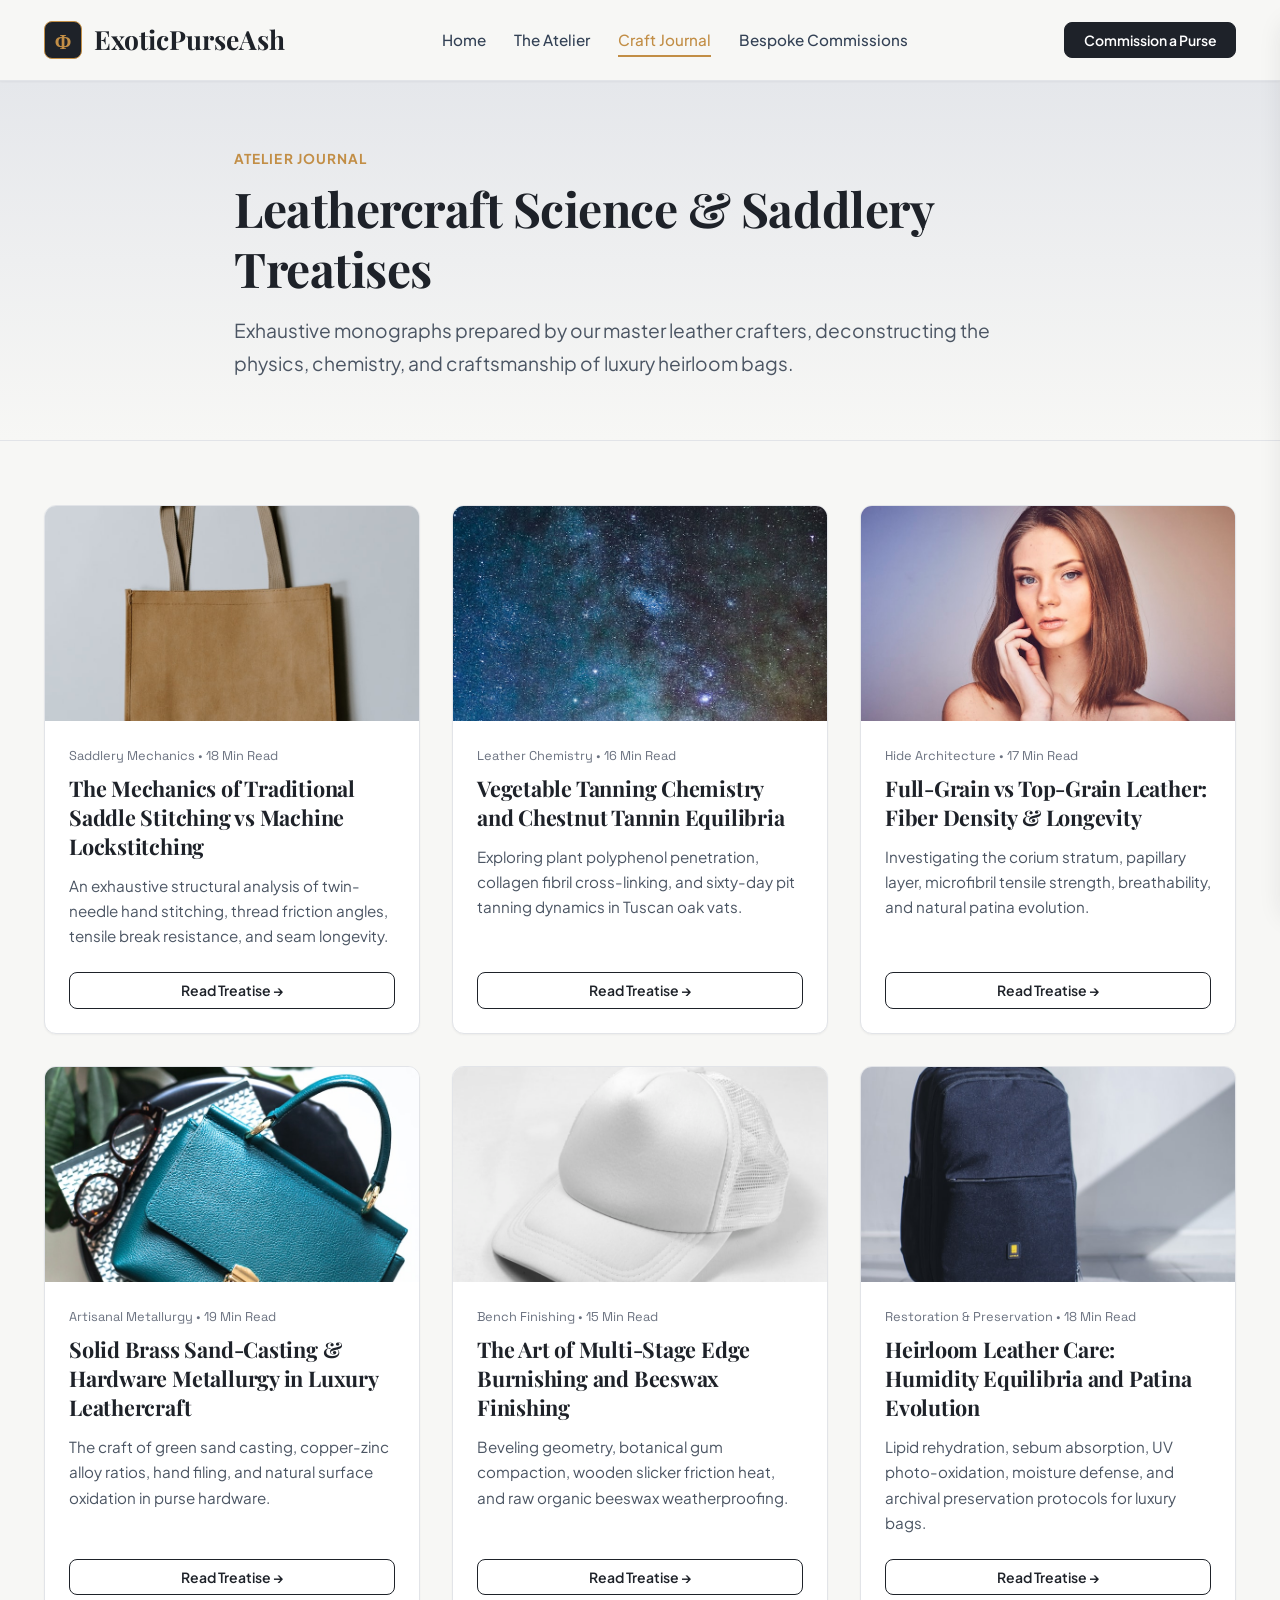
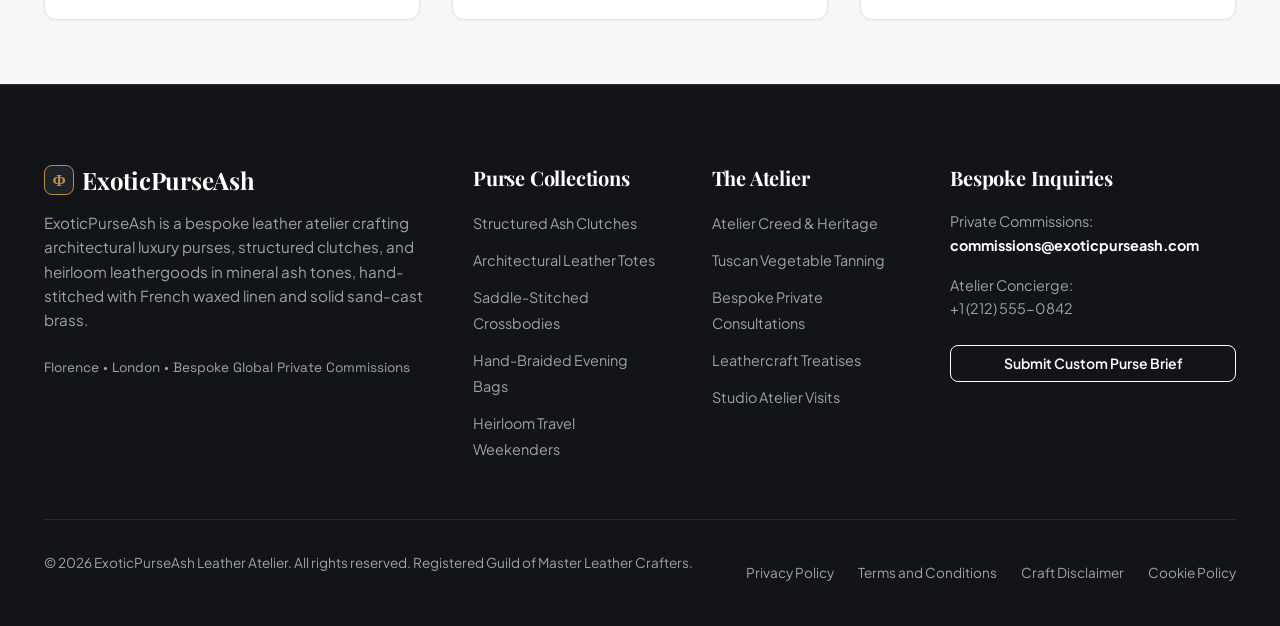
<file: blog/index.html>
<!DOCTYPE html>
<html lang="en">
<head>
  <meta charset="UTF-8">
  <meta name="viewport" content="width=device-width, initial-scale=1.0">
  <title>Craft Journal & Treatises | ExoticPurseAsh Leathercraft</title>
  <meta name="description" content="Read in-depth leathercraft treatises on hand saddle-stitching mechanics, vegetable tanning chemistry, solid brass casting, and heirloom patina care.">
  <link rel="canonical" href="https://exoticpurseash.com/blog.html">
<link rel="preconnect" href="https://fonts.googleapis.com">
<link rel="preconnect" href="https://fonts.gstatic.com" crossorigin>
<link href="https://fonts.googleapis.com/css2?family=Playfair+Display:ital,wght@0,400;0,600;0,700;1,400;1,600&family=Plus+Jakarta+Sans:wght@400;500;600;700;800&family=Space+Grotesk:wght@400;500;700&display=swap" rel="stylesheet">
  <link rel="stylesheet" href="../assets/css/style.css">
  <link rel="icon" href="favicon.ico">
<!-- Google tag (gtag.js) -->
<script async src="https://www.googletagmanager.com/gtag/js?id=G-0LY0HY7L01"></script>
<script>
  window.dataLayer = window.dataLayer || [];
  function gtag(){dataLayer.push(arguments);}
  gtag("js", new Date());
  gtag("config", "G-0LY0HY7L01");
</script>
</head>
<body>

<!-- Header Navigation -->
<header class="site-header">
  <div class="container">
    <div class="nav-inner">
      <a href="index.php" class="brand-logo" aria-label="ExoticPurseAsh Atelier">
        <span class="crest-symbol">&Phi;</span>
        <span>ExoticPurseAsh</span>
      </a>
      <ul class="nav-menu">
        <li><a href="index.php" class="nav-link ">Home</a></li>
        <li><a href="about.html" class="nav-link ">The Atelier</a></li>
        <li><a href="blog.html" class="nav-link active">Craft Journal</a></li>
        <li><a href="contact.html" class="nav-link ">Bespoke Commissions</a></li>
      </ul>
      <div class="nav-actions">
        <a href="contact.html" class="btn btn-primary btn-sm">Commission a Purse</a>
        <button class="hamburger-btn" id="hamburger-btn" aria-label="Open Navigation Menu">
          <svg viewBox="0 0 24 24" fill="none" stroke="currentColor" stroke-width="2"><line x1="3" y1="12" x2="21" y2="12"/><line x1="3" y1="6" x2="21" y2="6"/><line x1="3" y1="18" x2="21" y2="18"/></svg>
        </button>
      </div>
    </div>
  </div>
</header>

<!-- Mobile Navigation Drawer -->
<div class="drawer-overlay" id="drawer-overlay"></div>
<div class="mobile-drawer" id="mobile-drawer" role="dialog" aria-modal="true" aria-label="Mobile Navigation">
  <div class="drawer-header">
    <a href="index.php" class="brand-logo" style="font-size:1.35rem;">
      <span class="crest-symbol" style="width:32px;height:32px;font-size:1rem;">&Phi;</span>
      <span>ExoticPurseAsh</span>
    </a>
    <button class="drawer-close-btn" id="drawer-close" aria-label="Close Navigation Menu">
      <svg width="24" height="24" viewBox="0 0 24 24" fill="none" stroke="currentColor" stroke-width="2"><line x1="18" y1="6" x2="6" y2="18"/><line x1="6" y1="6" x2="18" y2="18"/></svg>
    </button>
  </div>
  <ul class="drawer-nav">
    <li><a href="index.php">Home</a></li>
    <li><a href="about.html">The Atelier</a></li>
    <li><a href="blog.html">Craft Journal</a></li>
    <li><a href="contact.html">Bespoke Commissions</a></li>
    <li><a href="privacy-policy.html">Privacy Policy</a></li>
    <li><a href="terms-and-conditions.html">Terms & Conditions</a></li>
  </ul>
  <div style="margin-top:auto;padding-top:1.5rem;border-top:1px solid var(--color-border);">
    <a href="contact.html" class="btn btn-accent" style="width:100%;">Commission a Purse</a>
  </div>
</div>


<main>
  <section class="article-header">
    <div class="container-narrow">
      <span class="section-tag">Atelier Journal</span>
      <h1 style="font-size:3rem;margin-bottom:1rem;">Leathercraft Science & Saddlery Treatises</h1>
      <p style="font-size:1.2rem;color:var(--color-slate-600);line-height:1.7;">
        Exhaustive monographs prepared by our master leather crafters, deconstructing the physics, chemistry, and craftsmanship of luxury heirloom bags.
      </p>
    </div>
  </section>

  <div class="container" style="padding:4rem 1.5rem;">
    <div class="grid-3">
      <!-- Article 1 -->
      <div class="blog-card">
        <div class="blog-card-media">
          <img src="../assets/images/artisan_saddle_stitching_leather.jpg" alt="Traditional Saddle Stitching" width="380" height="215">
        </div>
        <div class="blog-card-body">
          <div class="blog-card-meta"><span>Saddlery Mechanics</span> &bull; <span>18 Min Read</span></div>
          <h3>The Mechanics of Traditional Saddle Stitching vs Machine Lockstitching</h3>
          <p style="color:var(--color-slate-600);font-size:0.95rem;margin-bottom:1.5rem;">An exhaustive structural analysis of twin-needle hand stitching, thread friction angles, tensile break resistance, and seam longevity.</p>
          <a href="the-mechanics-of-traditional-saddle-stitching-versus-machine-lockstitching.html" class="btn btn-outline btn-sm" style="margin-top:auto;">Read Treatise &rarr;</a>
        </div>
      </div>

      <!-- Article 2 -->
      <div class="blog-card">
        <div class="blog-card-media">
          <img src="../assets/images/vegetable_tanned_leather_hides.jpg" alt="Vegetable Tanning Chemistry" width="380" height="215">
        </div>
        <div class="blog-card-body">
          <div class="blog-card-meta"><span>Leather Chemistry</span> &bull; <span>16 Min Read</span></div>
          <h3>Vegetable Tanning Chemistry and Chestnut Tannin Equilibria</h3>
          <p style="color:var(--color-slate-600);font-size:0.95rem;margin-bottom:1.5rem;">Exploring plant polyphenol penetration, collagen fibril cross-linking, and sixty-day pit tanning dynamics in Tuscan oak vats.</p>
          <a href="vegetable-tanning-chemistry-and-chestnut-tannin-equilibria.html" class="btn btn-outline btn-sm" style="margin-top:auto;">Read Treatise &rarr;</a>
        </div>
      </div>

      <!-- Article 3 -->
      <div class="blog-card">
        <div class="blog-card-media">
          <img src="../assets/images/patina_aged_leather_detail.jpg" alt="Full-Grain Leather Architecture" width="380" height="215">
        </div>
        <div class="blog-card-body">
          <div class="blog-card-meta"><span>Hide Architecture</span> &bull; <span>17 Min Read</span></div>
          <h3>Full-Grain vs Top-Grain Leather: Fiber Density & Longevity</h3>
          <p style="color:var(--color-slate-600);font-size:0.95rem;margin-bottom:1.5rem;">Investigating the corium stratum, papillary layer, microfibril tensile strength, breathability, and natural patina evolution.</p>
          <a href="full-grain-versus-top-grain-leather-fiber-density-and-structural-longevity.html" class="btn btn-outline btn-sm" style="margin-top:auto;">Read Treatise &rarr;</a>
        </div>
      </div>

      <!-- Article 4 -->
      <div class="blog-card">
        <div class="blog-card-media">
          <img src="../assets/images/solid_brass_buckle_hardware.jpg" alt="Solid Brass Sand-Casting" width="380" height="215">
        </div>
        <div class="blog-card-body">
          <div class="blog-card-meta"><span>Artisanal Metallurgy</span> &bull; <span>19 Min Read</span></div>
          <h3>Solid Brass Sand-Casting & Hardware Metallurgy in Luxury Leathercraft</h3>
          <p style="color:var(--color-slate-600);font-size:0.95rem;margin-bottom:1.5rem;">The craft of green sand casting, copper-zinc alloy ratios, hand filing, and natural surface oxidation in purse hardware.</p>
          <a href="solid-brass-sand-casting-and-hardware-metallurgy-in-luxury-leathercraft.html" class="btn btn-outline btn-sm" style="margin-top:auto;">Read Treatise &rarr;</a>
        </div>
      </div>

      <!-- Article 5 -->
      <div class="blog-card">
        <div class="blog-card-media">
          <img src="../assets/images/leather_edge_burnishing_pass.jpg" alt="Edge Burnishing Rituals" width="380" height="215">
        </div>
        <div class="blog-card-body">
          <div class="blog-card-meta"><span>Bench Finishing</span> &bull; <span>15 Min Read</span></div>
          <h3>The Art of Multi-Stage Edge Burnishing and Beeswax Finishing</h3>
          <p style="color:var(--color-slate-600);font-size:0.95rem;margin-bottom:1.5rem;">Beveling geometry, botanical gum compaction, wooden slicker friction heat, and raw organic beeswax weatherproofing.</p>
          <a href="the-art-of-multi-stage-edge-burnishing-and-organic-beeswax-finishing.html" class="btn btn-outline btn-sm" style="margin-top:auto;">Read Treatise &rarr;</a>
        </div>
      </div>

      <!-- Article 6 -->
      <div class="blog-card">
        <div class="blog-card-media">
          <img src="../assets/images/vintage_leather_duffel_bag.jpg" alt="Heirloom Leather Care" width="380" height="215">
        </div>
        <div class="blog-card-body">
          <div class="blog-card-meta"><span>Restoration & Preservation</span> &bull; <span>18 Min Read</span></div>
          <h3>Heirloom Leather Care: Humidity Equilibria and Patina Evolution</h3>
          <p style="color:var(--color-slate-600);font-size:0.95rem;margin-bottom:1.5rem;">Lipid rehydration, sebum absorption, UV photo-oxidation, moisture defense, and archival preservation protocols for luxury bags.</p>
          <a href="heirloom-leather-care-humidity-equilibria-and-patina-evolution.html" class="btn btn-outline btn-sm" style="margin-top:auto;">Read Treatise &rarr;</a>
        </div>
      </div>
    </div>
  </div>
</main>

<!-- Footer -->
<footer class="site-footer">
  <div class="container">
    <div class="footer-grid">
      <div class="footer-brand">
        <h3><span class="crest-symbol" style="width:30px;height:30px;font-size:1rem;">&Phi;</span> ExoticPurseAsh</h3>
        <p>ExoticPurseAsh is a bespoke leather atelier crafting architectural luxury purses, structured clutches, and heirloom leathergoods in mineral ash tones, hand-stitched with French waxed linen and solid sand-cast brass.</p>
        <div style="font-family:var(--font-mono);font-size:0.85rem;color:var(--color-slate-400);">
          <span>Florence &bull; London &bull; Bespoke Global Private Commissions</span>
        </div>
      </div>
      <div>
        <h4 class="footer-title">Purse Collections</h4>
        <ul class="footer-links">
          <li><a href="blog.html">Structured Ash Clutches</a></li>
          <li><a href="blog.html">Architectural Leather Totes</a></li>
          <li><a href="blog.html">Saddle-Stitched Crossbodies</a></li>
          <li><a href="blog.html">Hand-Braided Evening Bags</a></li>
          <li><a href="blog.html">Heirloom Travel Weekenders</a></li>
        </ul>
      </div>
      <div>
        <h4 class="footer-title">The Atelier</h4>
        <ul class="footer-links">
          <li><a href="about.html">Atelier Creed & Heritage</a></li>
          <li><a href="about.html#tannery">Tuscan Vegetable Tanning</a></li>
          <li><a href="contact.html">Bespoke Private Consultations</a></li>
          <li><a href="blog.html">Leathercraft Treatises</a></li>
          <li><a href="contact.html">Studio Atelier Visits</a></li>
        </ul>
      </div>
      <div>
        <h4 class="footer-title">Bespoke Inquiries</h4>
        <p style="font-size:0.9rem;margin-bottom:1rem;">Private Commissions: <br><strong style="color:#ffffff;">commissions@exoticpurseash.com</strong></p>
        <p style="font-size:0.9rem;margin-bottom:1.5rem;">Atelier Concierge: <br>+1 (212) 555-0842</p>
        <a href="contact.html" class="btn btn-outline-white btn-sm" style="width:100%;">Submit Custom Purse Brief</a>
      </div>
    </div>
    <div class="footer-bottom">
      <p>&copy; 2026 ExoticPurseAsh Leather Atelier. All rights reserved. Registered Guild of Master Leather Crafters.</p>
      <div class="footer-legal-links">
        <a href="privacy-policy.html">Privacy Policy</a>
        <a href="terms-and-conditions.html">Terms and Conditions</a>
        <a href="disclaimer.html">Craft Disclaimer</a>
        <a href="cookie-policy.html">Cookie Policy</a>
      </div>
    </div>
  </div>
</footer>
<script src="../assets/js/main.js"></script>


</body>
</html>
</file>
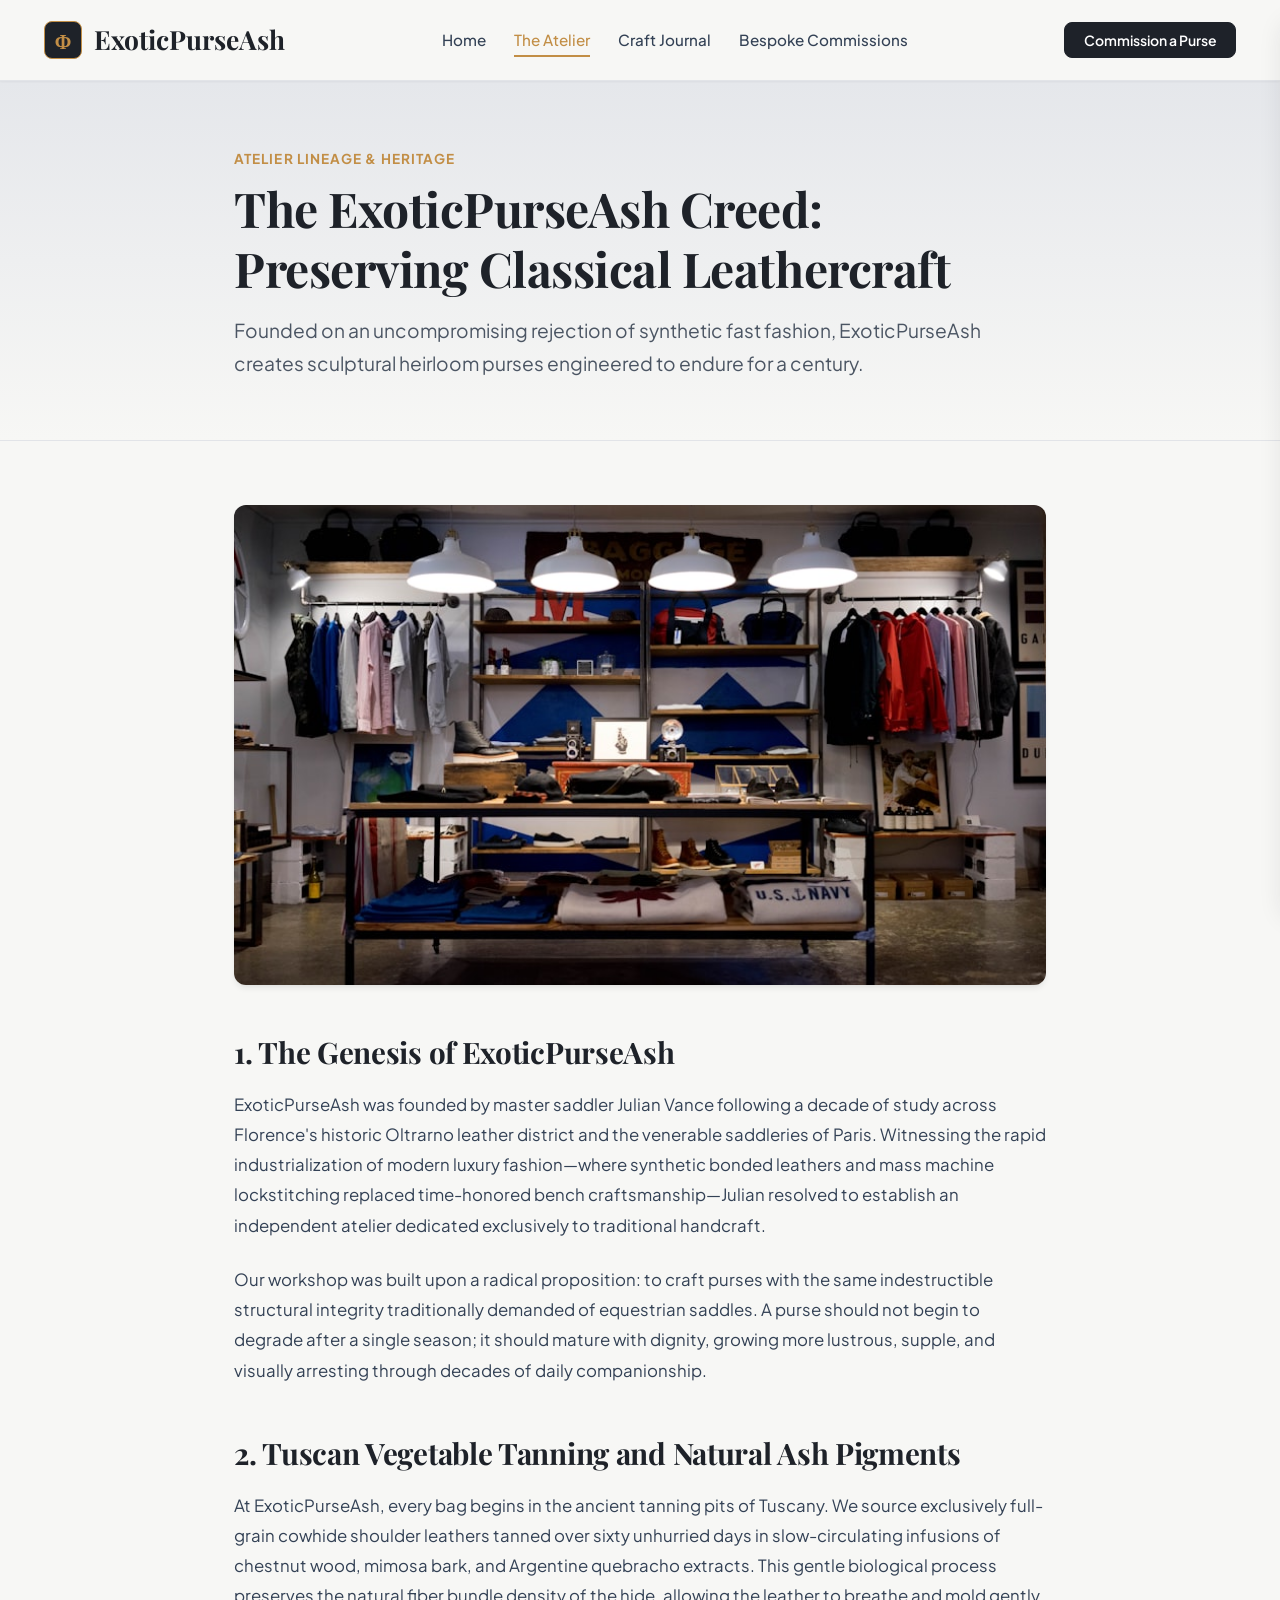
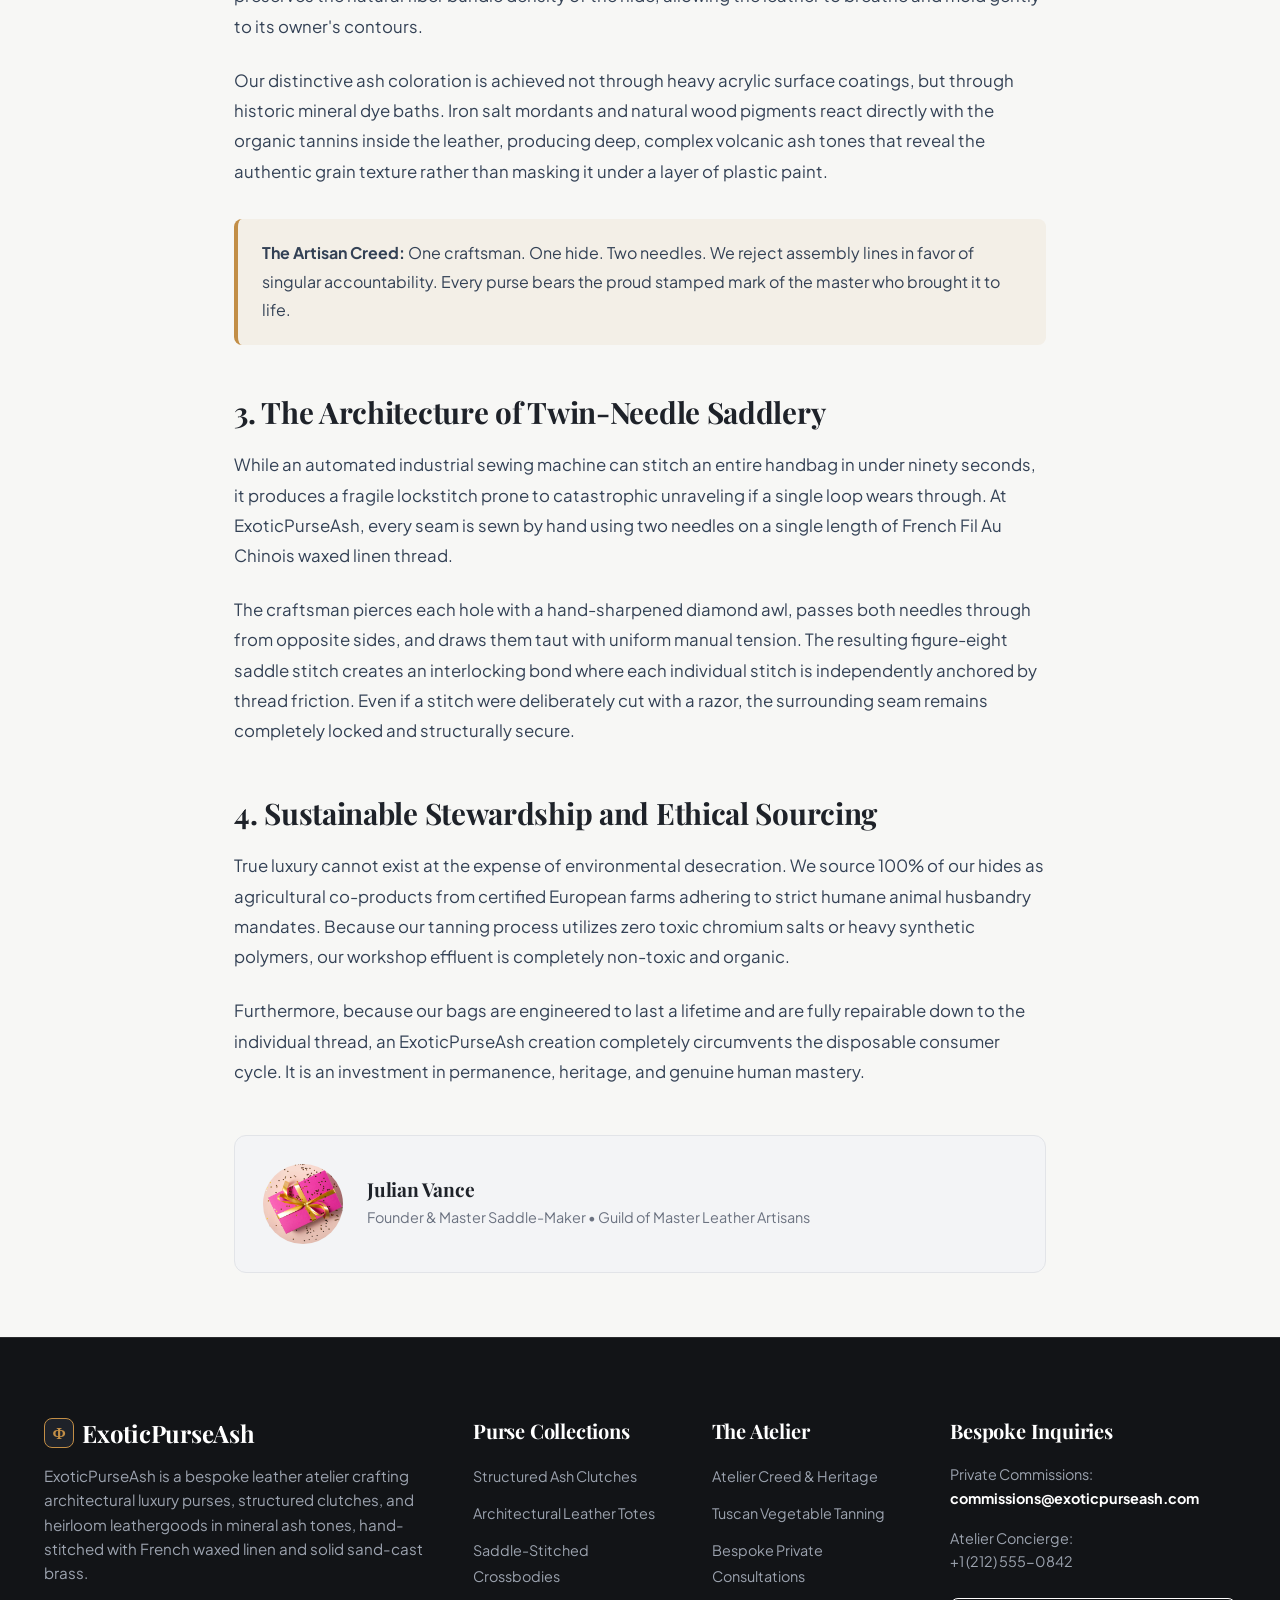
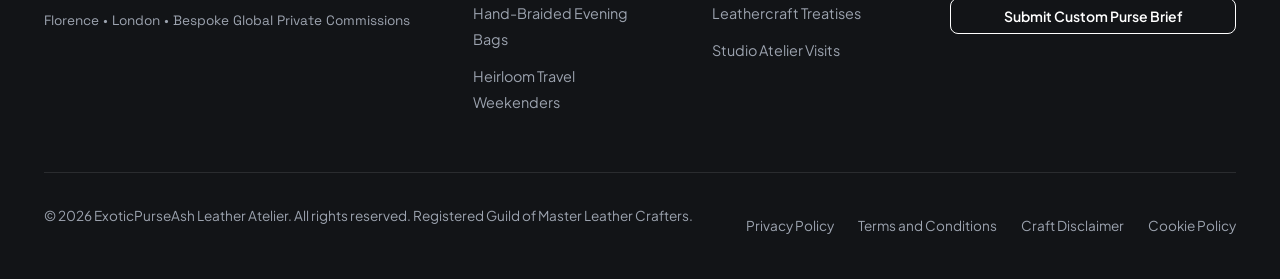
<file: about.html>
<!DOCTYPE html>
<html lang="en">
<head>
  <meta charset="UTF-8">
  <meta name="viewport" content="width=device-width, initial-scale=1.0">
  <title>The Atelier & Heritage | ExoticPurseAsh Leathercraft</title>
  <meta name="description" content="Discover the history, saddlery lineage, vegetable tanning heritage, and master craftsmen behind ExoticPurseAsh luxury handcrafted bags.">
  <link rel="canonical" href="https://exoticpurseash.com/about.html">
<link rel="preconnect" href="https://fonts.googleapis.com">
<link rel="preconnect" href="https://fonts.gstatic.com" crossorigin>
<link href="https://fonts.googleapis.com/css2?family=Playfair+Display:ital,wght@0,400;0,600;0,700;1,400;1,600&family=Plus+Jakarta+Sans:wght@400;500;600;700;800&family=Space+Grotesk:wght@400;500;700&display=swap" rel="stylesheet">
  <link rel="stylesheet" href="assets/css/style.css">
  <link rel="icon" href="favicon.ico">
<!-- Google tag (gtag.js) -->
<script async src="https://www.googletagmanager.com/gtag/js?id=G-0LY0HY7L01"></script>
<script>
  window.dataLayer = window.dataLayer || [];
  function gtag(){dataLayer.push(arguments);}
  gtag("js", new Date());
  gtag("config", "G-0LY0HY7L01");
</script>
</head>
<body>

<!-- Header Navigation -->
<header class="site-header">
  <div class="container">
    <div class="nav-inner">
      <a href="index.php" class="brand-logo" aria-label="ExoticPurseAsh Atelier">
        <span class="crest-symbol">&Phi;</span>
        <span>ExoticPurseAsh</span>
      </a>
      <ul class="nav-menu">
        <li><a href="index.php" class="nav-link ">Home</a></li>
        <li><a href="about.html" class="nav-link active">The Atelier</a></li>
        <li><a href="blog.html" class="nav-link ">Craft Journal</a></li>
        <li><a href="contact.html" class="nav-link ">Bespoke Commissions</a></li>
      </ul>
      <div class="nav-actions">
        <a href="contact.html" class="btn btn-primary btn-sm">Commission a Purse</a>
        <button class="hamburger-btn" id="hamburger-btn" aria-label="Open Navigation Menu">
          <svg viewBox="0 0 24 24" fill="none" stroke="currentColor" stroke-width="2"><line x1="3" y1="12" x2="21" y2="12"/><line x1="3" y1="6" x2="21" y2="6"/><line x1="3" y1="18" x2="21" y2="18"/></svg>
        </button>
      </div>
    </div>
  </div>
</header>

<!-- Mobile Navigation Drawer -->
<div class="drawer-overlay" id="drawer-overlay"></div>
<div class="mobile-drawer" id="mobile-drawer" role="dialog" aria-modal="true" aria-label="Mobile Navigation">
  <div class="drawer-header">
    <a href="index.php" class="brand-logo" style="font-size:1.35rem;">
      <span class="crest-symbol" style="width:32px;height:32px;font-size:1rem;">&Phi;</span>
      <span>ExoticPurseAsh</span>
    </a>
    <button class="drawer-close-btn" id="drawer-close" aria-label="Close Navigation Menu">
      <svg width="24" height="24" viewBox="0 0 24 24" fill="none" stroke="currentColor" stroke-width="2"><line x1="18" y1="6" x2="6" y2="18"/><line x1="6" y1="6" x2="18" y2="18"/></svg>
    </button>
  </div>
  <ul class="drawer-nav">
    <li><a href="index.php">Home</a></li>
    <li><a href="about.html">The Atelier</a></li>
    <li><a href="blog.html">Craft Journal</a></li>
    <li><a href="contact.html">Bespoke Commissions</a></li>
    <li><a href="privacy-policy.html">Privacy Policy</a></li>
    <li><a href="terms-and-conditions.html">Terms & Conditions</a></li>
  </ul>
  <div style="margin-top:auto;padding-top:1.5rem;border-top:1px solid var(--color-border);">
    <a href="contact.html" class="btn btn-accent" style="width:100%;">Commission a Purse</a>
  </div>
</div>


<main>
  <section class="article-header">
    <div class="container-narrow">
      <span class="section-tag">Atelier Lineage & Heritage</span>
      <h1 style="font-size:3rem;margin-bottom:1rem;">The ExoticPurseAsh Creed: Preserving Classical Leathercraft</h1>
      <p style="font-size:1.2rem;color:var(--color-slate-600);line-height:1.7;">
        Founded on an uncompromising rejection of synthetic fast fashion, ExoticPurseAsh creates sculptural heirloom purses engineered to endure for a century.
      </p>
    </div>
  </section>

  <div class="container-narrow" style="padding:4rem 1.5rem;">
    <img src="assets/images/luxury_purse_boutique_interior.jpg" alt="ExoticPurseAsh Atelier Showroom" class="article-featured-img">

    <article class="article-content" style="margin:0;max-width:100%;">
      <h2>1. The Genesis of ExoticPurseAsh</h2>
      <p>ExoticPurseAsh was founded by master saddler Julian Vance following a decade of study across Florence's historic Oltrarno leather district and the venerable saddleries of Paris. Witnessing the rapid industrialization of modern luxury fashion—where synthetic bonded leathers and mass machine lockstitching replaced time-honored bench craftsmanship—Julian resolved to establish an independent atelier dedicated exclusively to traditional handcraft.</p>
      <p>Our workshop was built upon a radical proposition: to craft purses with the same indestructible structural integrity traditionally demanded of equestrian saddles. A purse should not begin to degrade after a single season; it should mature with dignity, growing more lustrous, supple, and visually arresting through decades of daily companionship.</p>

      <h2 id="tannery">2. Tuscan Vegetable Tanning and Natural Ash Pigments</h2>
      <p>At ExoticPurseAsh, every bag begins in the ancient tanning pits of Tuscany. We source exclusively full-grain cowhide shoulder leathers tanned over sixty unhurried days in slow-circulating infusions of chestnut wood, mimosa bark, and Argentine quebracho extracts. This gentle biological process preserves the natural fiber bundle density of the hide, allowing the leather to breathe and mold gently to its owner's contours.</p>
      <p>Our distinctive ash coloration is achieved not through heavy acrylic surface coatings, but through historic mineral dye baths. Iron salt mordants and natural wood pigments react directly with the organic tannins inside the leather, producing deep, complex volcanic ash tones that reveal the authentic grain texture rather than masking it under a layer of plastic paint.</p>

      <div class="callout-box">
        <strong>The Artisan Creed:</strong> One craftsman. One hide. Two needles. We reject assembly lines in favor of singular accountability. Every purse bears the proud stamped mark of the master who brought it to life.
      </div>

      <h2>3. The Architecture of Twin-Needle Saddlery</h2>
      <p>While an automated industrial sewing machine can stitch an entire handbag in under ninety seconds, it produces a fragile lockstitch prone to catastrophic unraveling if a single loop wears through. At ExoticPurseAsh, every seam is sewn by hand using two needles on a single length of French Fil Au Chinois waxed linen thread.</p>
      <p>The craftsman pierces each hole with a hand-sharpened diamond awl, passes both needles through from opposite sides, and draws them taut with uniform manual tension. The resulting figure-eight saddle stitch creates an interlocking bond where each individual stitch is independently anchored by thread friction. Even if a stitch were deliberately cut with a razor, the surrounding seam remains completely locked and structurally secure.</p>

      <h2>4. Sustainable Stewardship and Ethical Sourcing</h2>
      <p>True luxury cannot exist at the expense of environmental desecration. We source 100% of our hides as agricultural co-products from certified European farms adhering to strict humane animal husbandry mandates. Because our tanning process utilizes zero toxic chromium salts or heavy synthetic polymers, our workshop effluent is completely non-toxic and organic.</p>
      <p>Furthermore, because our bags are engineered to last a lifetime and are fully repairable down to the individual thread, an ExoticPurseAsh creation completely circumvents the disposable consumer cycle. It is an investment in permanence, heritage, and genuine human mastery.</p>

      <div class="author-box" style="margin-top:3rem;">
        <img src="assets/images/artisan_stitching_leather_bag.jpg" alt="Julian Vance" style="width:80px;height:80px;border-radius:var(--radius-full);object-fit:cover;">
        <div>
          <h4 style="margin-bottom:0.25rem;">Julian Vance</h4>
          <p style="color:var(--color-slate-500);font-size:0.9rem;margin-bottom:0;">Founder & Master Saddle-Maker &bull; Guild of Master Leather Artisans</p>
        </div>
      </div>
    </article>
  </div>
</main>

<!-- Footer -->
<footer class="site-footer">
  <div class="container">
    <div class="footer-grid">
      <div class="footer-brand">
        <h3><span class="crest-symbol" style="width:30px;height:30px;font-size:1rem;">&Phi;</span> ExoticPurseAsh</h3>
        <p>ExoticPurseAsh is a bespoke leather atelier crafting architectural luxury purses, structured clutches, and heirloom leathergoods in mineral ash tones, hand-stitched with French waxed linen and solid sand-cast brass.</p>
        <div style="font-family:var(--font-mono);font-size:0.85rem;color:var(--color-slate-400);">
          <span>Florence &bull; London &bull; Bespoke Global Private Commissions</span>
        </div>
      </div>
      <div>
        <h4 class="footer-title">Purse Collections</h4>
        <ul class="footer-links">
          <li><a href="blog.html">Structured Ash Clutches</a></li>
          <li><a href="blog.html">Architectural Leather Totes</a></li>
          <li><a href="blog.html">Saddle-Stitched Crossbodies</a></li>
          <li><a href="blog.html">Hand-Braided Evening Bags</a></li>
          <li><a href="blog.html">Heirloom Travel Weekenders</a></li>
        </ul>
      </div>
      <div>
        <h4 class="footer-title">The Atelier</h4>
        <ul class="footer-links">
          <li><a href="about.html">Atelier Creed & Heritage</a></li>
          <li><a href="about.html#tannery">Tuscan Vegetable Tanning</a></li>
          <li><a href="contact.html">Bespoke Private Consultations</a></li>
          <li><a href="blog.html">Leathercraft Treatises</a></li>
          <li><a href="contact.html">Studio Atelier Visits</a></li>
        </ul>
      </div>
      <div>
        <h4 class="footer-title">Bespoke Inquiries</h4>
        <p style="font-size:0.9rem;margin-bottom:1rem;">Private Commissions: <br><strong style="color:#ffffff;">commissions@exoticpurseash.com</strong></p>
        <p style="font-size:0.9rem;margin-bottom:1.5rem;">Atelier Concierge: <br>+1 (212) 555-0842</p>
        <a href="contact.html" class="btn btn-outline-white btn-sm" style="width:100%;">Submit Custom Purse Brief</a>
      </div>
    </div>
    <div class="footer-bottom">
      <p>&copy; 2026 ExoticPurseAsh Leather Atelier. All rights reserved. Registered Guild of Master Leather Crafters.</p>
      <div class="footer-legal-links">
        <a href="privacy-policy.html">Privacy Policy</a>
        <a href="terms-and-conditions.html">Terms and Conditions</a>
        <a href="disclaimer.html">Craft Disclaimer</a>
        <a href="cookie-policy.html">Cookie Policy</a>
      </div>
    </div>
  </div>
</footer>
<script src="assets/js/main.js"></script>


</body>
</html>
</file>
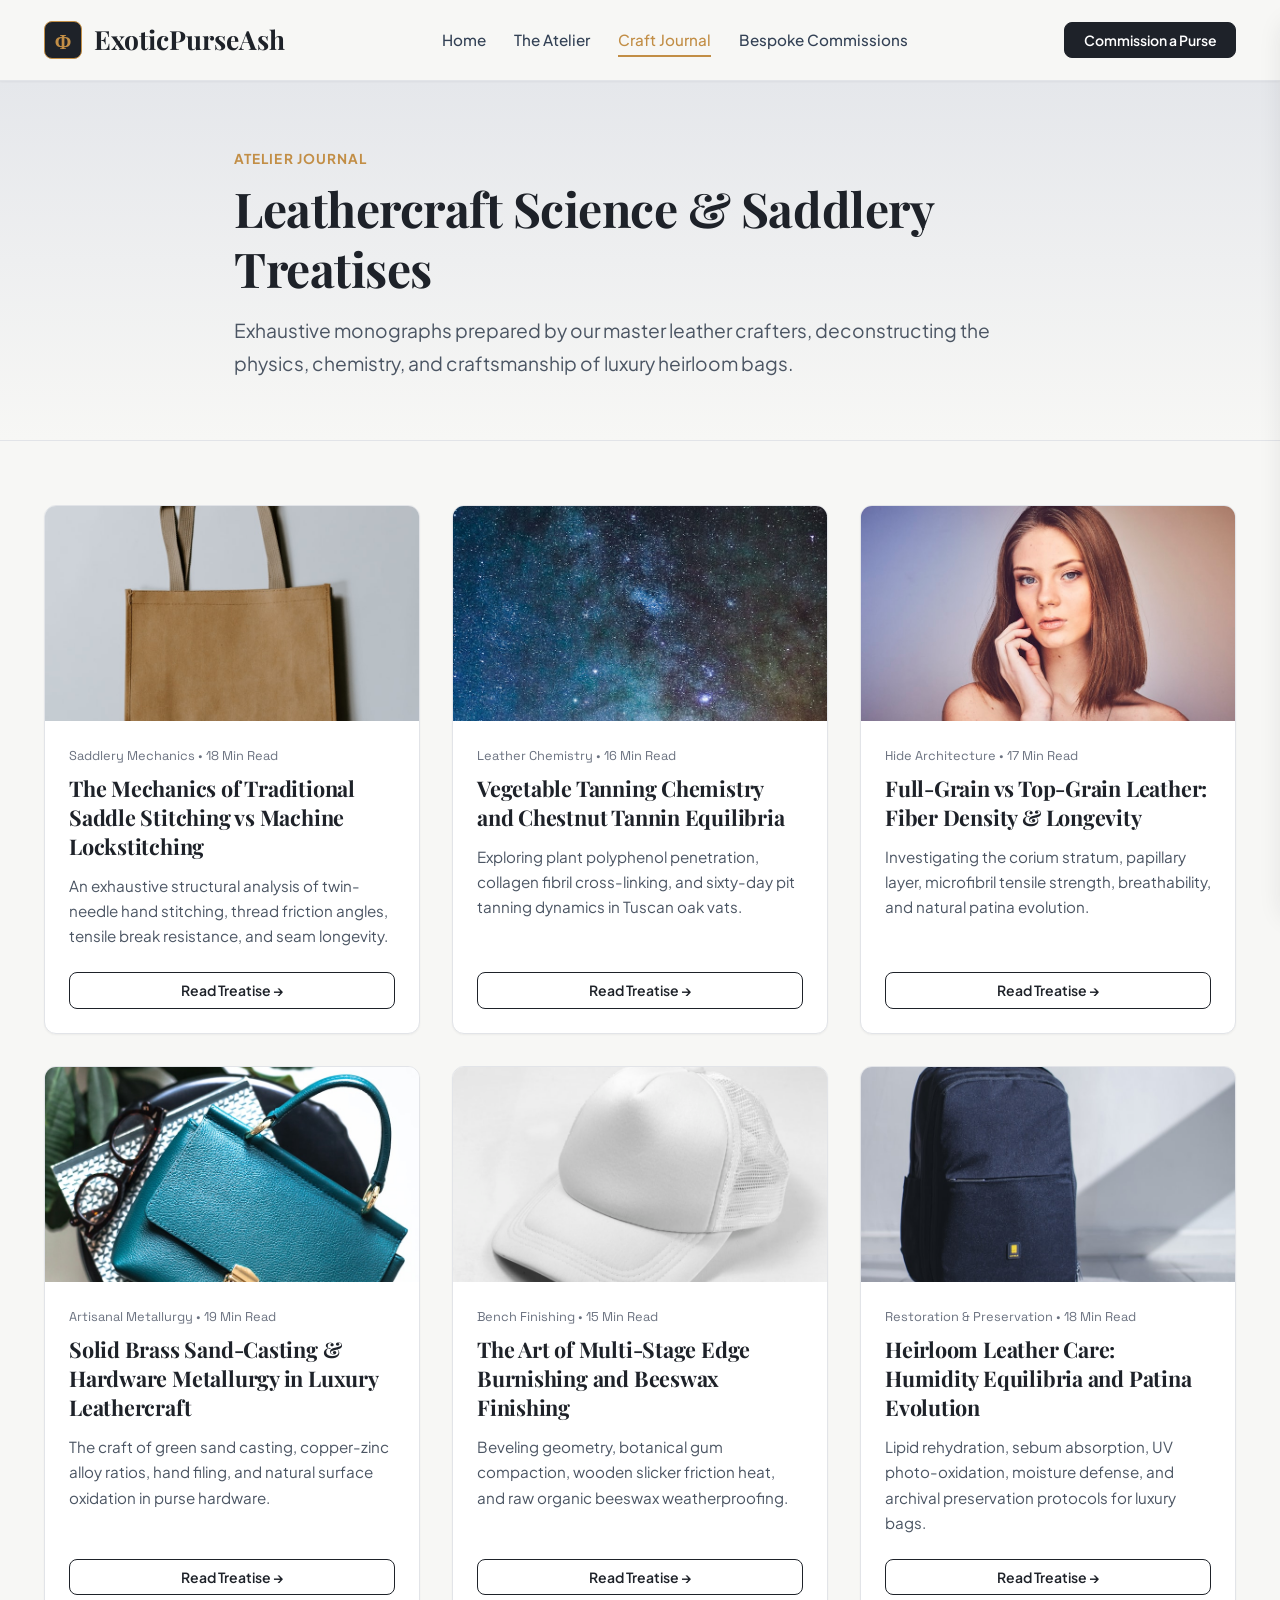
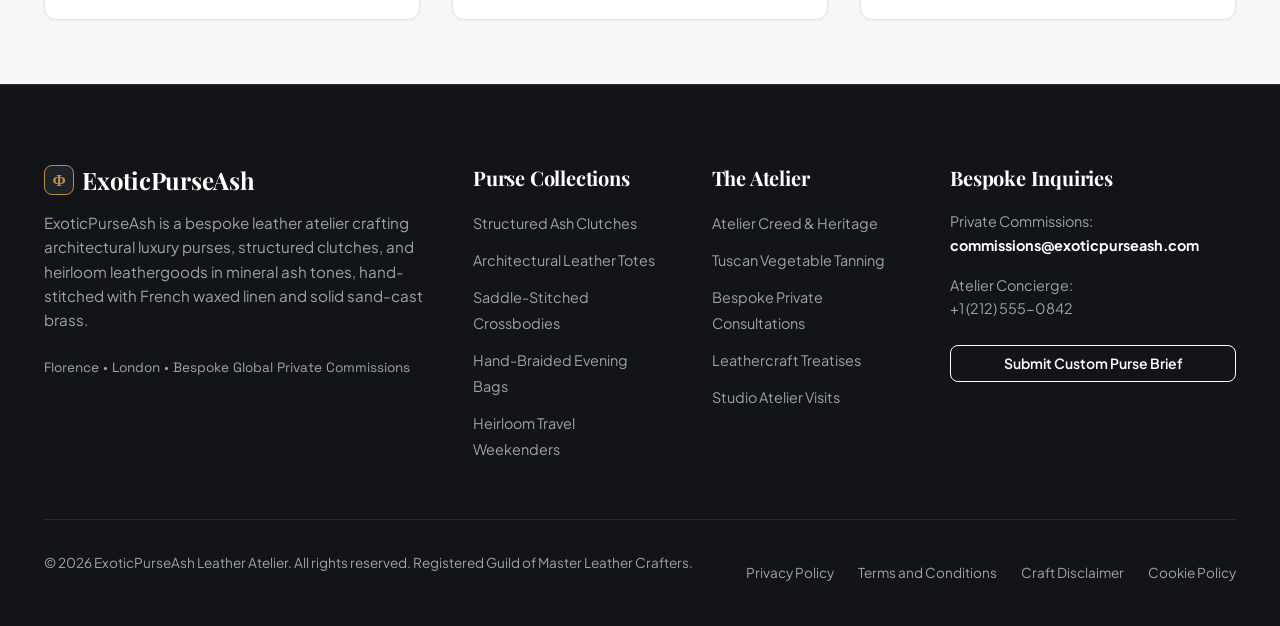
<file: blog.html>
<!DOCTYPE html>
<html lang="en">
<head>
  <meta charset="UTF-8">
  <meta name="viewport" content="width=device-width, initial-scale=1.0">
  <title>Craft Journal & Treatises | ExoticPurseAsh Leathercraft</title>
  <meta name="description" content="Read in-depth leathercraft treatises on hand saddle-stitching mechanics, vegetable tanning chemistry, solid brass casting, and heirloom patina care.">
  <link rel="canonical" href="https://exoticpurseash.com/blog.html">
<link rel="preconnect" href="https://fonts.googleapis.com">
<link rel="preconnect" href="https://fonts.gstatic.com" crossorigin>
<link href="https://fonts.googleapis.com/css2?family=Playfair+Display:ital,wght@0,400;0,600;0,700;1,400;1,600&family=Plus+Jakarta+Sans:wght@400;500;600;700;800&family=Space+Grotesk:wght@400;500;700&display=swap" rel="stylesheet">
  <link rel="stylesheet" href="assets/css/style.css">
  <link rel="icon" href="favicon.ico">
<!-- Google tag (gtag.js) -->
<script async src="https://www.googletagmanager.com/gtag/js?id=G-0LY0HY7L01"></script>
<script>
  window.dataLayer = window.dataLayer || [];
  function gtag(){dataLayer.push(arguments);}
  gtag("js", new Date());
  gtag("config", "G-0LY0HY7L01");
</script>
</head>
<body>

<!-- Header Navigation -->
<header class="site-header">
  <div class="container">
    <div class="nav-inner">
      <a href="index.php" class="brand-logo" aria-label="ExoticPurseAsh Atelier">
        <span class="crest-symbol">&Phi;</span>
        <span>ExoticPurseAsh</span>
      </a>
      <ul class="nav-menu">
        <li><a href="index.php" class="nav-link ">Home</a></li>
        <li><a href="about.html" class="nav-link ">The Atelier</a></li>
        <li><a href="blog.html" class="nav-link active">Craft Journal</a></li>
        <li><a href="contact.html" class="nav-link ">Bespoke Commissions</a></li>
      </ul>
      <div class="nav-actions">
        <a href="contact.html" class="btn btn-primary btn-sm">Commission a Purse</a>
        <button class="hamburger-btn" id="hamburger-btn" aria-label="Open Navigation Menu">
          <svg viewBox="0 0 24 24" fill="none" stroke="currentColor" stroke-width="2"><line x1="3" y1="12" x2="21" y2="12"/><line x1="3" y1="6" x2="21" y2="6"/><line x1="3" y1="18" x2="21" y2="18"/></svg>
        </button>
      </div>
    </div>
  </div>
</header>

<!-- Mobile Navigation Drawer -->
<div class="drawer-overlay" id="drawer-overlay"></div>
<div class="mobile-drawer" id="mobile-drawer" role="dialog" aria-modal="true" aria-label="Mobile Navigation">
  <div class="drawer-header">
    <a href="index.php" class="brand-logo" style="font-size:1.35rem;">
      <span class="crest-symbol" style="width:32px;height:32px;font-size:1rem;">&Phi;</span>
      <span>ExoticPurseAsh</span>
    </a>
    <button class="drawer-close-btn" id="drawer-close" aria-label="Close Navigation Menu">
      <svg width="24" height="24" viewBox="0 0 24 24" fill="none" stroke="currentColor" stroke-width="2"><line x1="18" y1="6" x2="6" y2="18"/><line x1="6" y1="6" x2="18" y2="18"/></svg>
    </button>
  </div>
  <ul class="drawer-nav">
    <li><a href="index.php">Home</a></li>
    <li><a href="about.html">The Atelier</a></li>
    <li><a href="blog.html">Craft Journal</a></li>
    <li><a href="contact.html">Bespoke Commissions</a></li>
    <li><a href="privacy-policy.html">Privacy Policy</a></li>
    <li><a href="terms-and-conditions.html">Terms & Conditions</a></li>
  </ul>
  <div style="margin-top:auto;padding-top:1.5rem;border-top:1px solid var(--color-border);">
    <a href="contact.html" class="btn btn-accent" style="width:100%;">Commission a Purse</a>
  </div>
</div>


<main>
  <section class="article-header">
    <div class="container-narrow">
      <span class="section-tag">Atelier Journal</span>
      <h1 style="font-size:3rem;margin-bottom:1rem;">Leathercraft Science & Saddlery Treatises</h1>
      <p style="font-size:1.2rem;color:var(--color-slate-600);line-height:1.7;">
        Exhaustive monographs prepared by our master leather crafters, deconstructing the physics, chemistry, and craftsmanship of luxury heirloom bags.
      </p>
    </div>
  </section>

  <div class="container" style="padding:4rem 1.5rem;">
    <div class="grid-3">
      <!-- Article 1 -->
      <div class="blog-card">
        <div class="blog-card-media">
          <img src="assets/images/artisan_saddle_stitching_leather.jpg" alt="Traditional Saddle Stitching" width="380" height="215">
        </div>
        <div class="blog-card-body">
          <div class="blog-card-meta"><span>Saddlery Mechanics</span> &bull; <span>18 Min Read</span></div>
          <h3>The Mechanics of Traditional Saddle Stitching vs Machine Lockstitching</h3>
          <p style="color:var(--color-slate-600);font-size:0.95rem;margin-bottom:1.5rem;">An exhaustive structural analysis of twin-needle hand stitching, thread friction angles, tensile break resistance, and seam longevity.</p>
          <a href="blog/the-mechanics-of-traditional-saddle-stitching-versus-machine-lockstitching.html" class="btn btn-outline btn-sm" style="margin-top:auto;">Read Treatise &rarr;</a>
        </div>
      </div>

      <!-- Article 2 -->
      <div class="blog-card">
        <div class="blog-card-media">
          <img src="assets/images/vegetable_tanned_leather_hides.jpg" alt="Vegetable Tanning Chemistry" width="380" height="215">
        </div>
        <div class="blog-card-body">
          <div class="blog-card-meta"><span>Leather Chemistry</span> &bull; <span>16 Min Read</span></div>
          <h3>Vegetable Tanning Chemistry and Chestnut Tannin Equilibria</h3>
          <p style="color:var(--color-slate-600);font-size:0.95rem;margin-bottom:1.5rem;">Exploring plant polyphenol penetration, collagen fibril cross-linking, and sixty-day pit tanning dynamics in Tuscan oak vats.</p>
          <a href="blog/vegetable-tanning-chemistry-and-chestnut-tannin-equilibria.html" class="btn btn-outline btn-sm" style="margin-top:auto;">Read Treatise &rarr;</a>
        </div>
      </div>

      <!-- Article 3 -->
      <div class="blog-card">
        <div class="blog-card-media">
          <img src="assets/images/patina_aged_leather_detail.jpg" alt="Full-Grain Leather Architecture" width="380" height="215">
        </div>
        <div class="blog-card-body">
          <div class="blog-card-meta"><span>Hide Architecture</span> &bull; <span>17 Min Read</span></div>
          <h3>Full-Grain vs Top-Grain Leather: Fiber Density & Longevity</h3>
          <p style="color:var(--color-slate-600);font-size:0.95rem;margin-bottom:1.5rem;">Investigating the corium stratum, papillary layer, microfibril tensile strength, breathability, and natural patina evolution.</p>
          <a href="blog/full-grain-versus-top-grain-leather-fiber-density-and-structural-longevity.html" class="btn btn-outline btn-sm" style="margin-top:auto;">Read Treatise &rarr;</a>
        </div>
      </div>

      <!-- Article 4 -->
      <div class="blog-card">
        <div class="blog-card-media">
          <img src="assets/images/solid_brass_buckle_hardware.jpg" alt="Solid Brass Sand-Casting" width="380" height="215">
        </div>
        <div class="blog-card-body">
          <div class="blog-card-meta"><span>Artisanal Metallurgy</span> &bull; <span>19 Min Read</span></div>
          <h3>Solid Brass Sand-Casting & Hardware Metallurgy in Luxury Leathercraft</h3>
          <p style="color:var(--color-slate-600);font-size:0.95rem;margin-bottom:1.5rem;">The craft of green sand casting, copper-zinc alloy ratios, hand filing, and natural surface oxidation in purse hardware.</p>
          <a href="blog/solid-brass-sand-casting-and-hardware-metallurgy-in-luxury-leathercraft.html" class="btn btn-outline btn-sm" style="margin-top:auto;">Read Treatise &rarr;</a>
        </div>
      </div>

      <!-- Article 5 -->
      <div class="blog-card">
        <div class="blog-card-media">
          <img src="assets/images/leather_edge_burnishing_pass.jpg" alt="Edge Burnishing Rituals" width="380" height="215">
        </div>
        <div class="blog-card-body">
          <div class="blog-card-meta"><span>Bench Finishing</span> &bull; <span>15 Min Read</span></div>
          <h3>The Art of Multi-Stage Edge Burnishing and Beeswax Finishing</h3>
          <p style="color:var(--color-slate-600);font-size:0.95rem;margin-bottom:1.5rem;">Beveling geometry, botanical gum compaction, wooden slicker friction heat, and raw organic beeswax weatherproofing.</p>
          <a href="blog/the-art-of-multi-stage-edge-burnishing-and-organic-beeswax-finishing.html" class="btn btn-outline btn-sm" style="margin-top:auto;">Read Treatise &rarr;</a>
        </div>
      </div>

      <!-- Article 6 -->
      <div class="blog-card">
        <div class="blog-card-media">
          <img src="assets/images/vintage_leather_duffel_bag.jpg" alt="Heirloom Leather Care" width="380" height="215">
        </div>
        <div class="blog-card-body">
          <div class="blog-card-meta"><span>Restoration & Preservation</span> &bull; <span>18 Min Read</span></div>
          <h3>Heirloom Leather Care: Humidity Equilibria and Patina Evolution</h3>
          <p style="color:var(--color-slate-600);font-size:0.95rem;margin-bottom:1.5rem;">Lipid rehydration, sebum absorption, UV photo-oxidation, moisture defense, and archival preservation protocols for luxury bags.</p>
          <a href="blog/heirloom-leather-care-humidity-equilibria-and-patina-evolution.html" class="btn btn-outline btn-sm" style="margin-top:auto;">Read Treatise &rarr;</a>
        </div>
      </div>
    </div>
  </div>
</main>

<!-- Footer -->
<footer class="site-footer">
  <div class="container">
    <div class="footer-grid">
      <div class="footer-brand">
        <h3><span class="crest-symbol" style="width:30px;height:30px;font-size:1rem;">&Phi;</span> ExoticPurseAsh</h3>
        <p>ExoticPurseAsh is a bespoke leather atelier crafting architectural luxury purses, structured clutches, and heirloom leathergoods in mineral ash tones, hand-stitched with French waxed linen and solid sand-cast brass.</p>
        <div style="font-family:var(--font-mono);font-size:0.85rem;color:var(--color-slate-400);">
          <span>Florence &bull; London &bull; Bespoke Global Private Commissions</span>
        </div>
      </div>
      <div>
        <h4 class="footer-title">Purse Collections</h4>
        <ul class="footer-links">
          <li><a href="blog.html">Structured Ash Clutches</a></li>
          <li><a href="blog.html">Architectural Leather Totes</a></li>
          <li><a href="blog.html">Saddle-Stitched Crossbodies</a></li>
          <li><a href="blog.html">Hand-Braided Evening Bags</a></li>
          <li><a href="blog.html">Heirloom Travel Weekenders</a></li>
        </ul>
      </div>
      <div>
        <h4 class="footer-title">The Atelier</h4>
        <ul class="footer-links">
          <li><a href="about.html">Atelier Creed & Heritage</a></li>
          <li><a href="about.html#tannery">Tuscan Vegetable Tanning</a></li>
          <li><a href="contact.html">Bespoke Private Consultations</a></li>
          <li><a href="blog.html">Leathercraft Treatises</a></li>
          <li><a href="contact.html">Studio Atelier Visits</a></li>
        </ul>
      </div>
      <div>
        <h4 class="footer-title">Bespoke Inquiries</h4>
        <p style="font-size:0.9rem;margin-bottom:1rem;">Private Commissions: <br><strong style="color:#ffffff;">commissions@exoticpurseash.com</strong></p>
        <p style="font-size:0.9rem;margin-bottom:1.5rem;">Atelier Concierge: <br>+1 (212) 555-0842</p>
        <a href="contact.html" class="btn btn-outline-white btn-sm" style="width:100%;">Submit Custom Purse Brief</a>
      </div>
    </div>
    <div class="footer-bottom">
      <p>&copy; 2026 ExoticPurseAsh Leather Atelier. All rights reserved. Registered Guild of Master Leather Crafters.</p>
      <div class="footer-legal-links">
        <a href="privacy-policy.html">Privacy Policy</a>
        <a href="terms-and-conditions.html">Terms and Conditions</a>
        <a href="disclaimer.html">Craft Disclaimer</a>
        <a href="cookie-policy.html">Cookie Policy</a>
      </div>
    </div>
  </div>
</footer>
<script src="assets/js/main.js"></script>


</body>
</html>
</file>
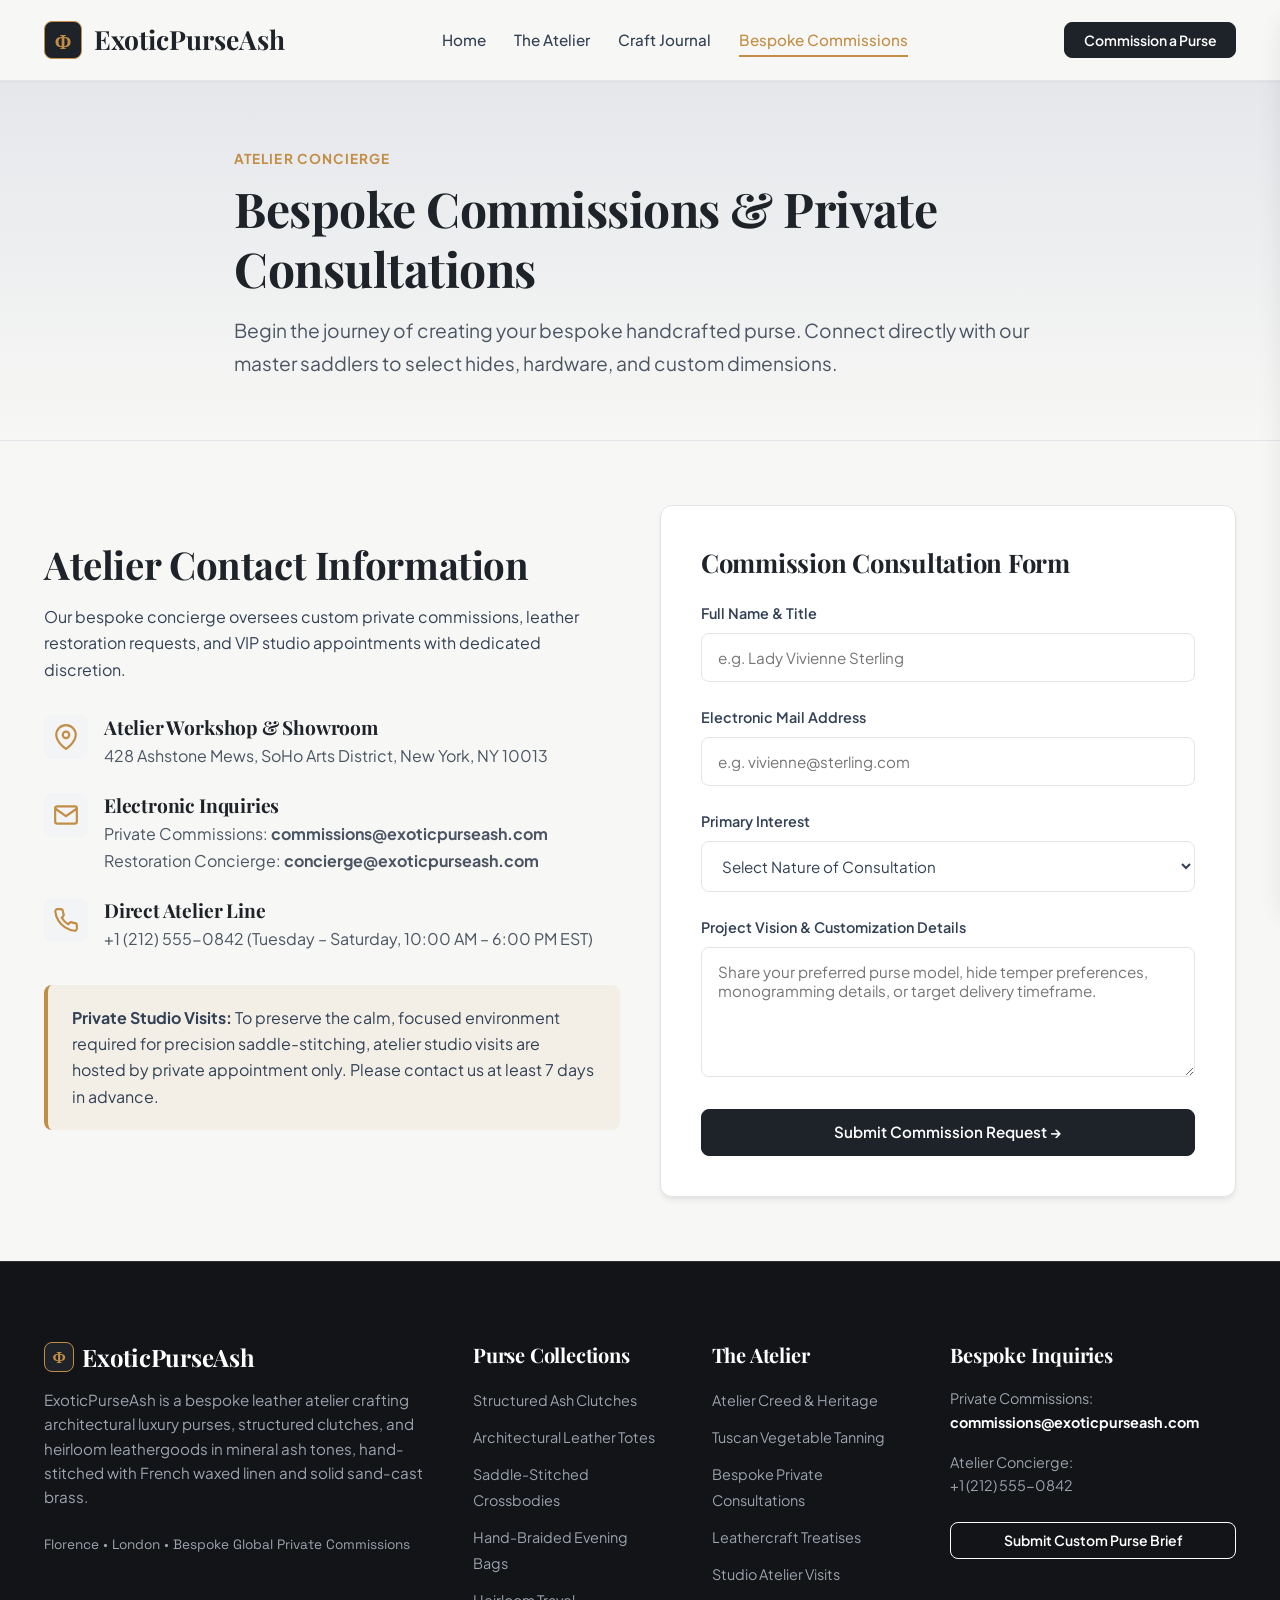
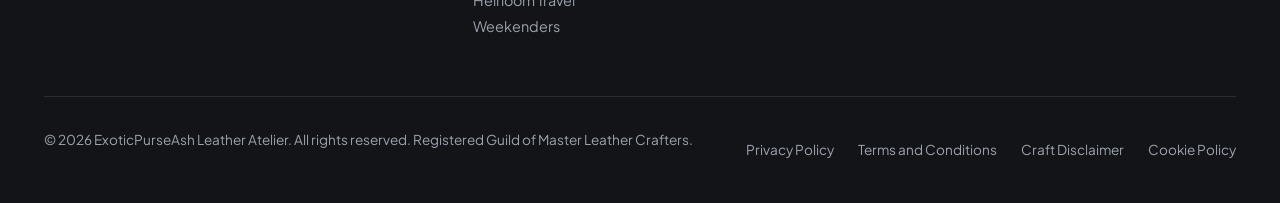
<file: contact.html>
<!DOCTYPE html>
<html lang="en">
<head>
  <meta charset="UTF-8">
  <meta name="viewport" content="width=device-width, initial-scale=1.0">
  <title>Bespoke Commissions & Inquiries | ExoticPurseAsh</title>
  <meta name="description" content="Schedule a private consultation, commission a bespoke luxury leather purse, or inquire about custom hide swatches at ExoticPurseAsh.">
  <link rel="canonical" href="https://exoticpurseash.com/contact.html">
<link rel="preconnect" href="https://fonts.googleapis.com">
<link rel="preconnect" href="https://fonts.gstatic.com" crossorigin>
<link href="https://fonts.googleapis.com/css2?family=Playfair+Display:ital,wght@0,400;0,600;0,700;1,400;1,600&family=Plus+Jakarta+Sans:wght@400;500;600;700;800&family=Space+Grotesk:wght@400;500;700&display=swap" rel="stylesheet">
  <link rel="stylesheet" href="assets/css/style.css">
  <link rel="icon" href="favicon.ico">
<!-- Google tag (gtag.js) -->
<script async src="https://www.googletagmanager.com/gtag/js?id=G-0LY0HY7L01"></script>
<script>
  window.dataLayer = window.dataLayer || [];
  function gtag(){dataLayer.push(arguments);}
  gtag("js", new Date());
  gtag("config", "G-0LY0HY7L01");
</script>
</head>
<body>

<!-- Header Navigation -->
<header class="site-header">
  <div class="container">
    <div class="nav-inner">
      <a href="index.php" class="brand-logo" aria-label="ExoticPurseAsh Atelier">
        <span class="crest-symbol">&Phi;</span>
        <span>ExoticPurseAsh</span>
      </a>
      <ul class="nav-menu">
        <li><a href="index.php" class="nav-link ">Home</a></li>
        <li><a href="about.html" class="nav-link ">The Atelier</a></li>
        <li><a href="blog.html" class="nav-link ">Craft Journal</a></li>
        <li><a href="contact.html" class="nav-link active">Bespoke Commissions</a></li>
      </ul>
      <div class="nav-actions">
        <a href="contact.html" class="btn btn-primary btn-sm">Commission a Purse</a>
        <button class="hamburger-btn" id="hamburger-btn" aria-label="Open Navigation Menu">
          <svg viewBox="0 0 24 24" fill="none" stroke="currentColor" stroke-width="2"><line x1="3" y1="12" x2="21" y2="12"/><line x1="3" y1="6" x2="21" y2="6"/><line x1="3" y1="18" x2="21" y2="18"/></svg>
        </button>
      </div>
    </div>
  </div>
</header>

<!-- Mobile Navigation Drawer -->
<div class="drawer-overlay" id="drawer-overlay"></div>
<div class="mobile-drawer" id="mobile-drawer" role="dialog" aria-modal="true" aria-label="Mobile Navigation">
  <div class="drawer-header">
    <a href="index.php" class="brand-logo" style="font-size:1.35rem;">
      <span class="crest-symbol" style="width:32px;height:32px;font-size:1rem;">&Phi;</span>
      <span>ExoticPurseAsh</span>
    </a>
    <button class="drawer-close-btn" id="drawer-close" aria-label="Close Navigation Menu">
      <svg width="24" height="24" viewBox="0 0 24 24" fill="none" stroke="currentColor" stroke-width="2"><line x1="18" y1="6" x2="6" y2="18"/><line x1="6" y1="6" x2="18" y2="18"/></svg>
    </button>
  </div>
  <ul class="drawer-nav">
    <li><a href="index.php">Home</a></li>
    <li><a href="about.html">The Atelier</a></li>
    <li><a href="blog.html">Craft Journal</a></li>
    <li><a href="contact.html">Bespoke Commissions</a></li>
    <li><a href="privacy-policy.html">Privacy Policy</a></li>
    <li><a href="terms-and-conditions.html">Terms & Conditions</a></li>
  </ul>
  <div style="margin-top:auto;padding-top:1.5rem;border-top:1px solid var(--color-border);">
    <a href="contact.html" class="btn btn-accent" style="width:100%;">Commission a Purse</a>
  </div>
</div>


<main>
  <section class="article-header">
    <div class="container-narrow">
      <span class="section-tag">Atelier Concierge</span>
      <h1 style="font-size:3rem;margin-bottom:1rem;">Bespoke Commissions & Private Consultations</h1>
      <p style="font-size:1.2rem;color:var(--color-slate-600);line-height:1.7;">
        Begin the journey of creating your bespoke handcrafted purse. Connect directly with our master saddlers to select hides, hardware, and custom dimensions.
      </p>
    </div>
  </section>

  <div class="container" style="padding:4rem 1.5rem;">
    <div class="grid-2">
      <div>
        <h2>Atelier Contact Information</h2>
        <p>Our bespoke concierge oversees custom private commissions, leather restoration requests, and VIP studio appointments with dedicated discretion.</p>
        
        <div style="display:flex;flex-direction:column;gap:1.5rem;margin:2rem 0;">
          <div style="display:flex;gap:1rem;align-items:flex-start;">
            <div class="card-icon" style="width:44px;height:44px;margin-bottom:0;flex-shrink:0;">
              <svg viewBox="0 0 24 24" fill="none" stroke="currentColor" stroke-width="2"><path d="M21 10c0 7-9 13-9 13s-9-6-9-13a9 9 0 0 1 18 0z"/><circle cx="12" cy="10" r="3"/></svg>
            </div>
            <div>
              <h4 style="margin-bottom:0.25rem;">Atelier Workshop & Showroom</h4>
              <p style="color:var(--color-slate-600);margin-bottom:0;">428 Ashstone Mews, SoHo Arts District, New York, NY 10013</p>
            </div>
          </div>

          <div style="display:flex;gap:1rem;align-items:flex-start;">
            <div class="card-icon" style="width:44px;height:44px;margin-bottom:0;flex-shrink:0;">
              <svg viewBox="0 0 24 24" fill="none" stroke="currentColor" stroke-width="2"><path d="M4 4h16c1.1 0 2 .9 2 2v12c0 1.1-.9 2-2 2H4c-1.1 0-2-.9-2-2V6c0-1.1.9-2 2-2z"/><polyline points="22,6 12,13 2,6"/></svg>
            </div>
            <div>
              <h4 style="margin-bottom:0.25rem;">Electronic Inquiries</h4>
              <p style="color:var(--color-slate-600);margin-bottom:0;">
                Private Commissions: <strong>commissions@exoticpurseash.com</strong><br>
                Restoration Concierge: <strong>concierge@exoticpurseash.com</strong>
              </p>
            </div>
          </div>

          <div style="display:flex;gap:1rem;align-items:flex-start;">
            <div class="card-icon" style="width:44px;height:44px;margin-bottom:0;flex-shrink:0;">
              <svg viewBox="0 0 24 24" fill="none" stroke="currentColor" stroke-width="2"><path d="M22 16.92v3a2 2 0 0 1-2.18 2 19.79 19.79 0 0 1-8.63-3.07 19.5 19.5 0 0 1-6-6 19.79 19.79 0 0 1-3.07-8.67A2 2 0 0 1 4.11 2h3a2 2 0 0 1 2 1.72 12.84 12.84 0 0 0 .7 2.81 2 2 0 0 1-.45 2.11L8.09 9.91a16 16 0 0 0 6 6l1.27-1.27a2 2 0 0 1 2.11-.45 12.84 12.84 0 0 0 2.81.7A2 2 0 0 1 22 16.92z"/></svg>
            </div>
            <div>
              <h4 style="margin-bottom:0.25rem;">Direct Atelier Line</h4>
              <p style="color:var(--color-slate-600);margin-bottom:0;">+1 (212) 555-0842 (Tuesday – Saturday, 10:00 AM – 6:00 PM EST)</p>
            </div>
          </div>
        </div>

        <div class="callout-box">
          <strong>Private Studio Visits:</strong> To preserve the calm, focused environment required for precision saddle-stitching, atelier studio visits are hosted by private appointment only. Please contact us at least 7 days in advance.
        </div>
      </div>

      <div>
        <div style="background:#ffffff;padding:2.5rem;border-radius:var(--radius-lg);box-shadow:var(--shadow-md);border:1px solid var(--color-border);">
          <h3 style="margin-bottom:1.5rem;">Commission Consultation Form</h3>
          <form data-atelier-form>
            <div class="form-group">
              <label class="form-label">Full Name & Title</label>
              <input type="text" class="form-control" placeholder="e.g. Lady Vivienne Sterling" required>
            </div>
            <div class="form-group">
              <label class="form-label">Electronic Mail Address</label>
              <input type="email" class="form-control" placeholder="e.g. vivienne@sterling.com" required>
            </div>
            <div class="form-group">
              <label class="form-label">Primary Interest</label>
              <select class="form-control" required>
                <option value="">Select Nature of Consultation</option>
                <option value="bespoke">Bespoke Custom Purse Commission</option>
                <option value="collection">Ready Atelier Collection Inquiry</option>
                <option value="restoration">Heirloom Leather Restoration Service</option>
                <option value="visit">Private SoHo Studio Appointment</option>
              </select>
            </div>
            <div class="form-group">
              <label class="form-label">Project Vision & Customization Details</label>
              <textarea class="form-control" placeholder="Share your preferred purse model, hide temper preferences, monogramming details, or target delivery timeframe." required></textarea>
            </div>
            <button type="submit" class="btn btn-primary" style="width:100%;">Submit Commission Request &rarr;</button>
          </form>
        </div>
      </div>
    </div>
  </div>
</main>

<!-- Footer -->
<footer class="site-footer">
  <div class="container">
    <div class="footer-grid">
      <div class="footer-brand">
        <h3><span class="crest-symbol" style="width:30px;height:30px;font-size:1rem;">&Phi;</span> ExoticPurseAsh</h3>
        <p>ExoticPurseAsh is a bespoke leather atelier crafting architectural luxury purses, structured clutches, and heirloom leathergoods in mineral ash tones, hand-stitched with French waxed linen and solid sand-cast brass.</p>
        <div style="font-family:var(--font-mono);font-size:0.85rem;color:var(--color-slate-400);">
          <span>Florence &bull; London &bull; Bespoke Global Private Commissions</span>
        </div>
      </div>
      <div>
        <h4 class="footer-title">Purse Collections</h4>
        <ul class="footer-links">
          <li><a href="blog.html">Structured Ash Clutches</a></li>
          <li><a href="blog.html">Architectural Leather Totes</a></li>
          <li><a href="blog.html">Saddle-Stitched Crossbodies</a></li>
          <li><a href="blog.html">Hand-Braided Evening Bags</a></li>
          <li><a href="blog.html">Heirloom Travel Weekenders</a></li>
        </ul>
      </div>
      <div>
        <h4 class="footer-title">The Atelier</h4>
        <ul class="footer-links">
          <li><a href="about.html">Atelier Creed & Heritage</a></li>
          <li><a href="about.html#tannery">Tuscan Vegetable Tanning</a></li>
          <li><a href="contact.html">Bespoke Private Consultations</a></li>
          <li><a href="blog.html">Leathercraft Treatises</a></li>
          <li><a href="contact.html">Studio Atelier Visits</a></li>
        </ul>
      </div>
      <div>
        <h4 class="footer-title">Bespoke Inquiries</h4>
        <p style="font-size:0.9rem;margin-bottom:1rem;">Private Commissions: <br><strong style="color:#ffffff;">commissions@exoticpurseash.com</strong></p>
        <p style="font-size:0.9rem;margin-bottom:1.5rem;">Atelier Concierge: <br>+1 (212) 555-0842</p>
        <a href="contact.html" class="btn btn-outline-white btn-sm" style="width:100%;">Submit Custom Purse Brief</a>
      </div>
    </div>
    <div class="footer-bottom">
      <p>&copy; 2026 ExoticPurseAsh Leather Atelier. All rights reserved. Registered Guild of Master Leather Crafters.</p>
      <div class="footer-legal-links">
        <a href="privacy-policy.html">Privacy Policy</a>
        <a href="terms-and-conditions.html">Terms and Conditions</a>
        <a href="disclaimer.html">Craft Disclaimer</a>
        <a href="cookie-policy.html">Cookie Policy</a>
      </div>
    </div>
  </div>
</footer>
<script src="assets/js/main.js"></script>


</body>
</html>
</file>
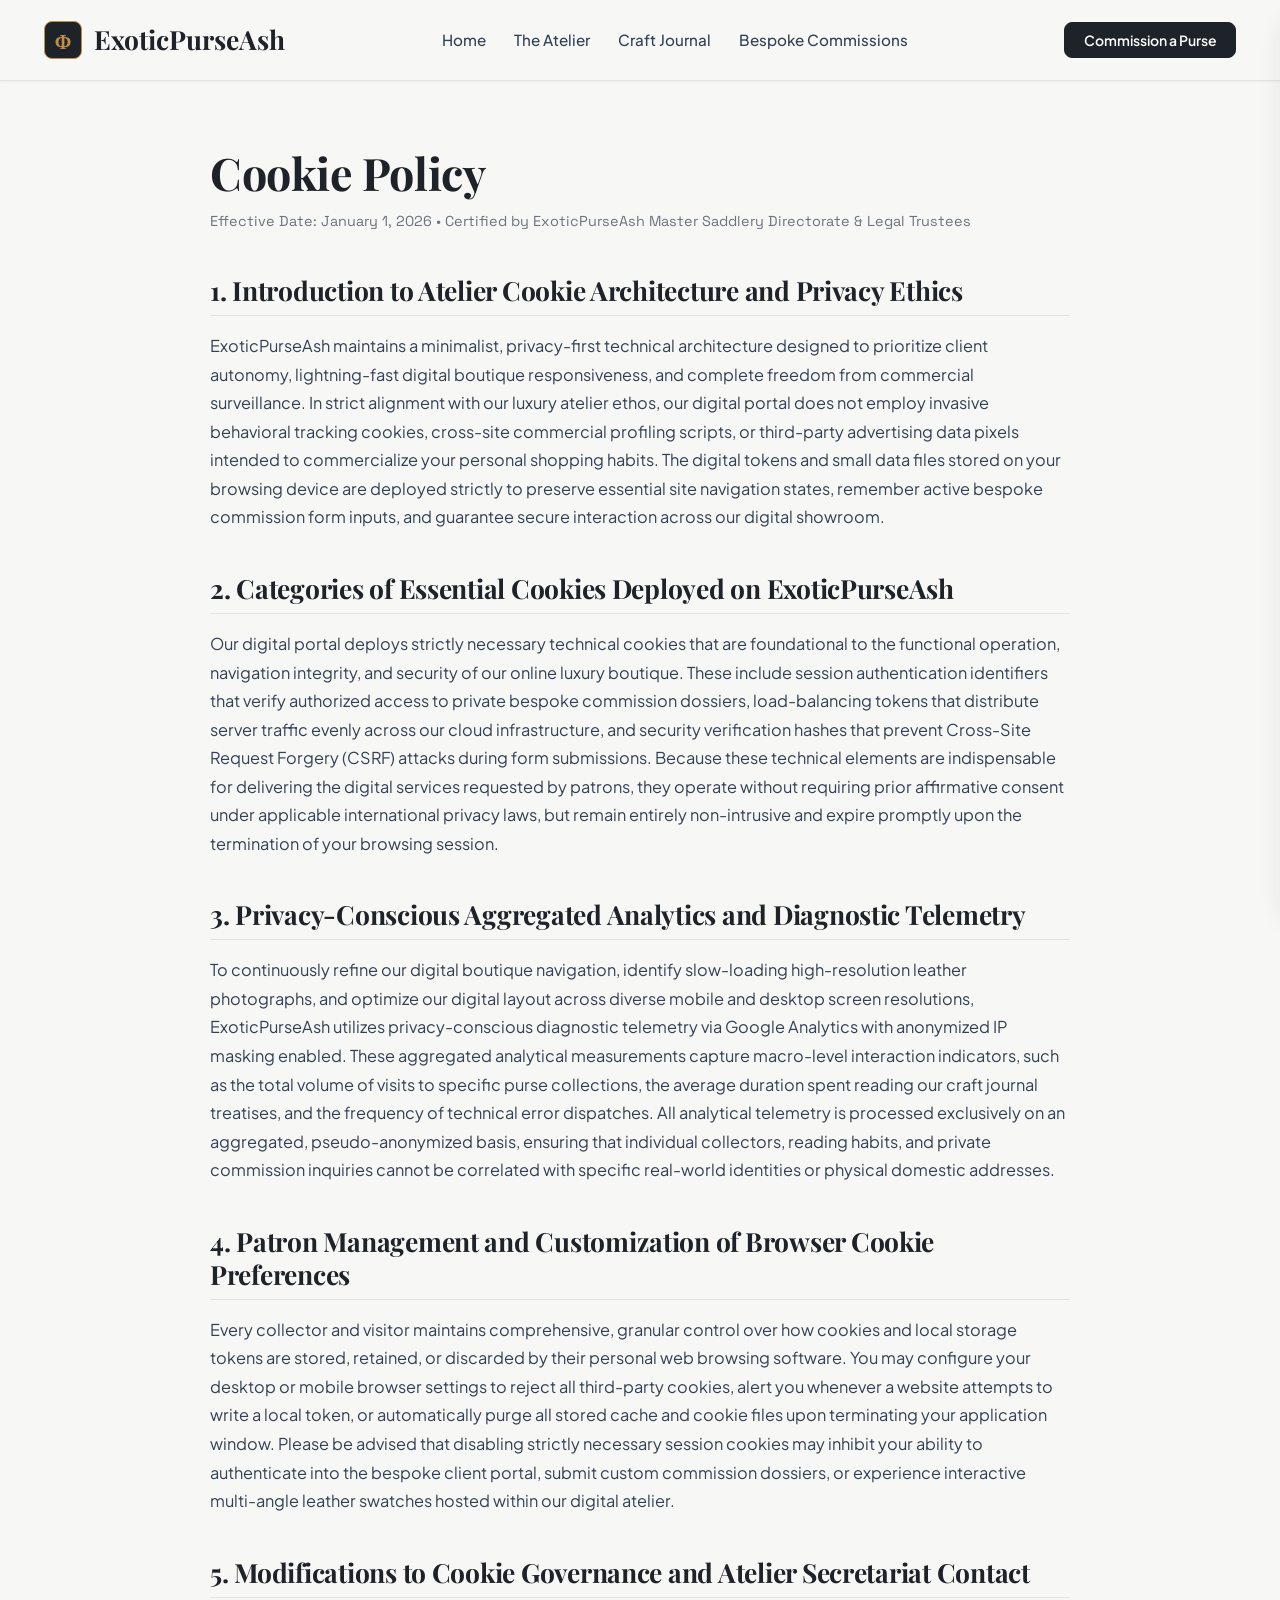
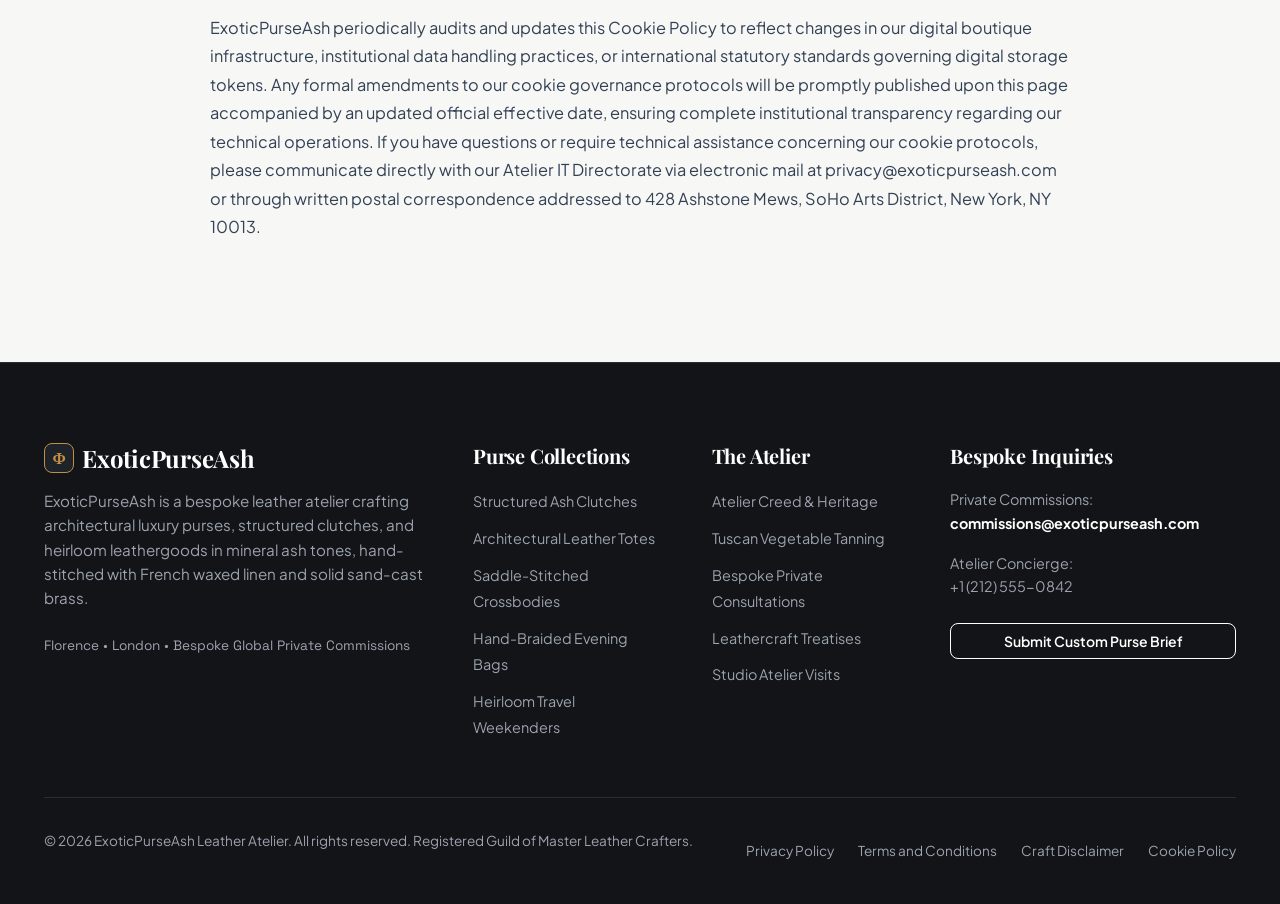
<file: cookie-policy.html>
<!DOCTYPE html>
<html lang="en">
<head>
  <meta charset="UTF-8">
  <meta name="viewport" content="width=device-width, initial-scale=1.0">
  <title>Cookie Policy | ExoticPurseAsh Bespoke Leather Atelier</title>
  <meta name="description" content="Official Cookie Policy governing bespoke leather commissions, guest data confidentiality, craftsmanship guarantees, and client terms at ExoticPurseAsh.">
  <link rel="canonical" href="https://exoticpurseash.com/cookie-policy.html">
<link rel="preconnect" href="https://fonts.googleapis.com">
<link rel="preconnect" href="https://fonts.gstatic.com" crossorigin>
<link href="https://fonts.googleapis.com/css2?family=Playfair+Display:ital,wght@0,400;0,600;0,700;1,400;1,600&family=Plus+Jakarta+Sans:wght@400;500;600;700;800&family=Space+Grotesk:wght@400;500;700&display=swap" rel="stylesheet">
  <link rel="stylesheet" href="assets/css/style.css">
  <link rel="icon" href="favicon.ico">
<!-- Google tag (gtag.js) -->
<script async src="https://www.googletagmanager.com/gtag/js?id=G-0LY0HY7L01"></script>
<script>
  window.dataLayer = window.dataLayer || [];
  function gtag(){dataLayer.push(arguments);}
  gtag("js", new Date());
  gtag("config", "G-0LY0HY7L01");
</script>
</head>
<body>

<!-- Header Navigation -->
<header class="site-header">
  <div class="container">
    <div class="nav-inner">
      <a href="index.php" class="brand-logo" aria-label="ExoticPurseAsh Atelier">
        <span class="crest-symbol">&Phi;</span>
        <span>ExoticPurseAsh</span>
      </a>
      <ul class="nav-menu">
        <li><a href="index.php" class="nav-link ">Home</a></li>
        <li><a href="about.html" class="nav-link ">The Atelier</a></li>
        <li><a href="blog.html" class="nav-link ">Craft Journal</a></li>
        <li><a href="contact.html" class="nav-link ">Bespoke Commissions</a></li>
      </ul>
      <div class="nav-actions">
        <a href="contact.html" class="btn btn-primary btn-sm">Commission a Purse</a>
        <button class="hamburger-btn" id="hamburger-btn" aria-label="Open Navigation Menu">
          <svg viewBox="0 0 24 24" fill="none" stroke="currentColor" stroke-width="2"><line x1="3" y1="12" x2="21" y2="12"/><line x1="3" y1="6" x2="21" y2="6"/><line x1="3" y1="18" x2="21" y2="18"/></svg>
        </button>
      </div>
    </div>
  </div>
</header>

<!-- Mobile Navigation Drawer -->
<div class="drawer-overlay" id="drawer-overlay"></div>
<div class="mobile-drawer" id="mobile-drawer" role="dialog" aria-modal="true" aria-label="Mobile Navigation">
  <div class="drawer-header">
    <a href="index.php" class="brand-logo" style="font-size:1.35rem;">
      <span class="crest-symbol" style="width:32px;height:32px;font-size:1rem;">&Phi;</span>
      <span>ExoticPurseAsh</span>
    </a>
    <button class="drawer-close-btn" id="drawer-close" aria-label="Close Navigation Menu">
      <svg width="24" height="24" viewBox="0 0 24 24" fill="none" stroke="currentColor" stroke-width="2"><line x1="18" y1="6" x2="6" y2="18"/><line x1="6" y1="6" x2="18" y2="18"/></svg>
    </button>
  </div>
  <ul class="drawer-nav">
    <li><a href="index.php">Home</a></li>
    <li><a href="about.html">The Atelier</a></li>
    <li><a href="blog.html">Craft Journal</a></li>
    <li><a href="contact.html">Bespoke Commissions</a></li>
    <li><a href="privacy-policy.html">Privacy Policy</a></li>
    <li><a href="terms-and-conditions.html">Terms & Conditions</a></li>
  </ul>
  <div style="margin-top:auto;padding-top:1.5rem;border-top:1px solid var(--color-border);">
    <a href="contact.html" class="btn btn-accent" style="width:100%;">Commission a Purse</a>
  </div>
</div>


<main>
  <div class="container">
    <div class="legal-page">
      <h1>Cookie Policy</h1>
      <p style="color:var(--color-slate-500);font-family:var(--font-mono);font-size:0.9rem;margin-bottom:2rem;">
        Effective Date: January 1, 2026 &bull; Certified by ExoticPurseAsh Master Saddlery Directorate & Legal Trustees
      </p>
      
<h2>1. Introduction to Atelier Cookie Architecture and Privacy Ethics</h2>
<p>ExoticPurseAsh maintains a minimalist, privacy-first technical architecture designed to prioritize client autonomy, lightning-fast digital boutique responsiveness, and complete freedom from commercial surveillance. In strict alignment with our luxury atelier ethos, our digital portal does not employ invasive behavioral tracking cookies, cross-site commercial profiling scripts, or third-party advertising data pixels intended to commercialize your personal shopping habits. The digital tokens and small data files stored on your browsing device are deployed strictly to preserve essential site navigation states, remember active bespoke commission form inputs, and guarantee secure interaction across our digital showroom.</p>

<h2>2. Categories of Essential Cookies Deployed on ExoticPurseAsh</h2>
<p>Our digital portal deploys strictly necessary technical cookies that are foundational to the functional operation, navigation integrity, and security of our online luxury boutique. These include session authentication identifiers that verify authorized access to private bespoke commission dossiers, load-balancing tokens that distribute server traffic evenly across our cloud infrastructure, and security verification hashes that prevent Cross-Site Request Forgery (CSRF) attacks during form submissions. Because these technical elements are indispensable for delivering the digital services requested by patrons, they operate without requiring prior affirmative consent under applicable international privacy laws, but remain entirely non-intrusive and expire promptly upon the termination of your browsing session.</p>

<h2>3. Privacy-Conscious Aggregated Analytics and Diagnostic Telemetry</h2>
<p>To continuously refine our digital boutique navigation, identify slow-loading high-resolution leather photographs, and optimize our digital layout across diverse mobile and desktop screen resolutions, ExoticPurseAsh utilizes privacy-conscious diagnostic telemetry via Google Analytics with anonymized IP masking enabled. These aggregated analytical measurements capture macro-level interaction indicators, such as the total volume of visits to specific purse collections, the average duration spent reading our craft journal treatises, and the frequency of technical error dispatches. All analytical telemetry is processed exclusively on an aggregated, pseudo-anonymized basis, ensuring that individual collectors, reading habits, and private commission inquiries cannot be correlated with specific real-world identities or physical domestic addresses.</p>

<h2>4. Patron Management and Customization of Browser Cookie Preferences</h2>
<p>Every collector and visitor maintains comprehensive, granular control over how cookies and local storage tokens are stored, retained, or discarded by their personal web browsing software. You may configure your desktop or mobile browser settings to reject all third-party cookies, alert you whenever a website attempts to write a local token, or automatically purge all stored cache and cookie files upon terminating your application window. Please be advised that disabling strictly necessary session cookies may inhibit your ability to authenticate into the bespoke client portal, submit custom commission dossiers, or experience interactive multi-angle leather swatches hosted within our digital atelier.</p>

<h2>5. Modifications to Cookie Governance and Atelier Secretariat Contact</h2>
<p>ExoticPurseAsh periodically audits and updates this Cookie Policy to reflect changes in our digital boutique infrastructure, institutional data handling practices, or international statutory standards governing digital storage tokens. Any formal amendments to our cookie governance protocols will be promptly published upon this page accompanied by an updated official effective date, ensuring complete institutional transparency regarding our technical operations. If you have questions or require technical assistance concerning our cookie protocols, please communicate directly with our Atelier IT Directorate via electronic mail at privacy@exoticpurseash.com or through written postal correspondence addressed to 428 Ashstone Mews, SoHo Arts District, New York, NY 10013.</p>

    </div>
  </div>
</main>

<!-- Footer -->
<footer class="site-footer">
  <div class="container">
    <div class="footer-grid">
      <div class="footer-brand">
        <h3><span class="crest-symbol" style="width:30px;height:30px;font-size:1rem;">&Phi;</span> ExoticPurseAsh</h3>
        <p>ExoticPurseAsh is a bespoke leather atelier crafting architectural luxury purses, structured clutches, and heirloom leathergoods in mineral ash tones, hand-stitched with French waxed linen and solid sand-cast brass.</p>
        <div style="font-family:var(--font-mono);font-size:0.85rem;color:var(--color-slate-400);">
          <span>Florence &bull; London &bull; Bespoke Global Private Commissions</span>
        </div>
      </div>
      <div>
        <h4 class="footer-title">Purse Collections</h4>
        <ul class="footer-links">
          <li><a href="blog.html">Structured Ash Clutches</a></li>
          <li><a href="blog.html">Architectural Leather Totes</a></li>
          <li><a href="blog.html">Saddle-Stitched Crossbodies</a></li>
          <li><a href="blog.html">Hand-Braided Evening Bags</a></li>
          <li><a href="blog.html">Heirloom Travel Weekenders</a></li>
        </ul>
      </div>
      <div>
        <h4 class="footer-title">The Atelier</h4>
        <ul class="footer-links">
          <li><a href="about.html">Atelier Creed & Heritage</a></li>
          <li><a href="about.html#tannery">Tuscan Vegetable Tanning</a></li>
          <li><a href="contact.html">Bespoke Private Consultations</a></li>
          <li><a href="blog.html">Leathercraft Treatises</a></li>
          <li><a href="contact.html">Studio Atelier Visits</a></li>
        </ul>
      </div>
      <div>
        <h4 class="footer-title">Bespoke Inquiries</h4>
        <p style="font-size:0.9rem;margin-bottom:1rem;">Private Commissions: <br><strong style="color:#ffffff;">commissions@exoticpurseash.com</strong></p>
        <p style="font-size:0.9rem;margin-bottom:1.5rem;">Atelier Concierge: <br>+1 (212) 555-0842</p>
        <a href="contact.html" class="btn btn-outline-white btn-sm" style="width:100%;">Submit Custom Purse Brief</a>
      </div>
    </div>
    <div class="footer-bottom">
      <p>&copy; 2026 ExoticPurseAsh Leather Atelier. All rights reserved. Registered Guild of Master Leather Crafters.</p>
      <div class="footer-legal-links">
        <a href="privacy-policy.html">Privacy Policy</a>
        <a href="terms-and-conditions.html">Terms and Conditions</a>
        <a href="disclaimer.html">Craft Disclaimer</a>
        <a href="cookie-policy.html">Cookie Policy</a>
      </div>
    </div>
  </div>
</footer>
<script src="assets/js/main.js"></script>


</body>
</html>
</file>
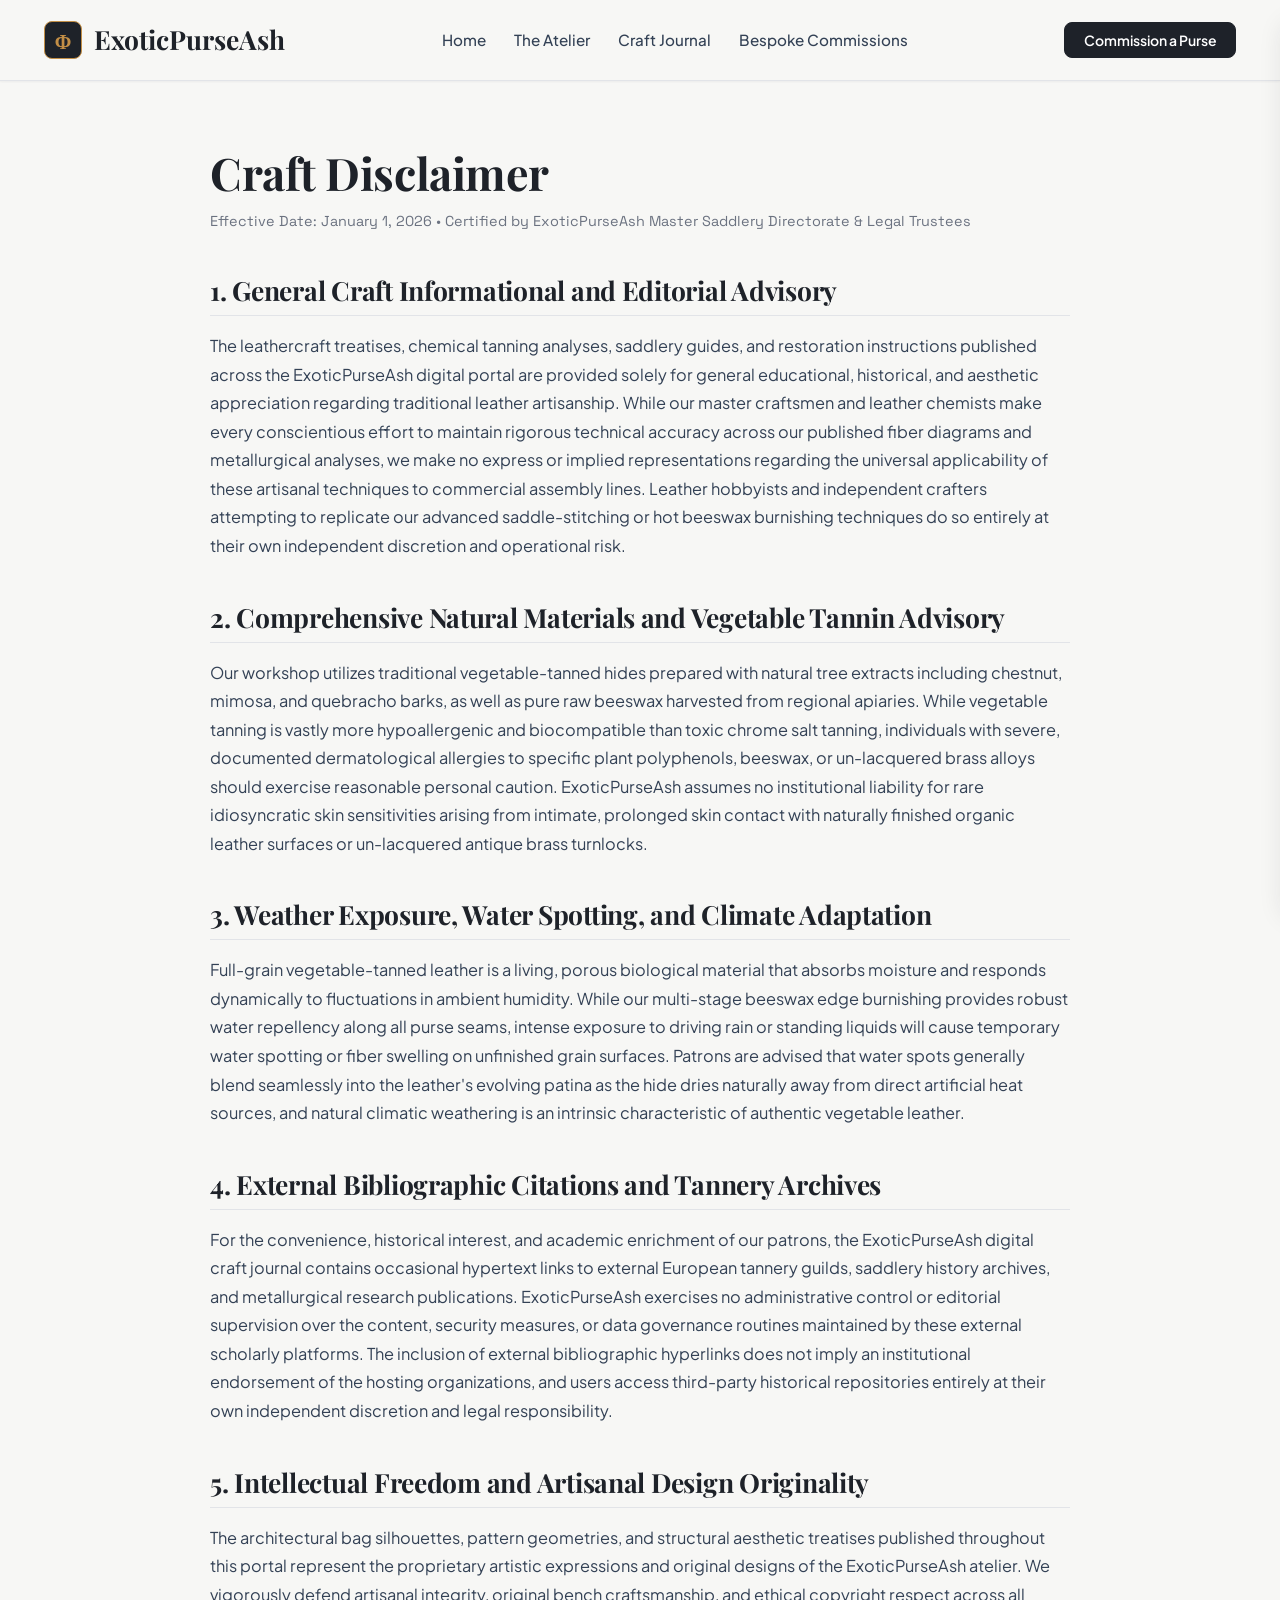
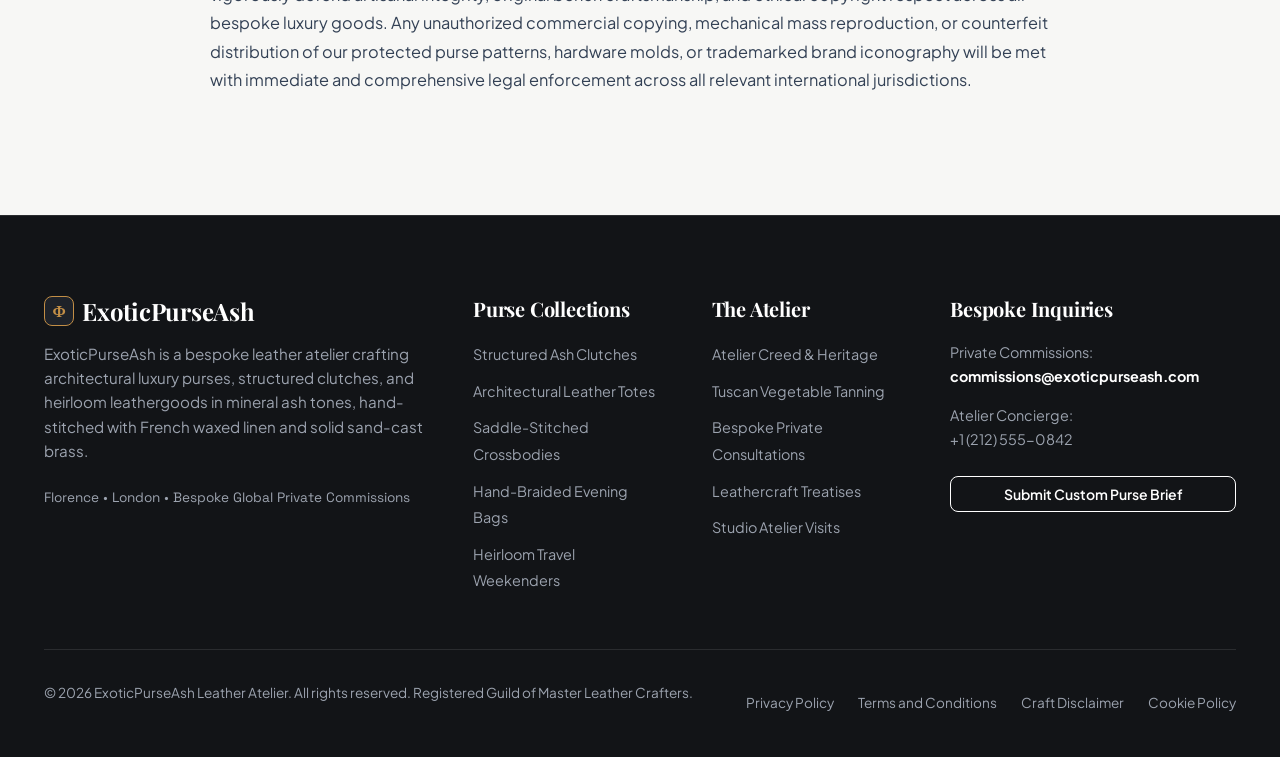
<file: disclaimer.html>
<!DOCTYPE html>
<html lang="en">
<head>
  <meta charset="UTF-8">
  <meta name="viewport" content="width=device-width, initial-scale=1.0">
  <title>Craft Disclaimer | ExoticPurseAsh Bespoke Leather Atelier</title>
  <meta name="description" content="Official Craft Disclaimer governing bespoke leather commissions, guest data confidentiality, craftsmanship guarantees, and client terms at ExoticPurseAsh.">
  <link rel="canonical" href="https://exoticpurseash.com/disclaimer.html">
<link rel="preconnect" href="https://fonts.googleapis.com">
<link rel="preconnect" href="https://fonts.gstatic.com" crossorigin>
<link href="https://fonts.googleapis.com/css2?family=Playfair+Display:ital,wght@0,400;0,600;0,700;1,400;1,600&family=Plus+Jakarta+Sans:wght@400;500;600;700;800&family=Space+Grotesk:wght@400;500;700&display=swap" rel="stylesheet">
  <link rel="stylesheet" href="assets/css/style.css">
  <link rel="icon" href="favicon.ico">
<!-- Google tag (gtag.js) -->
<script async src="https://www.googletagmanager.com/gtag/js?id=G-0LY0HY7L01"></script>
<script>
  window.dataLayer = window.dataLayer || [];
  function gtag(){dataLayer.push(arguments);}
  gtag("js", new Date());
  gtag("config", "G-0LY0HY7L01");
</script>
</head>
<body>

<!-- Header Navigation -->
<header class="site-header">
  <div class="container">
    <div class="nav-inner">
      <a href="index.php" class="brand-logo" aria-label="ExoticPurseAsh Atelier">
        <span class="crest-symbol">&Phi;</span>
        <span>ExoticPurseAsh</span>
      </a>
      <ul class="nav-menu">
        <li><a href="index.php" class="nav-link ">Home</a></li>
        <li><a href="about.html" class="nav-link ">The Atelier</a></li>
        <li><a href="blog.html" class="nav-link ">Craft Journal</a></li>
        <li><a href="contact.html" class="nav-link ">Bespoke Commissions</a></li>
      </ul>
      <div class="nav-actions">
        <a href="contact.html" class="btn btn-primary btn-sm">Commission a Purse</a>
        <button class="hamburger-btn" id="hamburger-btn" aria-label="Open Navigation Menu">
          <svg viewBox="0 0 24 24" fill="none" stroke="currentColor" stroke-width="2"><line x1="3" y1="12" x2="21" y2="12"/><line x1="3" y1="6" x2="21" y2="6"/><line x1="3" y1="18" x2="21" y2="18"/></svg>
        </button>
      </div>
    </div>
  </div>
</header>

<!-- Mobile Navigation Drawer -->
<div class="drawer-overlay" id="drawer-overlay"></div>
<div class="mobile-drawer" id="mobile-drawer" role="dialog" aria-modal="true" aria-label="Mobile Navigation">
  <div class="drawer-header">
    <a href="index.php" class="brand-logo" style="font-size:1.35rem;">
      <span class="crest-symbol" style="width:32px;height:32px;font-size:1rem;">&Phi;</span>
      <span>ExoticPurseAsh</span>
    </a>
    <button class="drawer-close-btn" id="drawer-close" aria-label="Close Navigation Menu">
      <svg width="24" height="24" viewBox="0 0 24 24" fill="none" stroke="currentColor" stroke-width="2"><line x1="18" y1="6" x2="6" y2="18"/><line x1="6" y1="6" x2="18" y2="18"/></svg>
    </button>
  </div>
  <ul class="drawer-nav">
    <li><a href="index.php">Home</a></li>
    <li><a href="about.html">The Atelier</a></li>
    <li><a href="blog.html">Craft Journal</a></li>
    <li><a href="contact.html">Bespoke Commissions</a></li>
    <li><a href="privacy-policy.html">Privacy Policy</a></li>
    <li><a href="terms-and-conditions.html">Terms & Conditions</a></li>
  </ul>
  <div style="margin-top:auto;padding-top:1.5rem;border-top:1px solid var(--color-border);">
    <a href="contact.html" class="btn btn-accent" style="width:100%;">Commission a Purse</a>
  </div>
</div>


<main>
  <div class="container">
    <div class="legal-page">
      <h1>Craft Disclaimer</h1>
      <p style="color:var(--color-slate-500);font-family:var(--font-mono);font-size:0.9rem;margin-bottom:2rem;">
        Effective Date: January 1, 2026 &bull; Certified by ExoticPurseAsh Master Saddlery Directorate & Legal Trustees
      </p>
      
<h2>1. General Craft Informational and Editorial Advisory</h2>
<p>The leathercraft treatises, chemical tanning analyses, saddlery guides, and restoration instructions published across the ExoticPurseAsh digital portal are provided solely for general educational, historical, and aesthetic appreciation regarding traditional leather artisanship. While our master craftsmen and leather chemists make every conscientious effort to maintain rigorous technical accuracy across our published fiber diagrams and metallurgical analyses, we make no express or implied representations regarding the universal applicability of these artisanal techniques to commercial assembly lines. Leather hobbyists and independent crafters attempting to replicate our advanced saddle-stitching or hot beeswax burnishing techniques do so entirely at their own independent discretion and operational risk.</p>

<h2>2. Comprehensive Natural Materials and Vegetable Tannin Advisory</h2>
<p>Our workshop utilizes traditional vegetable-tanned hides prepared with natural tree extracts including chestnut, mimosa, and quebracho barks, as well as pure raw beeswax harvested from regional apiaries. While vegetable tanning is vastly more hypoallergenic and biocompatible than toxic chrome salt tanning, individuals with severe, documented dermatological allergies to specific plant polyphenols, beeswax, or un-lacquered brass alloys should exercise reasonable personal caution. ExoticPurseAsh assumes no institutional liability for rare idiosyncratic skin sensitivities arising from intimate, prolonged skin contact with naturally finished organic leather surfaces or un-lacquered antique brass turnlocks.</p>

<h2>3. Weather Exposure, Water Spotting, and Climate Adaptation</h2>
<p>Full-grain vegetable-tanned leather is a living, porous biological material that absorbs moisture and responds dynamically to fluctuations in ambient humidity. While our multi-stage beeswax edge burnishing provides robust water repellency along all purse seams, intense exposure to driving rain or standing liquids will cause temporary water spotting or fiber swelling on unfinished grain surfaces. Patrons are advised that water spots generally blend seamlessly into the leather's evolving patina as the hide dries naturally away from direct artificial heat sources, and natural climatic weathering is an intrinsic characteristic of authentic vegetable leather.</p>

<h2>4. External Bibliographic Citations and Tannery Archives</h2>
<p>For the convenience, historical interest, and academic enrichment of our patrons, the ExoticPurseAsh digital craft journal contains occasional hypertext links to external European tannery guilds, saddlery history archives, and metallurgical research publications. ExoticPurseAsh exercises no administrative control or editorial supervision over the content, security measures, or data governance routines maintained by these external scholarly platforms. The inclusion of external bibliographic hyperlinks does not imply an institutional endorsement of the hosting organizations, and users access third-party historical repositories entirely at their own independent discretion and legal responsibility.</p>

<h2>5. Intellectual Freedom and Artisanal Design Originality</h2>
<p>The architectural bag silhouettes, pattern geometries, and structural aesthetic treatises published throughout this portal represent the proprietary artistic expressions and original designs of the ExoticPurseAsh atelier. We vigorously defend artisanal integrity, original bench craftsmanship, and ethical copyright respect across all bespoke luxury goods. Any unauthorized commercial copying, mechanical mass reproduction, or counterfeit distribution of our protected purse patterns, hardware molds, or trademarked brand iconography will be met with immediate and comprehensive legal enforcement across all relevant international jurisdictions.</p>

    </div>
  </div>
</main>

<!-- Footer -->
<footer class="site-footer">
  <div class="container">
    <div class="footer-grid">
      <div class="footer-brand">
        <h3><span class="crest-symbol" style="width:30px;height:30px;font-size:1rem;">&Phi;</span> ExoticPurseAsh</h3>
        <p>ExoticPurseAsh is a bespoke leather atelier crafting architectural luxury purses, structured clutches, and heirloom leathergoods in mineral ash tones, hand-stitched with French waxed linen and solid sand-cast brass.</p>
        <div style="font-family:var(--font-mono);font-size:0.85rem;color:var(--color-slate-400);">
          <span>Florence &bull; London &bull; Bespoke Global Private Commissions</span>
        </div>
      </div>
      <div>
        <h4 class="footer-title">Purse Collections</h4>
        <ul class="footer-links">
          <li><a href="blog.html">Structured Ash Clutches</a></li>
          <li><a href="blog.html">Architectural Leather Totes</a></li>
          <li><a href="blog.html">Saddle-Stitched Crossbodies</a></li>
          <li><a href="blog.html">Hand-Braided Evening Bags</a></li>
          <li><a href="blog.html">Heirloom Travel Weekenders</a></li>
        </ul>
      </div>
      <div>
        <h4 class="footer-title">The Atelier</h4>
        <ul class="footer-links">
          <li><a href="about.html">Atelier Creed & Heritage</a></li>
          <li><a href="about.html#tannery">Tuscan Vegetable Tanning</a></li>
          <li><a href="contact.html">Bespoke Private Consultations</a></li>
          <li><a href="blog.html">Leathercraft Treatises</a></li>
          <li><a href="contact.html">Studio Atelier Visits</a></li>
        </ul>
      </div>
      <div>
        <h4 class="footer-title">Bespoke Inquiries</h4>
        <p style="font-size:0.9rem;margin-bottom:1rem;">Private Commissions: <br><strong style="color:#ffffff;">commissions@exoticpurseash.com</strong></p>
        <p style="font-size:0.9rem;margin-bottom:1.5rem;">Atelier Concierge: <br>+1 (212) 555-0842</p>
        <a href="contact.html" class="btn btn-outline-white btn-sm" style="width:100%;">Submit Custom Purse Brief</a>
      </div>
    </div>
    <div class="footer-bottom">
      <p>&copy; 2026 ExoticPurseAsh Leather Atelier. All rights reserved. Registered Guild of Master Leather Crafters.</p>
      <div class="footer-legal-links">
        <a href="privacy-policy.html">Privacy Policy</a>
        <a href="terms-and-conditions.html">Terms and Conditions</a>
        <a href="disclaimer.html">Craft Disclaimer</a>
        <a href="cookie-policy.html">Cookie Policy</a>
      </div>
    </div>
  </div>
</footer>
<script src="assets/js/main.js"></script>


</body>
</html>
</file>
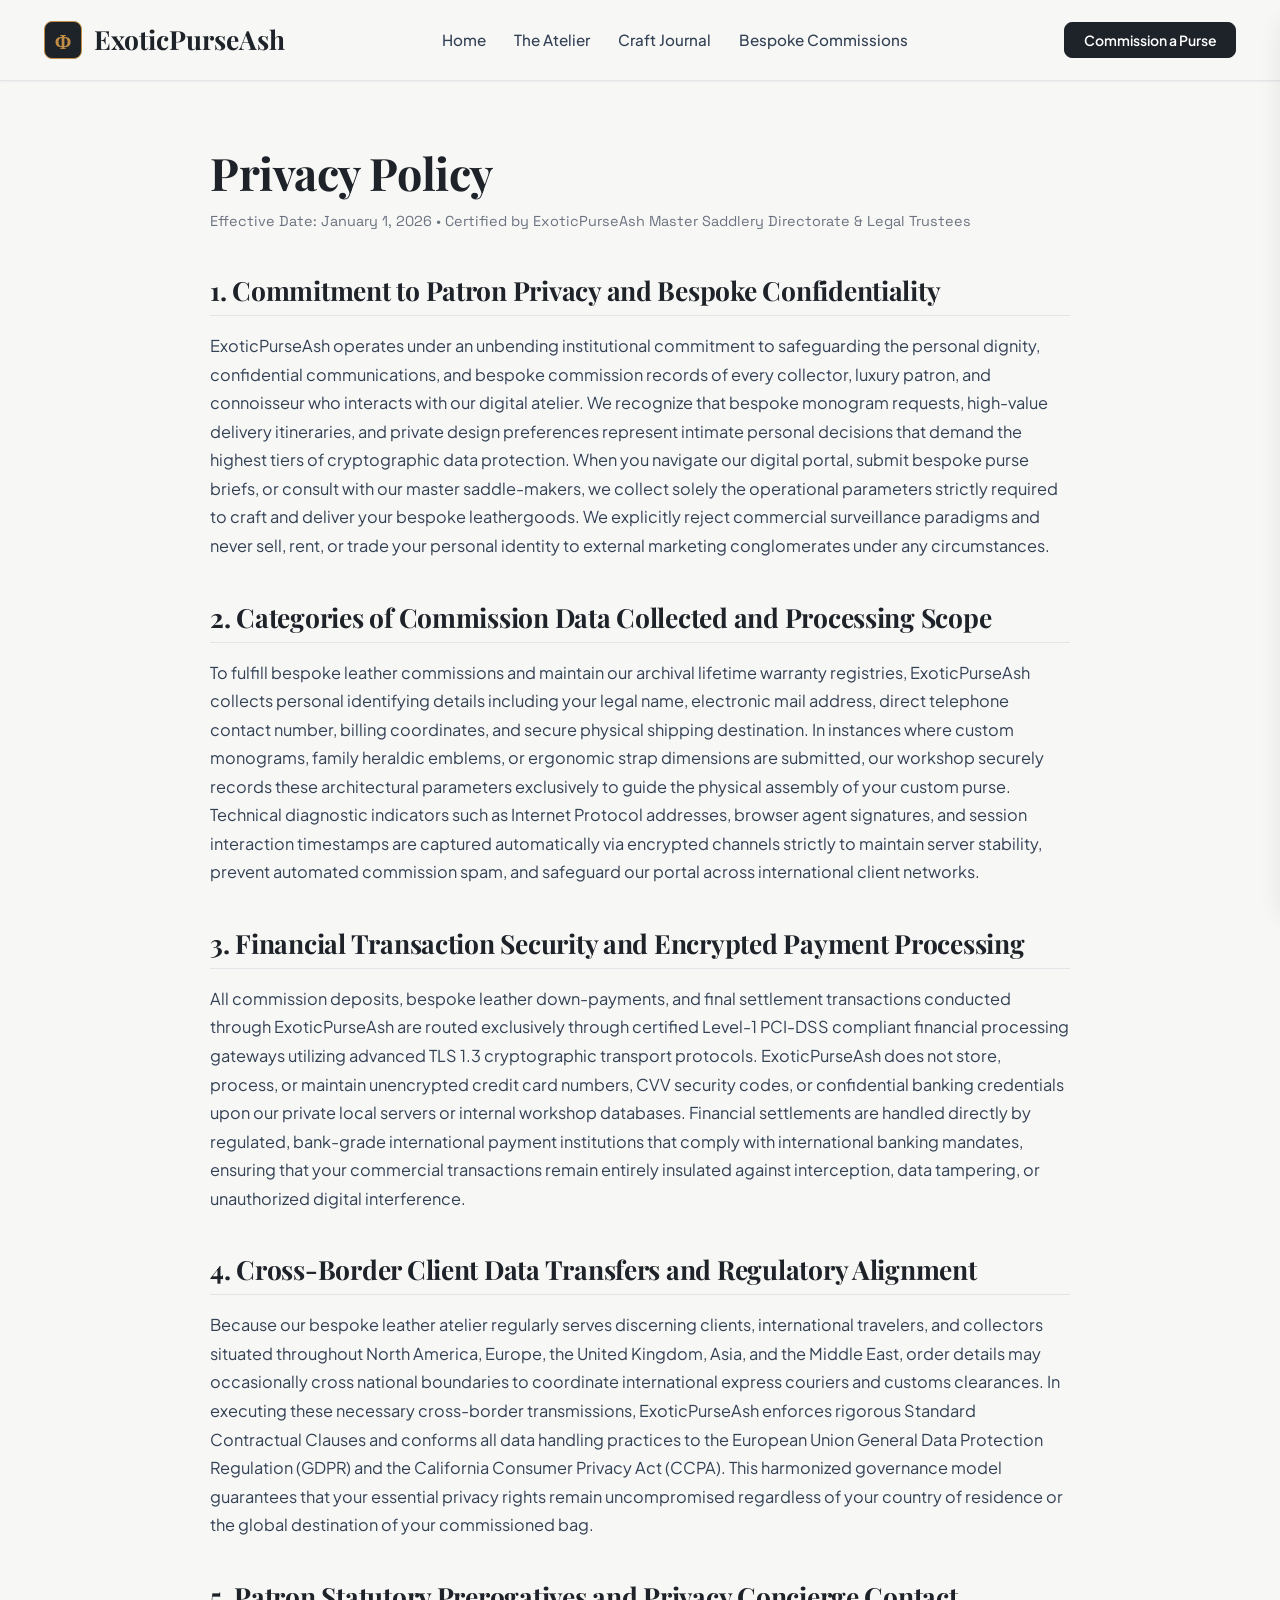
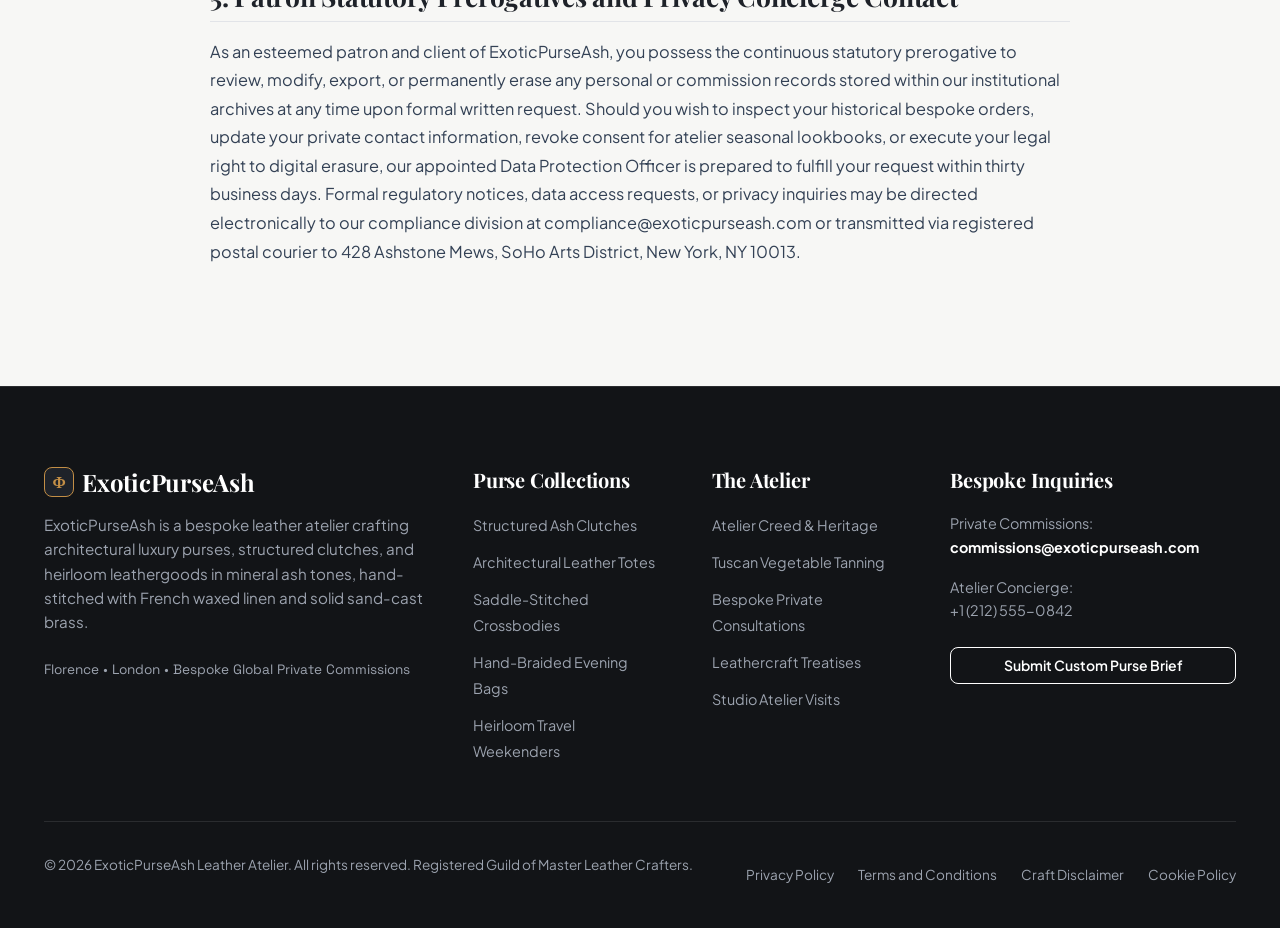
<file: privacy-policy.html>
<!DOCTYPE html>
<html lang="en">
<head>
  <meta charset="UTF-8">
  <meta name="viewport" content="width=device-width, initial-scale=1.0">
  <title>Privacy Policy | ExoticPurseAsh Bespoke Leather Atelier</title>
  <meta name="description" content="Official Privacy Policy governing bespoke leather commissions, guest data confidentiality, craftsmanship guarantees, and client terms at ExoticPurseAsh.">
  <link rel="canonical" href="https://exoticpurseash.com/privacy-policy.html">
<link rel="preconnect" href="https://fonts.googleapis.com">
<link rel="preconnect" href="https://fonts.gstatic.com" crossorigin>
<link href="https://fonts.googleapis.com/css2?family=Playfair+Display:ital,wght@0,400;0,600;0,700;1,400;1,600&family=Plus+Jakarta+Sans:wght@400;500;600;700;800&family=Space+Grotesk:wght@400;500;700&display=swap" rel="stylesheet">
  <link rel="stylesheet" href="assets/css/style.css">
  <link rel="icon" href="favicon.ico">
<!-- Google tag (gtag.js) -->
<script async src="https://www.googletagmanager.com/gtag/js?id=G-0LY0HY7L01"></script>
<script>
  window.dataLayer = window.dataLayer || [];
  function gtag(){dataLayer.push(arguments);}
  gtag("js", new Date());
  gtag("config", "G-0LY0HY7L01");
</script>
</head>
<body>

<!-- Header Navigation -->
<header class="site-header">
  <div class="container">
    <div class="nav-inner">
      <a href="index.php" class="brand-logo" aria-label="ExoticPurseAsh Atelier">
        <span class="crest-symbol">&Phi;</span>
        <span>ExoticPurseAsh</span>
      </a>
      <ul class="nav-menu">
        <li><a href="index.php" class="nav-link ">Home</a></li>
        <li><a href="about.html" class="nav-link ">The Atelier</a></li>
        <li><a href="blog.html" class="nav-link ">Craft Journal</a></li>
        <li><a href="contact.html" class="nav-link ">Bespoke Commissions</a></li>
      </ul>
      <div class="nav-actions">
        <a href="contact.html" class="btn btn-primary btn-sm">Commission a Purse</a>
        <button class="hamburger-btn" id="hamburger-btn" aria-label="Open Navigation Menu">
          <svg viewBox="0 0 24 24" fill="none" stroke="currentColor" stroke-width="2"><line x1="3" y1="12" x2="21" y2="12"/><line x1="3" y1="6" x2="21" y2="6"/><line x1="3" y1="18" x2="21" y2="18"/></svg>
        </button>
      </div>
    </div>
  </div>
</header>

<!-- Mobile Navigation Drawer -->
<div class="drawer-overlay" id="drawer-overlay"></div>
<div class="mobile-drawer" id="mobile-drawer" role="dialog" aria-modal="true" aria-label="Mobile Navigation">
  <div class="drawer-header">
    <a href="index.php" class="brand-logo" style="font-size:1.35rem;">
      <span class="crest-symbol" style="width:32px;height:32px;font-size:1rem;">&Phi;</span>
      <span>ExoticPurseAsh</span>
    </a>
    <button class="drawer-close-btn" id="drawer-close" aria-label="Close Navigation Menu">
      <svg width="24" height="24" viewBox="0 0 24 24" fill="none" stroke="currentColor" stroke-width="2"><line x1="18" y1="6" x2="6" y2="18"/><line x1="6" y1="6" x2="18" y2="18"/></svg>
    </button>
  </div>
  <ul class="drawer-nav">
    <li><a href="index.php">Home</a></li>
    <li><a href="about.html">The Atelier</a></li>
    <li><a href="blog.html">Craft Journal</a></li>
    <li><a href="contact.html">Bespoke Commissions</a></li>
    <li><a href="privacy-policy.html">Privacy Policy</a></li>
    <li><a href="terms-and-conditions.html">Terms & Conditions</a></li>
  </ul>
  <div style="margin-top:auto;padding-top:1.5rem;border-top:1px solid var(--color-border);">
    <a href="contact.html" class="btn btn-accent" style="width:100%;">Commission a Purse</a>
  </div>
</div>


<main>
  <div class="container">
    <div class="legal-page">
      <h1>Privacy Policy</h1>
      <p style="color:var(--color-slate-500);font-family:var(--font-mono);font-size:0.9rem;margin-bottom:2rem;">
        Effective Date: January 1, 2026 &bull; Certified by ExoticPurseAsh Master Saddlery Directorate & Legal Trustees
      </p>
      
<h2>1. Commitment to Patron Privacy and Bespoke Confidentiality</h2>
<p>ExoticPurseAsh operates under an unbending institutional commitment to safeguarding the personal dignity, confidential communications, and bespoke commission records of every collector, luxury patron, and connoisseur who interacts with our digital atelier. We recognize that bespoke monogram requests, high-value delivery itineraries, and private design preferences represent intimate personal decisions that demand the highest tiers of cryptographic data protection. When you navigate our digital portal, submit bespoke purse briefs, or consult with our master saddle-makers, we collect solely the operational parameters strictly required to craft and deliver your bespoke leathergoods. We explicitly reject commercial surveillance paradigms and never sell, rent, or trade your personal identity to external marketing conglomerates under any circumstances.</p>

<h2>2. Categories of Commission Data Collected and Processing Scope</h2>
<p>To fulfill bespoke leather commissions and maintain our archival lifetime warranty registries, ExoticPurseAsh collects personal identifying details including your legal name, electronic mail address, direct telephone contact number, billing coordinates, and secure physical shipping destination. In instances where custom monograms, family heraldic emblems, or ergonomic strap dimensions are submitted, our workshop securely records these architectural parameters exclusively to guide the physical assembly of your custom purse. Technical diagnostic indicators such as Internet Protocol addresses, browser agent signatures, and session interaction timestamps are captured automatically via encrypted channels strictly to maintain server stability, prevent automated commission spam, and safeguard our portal across international client networks.</p>

<h2>3. Financial Transaction Security and Encrypted Payment Processing</h2>
<p>All commission deposits, bespoke leather down-payments, and final settlement transactions conducted through ExoticPurseAsh are routed exclusively through certified Level-1 PCI-DSS compliant financial processing gateways utilizing advanced TLS 1.3 cryptographic transport protocols. ExoticPurseAsh does not store, process, or maintain unencrypted credit card numbers, CVV security codes, or confidential banking credentials upon our private local servers or internal workshop databases. Financial settlements are handled directly by regulated, bank-grade international payment institutions that comply with international banking mandates, ensuring that your commercial transactions remain entirely insulated against interception, data tampering, or unauthorized digital interference.</p>

<h2>4. Cross-Border Client Data Transfers and Regulatory Alignment</h2>
<p>Because our bespoke leather atelier regularly serves discerning clients, international travelers, and collectors situated throughout North America, Europe, the United Kingdom, Asia, and the Middle East, order details may occasionally cross national boundaries to coordinate international express couriers and customs clearances. In executing these necessary cross-border transmissions, ExoticPurseAsh enforces rigorous Standard Contractual Clauses and conforms all data handling practices to the European Union General Data Protection Regulation (GDPR) and the California Consumer Privacy Act (CCPA). This harmonized governance model guarantees that your essential privacy rights remain uncompromised regardless of your country of residence or the global destination of your commissioned bag.</p>

<h2>5. Patron Statutory Prerogatives and Privacy Concierge Contact</h2>
<p>As an esteemed patron and client of ExoticPurseAsh, you possess the continuous statutory prerogative to review, modify, export, or permanently erase any personal or commission records stored within our institutional archives at any time upon formal written request. Should you wish to inspect your historical bespoke orders, update your private contact information, revoke consent for atelier seasonal lookbooks, or execute your legal right to digital erasure, our appointed Data Protection Officer is prepared to fulfill your request within thirty business days. Formal regulatory notices, data access requests, or privacy inquiries may be directed electronically to our compliance division at compliance@exoticpurseash.com or transmitted via registered postal courier to 428 Ashstone Mews, SoHo Arts District, New York, NY 10013.</p>

    </div>
  </div>
</main>

<!-- Footer -->
<footer class="site-footer">
  <div class="container">
    <div class="footer-grid">
      <div class="footer-brand">
        <h3><span class="crest-symbol" style="width:30px;height:30px;font-size:1rem;">&Phi;</span> ExoticPurseAsh</h3>
        <p>ExoticPurseAsh is a bespoke leather atelier crafting architectural luxury purses, structured clutches, and heirloom leathergoods in mineral ash tones, hand-stitched with French waxed linen and solid sand-cast brass.</p>
        <div style="font-family:var(--font-mono);font-size:0.85rem;color:var(--color-slate-400);">
          <span>Florence &bull; London &bull; Bespoke Global Private Commissions</span>
        </div>
      </div>
      <div>
        <h4 class="footer-title">Purse Collections</h4>
        <ul class="footer-links">
          <li><a href="blog.html">Structured Ash Clutches</a></li>
          <li><a href="blog.html">Architectural Leather Totes</a></li>
          <li><a href="blog.html">Saddle-Stitched Crossbodies</a></li>
          <li><a href="blog.html">Hand-Braided Evening Bags</a></li>
          <li><a href="blog.html">Heirloom Travel Weekenders</a></li>
        </ul>
      </div>
      <div>
        <h4 class="footer-title">The Atelier</h4>
        <ul class="footer-links">
          <li><a href="about.html">Atelier Creed & Heritage</a></li>
          <li><a href="about.html#tannery">Tuscan Vegetable Tanning</a></li>
          <li><a href="contact.html">Bespoke Private Consultations</a></li>
          <li><a href="blog.html">Leathercraft Treatises</a></li>
          <li><a href="contact.html">Studio Atelier Visits</a></li>
        </ul>
      </div>
      <div>
        <h4 class="footer-title">Bespoke Inquiries</h4>
        <p style="font-size:0.9rem;margin-bottom:1rem;">Private Commissions: <br><strong style="color:#ffffff;">commissions@exoticpurseash.com</strong></p>
        <p style="font-size:0.9rem;margin-bottom:1.5rem;">Atelier Concierge: <br>+1 (212) 555-0842</p>
        <a href="contact.html" class="btn btn-outline-white btn-sm" style="width:100%;">Submit Custom Purse Brief</a>
      </div>
    </div>
    <div class="footer-bottom">
      <p>&copy; 2026 ExoticPurseAsh Leather Atelier. All rights reserved. Registered Guild of Master Leather Crafters.</p>
      <div class="footer-legal-links">
        <a href="privacy-policy.html">Privacy Policy</a>
        <a href="terms-and-conditions.html">Terms and Conditions</a>
        <a href="disclaimer.html">Craft Disclaimer</a>
        <a href="cookie-policy.html">Cookie Policy</a>
      </div>
    </div>
  </div>
</footer>
<script src="assets/js/main.js"></script>


</body>
</html>
</file>
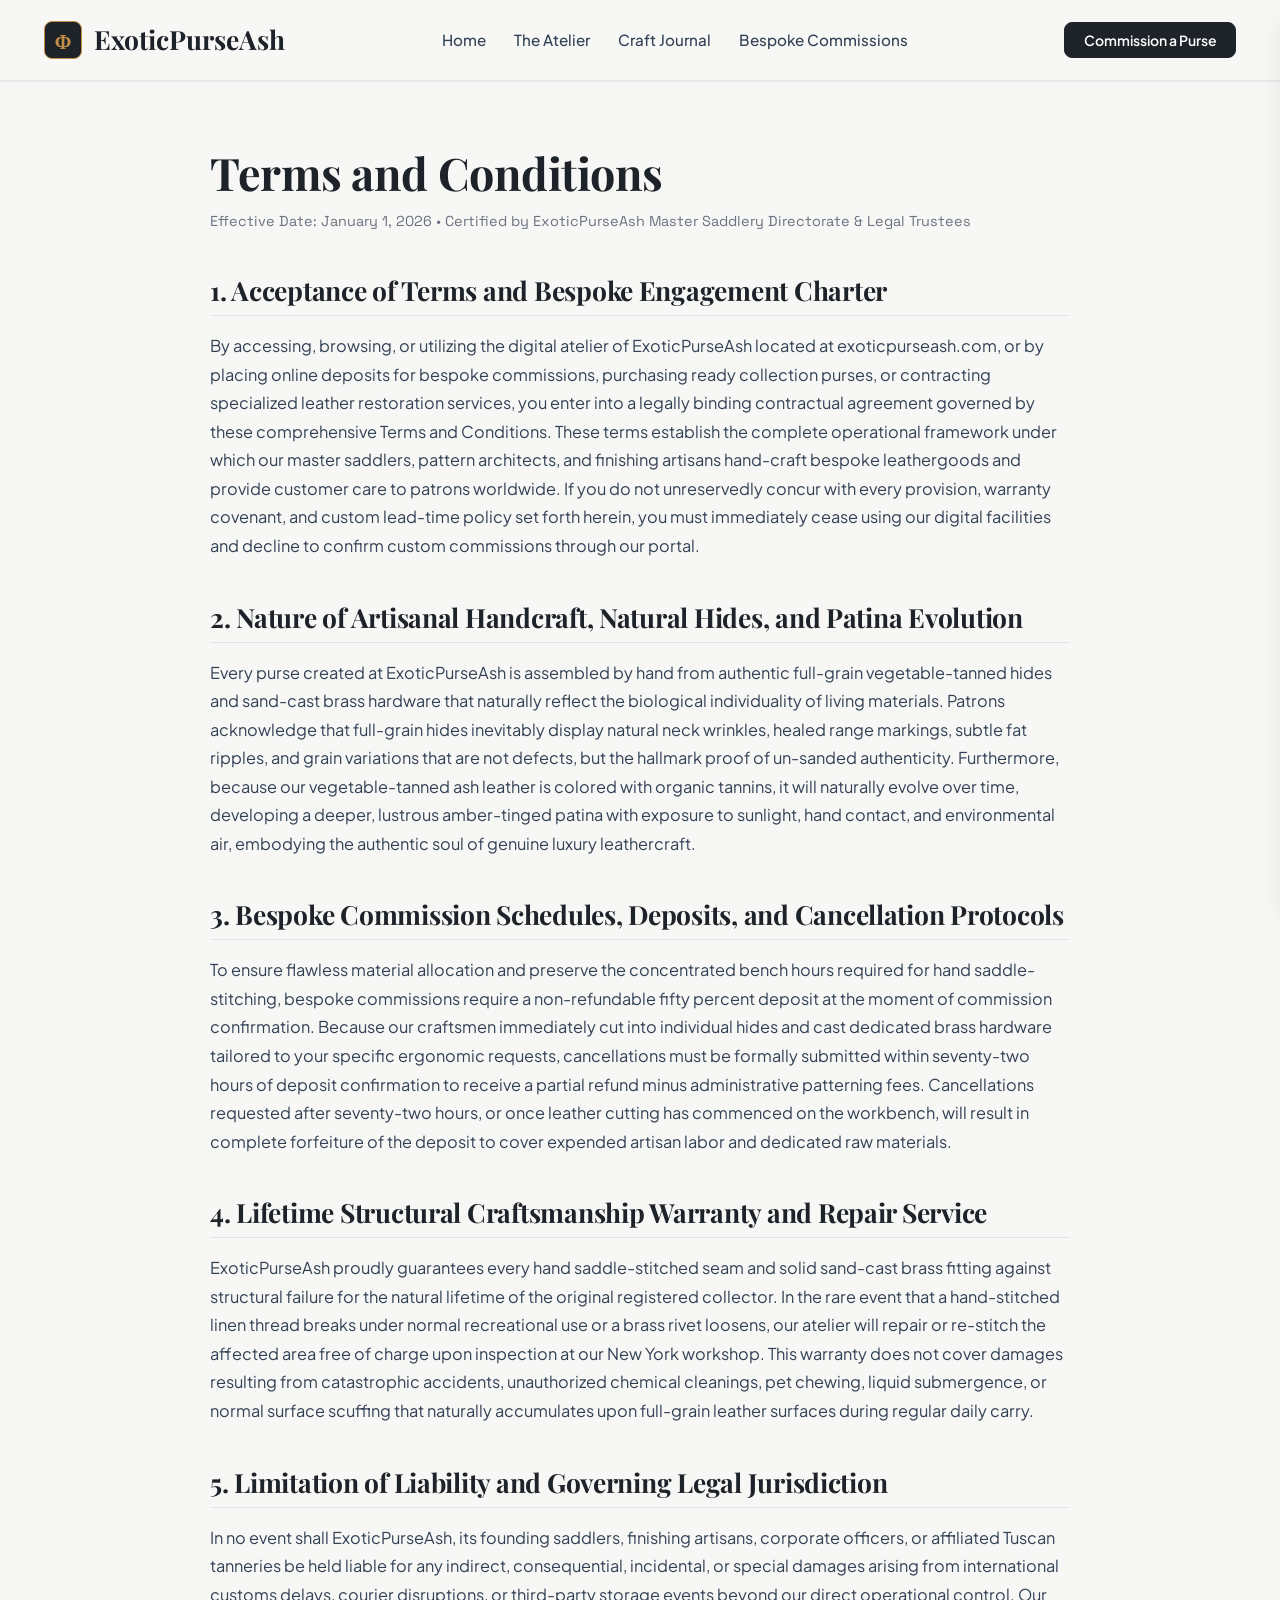
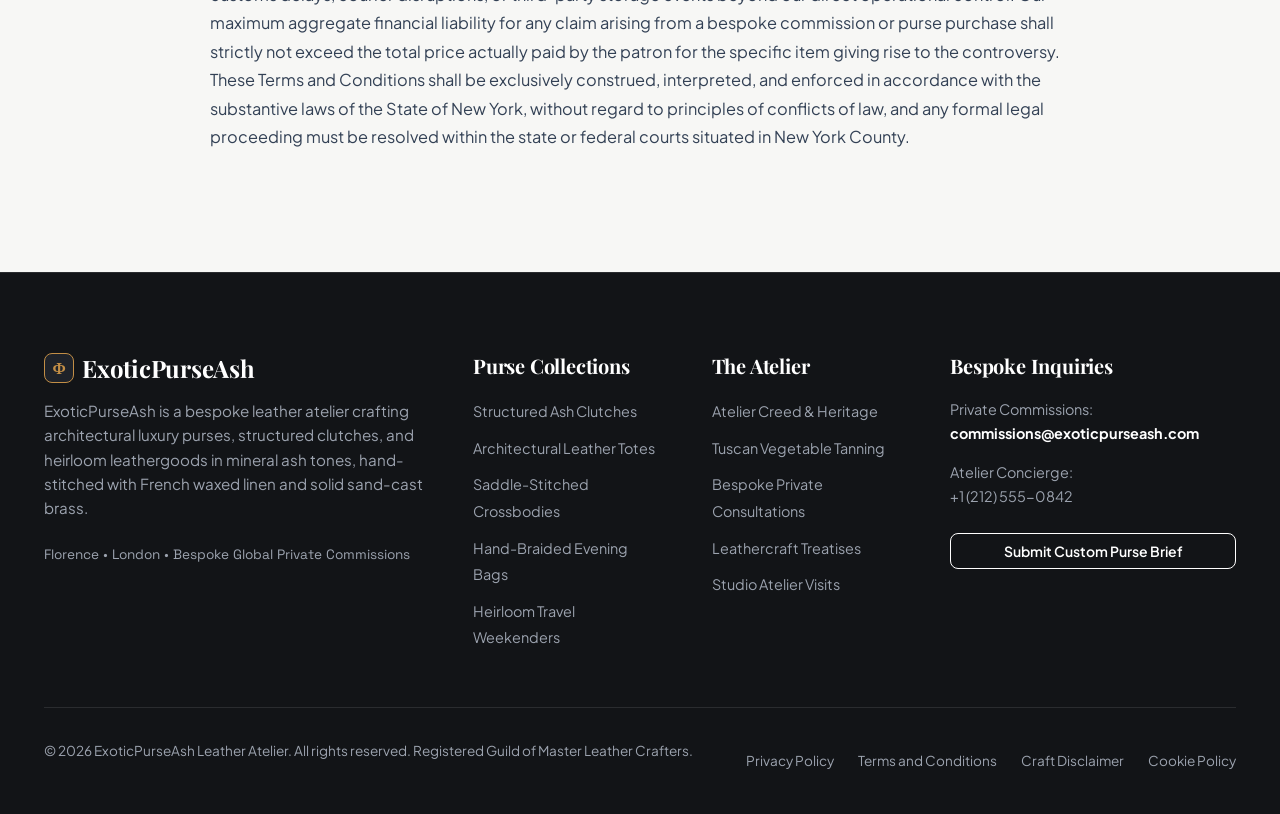
<file: terms-and-conditions.html>
<!DOCTYPE html>
<html lang="en">
<head>
  <meta charset="UTF-8">
  <meta name="viewport" content="width=device-width, initial-scale=1.0">
  <title>Terms and Conditions | ExoticPurseAsh Bespoke Leather Atelier</title>
  <meta name="description" content="Official Terms and Conditions governing bespoke leather commissions, guest data confidentiality, craftsmanship guarantees, and client terms at ExoticPurseAsh.">
  <link rel="canonical" href="https://exoticpurseash.com/terms-and-conditions.html">
<link rel="preconnect" href="https://fonts.googleapis.com">
<link rel="preconnect" href="https://fonts.gstatic.com" crossorigin>
<link href="https://fonts.googleapis.com/css2?family=Playfair+Display:ital,wght@0,400;0,600;0,700;1,400;1,600&family=Plus+Jakarta+Sans:wght@400;500;600;700;800&family=Space+Grotesk:wght@400;500;700&display=swap" rel="stylesheet">
  <link rel="stylesheet" href="assets/css/style.css">
  <link rel="icon" href="favicon.ico">
<!-- Google tag (gtag.js) -->
<script async src="https://www.googletagmanager.com/gtag/js?id=G-0LY0HY7L01"></script>
<script>
  window.dataLayer = window.dataLayer || [];
  function gtag(){dataLayer.push(arguments);}
  gtag("js", new Date());
  gtag("config", "G-0LY0HY7L01");
</script>
</head>
<body>

<!-- Header Navigation -->
<header class="site-header">
  <div class="container">
    <div class="nav-inner">
      <a href="index.php" class="brand-logo" aria-label="ExoticPurseAsh Atelier">
        <span class="crest-symbol">&Phi;</span>
        <span>ExoticPurseAsh</span>
      </a>
      <ul class="nav-menu">
        <li><a href="index.php" class="nav-link ">Home</a></li>
        <li><a href="about.html" class="nav-link ">The Atelier</a></li>
        <li><a href="blog.html" class="nav-link ">Craft Journal</a></li>
        <li><a href="contact.html" class="nav-link ">Bespoke Commissions</a></li>
      </ul>
      <div class="nav-actions">
        <a href="contact.html" class="btn btn-primary btn-sm">Commission a Purse</a>
        <button class="hamburger-btn" id="hamburger-btn" aria-label="Open Navigation Menu">
          <svg viewBox="0 0 24 24" fill="none" stroke="currentColor" stroke-width="2"><line x1="3" y1="12" x2="21" y2="12"/><line x1="3" y1="6" x2="21" y2="6"/><line x1="3" y1="18" x2="21" y2="18"/></svg>
        </button>
      </div>
    </div>
  </div>
</header>

<!-- Mobile Navigation Drawer -->
<div class="drawer-overlay" id="drawer-overlay"></div>
<div class="mobile-drawer" id="mobile-drawer" role="dialog" aria-modal="true" aria-label="Mobile Navigation">
  <div class="drawer-header">
    <a href="index.php" class="brand-logo" style="font-size:1.35rem;">
      <span class="crest-symbol" style="width:32px;height:32px;font-size:1rem;">&Phi;</span>
      <span>ExoticPurseAsh</span>
    </a>
    <button class="drawer-close-btn" id="drawer-close" aria-label="Close Navigation Menu">
      <svg width="24" height="24" viewBox="0 0 24 24" fill="none" stroke="currentColor" stroke-width="2"><line x1="18" y1="6" x2="6" y2="18"/><line x1="6" y1="6" x2="18" y2="18"/></svg>
    </button>
  </div>
  <ul class="drawer-nav">
    <li><a href="index.php">Home</a></li>
    <li><a href="about.html">The Atelier</a></li>
    <li><a href="blog.html">Craft Journal</a></li>
    <li><a href="contact.html">Bespoke Commissions</a></li>
    <li><a href="privacy-policy.html">Privacy Policy</a></li>
    <li><a href="terms-and-conditions.html">Terms & Conditions</a></li>
  </ul>
  <div style="margin-top:auto;padding-top:1.5rem;border-top:1px solid var(--color-border);">
    <a href="contact.html" class="btn btn-accent" style="width:100%;">Commission a Purse</a>
  </div>
</div>


<main>
  <div class="container">
    <div class="legal-page">
      <h1>Terms and Conditions</h1>
      <p style="color:var(--color-slate-500);font-family:var(--font-mono);font-size:0.9rem;margin-bottom:2rem;">
        Effective Date: January 1, 2026 &bull; Certified by ExoticPurseAsh Master Saddlery Directorate & Legal Trustees
      </p>
      
<h2>1. Acceptance of Terms and Bespoke Engagement Charter</h2>
<p>By accessing, browsing, or utilizing the digital atelier of ExoticPurseAsh located at exoticpurseash.com, or by placing online deposits for bespoke commissions, purchasing ready collection purses, or contracting specialized leather restoration services, you enter into a legally binding contractual agreement governed by these comprehensive Terms and Conditions. These terms establish the complete operational framework under which our master saddlers, pattern architects, and finishing artisans hand-craft bespoke leathergoods and provide customer care to patrons worldwide. If you do not unreservedly concur with every provision, warranty covenant, and custom lead-time policy set forth herein, you must immediately cease using our digital facilities and decline to confirm custom commissions through our portal.</p>

<h2>2. Nature of Artisanal Handcraft, Natural Hides, and Patina Evolution</h2>
<p>Every purse created at ExoticPurseAsh is assembled by hand from authentic full-grain vegetable-tanned hides and sand-cast brass hardware that naturally reflect the biological individuality of living materials. Patrons acknowledge that full-grain hides inevitably display natural neck wrinkles, healed range markings, subtle fat ripples, and grain variations that are not defects, but the hallmark proof of un-sanded authenticity. Furthermore, because our vegetable-tanned ash leather is colored with organic tannins, it will naturally evolve over time, developing a deeper, lustrous amber-tinged patina with exposure to sunlight, hand contact, and environmental air, embodying the authentic soul of genuine luxury leathercraft.</p>

<h2>3. Bespoke Commission Schedules, Deposits, and Cancellation Protocols</h2>
<p>To ensure flawless material allocation and preserve the concentrated bench hours required for hand saddle-stitching, bespoke commissions require a non-refundable fifty percent deposit at the moment of commission confirmation. Because our craftsmen immediately cut into individual hides and cast dedicated brass hardware tailored to your specific ergonomic requests, cancellations must be formally submitted within seventy-two hours of deposit confirmation to receive a partial refund minus administrative patterning fees. Cancellations requested after seventy-two hours, or once leather cutting has commenced on the workbench, will result in complete forfeiture of the deposit to cover expended artisan labor and dedicated raw materials.</p>

<h2>4. Lifetime Structural Craftsmanship Warranty and Repair Service</h2>
<p>ExoticPurseAsh proudly guarantees every hand saddle-stitched seam and solid sand-cast brass fitting against structural failure for the natural lifetime of the original registered collector. In the rare event that a hand-stitched linen thread breaks under normal recreational use or a brass rivet loosens, our atelier will repair or re-stitch the affected area free of charge upon inspection at our New York workshop. This warranty does not cover damages resulting from catastrophic accidents, unauthorized chemical cleanings, pet chewing, liquid submergence, or normal surface scuffing that naturally accumulates upon full-grain leather surfaces during regular daily carry.</p>

<h2>5. Limitation of Liability and Governing Legal Jurisdiction</h2>
<p>In no event shall ExoticPurseAsh, its founding saddlers, finishing artisans, corporate officers, or affiliated Tuscan tanneries be held liable for any indirect, consequential, incidental, or special damages arising from international customs delays, courier disruptions, or third-party storage events beyond our direct operational control. Our maximum aggregate financial liability for any claim arising from a bespoke commission or purse purchase shall strictly not exceed the total price actually paid by the patron for the specific item giving rise to the controversy. These Terms and Conditions shall be exclusively construed, interpreted, and enforced in accordance with the substantive laws of the State of New York, without regard to principles of conflicts of law, and any formal legal proceeding must be resolved within the state or federal courts situated in New York County.</p>

    </div>
  </div>
</main>

<!-- Footer -->
<footer class="site-footer">
  <div class="container">
    <div class="footer-grid">
      <div class="footer-brand">
        <h3><span class="crest-symbol" style="width:30px;height:30px;font-size:1rem;">&Phi;</span> ExoticPurseAsh</h3>
        <p>ExoticPurseAsh is a bespoke leather atelier crafting architectural luxury purses, structured clutches, and heirloom leathergoods in mineral ash tones, hand-stitched with French waxed linen and solid sand-cast brass.</p>
        <div style="font-family:var(--font-mono);font-size:0.85rem;color:var(--color-slate-400);">
          <span>Florence &bull; London &bull; Bespoke Global Private Commissions</span>
        </div>
      </div>
      <div>
        <h4 class="footer-title">Purse Collections</h4>
        <ul class="footer-links">
          <li><a href="blog.html">Structured Ash Clutches</a></li>
          <li><a href="blog.html">Architectural Leather Totes</a></li>
          <li><a href="blog.html">Saddle-Stitched Crossbodies</a></li>
          <li><a href="blog.html">Hand-Braided Evening Bags</a></li>
          <li><a href="blog.html">Heirloom Travel Weekenders</a></li>
        </ul>
      </div>
      <div>
        <h4 class="footer-title">The Atelier</h4>
        <ul class="footer-links">
          <li><a href="about.html">Atelier Creed & Heritage</a></li>
          <li><a href="about.html#tannery">Tuscan Vegetable Tanning</a></li>
          <li><a href="contact.html">Bespoke Private Consultations</a></li>
          <li><a href="blog.html">Leathercraft Treatises</a></li>
          <li><a href="contact.html">Studio Atelier Visits</a></li>
        </ul>
      </div>
      <div>
        <h4 class="footer-title">Bespoke Inquiries</h4>
        <p style="font-size:0.9rem;margin-bottom:1rem;">Private Commissions: <br><strong style="color:#ffffff;">commissions@exoticpurseash.com</strong></p>
        <p style="font-size:0.9rem;margin-bottom:1.5rem;">Atelier Concierge: <br>+1 (212) 555-0842</p>
        <a href="contact.html" class="btn btn-outline-white btn-sm" style="width:100%;">Submit Custom Purse Brief</a>
      </div>
    </div>
    <div class="footer-bottom">
      <p>&copy; 2026 ExoticPurseAsh Leather Atelier. All rights reserved. Registered Guild of Master Leather Crafters.</p>
      <div class="footer-legal-links">
        <a href="privacy-policy.html">Privacy Policy</a>
        <a href="terms-and-conditions.html">Terms and Conditions</a>
        <a href="disclaimer.html">Craft Disclaimer</a>
        <a href="cookie-policy.html">Cookie Policy</a>
      </div>
    </div>
  </div>
</footer>
<script src="assets/js/main.js"></script>


</body>
</html>
</file>
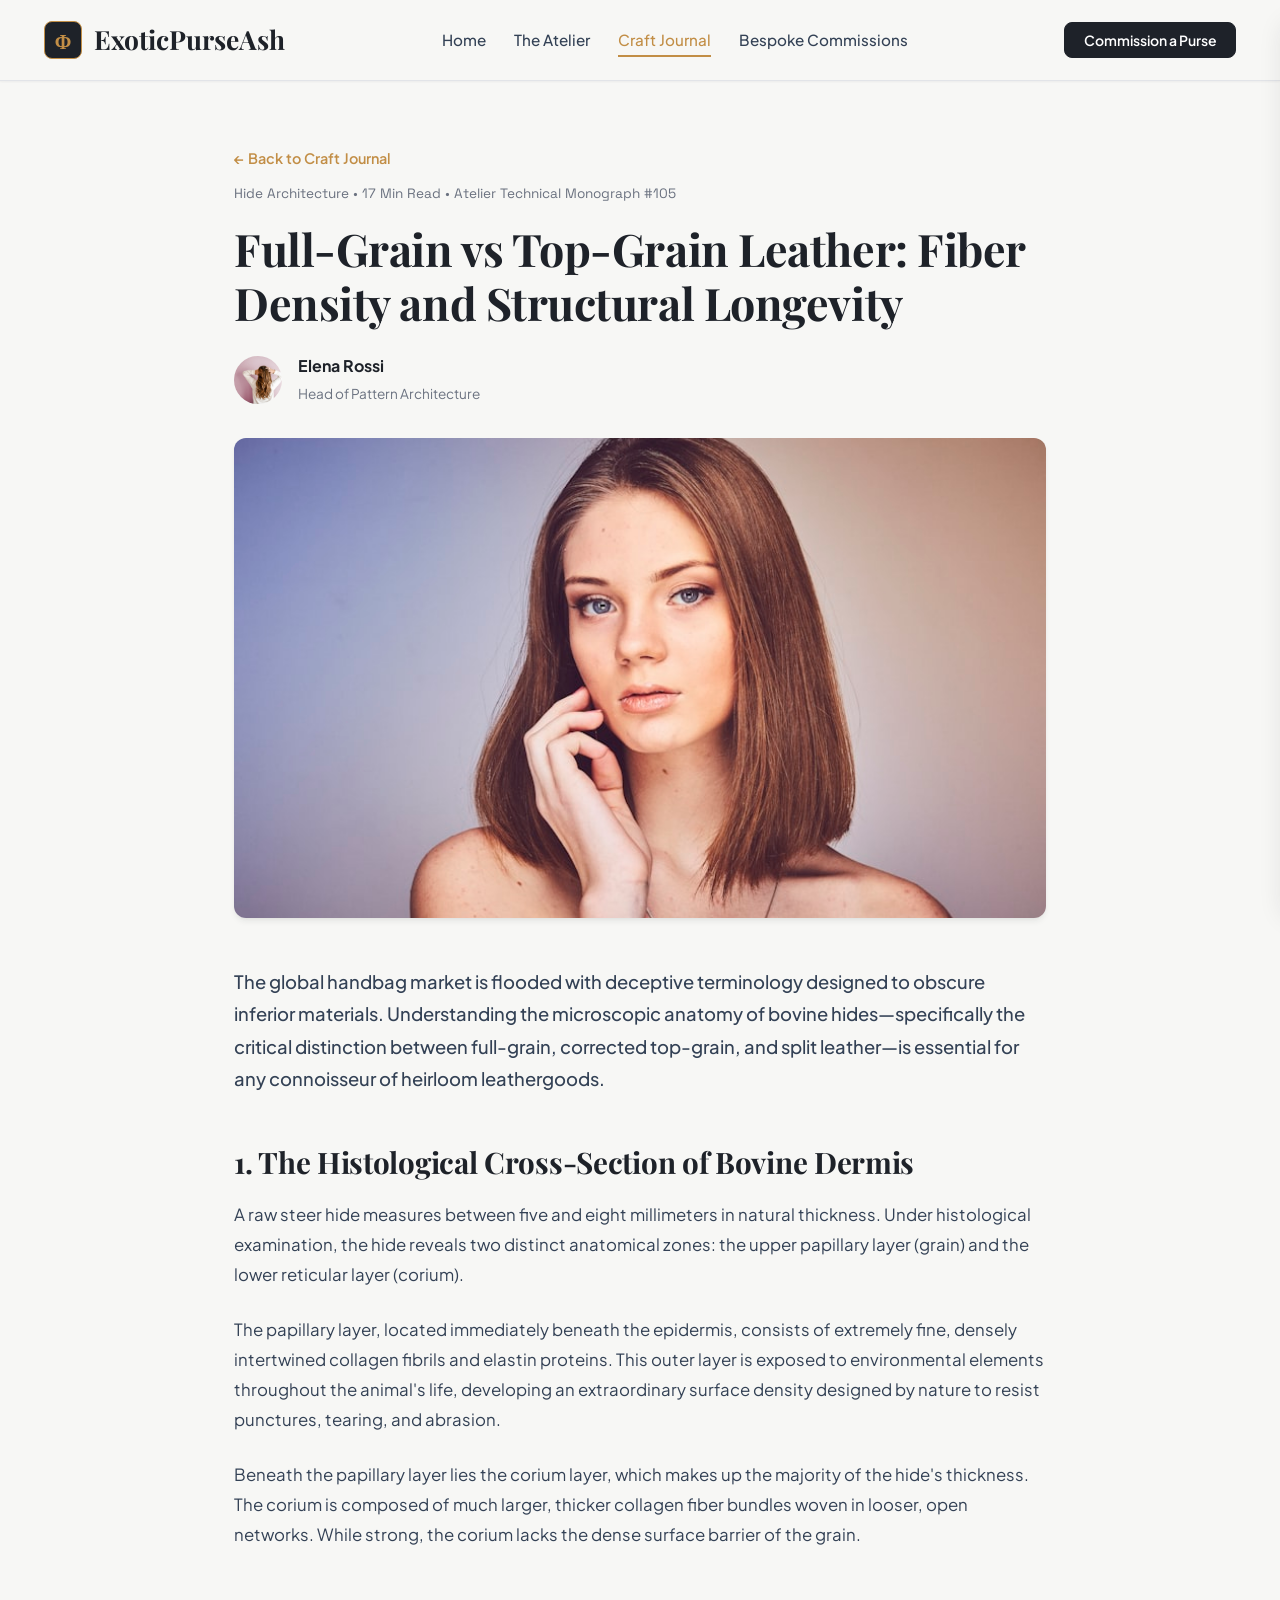
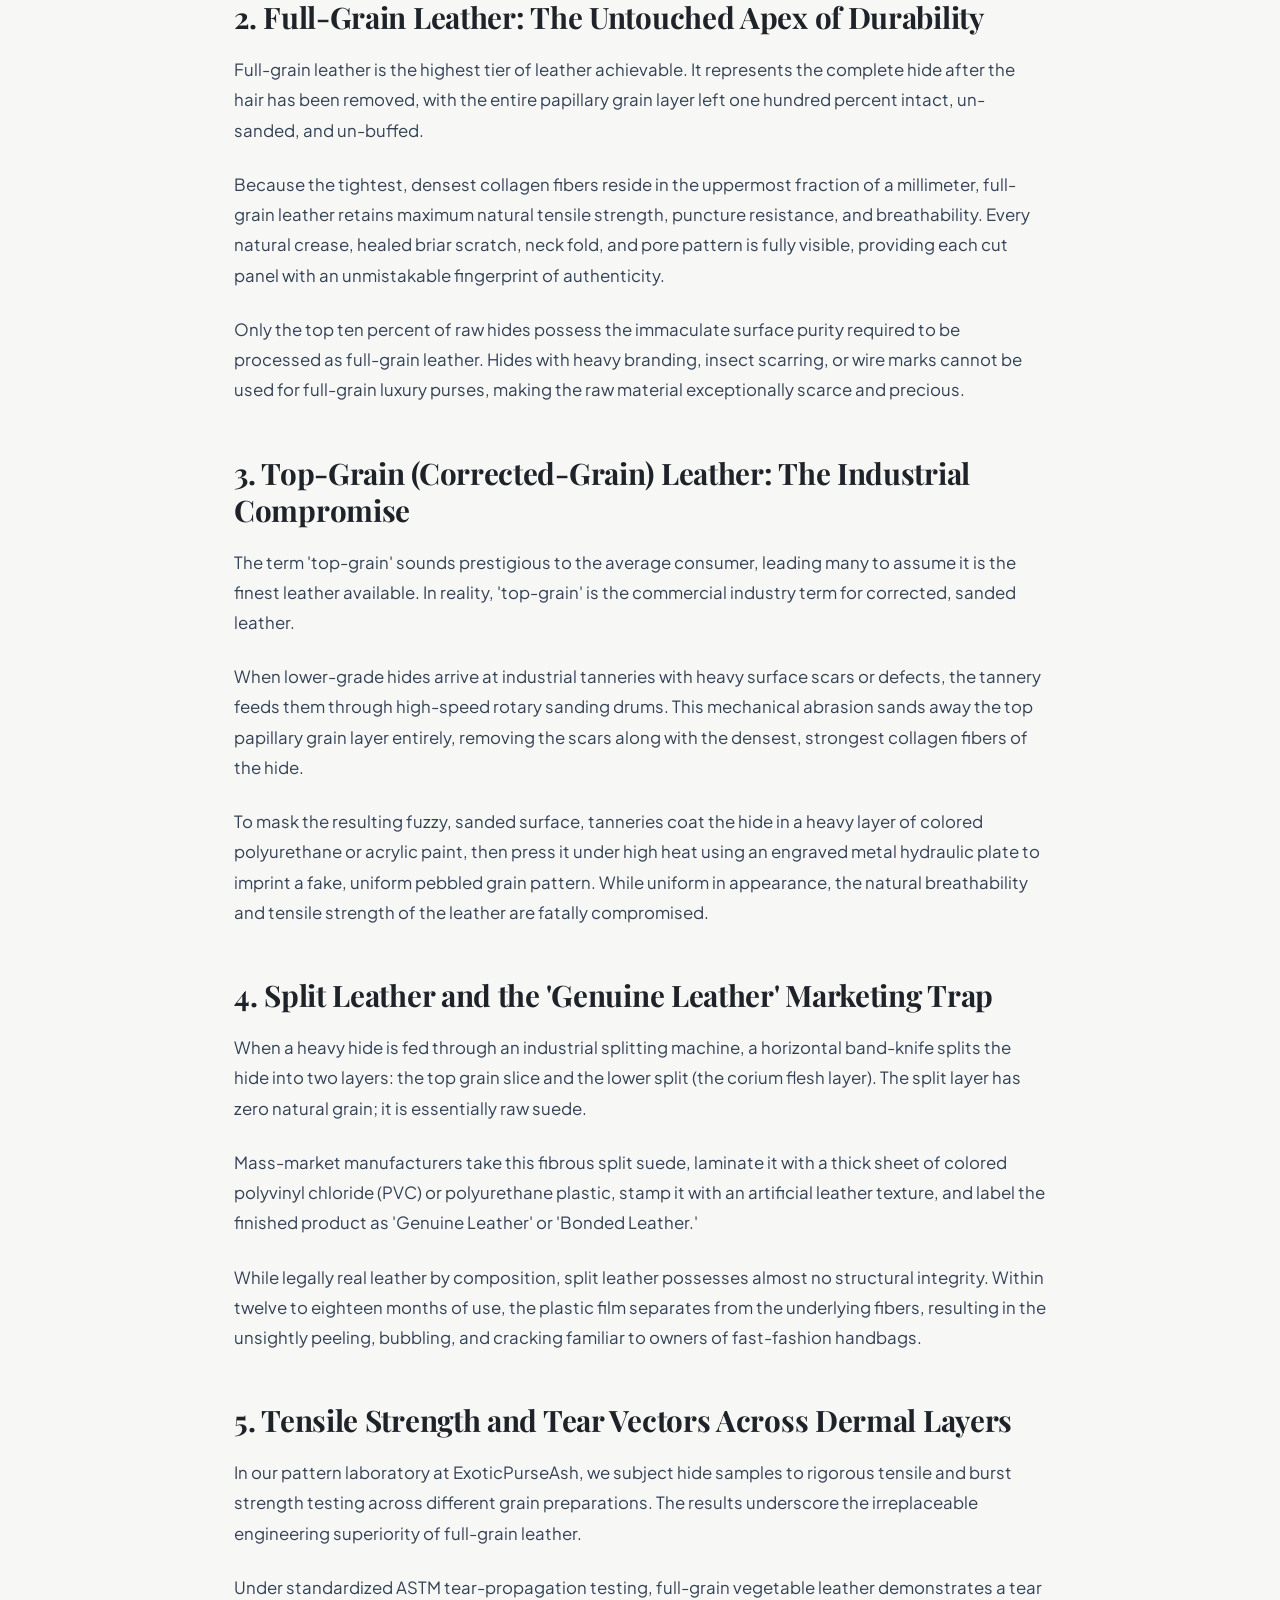
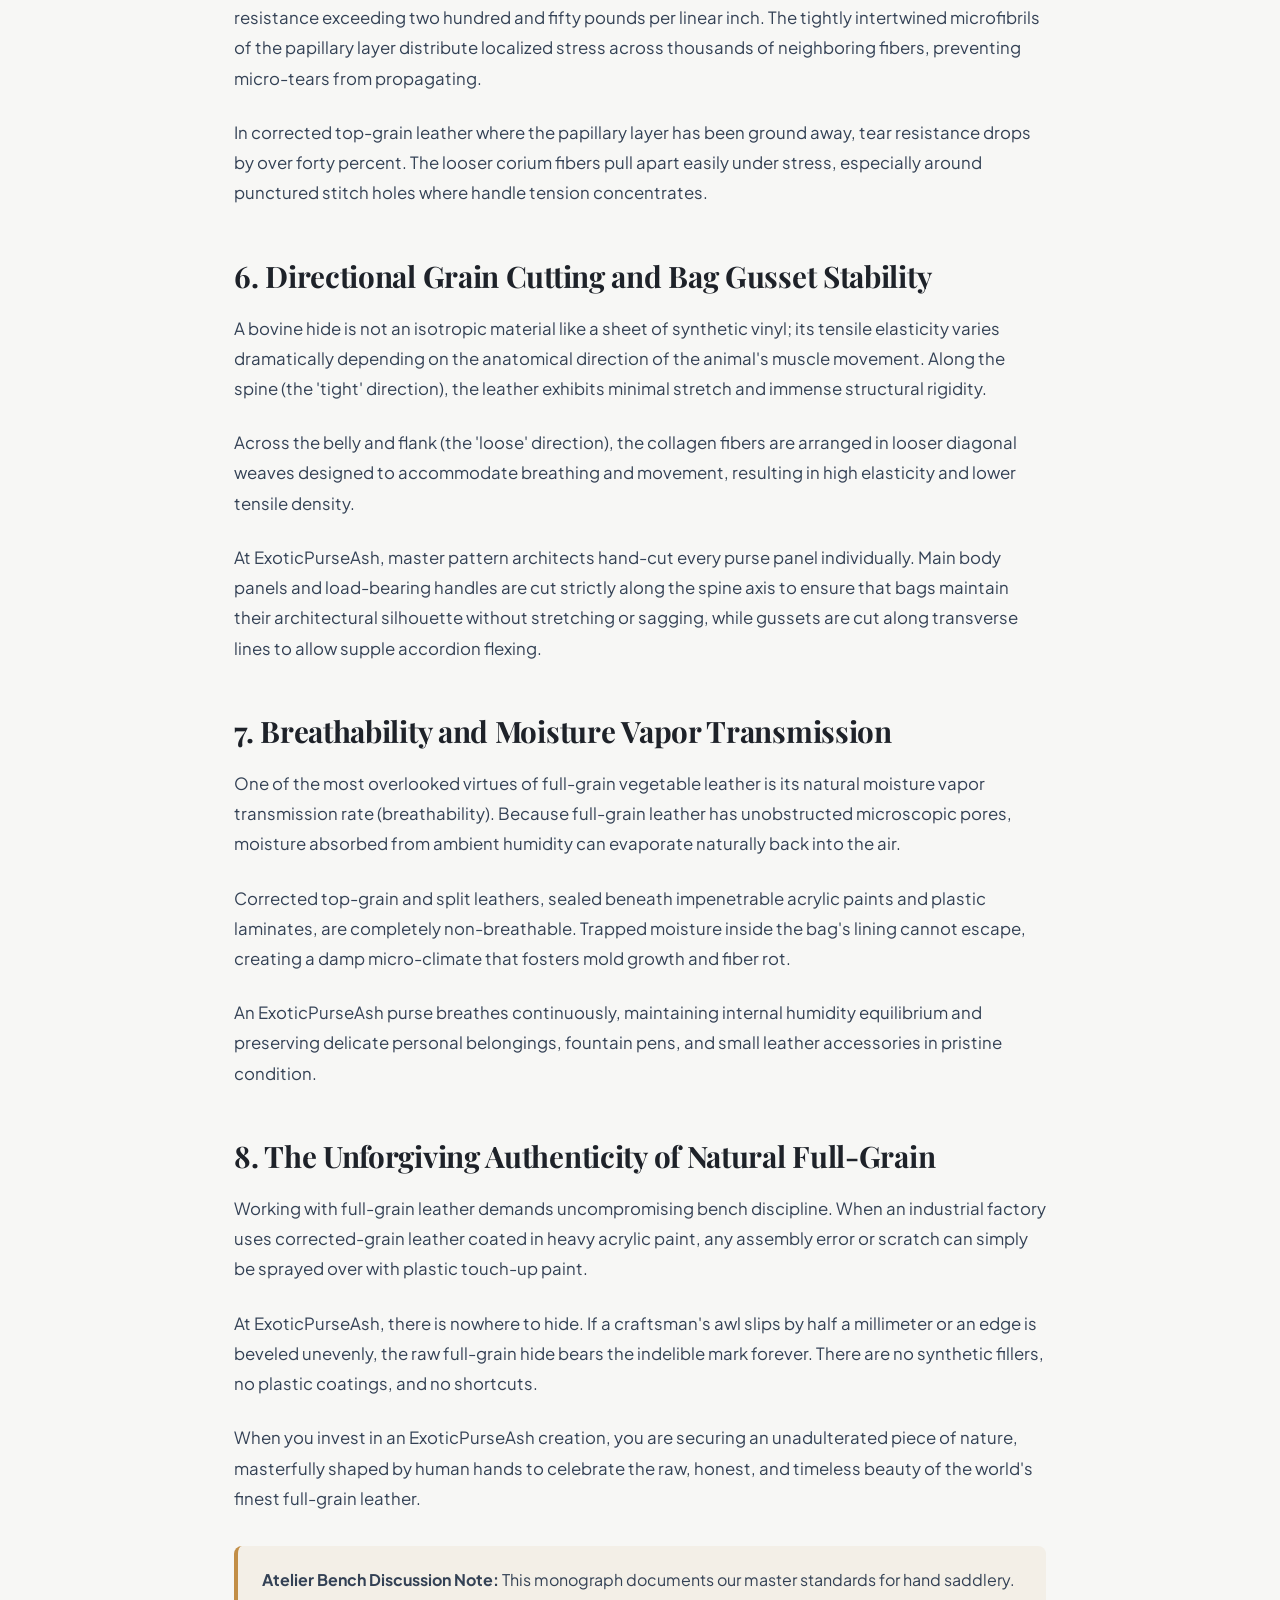
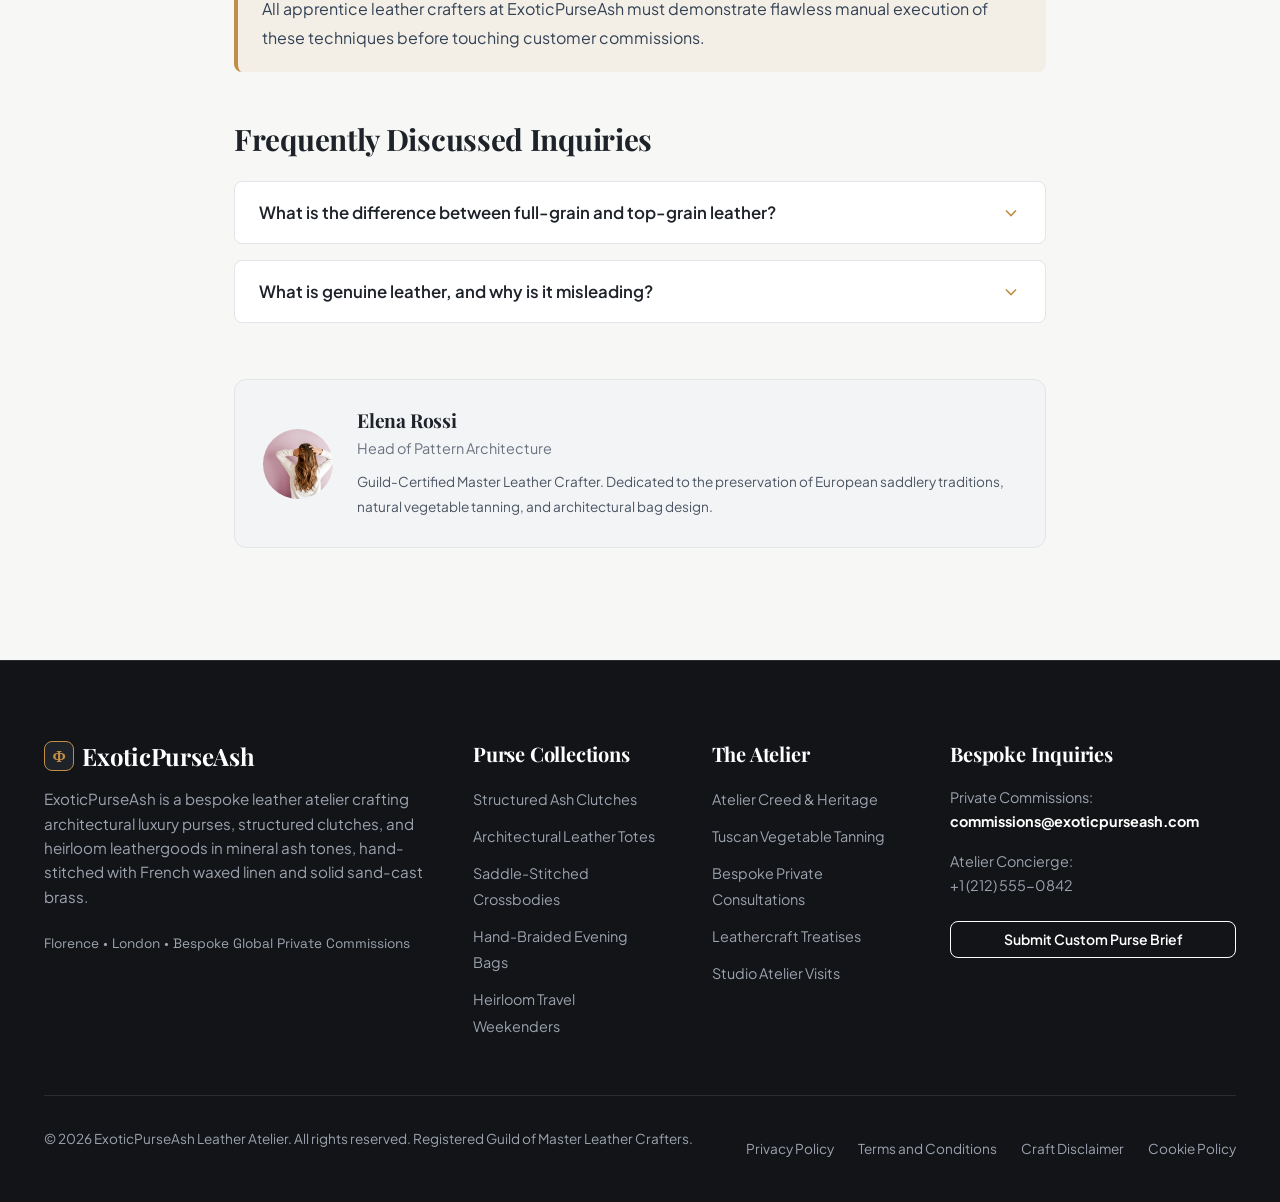
<file: blog/full-grain-versus-top-grain-leather-fiber-density-and-structural-longevity.html>
<!DOCTYPE html>
<html lang="en">
<head>
  <meta charset="UTF-8">
  <meta name="viewport" content="width=device-width, initial-scale=1.0">
  <title>Full-Grain vs Top-Grain Leather: Fiber Density and Structural Longevity | ExoticPurseAsh Journal</title>
  <meta name="description" content="In-depth leathercraft treatise on full-grain vs top-grain leather: fiber density and structural longevity: technical physics, craftsmanship methods, and saddlery analysis from ExoticPurseAsh.">
  <link rel="canonical" href="https://exoticpurseash.com/blog/full-grain-versus-top-grain-leather-fiber-density-and-structural-longevity.html">
<link rel="preconnect" href="https://fonts.googleapis.com">
<link rel="preconnect" href="https://fonts.gstatic.com" crossorigin>
<link href="https://fonts.googleapis.com/css2?family=Playfair+Display:ital,wght@0,400;0,600;0,700;1,400;1,600&family=Plus+Jakarta+Sans:wght@400;500;600;700;800&family=Space+Grotesk:wght@400;500;700&display=swap" rel="stylesheet">
  <link rel="stylesheet" href="../assets/css/style.css">
  <link rel="icon" href="../favicon.ico">
<!-- Google tag (gtag.js) -->
<script async src="https://www.googletagmanager.com/gtag/js?id=G-0LY0HY7L01"></script>
<script>
  window.dataLayer = window.dataLayer || [];
  function gtag(){dataLayer.push(arguments);}
  gtag("js", new Date());
  gtag("config", "G-0LY0HY7L01");
</script>
</head>
<body>

<!-- Header Navigation -->
<header class="site-header">
  <div class="container">
    <div class="nav-inner">
      <a href="../index.php" class="brand-logo" aria-label="ExoticPurseAsh Atelier">
        <span class="crest-symbol">&Phi;</span>
        <span>ExoticPurseAsh</span>
      </a>
      <ul class="nav-menu">
        <li><a href="../index.php" class="nav-link ">Home</a></li>
        <li><a href="../about.html" class="nav-link ">The Atelier</a></li>
        <li><a href="../blog.html" class="nav-link active">Craft Journal</a></li>
        <li><a href="../contact.html" class="nav-link ">Bespoke Commissions</a></li>
      </ul>
      <div class="nav-actions">
        <a href="../contact.html" class="btn btn-primary btn-sm">Commission a Purse</a>
        <button class="hamburger-btn" id="hamburger-btn" aria-label="Open Navigation Menu">
          <svg viewBox="0 0 24 24" fill="none" stroke="currentColor" stroke-width="2"><line x1="3" y1="12" x2="21" y2="12"/><line x1="3" y1="6" x2="21" y2="6"/><line x1="3" y1="18" x2="21" y2="18"/></svg>
        </button>
      </div>
    </div>
  </div>
</header>

<!-- Mobile Navigation Drawer -->
<div class="drawer-overlay" id="drawer-overlay"></div>
<div class="mobile-drawer" id="mobile-drawer" role="dialog" aria-modal="true" aria-label="Mobile Navigation">
  <div class="drawer-header">
    <a href="../index.php" class="brand-logo" style="font-size:1.35rem;">
      <span class="crest-symbol" style="width:32px;height:32px;font-size:1rem;">&Phi;</span>
      <span>ExoticPurseAsh</span>
    </a>
    <button class="drawer-close-btn" id="drawer-close" aria-label="Close Navigation Menu">
      <svg width="24" height="24" viewBox="0 0 24 24" fill="none" stroke="currentColor" stroke-width="2"><line x1="18" y1="6" x2="6" y2="18"/><line x1="6" y1="6" x2="18" y2="18"/></svg>
    </button>
  </div>
  <ul class="drawer-nav">
    <li><a href="../index.php">Home</a></li>
    <li><a href="../about.html">The Atelier</a></li>
    <li><a href="../blog.html">Craft Journal</a></li>
    <li><a href="../contact.html">Bespoke Commissions</a></li>
    <li><a href="../privacy-policy.html">Privacy Policy</a></li>
    <li><a href="../terms-and-conditions.html">Terms & Conditions</a></li>
  </ul>
  <div style="margin-top:auto;padding-top:1.5rem;border-top:1px solid var(--color-border);">
    <a href="../contact.html" class="btn btn-accent" style="width:100%;">Commission a Purse</a>
  </div>
</div>


<main>
  <article class="container-narrow" style="padding:4rem 1.5rem;">
    <div style="margin-bottom:2rem;">
      <a href="../blog.html" style="color:var(--color-accent);font-weight:600;font-size:0.9rem;">&larr; Back to Craft Journal</a>
      <div style="font-family:var(--font-mono);font-size:0.85rem;color:var(--color-slate-500);margin-top:0.75rem;">
        <span>Hide Architecture</span> &bull; <span>17 Min Read</span> &bull; <span>Atelier Technical Monograph #105</span>
      </div>
      <h1 style="font-size:2.8rem;margin:1rem 0 1.5rem;line-height:1.2;">Full-Grain vs Top-Grain Leather: Fiber Density and Structural Longevity</h1>
      <div style="display:flex;align-items:center;gap:1rem;">
        <img src="../assets/images/artisan_cutting_leather_pattern.jpg" alt="Elena Rossi" style="width:48px;height:48px;border-radius:var(--radius-full);object-fit:cover;">
        <div>
          <strong style="color:var(--color-primary);display:block;">Elena Rossi</strong>
          <span style="color:var(--color-slate-500);font-size:0.85rem;">Head of Pattern Architecture</span>
        </div>
      </div>
    </div>

    <img src="../assets/images/patina_aged_leather_detail.jpg" alt="Full-Grain vs Top-Grain Leather: Fiber Density and Structural Longevity" class="article-featured-img">

    <div class="article-content">
      <p class="hero-lead" style="color:var(--color-slate-700);font-weight:500;font-size:1.15rem;line-height:1.75;">
        The global handbag market is flooded with deceptive terminology designed to obscure inferior materials. Understanding the microscopic anatomy of bovine hides—specifically the critical distinction between full-grain, corrected top-grain, and split leather—is essential for any connoisseur of heirloom leathergoods.
      </p>

      <h2>1. The Histological Cross-Section of Bovine Dermis</h2>
      
    <p>A raw steer hide measures between five and eight millimeters in natural thickness. Under histological examination, the hide reveals two distinct anatomical zones: the upper papillary layer (grain) and the lower reticular layer (corium).</p>
    <p>The papillary layer, located immediately beneath the epidermis, consists of extremely fine, densely intertwined collagen fibrils and elastin proteins. This outer layer is exposed to environmental elements throughout the animal's life, developing an extraordinary surface density designed by nature to resist punctures, tearing, and abrasion.</p>
    <p>Beneath the papillary layer lies the corium layer, which makes up the majority of the hide's thickness. The corium is composed of much larger, thicker collagen fiber bundles woven in looser, open networks. While strong, the corium lacks the dense surface barrier of the grain.</p>
    

      <h2>2. Full-Grain Leather: The Untouched Apex of Durability</h2>
      
    <p>Full-grain leather is the highest tier of leather achievable. It represents the complete hide after the hair has been removed, with the entire papillary grain layer left one hundred percent intact, un-sanded, and un-buffed.</p>
    <p>Because the tightest, densest collagen fibers reside in the uppermost fraction of a millimeter, full-grain leather retains maximum natural tensile strength, puncture resistance, and breathability. Every natural crease, healed briar scratch, neck fold, and pore pattern is fully visible, providing each cut panel with an unmistakable fingerprint of authenticity.</p>
    <p>Only the top ten percent of raw hides possess the immaculate surface purity required to be processed as full-grain leather. Hides with heavy branding, insect scarring, or wire marks cannot be used for full-grain luxury purses, making the raw material exceptionally scarce and precious.</p>
    

      <h2>3. Top-Grain (Corrected-Grain) Leather: The Industrial Compromise</h2>
      
    <p>The term 'top-grain' sounds prestigious to the average consumer, leading many to assume it is the finest leather available. In reality, 'top-grain' is the commercial industry term for corrected, sanded leather.</p>
    <p>When lower-grade hides arrive at industrial tanneries with heavy surface scars or defects, the tannery feeds them through high-speed rotary sanding drums. This mechanical abrasion sands away the top papillary grain layer entirely, removing the scars along with the densest, strongest collagen fibers of the hide.</p>
    <p>To mask the resulting fuzzy, sanded surface, tanneries coat the hide in a heavy layer of colored polyurethane or acrylic paint, then press it under high heat using an engraved metal hydraulic plate to imprint a fake, uniform pebbled grain pattern. While uniform in appearance, the natural breathability and tensile strength of the leather are fatally compromised.</p>
    

      <h2>4. Split Leather and the 'Genuine Leather' Marketing Trap</h2>
      
    <p>When a heavy hide is fed through an industrial splitting machine, a horizontal band-knife splits the hide into two layers: the top grain slice and the lower split (the corium flesh layer). The split layer has zero natural grain; it is essentially raw suede.</p>
    <p>Mass-market manufacturers take this fibrous split suede, laminate it with a thick sheet of colored polyvinyl chloride (PVC) or polyurethane plastic, stamp it with an artificial leather texture, and label the finished product as 'Genuine Leather' or 'Bonded Leather.'</p>
    <p>While legally real leather by composition, split leather possesses almost no structural integrity. Within twelve to eighteen months of use, the plastic film separates from the underlying fibers, resulting in the unsightly peeling, bubbling, and cracking familiar to owners of fast-fashion handbags.</p>
    

      <h2>5. Tensile Strength and Tear Vectors Across Dermal Layers</h2>
      
    <p>In our pattern laboratory at ExoticPurseAsh, we subject hide samples to rigorous tensile and burst strength testing across different grain preparations. The results underscore the irreplaceable engineering superiority of full-grain leather.</p>
    <p>Under standardized ASTM tear-propagation testing, full-grain vegetable leather demonstrates a tear resistance exceeding two hundred and fifty pounds per linear inch. The tightly intertwined microfibrils of the papillary layer distribute localized stress across thousands of neighboring fibers, preventing micro-tears from propagating.</p>
    <p>In corrected top-grain leather where the papillary layer has been ground away, tear resistance drops by over forty percent. The looser corium fibers pull apart easily under stress, especially around punctured stitch holes where handle tension concentrates.</p>
    

      <h2>6. Directional Grain Cutting and Bag Gusset Stability</h2>
      
    <p>A bovine hide is not an isotropic material like a sheet of synthetic vinyl; its tensile elasticity varies dramatically depending on the anatomical direction of the animal's muscle movement. Along the spine (the 'tight' direction), the leather exhibits minimal stretch and immense structural rigidity.</p>
    <p>Across the belly and flank (the 'loose' direction), the collagen fibers are arranged in looser diagonal weaves designed to accommodate breathing and movement, resulting in high elasticity and lower tensile density.</p>
    <p>At ExoticPurseAsh, master pattern architects hand-cut every purse panel individually. Main body panels and load-bearing handles are cut strictly along the spine axis to ensure that bags maintain their architectural silhouette without stretching or sagging, while gussets are cut along transverse lines to allow supple accordion flexing.</p>
    

      <h2>7. Breathability and Moisture Vapor Transmission</h2>
      
    <p>One of the most overlooked virtues of full-grain vegetable leather is its natural moisture vapor transmission rate (breathability). Because full-grain leather has unobstructed microscopic pores, moisture absorbed from ambient humidity can evaporate naturally back into the air.</p>
    <p>Corrected top-grain and split leathers, sealed beneath impenetrable acrylic paints and plastic laminates, are completely non-breathable. Trapped moisture inside the bag's lining cannot escape, creating a damp micro-climate that fosters mold growth and fiber rot.</p>
    <p>An ExoticPurseAsh purse breathes continuously, maintaining internal humidity equilibrium and preserving delicate personal belongings, fountain pens, and small leather accessories in pristine condition.</p>
    

      <h2>8. The Unforgiving Authenticity of Natural Full-Grain</h2>
      
    <p>Working with full-grain leather demands uncompromising bench discipline. When an industrial factory uses corrected-grain leather coated in heavy acrylic paint, any assembly error or scratch can simply be sprayed over with plastic touch-up paint.</p>
    <p>At ExoticPurseAsh, there is nowhere to hide. If a craftsman's awl slips by half a millimeter or an edge is beveled unevenly, the raw full-grain hide bears the indelible mark forever. There are no synthetic fillers, no plastic coatings, and no shortcuts.</p>
    <p>When you invest in an ExoticPurseAsh creation, you are securing an unadulterated piece of nature, masterfully shaped by human hands to celebrate the raw, honest, and timeless beauty of the world's finest full-grain leather.</p>
    

      <div class="callout-box">
        <strong>Atelier Bench Discussion Note:</strong> This monograph documents our master standards for hand saddlery. All apprentice leather crafters at ExoticPurseAsh must demonstrate flawless manual execution of these techniques before touching customer commissions.
      </div>

      <h2 style="margin-top:3rem;">Frequently Discussed Inquiries</h2>
      <div class="faq-list" style="margin-top:1.5rem;">
        
    <div class="faq-item">
      <button class="faq-question">
        <span>What is the difference between full-grain and top-grain leather?</span>
        <svg class="faq-icon" viewBox="0 0 24 24" fill="none" stroke="currentColor" stroke-width="2"><polyline points="6 9 12 15 18 9"/></svg>
      </button>
      <div class="faq-answer">
        <p>Full-grain leather preserves the complete, un-altered natural grain layer (papillary dermis) of the hide with all original fiber density intact. 'Top-grain' leather has had its outermost grain layer mechanically sanded or buffed off to erase scars, followed by synthetic embossing and pigment coating, which compromises structural fiber strength.</p>
      </div>
    </div>
    <div class="faq-item">
      <button class="faq-question">
        <span>What is genuine leather, and why is it misleading?</span>
        <svg class="faq-icon" viewBox="0 0 24 24" fill="none" stroke="currentColor" stroke-width="2"><polyline points="6 9 12 15 18 9"/></svg>
      </button>
      <div class="faq-answer">
        <p>In commercial industry marketing, 'genuine leather' is a catch-all term for the lowest legal grade of real leather, typically made from leftover split suede layers bonded with polyurethane resins. It possesses almost no structural fiber strength and peels within months.</p>
      </div>
    </div>
      </div>

      <div class="author-box">
        <img src="../assets/images/artisan_cutting_leather_pattern.jpg" alt="Elena Rossi" style="width:70px;height:70px;border-radius:var(--radius-full);object-fit:cover;">
        <div>
          <h4 style="margin-bottom:0.25rem;">Elena Rossi</h4>
          <p style="color:var(--color-slate-500);font-size:0.9rem;margin-bottom:0.5rem;">Head of Pattern Architecture</p>
          <p style="font-size:0.85rem;color:var(--color-slate-600);margin-bottom:0;">Guild-Certified Master Leather Crafter. Dedicated to the preservation of European saddlery traditions, natural vegetable tanning, and architectural bag design.</p>
        </div>
      </div>
    </div>
  </article>
</main>

<!-- Footer -->
<footer class="site-footer">
  <div class="container">
    <div class="footer-grid">
      <div class="footer-brand">
        <h3><span class="crest-symbol" style="width:30px;height:30px;font-size:1rem;">&Phi;</span> ExoticPurseAsh</h3>
        <p>ExoticPurseAsh is a bespoke leather atelier crafting architectural luxury purses, structured clutches, and heirloom leathergoods in mineral ash tones, hand-stitched with French waxed linen and solid sand-cast brass.</p>
        <div style="font-family:var(--font-mono);font-size:0.85rem;color:var(--color-slate-400);">
          <span>Florence &bull; London &bull; Bespoke Global Private Commissions</span>
        </div>
      </div>
      <div>
        <h4 class="footer-title">Purse Collections</h4>
        <ul class="footer-links">
          <li><a href="../blog.html">Structured Ash Clutches</a></li>
          <li><a href="../blog.html">Architectural Leather Totes</a></li>
          <li><a href="../blog.html">Saddle-Stitched Crossbodies</a></li>
          <li><a href="../blog.html">Hand-Braided Evening Bags</a></li>
          <li><a href="../blog.html">Heirloom Travel Weekenders</a></li>
        </ul>
      </div>
      <div>
        <h4 class="footer-title">The Atelier</h4>
        <ul class="footer-links">
          <li><a href="../about.html">Atelier Creed & Heritage</a></li>
          <li><a href="../about.html#tannery">Tuscan Vegetable Tanning</a></li>
          <li><a href="../contact.html">Bespoke Private Consultations</a></li>
          <li><a href="../blog.html">Leathercraft Treatises</a></li>
          <li><a href="../contact.html">Studio Atelier Visits</a></li>
        </ul>
      </div>
      <div>
        <h4 class="footer-title">Bespoke Inquiries</h4>
        <p style="font-size:0.9rem;margin-bottom:1rem;">Private Commissions: <br><strong style="color:#ffffff;">commissions@exoticpurseash.com</strong></p>
        <p style="font-size:0.9rem;margin-bottom:1.5rem;">Atelier Concierge: <br>+1 (212) 555-0842</p>
        <a href="../contact.html" class="btn btn-outline-white btn-sm" style="width:100%;">Submit Custom Purse Brief</a>
      </div>
    </div>
    <div class="footer-bottom">
      <p>&copy; 2026 ExoticPurseAsh Leather Atelier. All rights reserved. Registered Guild of Master Leather Crafters.</p>
      <div class="footer-legal-links">
        <a href="../privacy-policy.html">Privacy Policy</a>
        <a href="../terms-and-conditions.html">Terms and Conditions</a>
        <a href="../disclaimer.html">Craft Disclaimer</a>
        <a href="../cookie-policy.html">Cookie Policy</a>
      </div>
    </div>
  </div>
</footer>
<script src="../assets/js/main.js"></script>


</body>
</html>
</file>
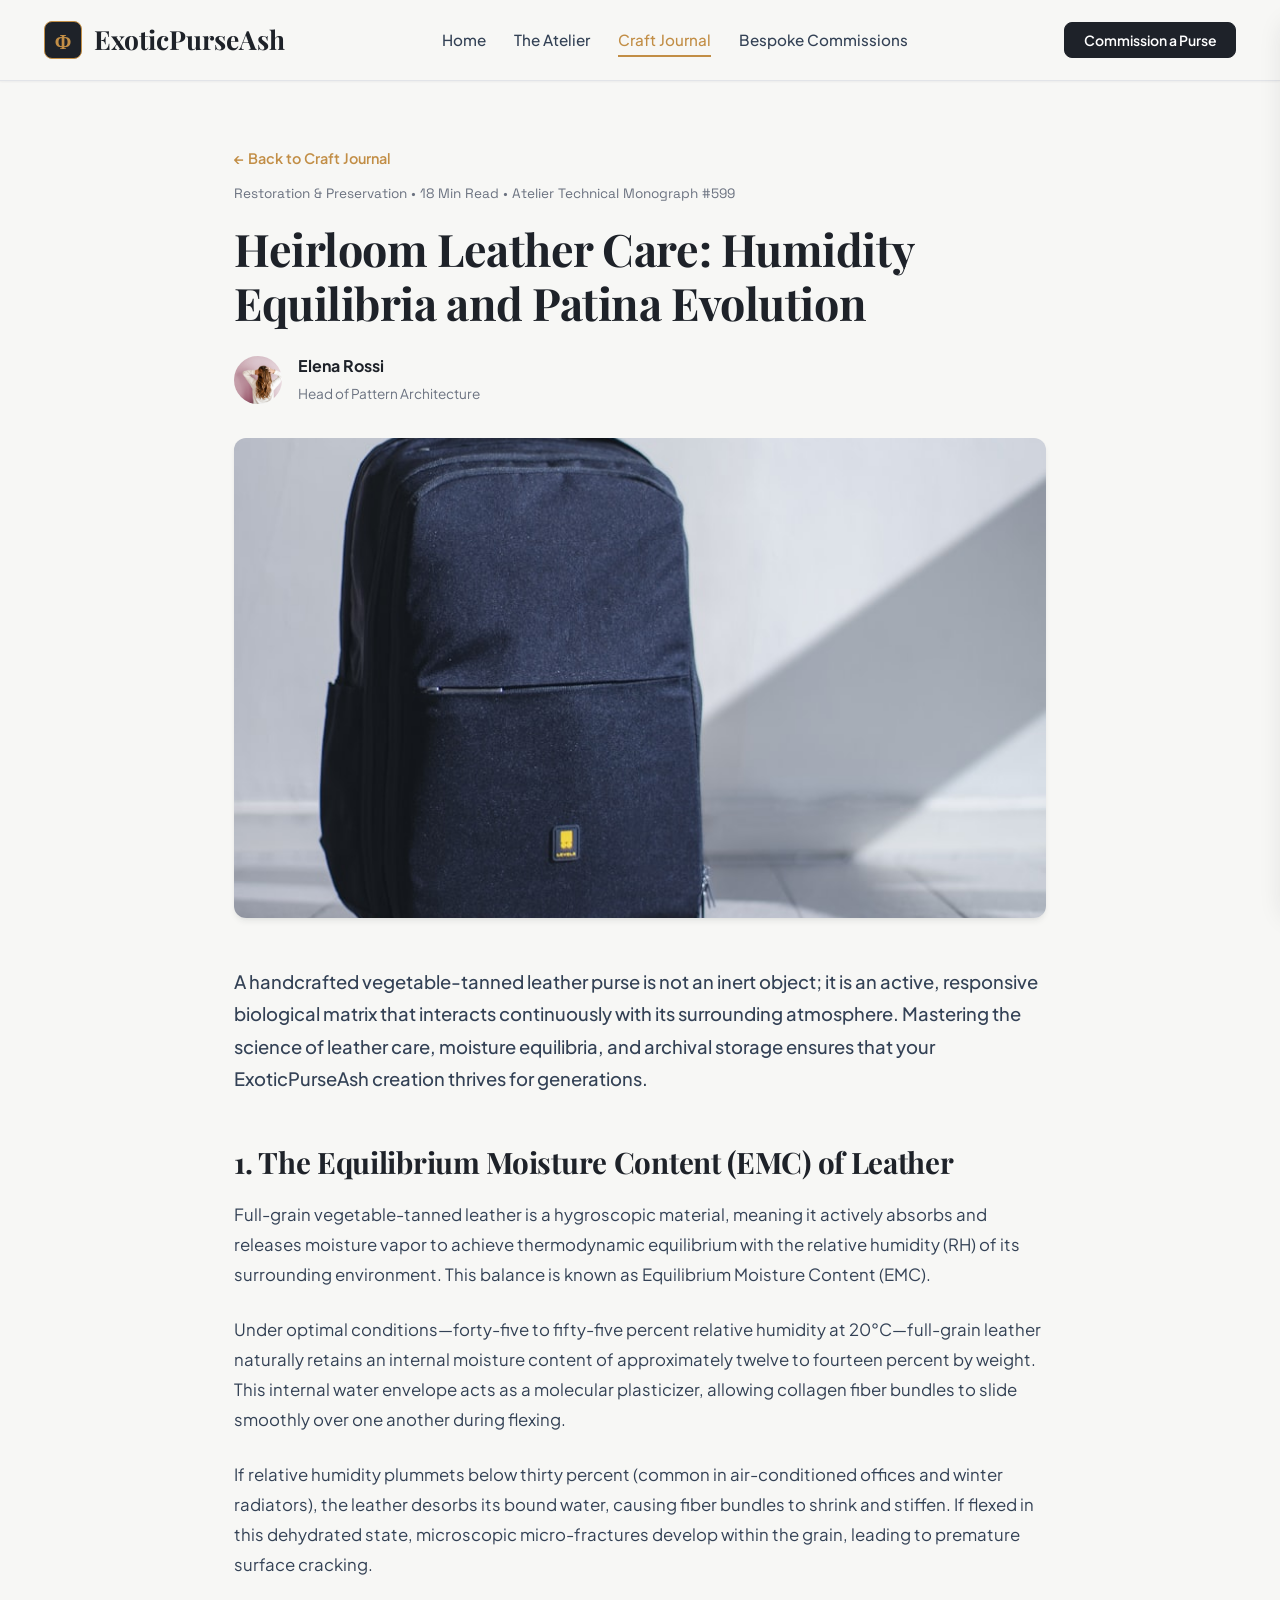
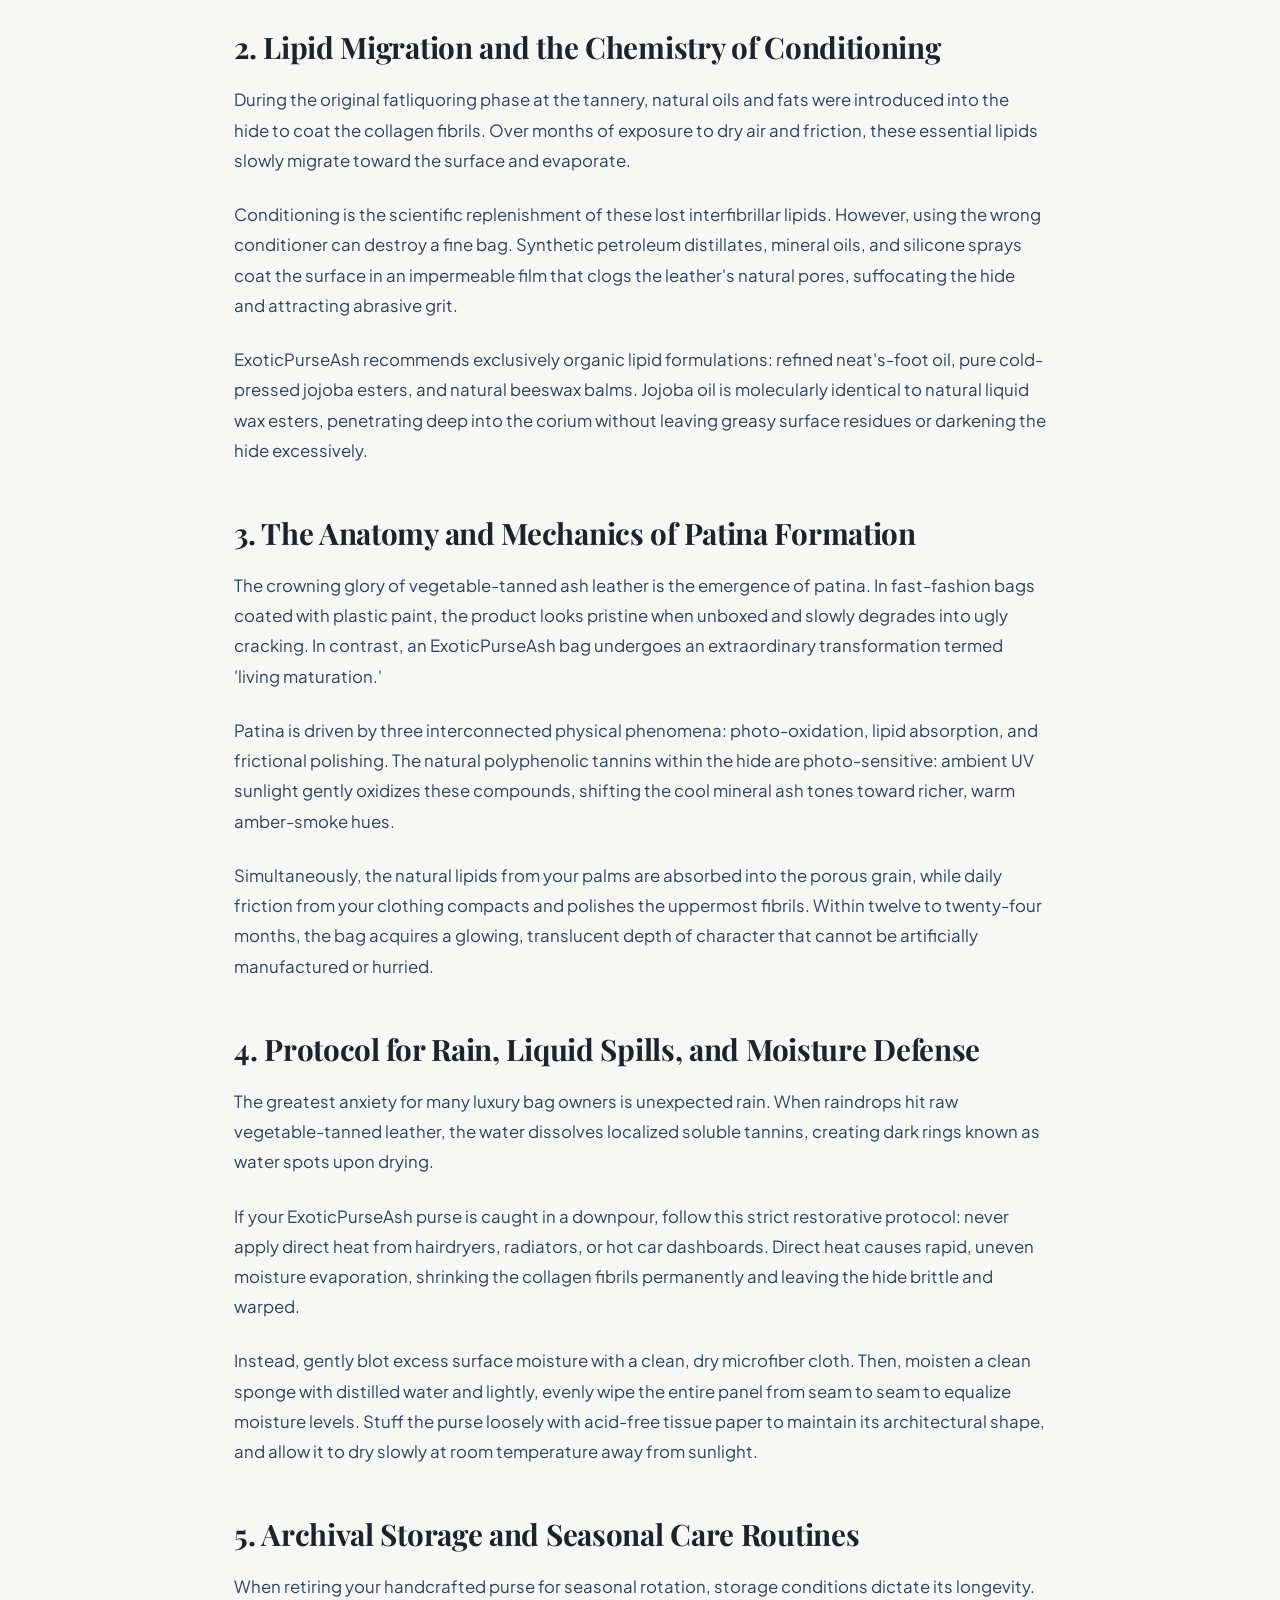
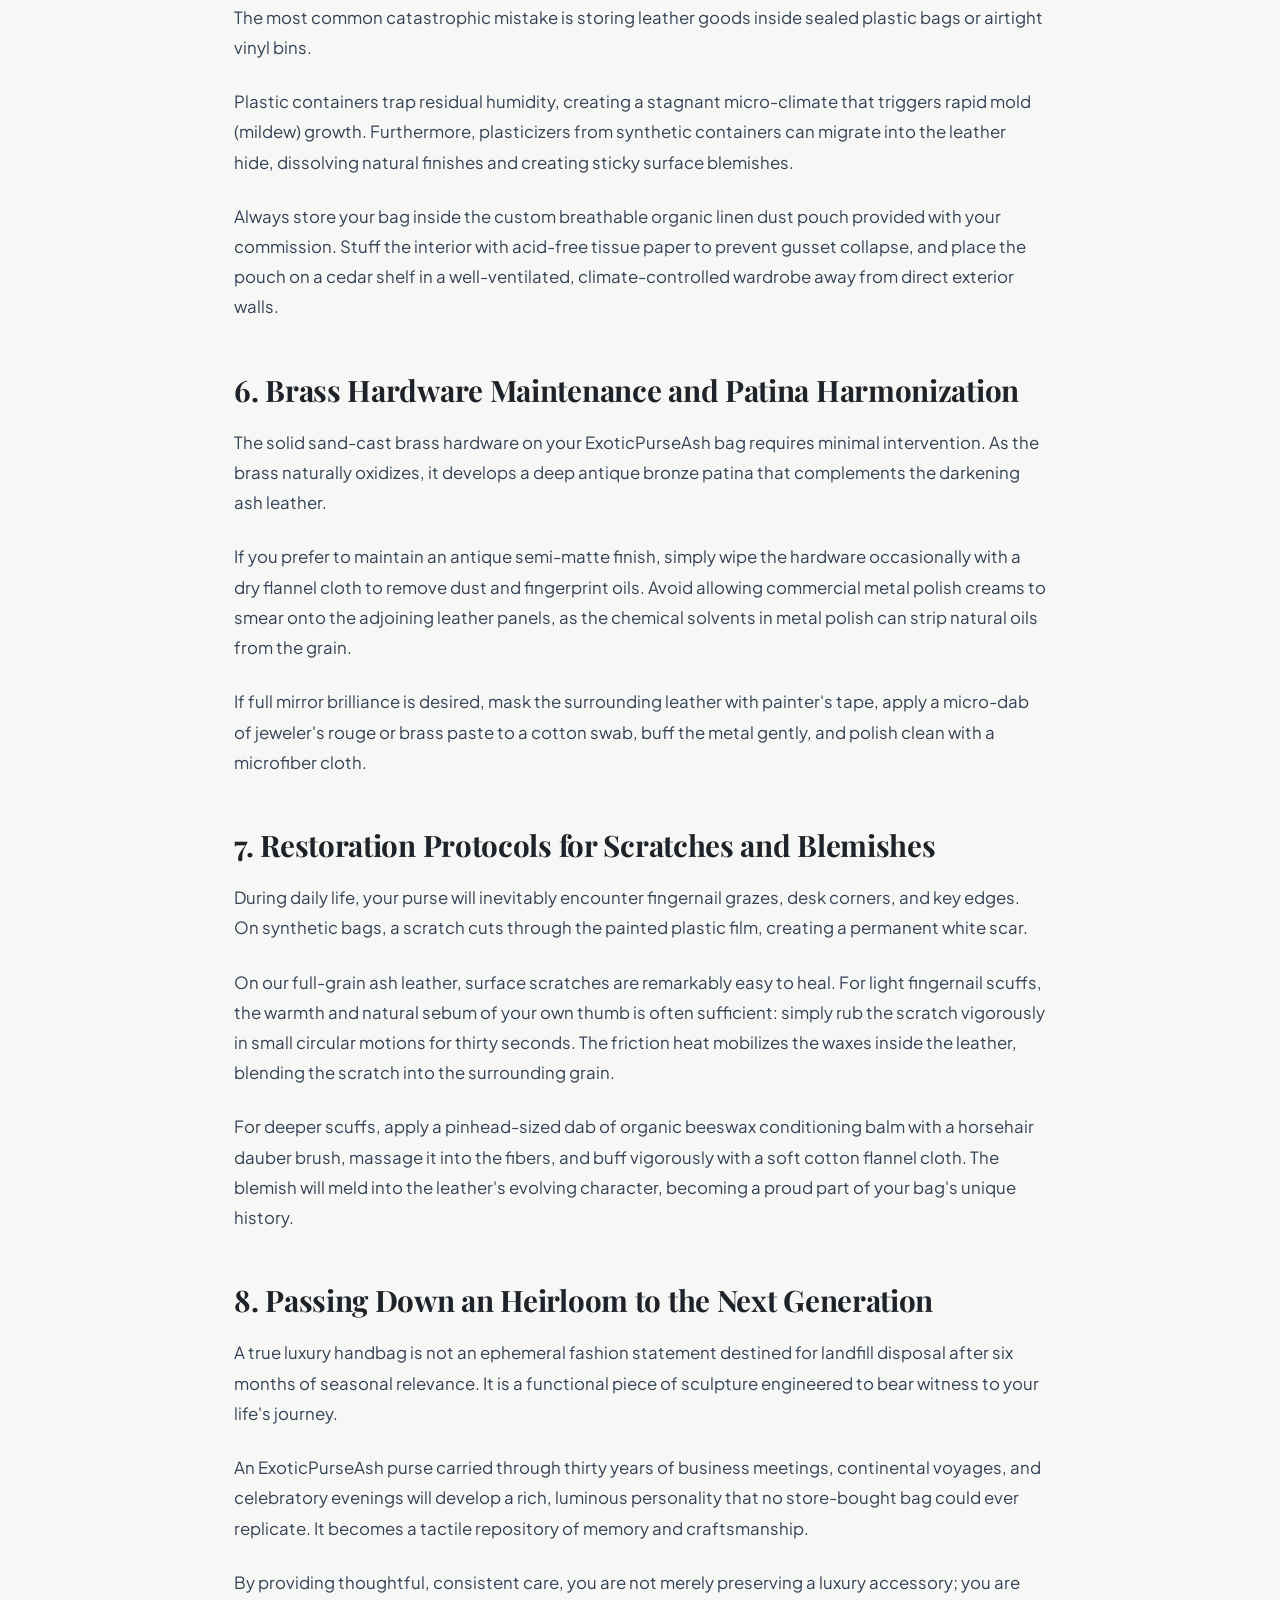
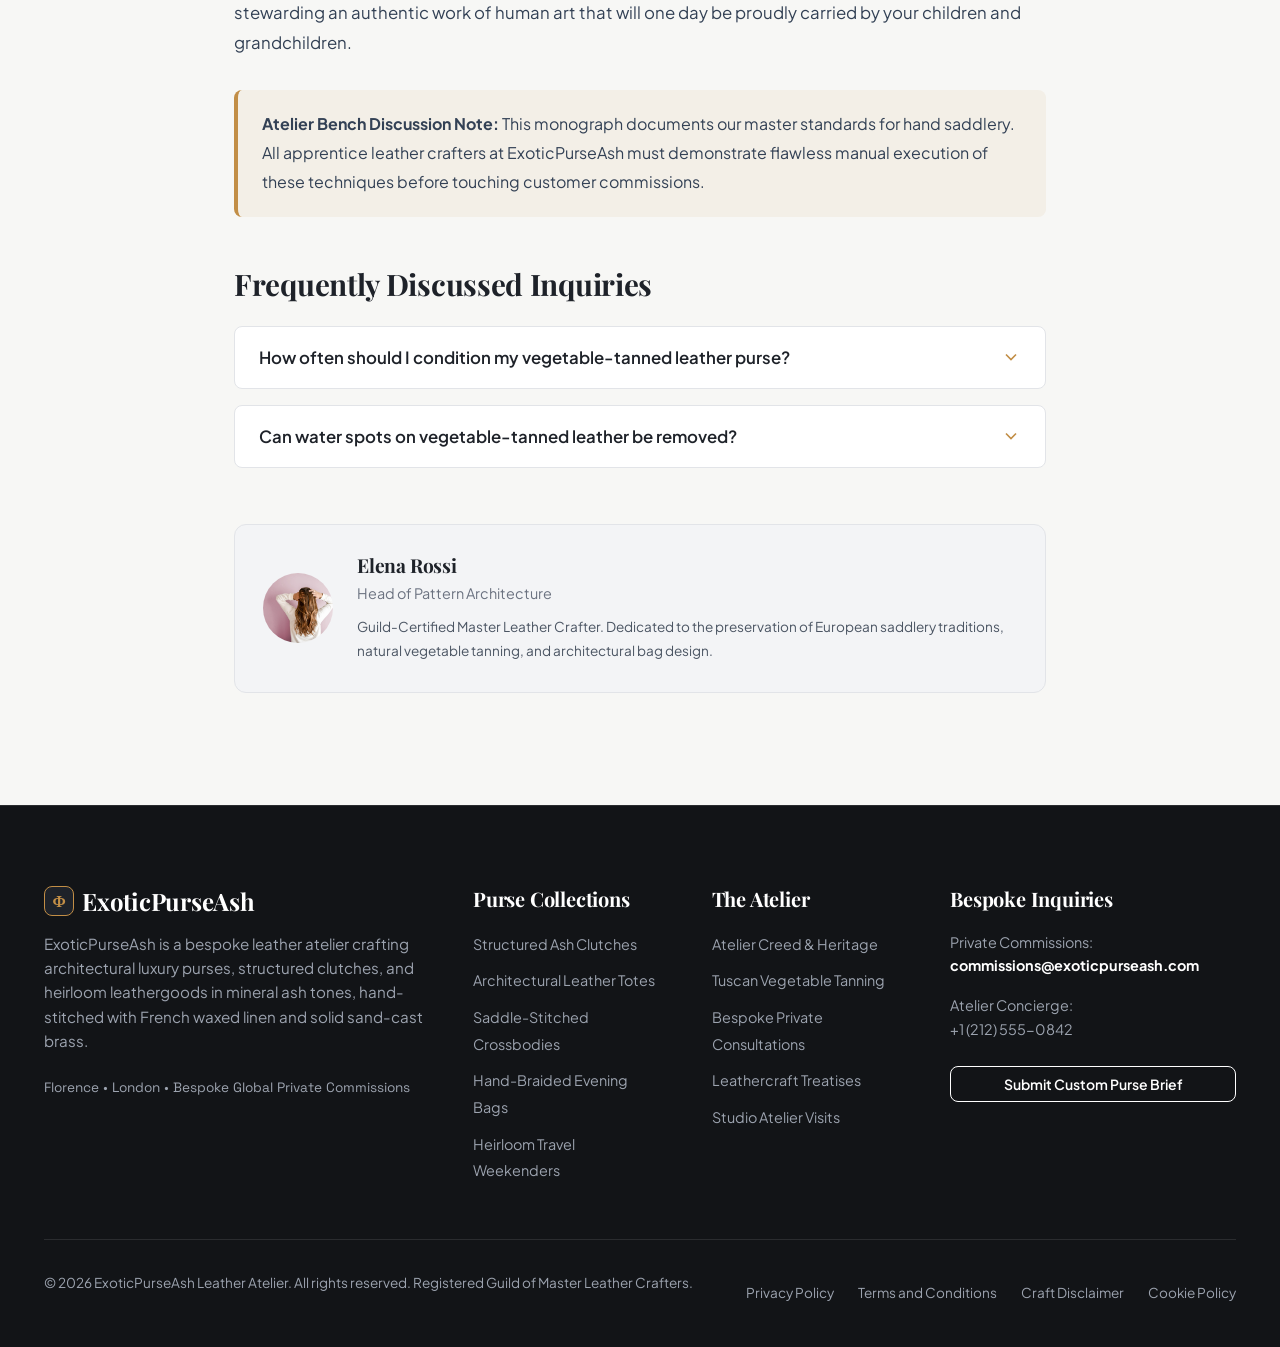
<file: blog/heirloom-leather-care-humidity-equilibria-and-patina-evolution.html>
<!DOCTYPE html>
<html lang="en">
<head>
  <meta charset="UTF-8">
  <meta name="viewport" content="width=device-width, initial-scale=1.0">
  <title>Heirloom Leather Care: Humidity Equilibria and Patina Evolution | ExoticPurseAsh Journal</title>
  <meta name="description" content="In-depth leathercraft treatise on heirloom leather care: humidity equilibria and patina evolution: technical physics, craftsmanship methods, and saddlery analysis from ExoticPurseAsh.">
  <link rel="canonical" href="https://exoticpurseash.com/blog/heirloom-leather-care-humidity-equilibria-and-patina-evolution.html">
<link rel="preconnect" href="https://fonts.googleapis.com">
<link rel="preconnect" href="https://fonts.gstatic.com" crossorigin>
<link href="https://fonts.googleapis.com/css2?family=Playfair+Display:ital,wght@0,400;0,600;0,700;1,400;1,600&family=Plus+Jakarta+Sans:wght@400;500;600;700;800&family=Space+Grotesk:wght@400;500;700&display=swap" rel="stylesheet">
  <link rel="stylesheet" href="../assets/css/style.css">
  <link rel="icon" href="../favicon.ico">
<!-- Google tag (gtag.js) -->
<script async src="https://www.googletagmanager.com/gtag/js?id=G-0LY0HY7L01"></script>
<script>
  window.dataLayer = window.dataLayer || [];
  function gtag(){dataLayer.push(arguments);}
  gtag("js", new Date());
  gtag("config", "G-0LY0HY7L01");
</script>
</head>
<body>

<!-- Header Navigation -->
<header class="site-header">
  <div class="container">
    <div class="nav-inner">
      <a href="../index.php" class="brand-logo" aria-label="ExoticPurseAsh Atelier">
        <span class="crest-symbol">&Phi;</span>
        <span>ExoticPurseAsh</span>
      </a>
      <ul class="nav-menu">
        <li><a href="../index.php" class="nav-link ">Home</a></li>
        <li><a href="../about.html" class="nav-link ">The Atelier</a></li>
        <li><a href="../blog.html" class="nav-link active">Craft Journal</a></li>
        <li><a href="../contact.html" class="nav-link ">Bespoke Commissions</a></li>
      </ul>
      <div class="nav-actions">
        <a href="../contact.html" class="btn btn-primary btn-sm">Commission a Purse</a>
        <button class="hamburger-btn" id="hamburger-btn" aria-label="Open Navigation Menu">
          <svg viewBox="0 0 24 24" fill="none" stroke="currentColor" stroke-width="2"><line x1="3" y1="12" x2="21" y2="12"/><line x1="3" y1="6" x2="21" y2="6"/><line x1="3" y1="18" x2="21" y2="18"/></svg>
        </button>
      </div>
    </div>
  </div>
</header>

<!-- Mobile Navigation Drawer -->
<div class="drawer-overlay" id="drawer-overlay"></div>
<div class="mobile-drawer" id="mobile-drawer" role="dialog" aria-modal="true" aria-label="Mobile Navigation">
  <div class="drawer-header">
    <a href="../index.php" class="brand-logo" style="font-size:1.35rem;">
      <span class="crest-symbol" style="width:32px;height:32px;font-size:1rem;">&Phi;</span>
      <span>ExoticPurseAsh</span>
    </a>
    <button class="drawer-close-btn" id="drawer-close" aria-label="Close Navigation Menu">
      <svg width="24" height="24" viewBox="0 0 24 24" fill="none" stroke="currentColor" stroke-width="2"><line x1="18" y1="6" x2="6" y2="18"/><line x1="6" y1="6" x2="18" y2="18"/></svg>
    </button>
  </div>
  <ul class="drawer-nav">
    <li><a href="../index.php">Home</a></li>
    <li><a href="../about.html">The Atelier</a></li>
    <li><a href="../blog.html">Craft Journal</a></li>
    <li><a href="../contact.html">Bespoke Commissions</a></li>
    <li><a href="../privacy-policy.html">Privacy Policy</a></li>
    <li><a href="../terms-and-conditions.html">Terms & Conditions</a></li>
  </ul>
  <div style="margin-top:auto;padding-top:1.5rem;border-top:1px solid var(--color-border);">
    <a href="../contact.html" class="btn btn-accent" style="width:100%;">Commission a Purse</a>
  </div>
</div>


<main>
  <article class="container-narrow" style="padding:4rem 1.5rem;">
    <div style="margin-bottom:2rem;">
      <a href="../blog.html" style="color:var(--color-accent);font-weight:600;font-size:0.9rem;">&larr; Back to Craft Journal</a>
      <div style="font-family:var(--font-mono);font-size:0.85rem;color:var(--color-slate-500);margin-top:0.75rem;">
        <span>Restoration & Preservation</span> &bull; <span>18 Min Read</span> &bull; <span>Atelier Technical Monograph #599</span>
      </div>
      <h1 style="font-size:2.8rem;margin:1rem 0 1.5rem;line-height:1.2;">Heirloom Leather Care: Humidity Equilibria and Patina Evolution</h1>
      <div style="display:flex;align-items:center;gap:1rem;">
        <img src="../assets/images/artisan_cutting_leather_pattern.jpg" alt="Elena Rossi" style="width:48px;height:48px;border-radius:var(--radius-full);object-fit:cover;">
        <div>
          <strong style="color:var(--color-primary);display:block;">Elena Rossi</strong>
          <span style="color:var(--color-slate-500);font-size:0.85rem;">Head of Pattern Architecture</span>
        </div>
      </div>
    </div>

    <img src="../assets/images/vintage_leather_duffel_bag.jpg" alt="Heirloom Leather Care: Humidity Equilibria and Patina Evolution" class="article-featured-img">

    <div class="article-content">
      <p class="hero-lead" style="color:var(--color-slate-700);font-weight:500;font-size:1.15rem;line-height:1.75;">
        A handcrafted vegetable-tanned leather purse is not an inert object; it is an active, responsive biological matrix that interacts continuously with its surrounding atmosphere. Mastering the science of leather care, moisture equilibria, and archival storage ensures that your ExoticPurseAsh creation thrives for generations.
      </p>

      <h2>1. The Equilibrium Moisture Content (EMC) of Leather</h2>
      
    <p>Full-grain vegetable-tanned leather is a hygroscopic material, meaning it actively absorbs and releases moisture vapor to achieve thermodynamic equilibrium with the relative humidity (RH) of its surrounding environment. This balance is known as Equilibrium Moisture Content (EMC).</p>
    <p>Under optimal conditions—forty-five to fifty-five percent relative humidity at 20°C—full-grain leather naturally retains an internal moisture content of approximately twelve to fourteen percent by weight. This internal water envelope acts as a molecular plasticizer, allowing collagen fiber bundles to slide smoothly over one another during flexing.</p>
    <p>If relative humidity plummets below thirty percent (common in air-conditioned offices and winter radiators), the leather desorbs its bound water, causing fiber bundles to shrink and stiffen. If flexed in this dehydrated state, microscopic micro-fractures develop within the grain, leading to premature surface cracking.</p>
    

      <h2>2. Lipid Migration and the Chemistry of Conditioning</h2>
      
    <p>During the original fatliquoring phase at the tannery, natural oils and fats were introduced into the hide to coat the collagen fibrils. Over months of exposure to dry air and friction, these essential lipids slowly migrate toward the surface and evaporate.</p>
    <p>Conditioning is the scientific replenishment of these lost interfibrillar lipids. However, using the wrong conditioner can destroy a fine bag. Synthetic petroleum distillates, mineral oils, and silicone sprays coat the surface in an impermeable film that clogs the leather's natural pores, suffocating the hide and attracting abrasive grit.</p>
    <p>ExoticPurseAsh recommends exclusively organic lipid formulations: refined neat's-foot oil, pure cold-pressed jojoba esters, and natural beeswax balms. Jojoba oil is molecularly identical to natural liquid wax esters, penetrating deep into the corium without leaving greasy surface residues or darkening the hide excessively.</p>
    

      <h2>3. The Anatomy and Mechanics of Patina Formation</h2>
      
    <p>The crowning glory of vegetable-tanned ash leather is the emergence of patina. In fast-fashion bags coated with plastic paint, the product looks pristine when unboxed and slowly degrades into ugly cracking. In contrast, an ExoticPurseAsh bag undergoes an extraordinary transformation termed 'living maturation.'</p>
    <p>Patina is driven by three interconnected physical phenomena: photo-oxidation, lipid absorption, and frictional polishing. The natural polyphenolic tannins within the hide are photo-sensitive: ambient UV sunlight gently oxidizes these compounds, shifting the cool mineral ash tones toward richer, warm amber-smoke hues.</p>
    <p>Simultaneously, the natural lipids from your palms are absorbed into the porous grain, while daily friction from your clothing compacts and polishes the uppermost fibrils. Within twelve to twenty-four months, the bag acquires a glowing, translucent depth of character that cannot be artificially manufactured or hurried.</p>
    

      <h2>4. Protocol for Rain, Liquid Spills, and Moisture Defense</h2>
      
    <p>The greatest anxiety for many luxury bag owners is unexpected rain. When raindrops hit raw vegetable-tanned leather, the water dissolves localized soluble tannins, creating dark rings known as water spots upon drying.</p>
    <p>If your ExoticPurseAsh purse is caught in a downpour, follow this strict restorative protocol: never apply direct heat from hairdryers, radiators, or hot car dashboards. Direct heat causes rapid, uneven moisture evaporation, shrinking the collagen fibrils permanently and leaving the hide brittle and warped.</p>
    <p>Instead, gently blot excess surface moisture with a clean, dry microfiber cloth. Then, moisten a clean sponge with distilled water and lightly, evenly wipe the entire panel from seam to seam to equalize moisture levels. Stuff the purse loosely with acid-free tissue paper to maintain its architectural shape, and allow it to dry slowly at room temperature away from sunlight.</p>
    

      <h2>5. Archival Storage and Seasonal Care Routines</h2>
      
    <p>When retiring your handcrafted purse for seasonal rotation, storage conditions dictate its longevity. The most common catastrophic mistake is storing leather goods inside sealed plastic bags or airtight vinyl bins.</p>
    <p>Plastic containers trap residual humidity, creating a stagnant micro-climate that triggers rapid mold (mildew) growth. Furthermore, plasticizers from synthetic containers can migrate into the leather hide, dissolving natural finishes and creating sticky surface blemishes.</p>
    <p>Always store your bag inside the custom breathable organic linen dust pouch provided with your commission. Stuff the interior with acid-free tissue paper to prevent gusset collapse, and place the pouch on a cedar shelf in a well-ventilated, climate-controlled wardrobe away from direct exterior walls.</p>
    

      <h2>6. Brass Hardware Maintenance and Patina Harmonization</h2>
      
    <p>The solid sand-cast brass hardware on your ExoticPurseAsh bag requires minimal intervention. As the brass naturally oxidizes, it develops a deep antique bronze patina that complements the darkening ash leather.</p>
    <p>If you prefer to maintain an antique semi-matte finish, simply wipe the hardware occasionally with a dry flannel cloth to remove dust and fingerprint oils. Avoid allowing commercial metal polish creams to smear onto the adjoining leather panels, as the chemical solvents in metal polish can strip natural oils from the grain.</p>
    <p>If full mirror brilliance is desired, mask the surrounding leather with painter's tape, apply a micro-dab of jeweler's rouge or brass paste to a cotton swab, buff the metal gently, and polish clean with a microfiber cloth.</p>
    

      <h2>7. Restoration Protocols for Scratches and Blemishes</h2>
      
    <p>During daily life, your purse will inevitably encounter fingernail grazes, desk corners, and key edges. On synthetic bags, a scratch cuts through the painted plastic film, creating a permanent white scar.</p>
    <p>On our full-grain ash leather, surface scratches are remarkably easy to heal. For light fingernail scuffs, the warmth and natural sebum of your own thumb is often sufficient: simply rub the scratch vigorously in small circular motions for thirty seconds. The friction heat mobilizes the waxes inside the leather, blending the scratch into the surrounding grain.</p>
    <p>For deeper scuffs, apply a pinhead-sized dab of organic beeswax conditioning balm with a horsehair dauber brush, massage it into the fibers, and buff vigorously with a soft cotton flannel cloth. The blemish will meld into the leather's evolving character, becoming a proud part of your bag's unique history.</p>
    

      <h2>8. Passing Down an Heirloom to the Next Generation</h2>
      
    <p>A true luxury handbag is not an ephemeral fashion statement destined for landfill disposal after six months of seasonal relevance. It is a functional piece of sculpture engineered to bear witness to your life's journey.</p>
    <p>An ExoticPurseAsh purse carried through thirty years of business meetings, continental voyages, and celebratory evenings will develop a rich, luminous personality that no store-bought bag could ever replicate. It becomes a tactile repository of memory and craftsmanship.</p>
    <p>By providing thoughtful, consistent care, you are not merely preserving a luxury accessory; you are stewarding an authentic work of human art that will one day be proudly carried by your children and grandchildren.</p>
    

      <div class="callout-box">
        <strong>Atelier Bench Discussion Note:</strong> This monograph documents our master standards for hand saddlery. All apprentice leather crafters at ExoticPurseAsh must demonstrate flawless manual execution of these techniques before touching customer commissions.
      </div>

      <h2 style="margin-top:3rem;">Frequently Discussed Inquiries</h2>
      <div class="faq-list" style="margin-top:1.5rem;">
        
    <div class="faq-item">
      <button class="faq-question">
        <span>How often should I condition my vegetable-tanned leather purse?</span>
        <svg class="faq-icon" viewBox="0 0 24 24" fill="none" stroke="currentColor" stroke-width="2"><polyline points="6 9 12 15 18 9"/></svg>
      </button>
      <div class="faq-answer">
        <p>For daily carry in moderate climates, a gentle conditioning treatment once every six to nine months is ideal. In arid desert environments or heated winter interiors, conditioning every three to four months prevents fiber dehydration.</p>
      </div>
    </div>
    <div class="faq-item">
      <button class="faq-question">
        <span>Can water spots on vegetable-tanned leather be removed?</span>
        <svg class="faq-icon" viewBox="0 0 24 24" fill="none" stroke="currentColor" stroke-width="2"><polyline points="6 9 12 15 18 9"/></svg>
      </button>
      <div class="faq-answer">
        <p>Fresh water spots should be gently blotted with a dry microfiber cloth, never rubbed aggressively. Allow the leather to air-dry naturally at room temperature. As the bag continues to be handled, natural patina development will blend the spot completely into the surrounding grain.</p>
      </div>
    </div>
      </div>

      <div class="author-box">
        <img src="../assets/images/artisan_cutting_leather_pattern.jpg" alt="Elena Rossi" style="width:70px;height:70px;border-radius:var(--radius-full);object-fit:cover;">
        <div>
          <h4 style="margin-bottom:0.25rem;">Elena Rossi</h4>
          <p style="color:var(--color-slate-500);font-size:0.9rem;margin-bottom:0.5rem;">Head of Pattern Architecture</p>
          <p style="font-size:0.85rem;color:var(--color-slate-600);margin-bottom:0;">Guild-Certified Master Leather Crafter. Dedicated to the preservation of European saddlery traditions, natural vegetable tanning, and architectural bag design.</p>
        </div>
      </div>
    </div>
  </article>
</main>

<!-- Footer -->
<footer class="site-footer">
  <div class="container">
    <div class="footer-grid">
      <div class="footer-brand">
        <h3><span class="crest-symbol" style="width:30px;height:30px;font-size:1rem;">&Phi;</span> ExoticPurseAsh</h3>
        <p>ExoticPurseAsh is a bespoke leather atelier crafting architectural luxury purses, structured clutches, and heirloom leathergoods in mineral ash tones, hand-stitched with French waxed linen and solid sand-cast brass.</p>
        <div style="font-family:var(--font-mono);font-size:0.85rem;color:var(--color-slate-400);">
          <span>Florence &bull; London &bull; Bespoke Global Private Commissions</span>
        </div>
      </div>
      <div>
        <h4 class="footer-title">Purse Collections</h4>
        <ul class="footer-links">
          <li><a href="../blog.html">Structured Ash Clutches</a></li>
          <li><a href="../blog.html">Architectural Leather Totes</a></li>
          <li><a href="../blog.html">Saddle-Stitched Crossbodies</a></li>
          <li><a href="../blog.html">Hand-Braided Evening Bags</a></li>
          <li><a href="../blog.html">Heirloom Travel Weekenders</a></li>
        </ul>
      </div>
      <div>
        <h4 class="footer-title">The Atelier</h4>
        <ul class="footer-links">
          <li><a href="../about.html">Atelier Creed & Heritage</a></li>
          <li><a href="../about.html#tannery">Tuscan Vegetable Tanning</a></li>
          <li><a href="../contact.html">Bespoke Private Consultations</a></li>
          <li><a href="../blog.html">Leathercraft Treatises</a></li>
          <li><a href="../contact.html">Studio Atelier Visits</a></li>
        </ul>
      </div>
      <div>
        <h4 class="footer-title">Bespoke Inquiries</h4>
        <p style="font-size:0.9rem;margin-bottom:1rem;">Private Commissions: <br><strong style="color:#ffffff;">commissions@exoticpurseash.com</strong></p>
        <p style="font-size:0.9rem;margin-bottom:1.5rem;">Atelier Concierge: <br>+1 (212) 555-0842</p>
        <a href="../contact.html" class="btn btn-outline-white btn-sm" style="width:100%;">Submit Custom Purse Brief</a>
      </div>
    </div>
    <div class="footer-bottom">
      <p>&copy; 2026 ExoticPurseAsh Leather Atelier. All rights reserved. Registered Guild of Master Leather Crafters.</p>
      <div class="footer-legal-links">
        <a href="../privacy-policy.html">Privacy Policy</a>
        <a href="../terms-and-conditions.html">Terms and Conditions</a>
        <a href="../disclaimer.html">Craft Disclaimer</a>
        <a href="../cookie-policy.html">Cookie Policy</a>
      </div>
    </div>
  </div>
</footer>
<script src="../assets/js/main.js"></script>


</body>
</html>
</file>
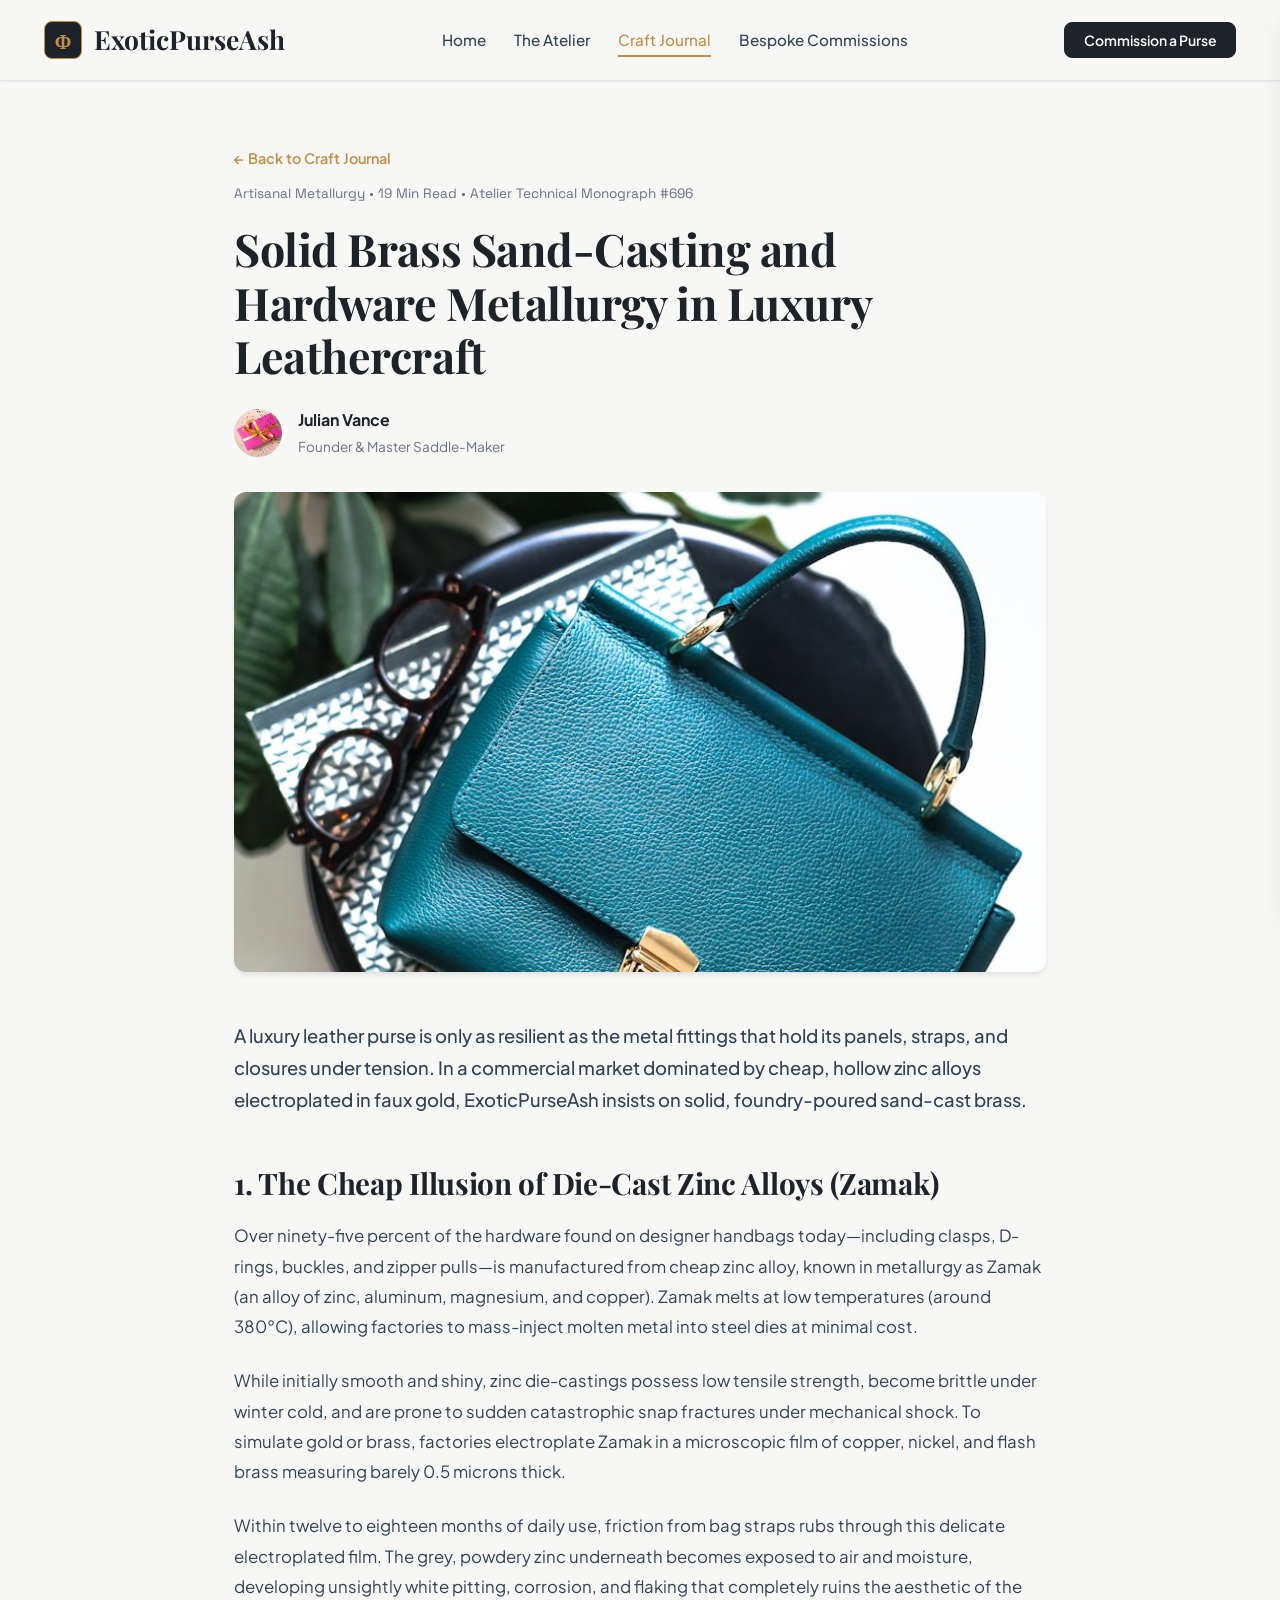
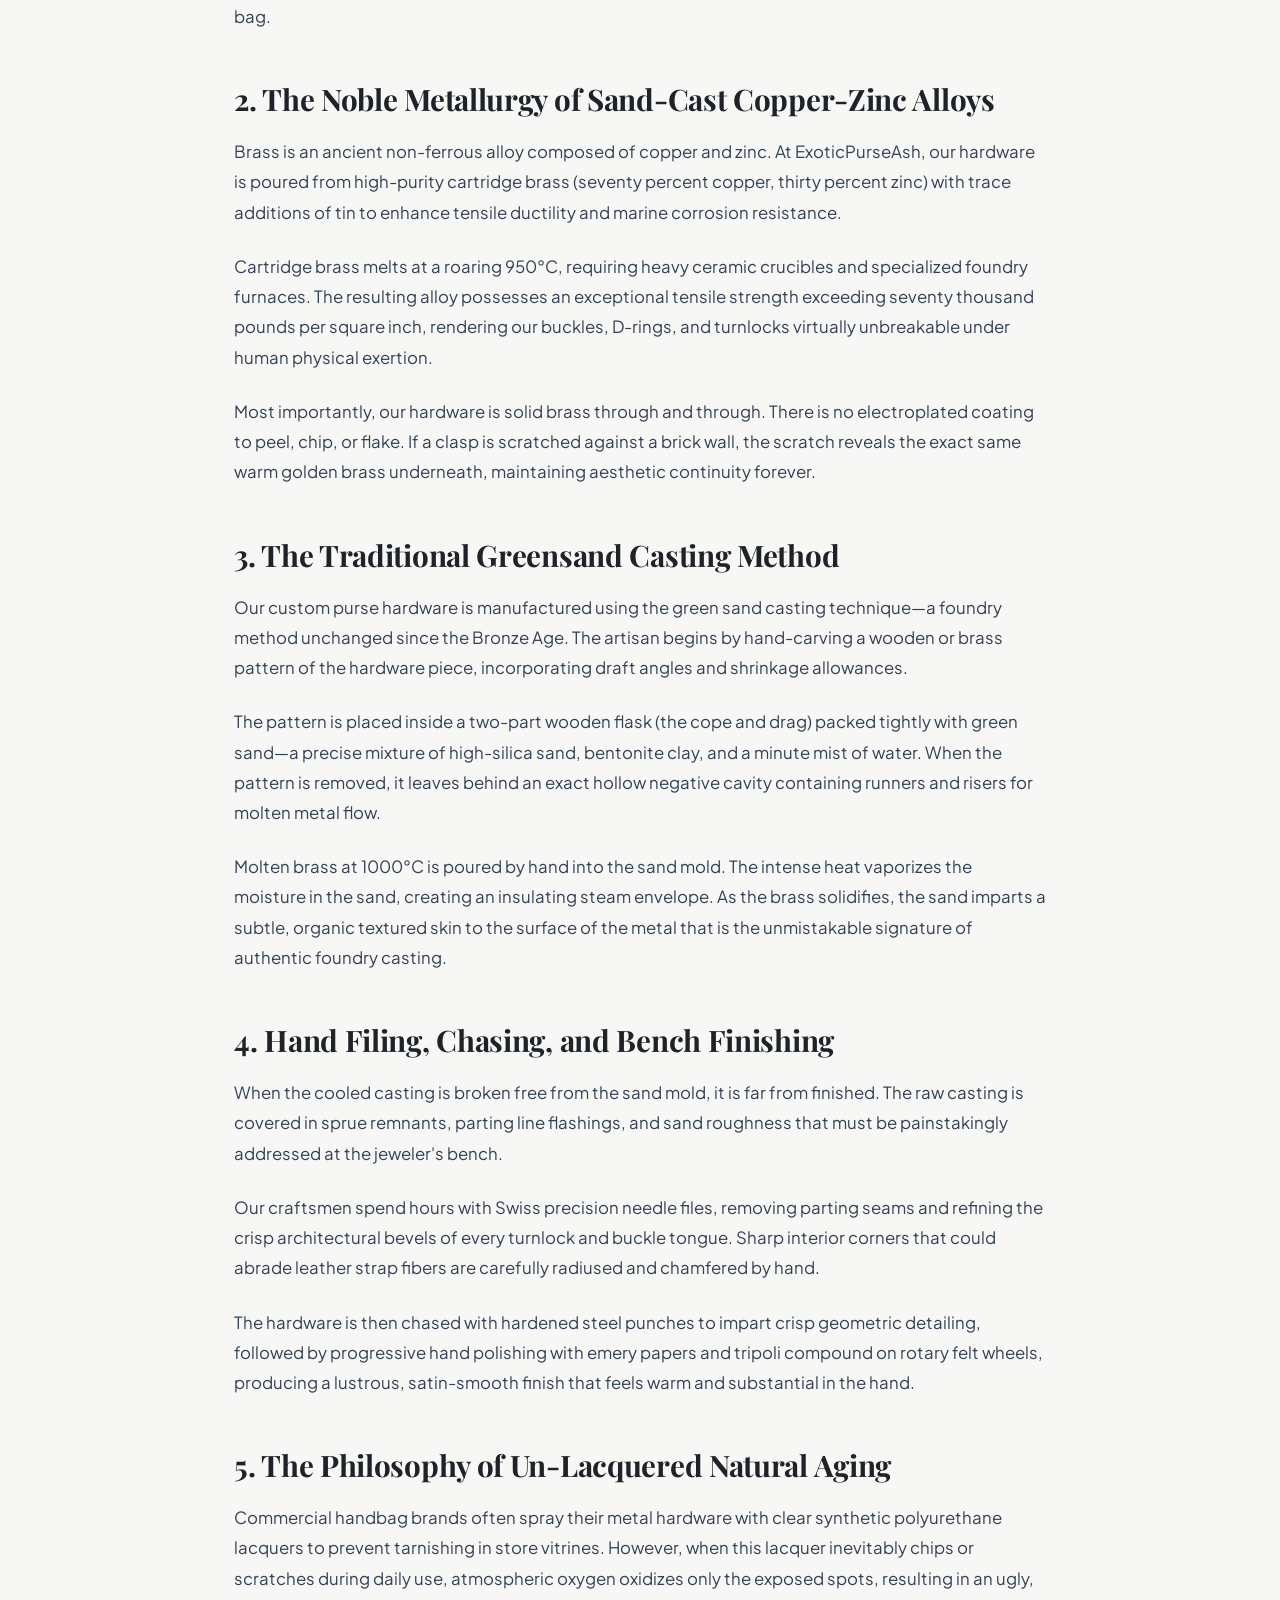
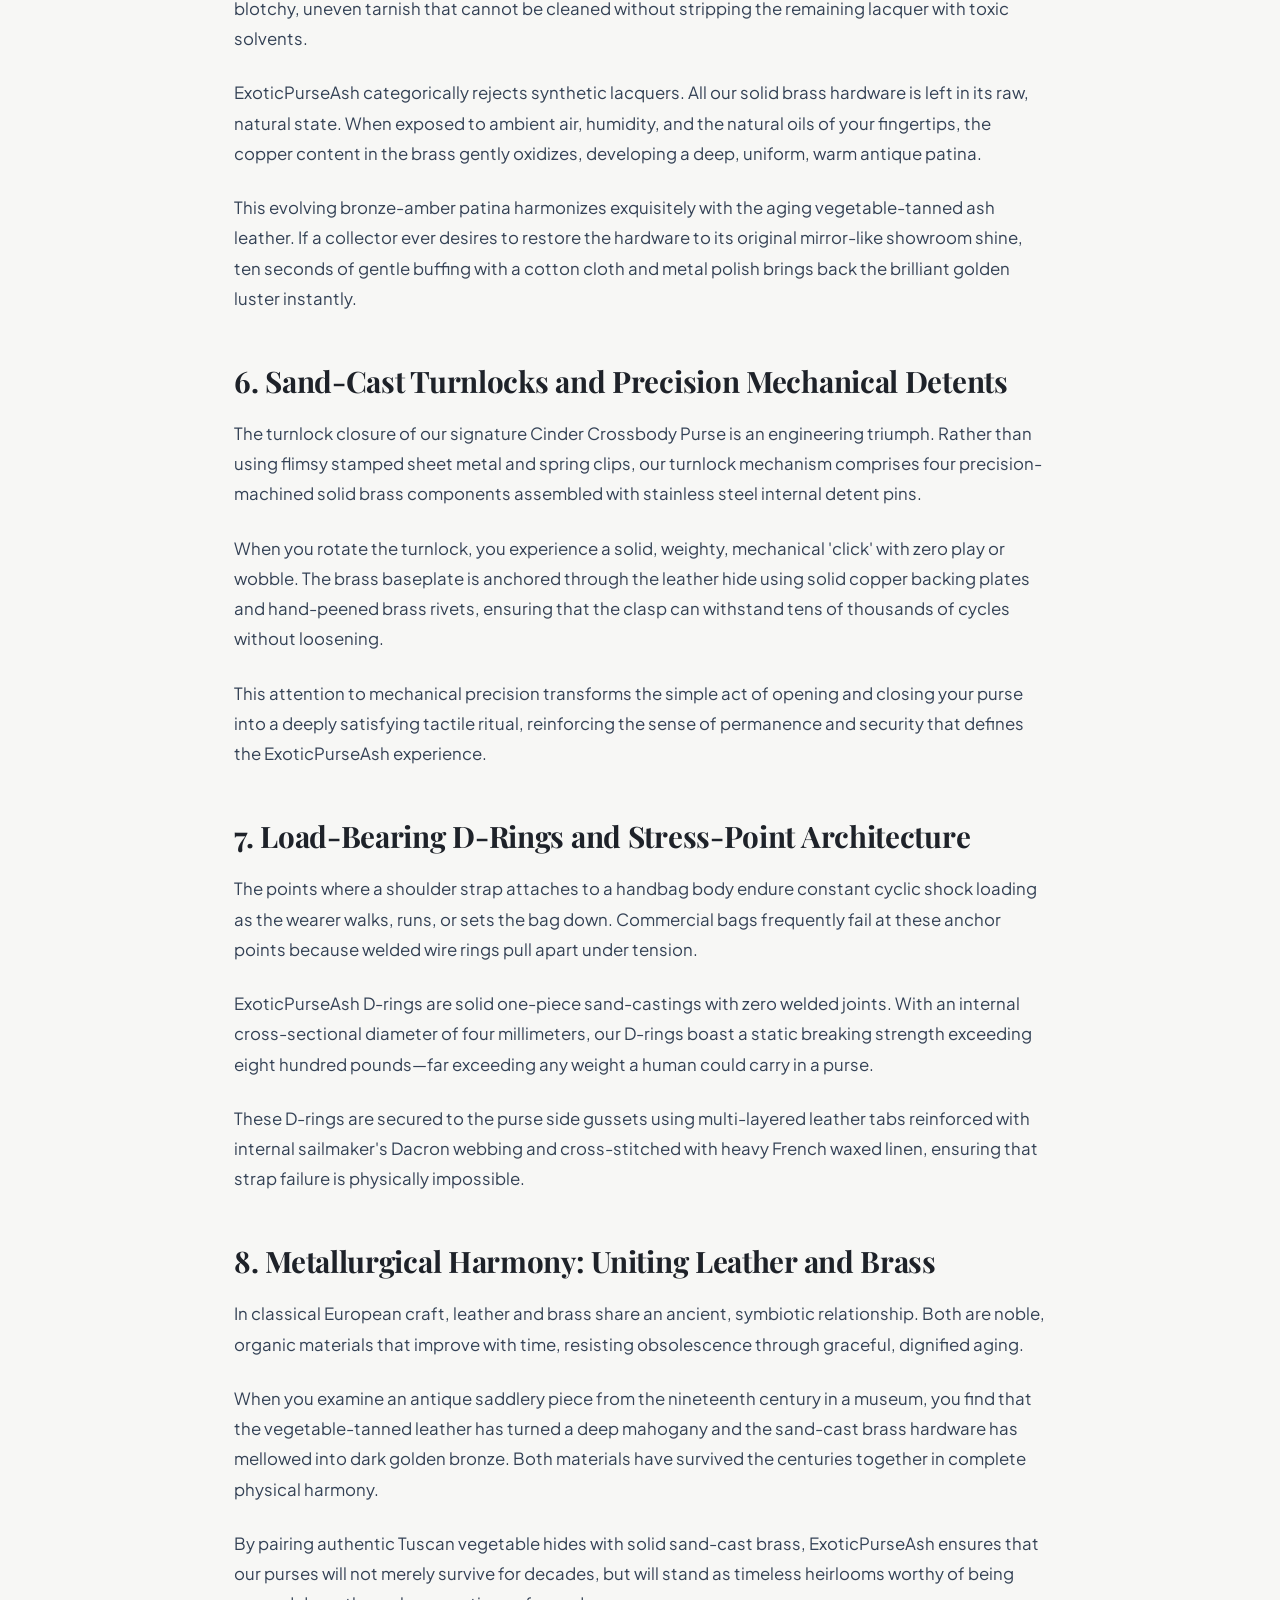
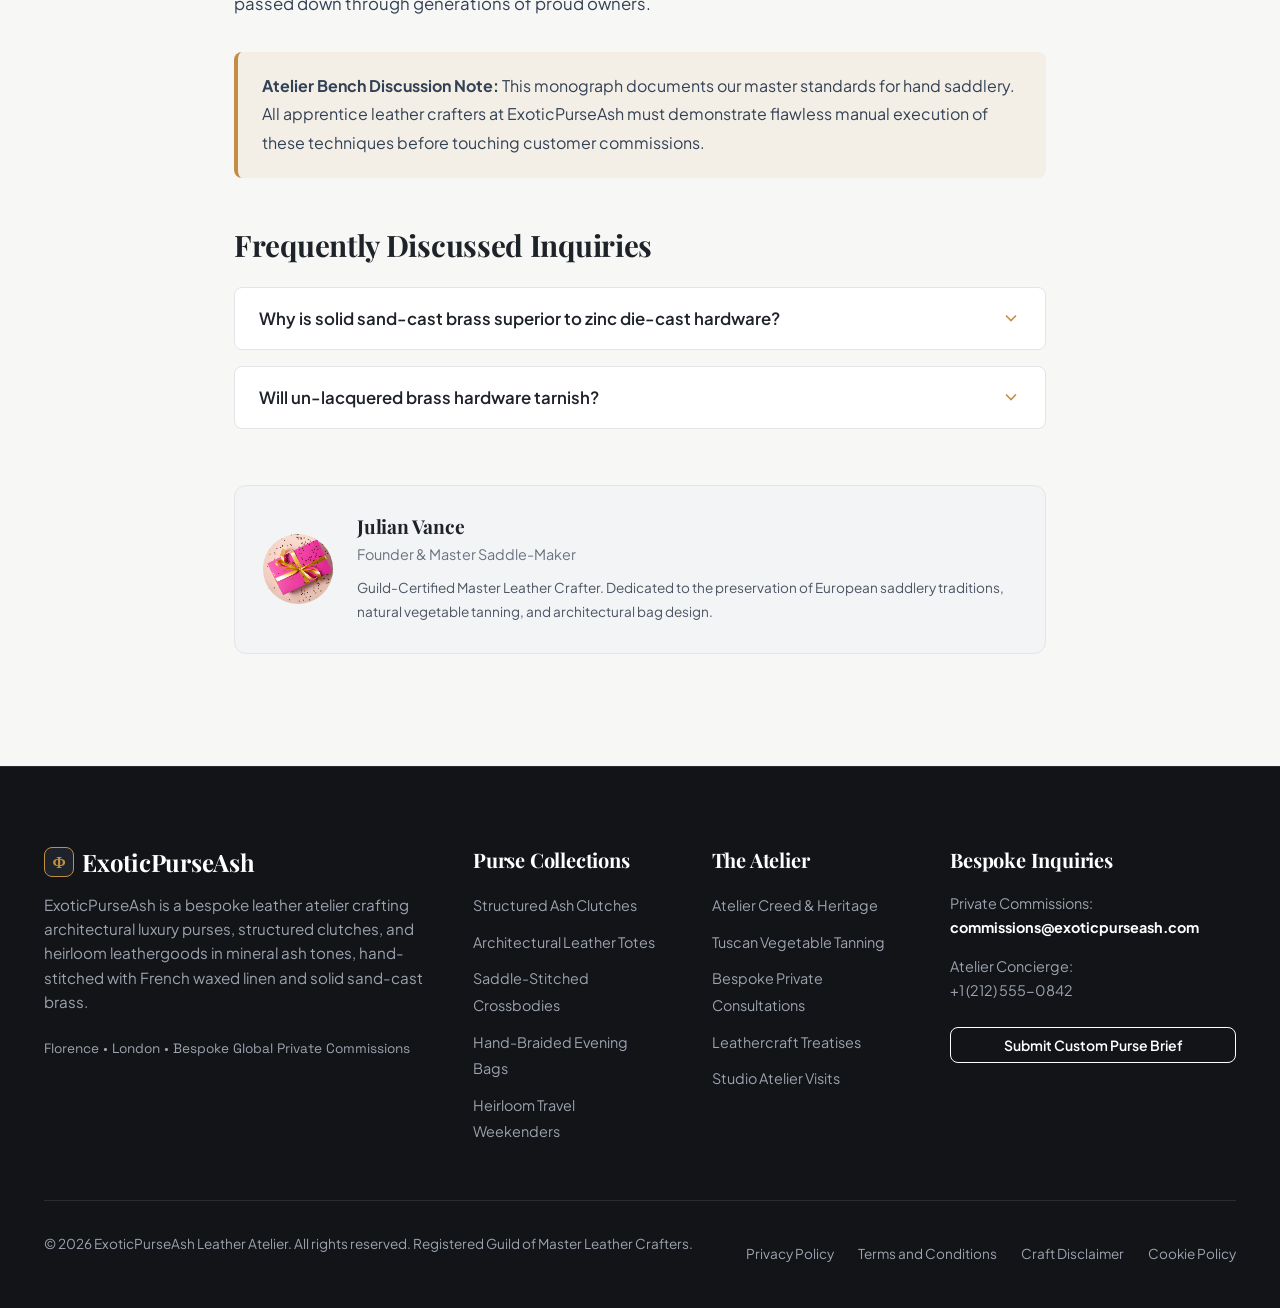
<file: blog/solid-brass-sand-casting-and-hardware-metallurgy-in-luxury-leathercraft.html>
<!DOCTYPE html>
<html lang="en">
<head>
  <meta charset="UTF-8">
  <meta name="viewport" content="width=device-width, initial-scale=1.0">
  <title>Solid Brass Sand-Casting and Hardware Metallurgy in Luxury Leathercraft | ExoticPurseAsh Journal</title>
  <meta name="description" content="In-depth leathercraft treatise on solid brass sand-casting and hardware metallurgy in luxury leathercraft: technical physics, craftsmanship methods, and saddlery analysis from ExoticPurseAsh.">
  <link rel="canonical" href="https://exoticpurseash.com/blog/solid-brass-sand-casting-and-hardware-metallurgy-in-luxury-leathercraft.html">
<link rel="preconnect" href="https://fonts.googleapis.com">
<link rel="preconnect" href="https://fonts.gstatic.com" crossorigin>
<link href="https://fonts.googleapis.com/css2?family=Playfair+Display:ital,wght@0,400;0,600;0,700;1,400;1,600&family=Plus+Jakarta+Sans:wght@400;500;600;700;800&family=Space+Grotesk:wght@400;500;700&display=swap" rel="stylesheet">
  <link rel="stylesheet" href="../assets/css/style.css">
  <link rel="icon" href="../favicon.ico">
<!-- Google tag (gtag.js) -->
<script async src="https://www.googletagmanager.com/gtag/js?id=G-0LY0HY7L01"></script>
<script>
  window.dataLayer = window.dataLayer || [];
  function gtag(){dataLayer.push(arguments);}
  gtag("js", new Date());
  gtag("config", "G-0LY0HY7L01");
</script>
</head>
<body>

<!-- Header Navigation -->
<header class="site-header">
  <div class="container">
    <div class="nav-inner">
      <a href="../index.php" class="brand-logo" aria-label="ExoticPurseAsh Atelier">
        <span class="crest-symbol">&Phi;</span>
        <span>ExoticPurseAsh</span>
      </a>
      <ul class="nav-menu">
        <li><a href="../index.php" class="nav-link ">Home</a></li>
        <li><a href="../about.html" class="nav-link ">The Atelier</a></li>
        <li><a href="../blog.html" class="nav-link active">Craft Journal</a></li>
        <li><a href="../contact.html" class="nav-link ">Bespoke Commissions</a></li>
      </ul>
      <div class="nav-actions">
        <a href="../contact.html" class="btn btn-primary btn-sm">Commission a Purse</a>
        <button class="hamburger-btn" id="hamburger-btn" aria-label="Open Navigation Menu">
          <svg viewBox="0 0 24 24" fill="none" stroke="currentColor" stroke-width="2"><line x1="3" y1="12" x2="21" y2="12"/><line x1="3" y1="6" x2="21" y2="6"/><line x1="3" y1="18" x2="21" y2="18"/></svg>
        </button>
      </div>
    </div>
  </div>
</header>

<!-- Mobile Navigation Drawer -->
<div class="drawer-overlay" id="drawer-overlay"></div>
<div class="mobile-drawer" id="mobile-drawer" role="dialog" aria-modal="true" aria-label="Mobile Navigation">
  <div class="drawer-header">
    <a href="../index.php" class="brand-logo" style="font-size:1.35rem;">
      <span class="crest-symbol" style="width:32px;height:32px;font-size:1rem;">&Phi;</span>
      <span>ExoticPurseAsh</span>
    </a>
    <button class="drawer-close-btn" id="drawer-close" aria-label="Close Navigation Menu">
      <svg width="24" height="24" viewBox="0 0 24 24" fill="none" stroke="currentColor" stroke-width="2"><line x1="18" y1="6" x2="6" y2="18"/><line x1="6" y1="6" x2="18" y2="18"/></svg>
    </button>
  </div>
  <ul class="drawer-nav">
    <li><a href="../index.php">Home</a></li>
    <li><a href="../about.html">The Atelier</a></li>
    <li><a href="../blog.html">Craft Journal</a></li>
    <li><a href="../contact.html">Bespoke Commissions</a></li>
    <li><a href="../privacy-policy.html">Privacy Policy</a></li>
    <li><a href="../terms-and-conditions.html">Terms & Conditions</a></li>
  </ul>
  <div style="margin-top:auto;padding-top:1.5rem;border-top:1px solid var(--color-border);">
    <a href="../contact.html" class="btn btn-accent" style="width:100%;">Commission a Purse</a>
  </div>
</div>


<main>
  <article class="container-narrow" style="padding:4rem 1.5rem;">
    <div style="margin-bottom:2rem;">
      <a href="../blog.html" style="color:var(--color-accent);font-weight:600;font-size:0.9rem;">&larr; Back to Craft Journal</a>
      <div style="font-family:var(--font-mono);font-size:0.85rem;color:var(--color-slate-500);margin-top:0.75rem;">
        <span>Artisanal Metallurgy</span> &bull; <span>19 Min Read</span> &bull; <span>Atelier Technical Monograph #696</span>
      </div>
      <h1 style="font-size:2.8rem;margin:1rem 0 1.5rem;line-height:1.2;">Solid Brass Sand-Casting and Hardware Metallurgy in Luxury Leathercraft</h1>
      <div style="display:flex;align-items:center;gap:1rem;">
        <img src="../assets/images/artisan_stitching_leather_bag.jpg" alt="Julian Vance" style="width:48px;height:48px;border-radius:var(--radius-full);object-fit:cover;">
        <div>
          <strong style="color:var(--color-primary);display:block;">Julian Vance</strong>
          <span style="color:var(--color-slate-500);font-size:0.85rem;">Founder & Master Saddle-Maker</span>
        </div>
      </div>
    </div>

    <img src="../assets/images/solid_brass_buckle_hardware.jpg" alt="Solid Brass Sand-Casting and Hardware Metallurgy in Luxury Leathercraft" class="article-featured-img">

    <div class="article-content">
      <p class="hero-lead" style="color:var(--color-slate-700);font-weight:500;font-size:1.15rem;line-height:1.75;">
        A luxury leather purse is only as resilient as the metal fittings that hold its panels, straps, and closures under tension. In a commercial market dominated by cheap, hollow zinc alloys electroplated in faux gold, ExoticPurseAsh insists on solid, foundry-poured sand-cast brass.
      </p>

      <h2>1. The Cheap Illusion of Die-Cast Zinc Alloys (Zamak)</h2>
      
    <p>Over ninety-five percent of the hardware found on designer handbags today—including clasps, D-rings, buckles, and zipper pulls—is manufactured from cheap zinc alloy, known in metallurgy as Zamak (an alloy of zinc, aluminum, magnesium, and copper). Zamak melts at low temperatures (around 380°C), allowing factories to mass-inject molten metal into steel dies at minimal cost.</p>
    <p>While initially smooth and shiny, zinc die-castings possess low tensile strength, become brittle under winter cold, and are prone to sudden catastrophic snap fractures under mechanical shock. To simulate gold or brass, factories electroplate Zamak in a microscopic film of copper, nickel, and flash brass measuring barely 0.5 microns thick.</p>
    <p>Within twelve to eighteen months of daily use, friction from bag straps rubs through this delicate electroplated film. The grey, powdery zinc underneath becomes exposed to air and moisture, developing unsightly white pitting, corrosion, and flaking that completely ruins the aesthetic of the bag.</p>
    

      <h2>2. The Noble Metallurgy of Sand-Cast Copper-Zinc Alloys</h2>
      
    <p>Brass is an ancient non-ferrous alloy composed of copper and zinc. At ExoticPurseAsh, our hardware is poured from high-purity cartridge brass (seventy percent copper, thirty percent zinc) with trace additions of tin to enhance tensile ductility and marine corrosion resistance.</p>
    <p>Cartridge brass melts at a roaring 950°C, requiring heavy ceramic crucibles and specialized foundry furnaces. The resulting alloy possesses an exceptional tensile strength exceeding seventy thousand pounds per square inch, rendering our buckles, D-rings, and turnlocks virtually unbreakable under human physical exertion.</p>
    <p>Most importantly, our hardware is solid brass through and through. There is no electroplated coating to peel, chip, or flake. If a clasp is scratched against a brick wall, the scratch reveals the exact same warm golden brass underneath, maintaining aesthetic continuity forever.</p>
    

      <h2>3. The Traditional Greensand Casting Method</h2>
      
    <p>Our custom purse hardware is manufactured using the green sand casting technique—a foundry method unchanged since the Bronze Age. The artisan begins by hand-carving a wooden or brass pattern of the hardware piece, incorporating draft angles and shrinkage allowances.</p>
    <p>The pattern is placed inside a two-part wooden flask (the cope and drag) packed tightly with green sand—a precise mixture of high-silica sand, bentonite clay, and a minute mist of water. When the pattern is removed, it leaves behind an exact hollow negative cavity containing runners and risers for molten metal flow.</p>
    <p>Molten brass at 1000°C is poured by hand into the sand mold. The intense heat vaporizes the moisture in the sand, creating an insulating steam envelope. As the brass solidifies, the sand imparts a subtle, organic textured skin to the surface of the metal that is the unmistakable signature of authentic foundry casting.</p>
    

      <h2>4. Hand Filing, Chasing, and Bench Finishing</h2>
      
    <p>When the cooled casting is broken free from the sand mold, it is far from finished. The raw casting is covered in sprue remnants, parting line flashings, and sand roughness that must be painstakingly addressed at the jeweler's bench.</p>
    <p>Our craftsmen spend hours with Swiss precision needle files, removing parting seams and refining the crisp architectural bevels of every turnlock and buckle tongue. Sharp interior corners that could abrade leather strap fibers are carefully radiused and chamfered by hand.</p>
    <p>The hardware is then chased with hardened steel punches to impart crisp geometric detailing, followed by progressive hand polishing with emery papers and tripoli compound on rotary felt wheels, producing a lustrous, satin-smooth finish that feels warm and substantial in the hand.</p>
    

      <h2>5. The Philosophy of Un-Lacquered Natural Aging</h2>
      
    <p>Commercial handbag brands often spray their metal hardware with clear synthetic polyurethane lacquers to prevent tarnishing in store vitrines. However, when this lacquer inevitably chips or scratches during daily use, atmospheric oxygen oxidizes only the exposed spots, resulting in an ugly, blotchy, uneven tarnish that cannot be cleaned without stripping the remaining lacquer with toxic solvents.</p>
    <p>ExoticPurseAsh categorically rejects synthetic lacquers. All our solid brass hardware is left in its raw, natural state. When exposed to ambient air, humidity, and the natural oils of your fingertips, the copper content in the brass gently oxidizes, developing a deep, uniform, warm antique patina.</p>
    <p>This evolving bronze-amber patina harmonizes exquisitely with the aging vegetable-tanned ash leather. If a collector ever desires to restore the hardware to its original mirror-like showroom shine, ten seconds of gentle buffing with a cotton cloth and metal polish brings back the brilliant golden luster instantly.</p>
    

      <h2>6. Sand-Cast Turnlocks and Precision Mechanical Detents</h2>
      
    <p>The turnlock closure of our signature Cinder Crossbody Purse is an engineering triumph. Rather than using flimsy stamped sheet metal and spring clips, our turnlock mechanism comprises four precision-machined solid brass components assembled with stainless steel internal detent pins.</p>
    <p>When you rotate the turnlock, you experience a solid, weighty, mechanical 'click' with zero play or wobble. The brass baseplate is anchored through the leather hide using solid copper backing plates and hand-peened brass rivets, ensuring that the clasp can withstand tens of thousands of cycles without loosening.</p>
    <p>This attention to mechanical precision transforms the simple act of opening and closing your purse into a deeply satisfying tactile ritual, reinforcing the sense of permanence and security that defines the ExoticPurseAsh experience.</p>
    

      <h2>7. Load-Bearing D-Rings and Stress-Point Architecture</h2>
      
    <p>The points where a shoulder strap attaches to a handbag body endure constant cyclic shock loading as the wearer walks, runs, or sets the bag down. Commercial bags frequently fail at these anchor points because welded wire rings pull apart under tension.</p>
    <p>ExoticPurseAsh D-rings are solid one-piece sand-castings with zero welded joints. With an internal cross-sectional diameter of four millimeters, our D-rings boast a static breaking strength exceeding eight hundred pounds—far exceeding any weight a human could carry in a purse.</p>
    <p>These D-rings are secured to the purse side gussets using multi-layered leather tabs reinforced with internal sailmaker's Dacron webbing and cross-stitched with heavy French waxed linen, ensuring that strap failure is physically impossible.</p>
    

      <h2>8. Metallurgical Harmony: Uniting Leather and Brass</h2>
      
    <p>In classical European craft, leather and brass share an ancient, symbiotic relationship. Both are noble, organic materials that improve with time, resisting obsolescence through graceful, dignified aging.</p>
    <p>When you examine an antique saddlery piece from the nineteenth century in a museum, you find that the vegetable-tanned leather has turned a deep mahogany and the sand-cast brass hardware has mellowed into dark golden bronze. Both materials have survived the centuries together in complete physical harmony.</p>
    <p>By pairing authentic Tuscan vegetable hides with solid sand-cast brass, ExoticPurseAsh ensures that our purses will not merely survive for decades, but will stand as timeless heirlooms worthy of being passed down through generations of proud owners.</p>
    

      <div class="callout-box">
        <strong>Atelier Bench Discussion Note:</strong> This monograph documents our master standards for hand saddlery. All apprentice leather crafters at ExoticPurseAsh must demonstrate flawless manual execution of these techniques before touching customer commissions.
      </div>

      <h2 style="margin-top:3rem;">Frequently Discussed Inquiries</h2>
      <div class="faq-list" style="margin-top:1.5rem;">
        
    <div class="faq-item">
      <button class="faq-question">
        <span>Why is solid sand-cast brass superior to zinc die-cast hardware?</span>
        <svg class="faq-icon" viewBox="0 0 24 24" fill="none" stroke="currentColor" stroke-width="2"><polyline points="6 9 12 15 18 9"/></svg>
      </button>
      <div class="faq-answer">
        <p>Commercial handbags use cheap zinc alloy (zamak) die-castings electroplated with a micron-thin gold film that chips and pits within a year. Solid sand-cast brass is dense, non-magnetic, corrosion-proof, and can never peel because it is solid metal throughout.</p>
      </div>
    </div>
    <div class="faq-item">
      <button class="faq-question">
        <span>Will un-lacquered brass hardware tarnish?</span>
        <svg class="faq-icon" viewBox="0 0 24 24" fill="none" stroke="currentColor" stroke-width="2"><polyline points="6 9 12 15 18 9"/></svg>
      </button>
      <div class="faq-answer">
        <p>Un-lacquered brass naturally oxidizes with exposure to air and hand contact, transforming from bright golden yellow into a deep, warm antique bronze patina. It can be effortlessly polished back to a mirror shine at any time using a soft cloth and metal polish.</p>
      </div>
    </div>
      </div>

      <div class="author-box">
        <img src="../assets/images/artisan_stitching_leather_bag.jpg" alt="Julian Vance" style="width:70px;height:70px;border-radius:var(--radius-full);object-fit:cover;">
        <div>
          <h4 style="margin-bottom:0.25rem;">Julian Vance</h4>
          <p style="color:var(--color-slate-500);font-size:0.9rem;margin-bottom:0.5rem;">Founder & Master Saddle-Maker</p>
          <p style="font-size:0.85rem;color:var(--color-slate-600);margin-bottom:0;">Guild-Certified Master Leather Crafter. Dedicated to the preservation of European saddlery traditions, natural vegetable tanning, and architectural bag design.</p>
        </div>
      </div>
    </div>
  </article>
</main>

<!-- Footer -->
<footer class="site-footer">
  <div class="container">
    <div class="footer-grid">
      <div class="footer-brand">
        <h3><span class="crest-symbol" style="width:30px;height:30px;font-size:1rem;">&Phi;</span> ExoticPurseAsh</h3>
        <p>ExoticPurseAsh is a bespoke leather atelier crafting architectural luxury purses, structured clutches, and heirloom leathergoods in mineral ash tones, hand-stitched with French waxed linen and solid sand-cast brass.</p>
        <div style="font-family:var(--font-mono);font-size:0.85rem;color:var(--color-slate-400);">
          <span>Florence &bull; London &bull; Bespoke Global Private Commissions</span>
        </div>
      </div>
      <div>
        <h4 class="footer-title">Purse Collections</h4>
        <ul class="footer-links">
          <li><a href="../blog.html">Structured Ash Clutches</a></li>
          <li><a href="../blog.html">Architectural Leather Totes</a></li>
          <li><a href="../blog.html">Saddle-Stitched Crossbodies</a></li>
          <li><a href="../blog.html">Hand-Braided Evening Bags</a></li>
          <li><a href="../blog.html">Heirloom Travel Weekenders</a></li>
        </ul>
      </div>
      <div>
        <h4 class="footer-title">The Atelier</h4>
        <ul class="footer-links">
          <li><a href="../about.html">Atelier Creed & Heritage</a></li>
          <li><a href="../about.html#tannery">Tuscan Vegetable Tanning</a></li>
          <li><a href="../contact.html">Bespoke Private Consultations</a></li>
          <li><a href="../blog.html">Leathercraft Treatises</a></li>
          <li><a href="../contact.html">Studio Atelier Visits</a></li>
        </ul>
      </div>
      <div>
        <h4 class="footer-title">Bespoke Inquiries</h4>
        <p style="font-size:0.9rem;margin-bottom:1rem;">Private Commissions: <br><strong style="color:#ffffff;">commissions@exoticpurseash.com</strong></p>
        <p style="font-size:0.9rem;margin-bottom:1.5rem;">Atelier Concierge: <br>+1 (212) 555-0842</p>
        <a href="../contact.html" class="btn btn-outline-white btn-sm" style="width:100%;">Submit Custom Purse Brief</a>
      </div>
    </div>
    <div class="footer-bottom">
      <p>&copy; 2026 ExoticPurseAsh Leather Atelier. All rights reserved. Registered Guild of Master Leather Crafters.</p>
      <div class="footer-legal-links">
        <a href="../privacy-policy.html">Privacy Policy</a>
        <a href="../terms-and-conditions.html">Terms and Conditions</a>
        <a href="../disclaimer.html">Craft Disclaimer</a>
        <a href="../cookie-policy.html">Cookie Policy</a>
      </div>
    </div>
  </div>
</footer>
<script src="../assets/js/main.js"></script>


</body>
</html>
</file>
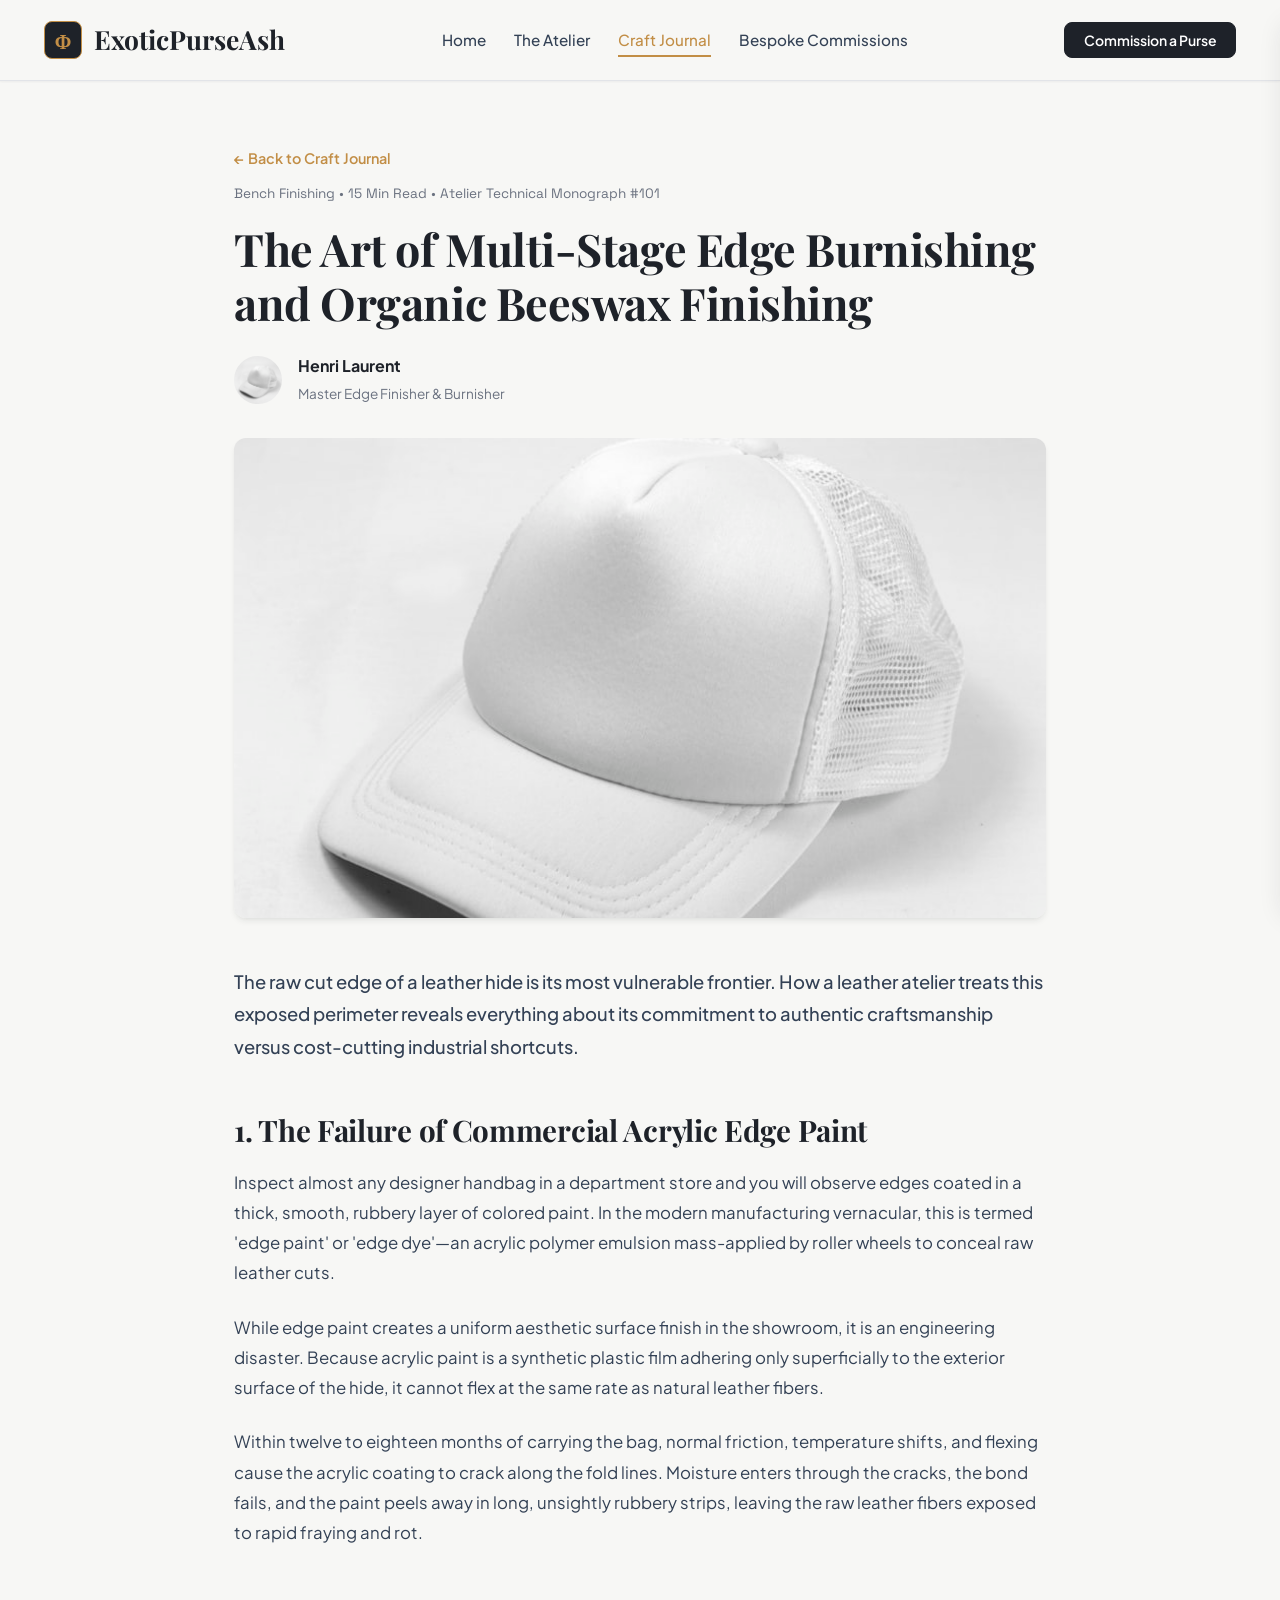
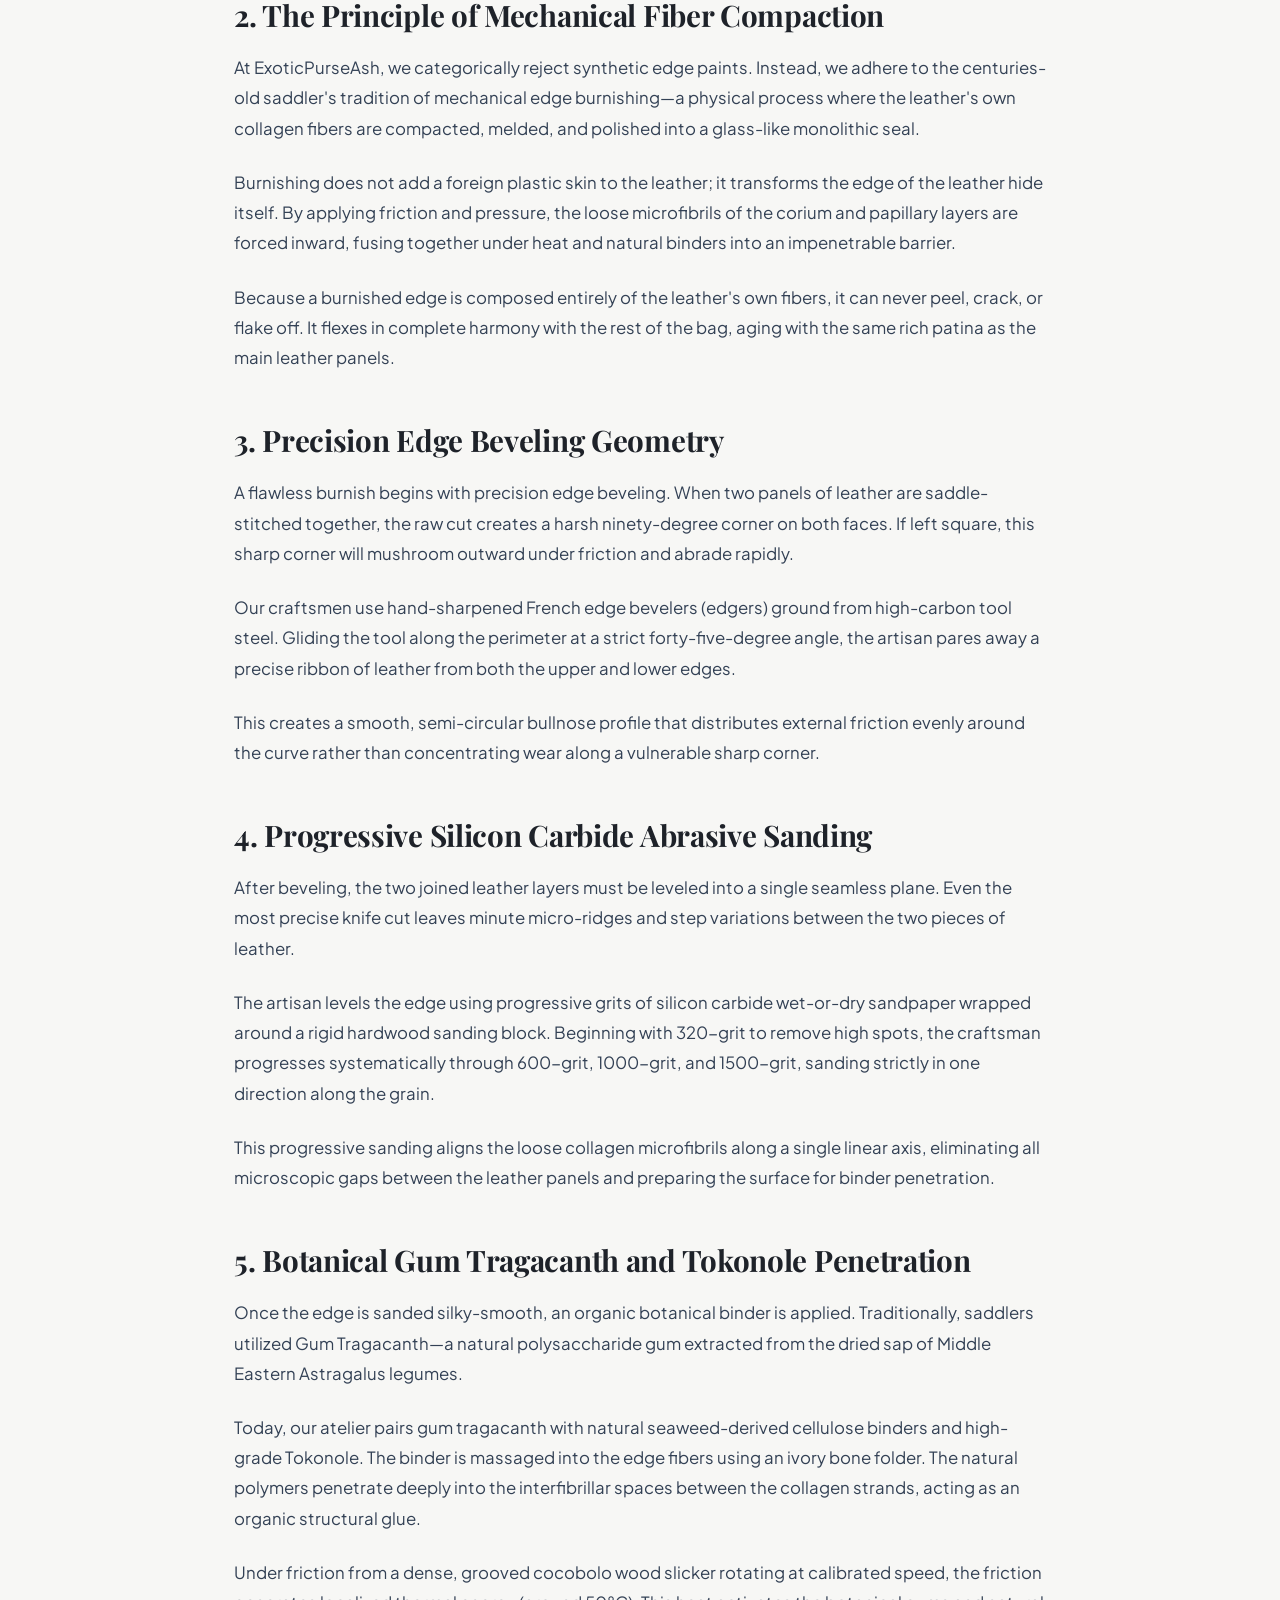
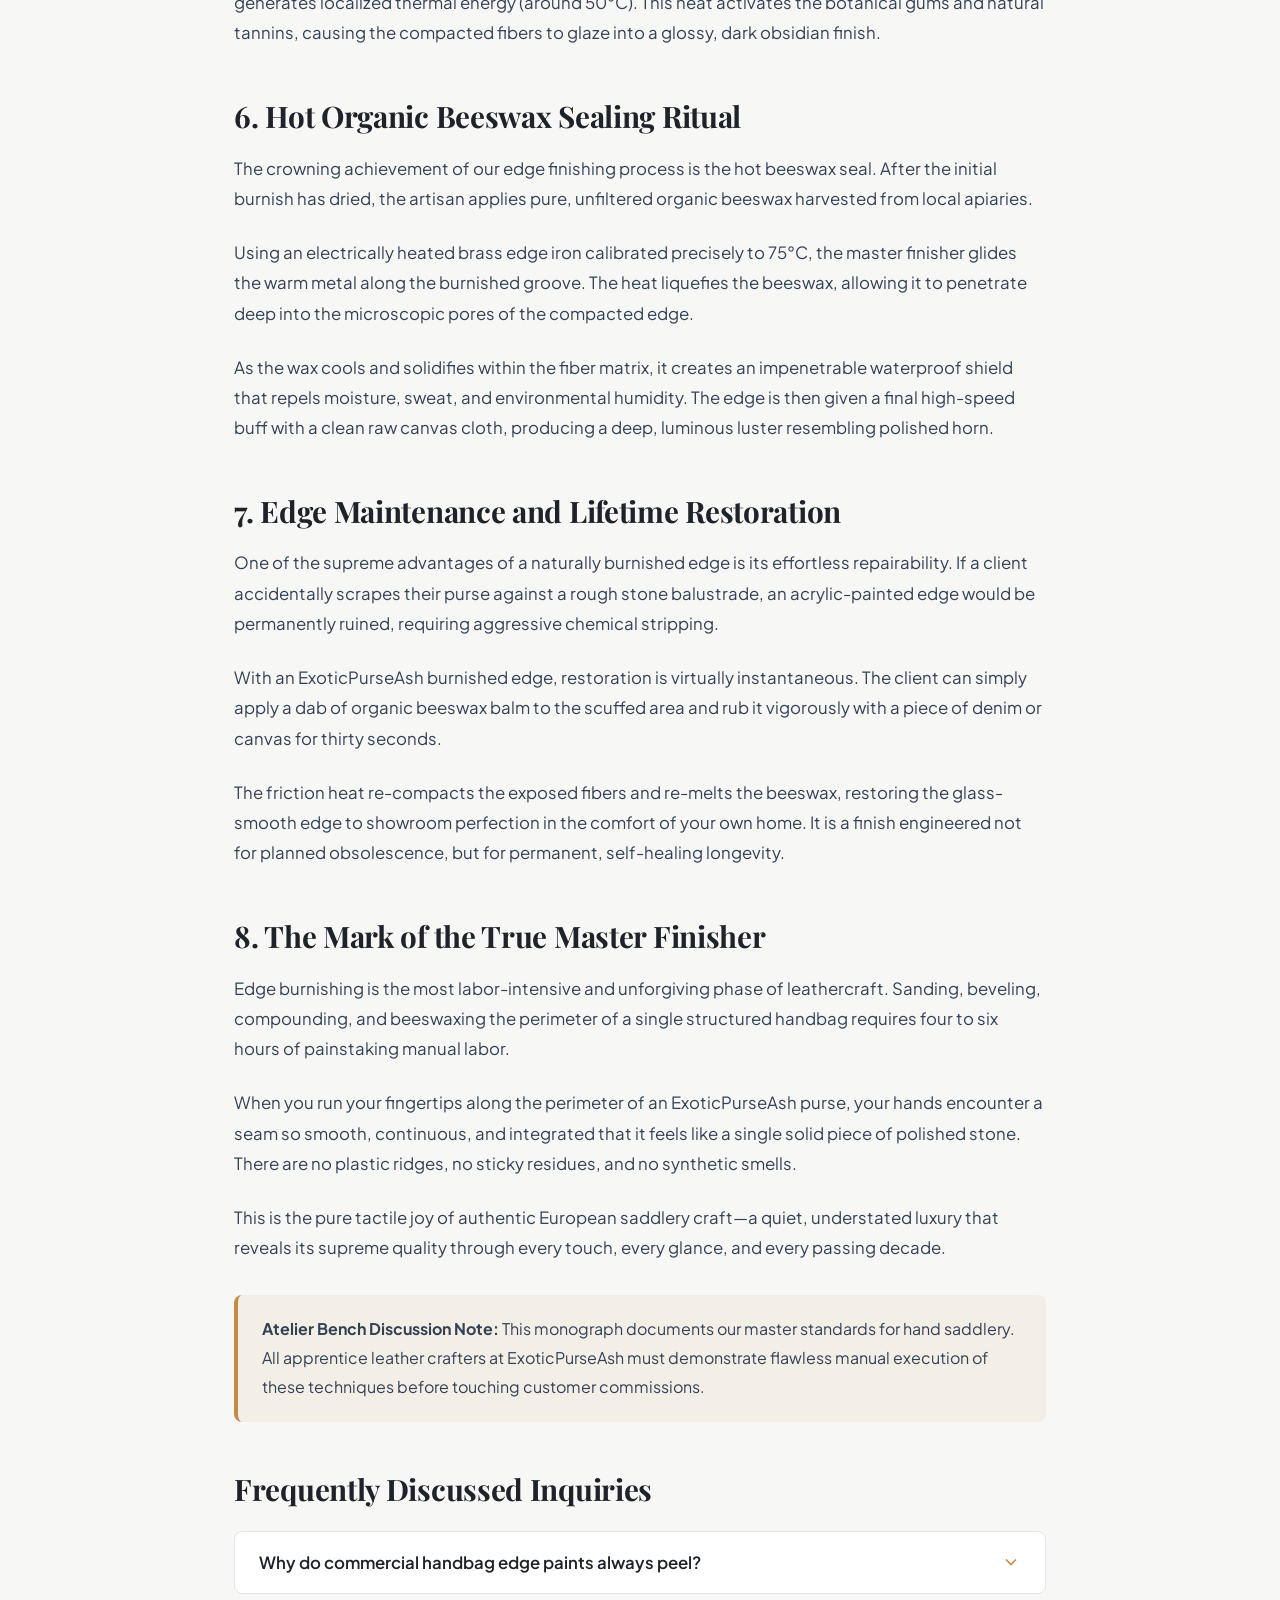
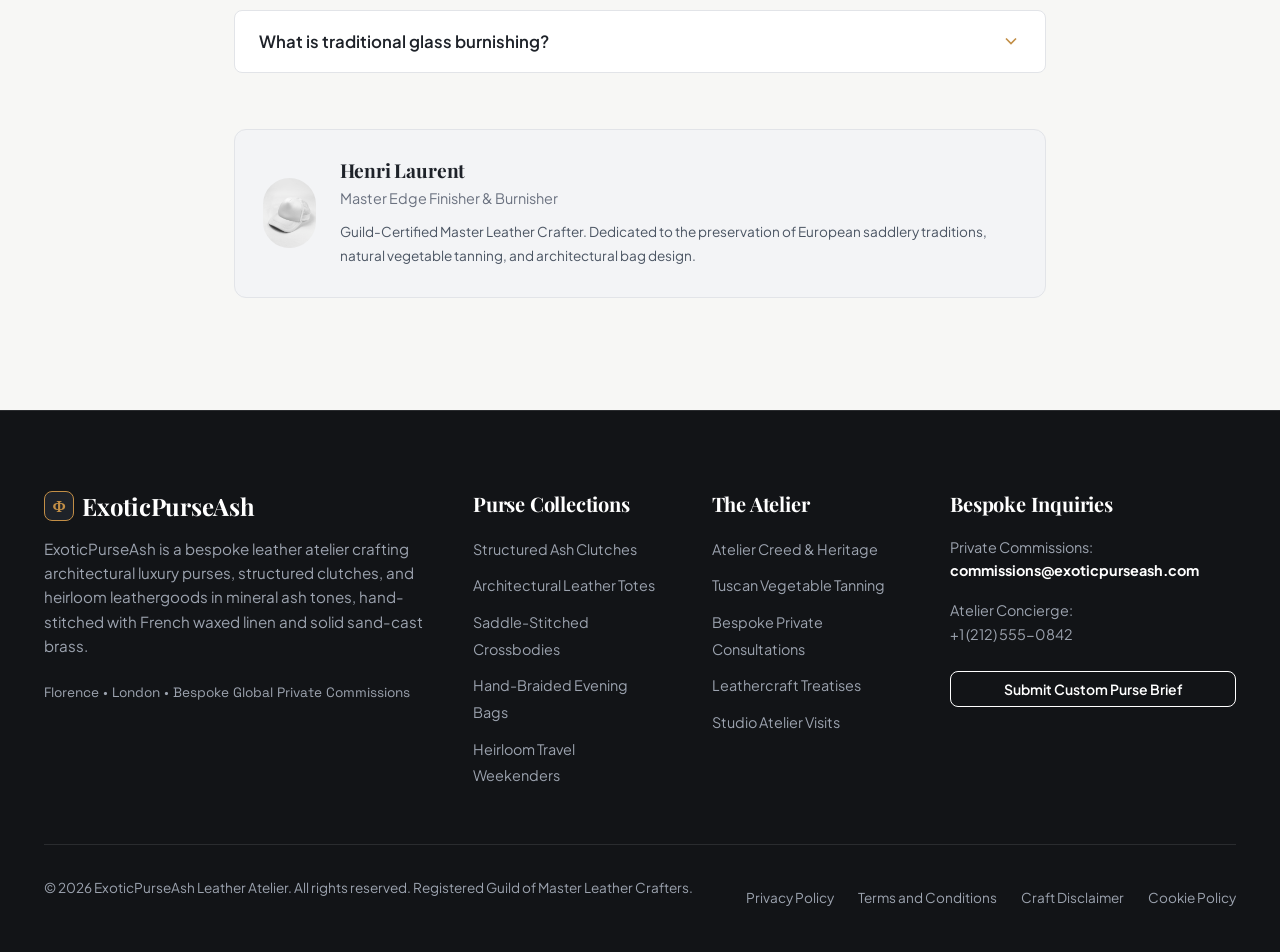
<file: blog/the-art-of-multi-stage-edge-burnishing-and-organic-beeswax-finishing.html>
<!DOCTYPE html>
<html lang="en">
<head>
  <meta charset="UTF-8">
  <meta name="viewport" content="width=device-width, initial-scale=1.0">
  <title>The Art of Multi-Stage Edge Burnishing and Organic Beeswax Finishing | ExoticPurseAsh Journal</title>
  <meta name="description" content="In-depth leathercraft treatise on the art of multi-stage edge burnishing and organic beeswax finishing: technical physics, craftsmanship methods, and saddlery analysis from ExoticPurseAsh.">
  <link rel="canonical" href="https://exoticpurseash.com/blog/the-art-of-multi-stage-edge-burnishing-and-organic-beeswax-finishing.html">
<link rel="preconnect" href="https://fonts.googleapis.com">
<link rel="preconnect" href="https://fonts.gstatic.com" crossorigin>
<link href="https://fonts.googleapis.com/css2?family=Playfair+Display:ital,wght@0,400;0,600;0,700;1,400;1,600&family=Plus+Jakarta+Sans:wght@400;500;600;700;800&family=Space+Grotesk:wght@400;500;700&display=swap" rel="stylesheet">
  <link rel="stylesheet" href="../assets/css/style.css">
  <link rel="icon" href="../favicon.ico">
<!-- Google tag (gtag.js) -->
<script async src="https://www.googletagmanager.com/gtag/js?id=G-0LY0HY7L01"></script>
<script>
  window.dataLayer = window.dataLayer || [];
  function gtag(){dataLayer.push(arguments);}
  gtag("js", new Date());
  gtag("config", "G-0LY0HY7L01");
</script>
</head>
<body>

<!-- Header Navigation -->
<header class="site-header">
  <div class="container">
    <div class="nav-inner">
      <a href="../index.php" class="brand-logo" aria-label="ExoticPurseAsh Atelier">
        <span class="crest-symbol">&Phi;</span>
        <span>ExoticPurseAsh</span>
      </a>
      <ul class="nav-menu">
        <li><a href="../index.php" class="nav-link ">Home</a></li>
        <li><a href="../about.html" class="nav-link ">The Atelier</a></li>
        <li><a href="../blog.html" class="nav-link active">Craft Journal</a></li>
        <li><a href="../contact.html" class="nav-link ">Bespoke Commissions</a></li>
      </ul>
      <div class="nav-actions">
        <a href="../contact.html" class="btn btn-primary btn-sm">Commission a Purse</a>
        <button class="hamburger-btn" id="hamburger-btn" aria-label="Open Navigation Menu">
          <svg viewBox="0 0 24 24" fill="none" stroke="currentColor" stroke-width="2"><line x1="3" y1="12" x2="21" y2="12"/><line x1="3" y1="6" x2="21" y2="6"/><line x1="3" y1="18" x2="21" y2="18"/></svg>
        </button>
      </div>
    </div>
  </div>
</header>

<!-- Mobile Navigation Drawer -->
<div class="drawer-overlay" id="drawer-overlay"></div>
<div class="mobile-drawer" id="mobile-drawer" role="dialog" aria-modal="true" aria-label="Mobile Navigation">
  <div class="drawer-header">
    <a href="../index.php" class="brand-logo" style="font-size:1.35rem;">
      <span class="crest-symbol" style="width:32px;height:32px;font-size:1rem;">&Phi;</span>
      <span>ExoticPurseAsh</span>
    </a>
    <button class="drawer-close-btn" id="drawer-close" aria-label="Close Navigation Menu">
      <svg width="24" height="24" viewBox="0 0 24 24" fill="none" stroke="currentColor" stroke-width="2"><line x1="18" y1="6" x2="6" y2="18"/><line x1="6" y1="6" x2="18" y2="18"/></svg>
    </button>
  </div>
  <ul class="drawer-nav">
    <li><a href="../index.php">Home</a></li>
    <li><a href="../about.html">The Atelier</a></li>
    <li><a href="../blog.html">Craft Journal</a></li>
    <li><a href="../contact.html">Bespoke Commissions</a></li>
    <li><a href="../privacy-policy.html">Privacy Policy</a></li>
    <li><a href="../terms-and-conditions.html">Terms & Conditions</a></li>
  </ul>
  <div style="margin-top:auto;padding-top:1.5rem;border-top:1px solid var(--color-border);">
    <a href="../contact.html" class="btn btn-accent" style="width:100%;">Commission a Purse</a>
  </div>
</div>


<main>
  <article class="container-narrow" style="padding:4rem 1.5rem;">
    <div style="margin-bottom:2rem;">
      <a href="../blog.html" style="color:var(--color-accent);font-weight:600;font-size:0.9rem;">&larr; Back to Craft Journal</a>
      <div style="font-family:var(--font-mono);font-size:0.85rem;color:var(--color-slate-500);margin-top:0.75rem;">
        <span>Bench Finishing</span> &bull; <span>15 Min Read</span> &bull; <span>Atelier Technical Monograph #101</span>
      </div>
      <h1 style="font-size:2.8rem;margin:1rem 0 1.5rem;line-height:1.2;">The Art of Multi-Stage Edge Burnishing and Organic Beeswax Finishing</h1>
      <div style="display:flex;align-items:center;gap:1rem;">
        <img src="../assets/images/leather_edge_burnishing_pass.jpg" alt="Henri Laurent" style="width:48px;height:48px;border-radius:var(--radius-full);object-fit:cover;">
        <div>
          <strong style="color:var(--color-primary);display:block;">Henri Laurent</strong>
          <span style="color:var(--color-slate-500);font-size:0.85rem;">Master Edge Finisher & Burnisher</span>
        </div>
      </div>
    </div>

    <img src="../assets/images/leather_edge_burnishing_pass.jpg" alt="The Art of Multi-Stage Edge Burnishing and Organic Beeswax Finishing" class="article-featured-img">

    <div class="article-content">
      <p class="hero-lead" style="color:var(--color-slate-700);font-weight:500;font-size:1.15rem;line-height:1.75;">
        The raw cut edge of a leather hide is its most vulnerable frontier. How a leather atelier treats this exposed perimeter reveals everything about its commitment to authentic craftsmanship versus cost-cutting industrial shortcuts.
      </p>

      <h2>1. The Failure of Commercial Acrylic Edge Paint</h2>
      
    <p>Inspect almost any designer handbag in a department store and you will observe edges coated in a thick, smooth, rubbery layer of colored paint. In the modern manufacturing vernacular, this is termed 'edge paint' or 'edge dye'—an acrylic polymer emulsion mass-applied by roller wheels to conceal raw leather cuts.</p>
    <p>While edge paint creates a uniform aesthetic surface finish in the showroom, it is an engineering disaster. Because acrylic paint is a synthetic plastic film adhering only superficially to the exterior surface of the hide, it cannot flex at the same rate as natural leather fibers.</p>
    <p>Within twelve to eighteen months of carrying the bag, normal friction, temperature shifts, and flexing cause the acrylic coating to crack along the fold lines. Moisture enters through the cracks, the bond fails, and the paint peels away in long, unsightly rubbery strips, leaving the raw leather fibers exposed to rapid fraying and rot.</p>
    

      <h2>2. The Principle of Mechanical Fiber Compaction</h2>
      
    <p>At ExoticPurseAsh, we categorically reject synthetic edge paints. Instead, we adhere to the centuries-old saddler's tradition of mechanical edge burnishing—a physical process where the leather's own collagen fibers are compacted, melded, and polished into a glass-like monolithic seal.</p>
    <p>Burnishing does not add a foreign plastic skin to the leather; it transforms the edge of the leather hide itself. By applying friction and pressure, the loose microfibrils of the corium and papillary layers are forced inward, fusing together under heat and natural binders into an impenetrable barrier.</p>
    <p>Because a burnished edge is composed entirely of the leather's own fibers, it can never peel, crack, or flake off. It flexes in complete harmony with the rest of the bag, aging with the same rich patina as the main leather panels.</p>
    

      <h2>3. Precision Edge Beveling Geometry</h2>
      
    <p>A flawless burnish begins with precision edge beveling. When two panels of leather are saddle-stitched together, the raw cut creates a harsh ninety-degree corner on both faces. If left square, this sharp corner will mushroom outward under friction and abrade rapidly.</p>
    <p>Our craftsmen use hand-sharpened French edge bevelers (edgers) ground from high-carbon tool steel. Gliding the tool along the perimeter at a strict forty-five-degree angle, the artisan pares away a precise ribbon of leather from both the upper and lower edges.</p>
    <p>This creates a smooth, semi-circular bullnose profile that distributes external friction evenly around the curve rather than concentrating wear along a vulnerable sharp corner.</p>
    

      <h2>4. Progressive Silicon Carbide Abrasive Sanding</h2>
      
    <p>After beveling, the two joined leather layers must be leveled into a single seamless plane. Even the most precise knife cut leaves minute micro-ridges and step variations between the two pieces of leather.</p>
    <p>The artisan levels the edge using progressive grits of silicon carbide wet-or-dry sandpaper wrapped around a rigid hardwood sanding block. Beginning with 320-grit to remove high spots, the craftsman progresses systematically through 600-grit, 1000-grit, and 1500-grit, sanding strictly in one direction along the grain.</p>
    <p>This progressive sanding aligns the loose collagen microfibrils along a single linear axis, eliminating all microscopic gaps between the leather panels and preparing the surface for binder penetration.</p>
    

      <h2>5. Botanical Gum Tragacanth and Tokonole Penetration</h2>
      
    <p>Once the edge is sanded silky-smooth, an organic botanical binder is applied. Traditionally, saddlers utilized Gum Tragacanth—a natural polysaccharide gum extracted from the dried sap of Middle Eastern Astragalus legumes.</p>
    <p>Today, our atelier pairs gum tragacanth with natural seaweed-derived cellulose binders and high-grade Tokonole. The binder is massaged into the edge fibers using an ivory bone folder. The natural polymers penetrate deeply into the interfibrillar spaces between the collagen strands, acting as an organic structural glue.</p>
    <p>Under friction from a dense, grooved cocobolo wood slicker rotating at calibrated speed, the friction generates localized thermal energy (around 50°C). This heat activates the botanical gums and natural tannins, causing the compacted fibers to glaze into a glossy, dark obsidian finish.</p>
    

      <h2>6. Hot Organic Beeswax Sealing Ritual</h2>
      
    <p>The crowning achievement of our edge finishing process is the hot beeswax seal. After the initial burnish has dried, the artisan applies pure, unfiltered organic beeswax harvested from local apiaries.</p>
    <p>Using an electrically heated brass edge iron calibrated precisely to 75°C, the master finisher glides the warm metal along the burnished groove. The heat liquefies the beeswax, allowing it to penetrate deep into the microscopic pores of the compacted edge.</p>
    <p>As the wax cools and solidifies within the fiber matrix, it creates an impenetrable waterproof shield that repels moisture, sweat, and environmental humidity. The edge is then given a final high-speed buff with a clean raw canvas cloth, producing a deep, luminous luster resembling polished horn.</p>
    

      <h2>7. Edge Maintenance and Lifetime Restoration</h2>
      
    <p>One of the supreme advantages of a naturally burnished edge is its effortless repairability. If a client accidentally scrapes their purse against a rough stone balustrade, an acrylic-painted edge would be permanently ruined, requiring aggressive chemical stripping.</p>
    <p>With an ExoticPurseAsh burnished edge, restoration is virtually instantaneous. The client can simply apply a dab of organic beeswax balm to the scuffed area and rub it vigorously with a piece of denim or canvas for thirty seconds.</p>
    <p>The friction heat re-compacts the exposed fibers and re-melts the beeswax, restoring the glass-smooth edge to showroom perfection in the comfort of your own home. It is a finish engineered not for planned obsolescence, but for permanent, self-healing longevity.</p>
    

      <h2>8. The Mark of the True Master Finisher</h2>
      
    <p>Edge burnishing is the most labor-intensive and unforgiving phase of leathercraft. Sanding, beveling, compounding, and beeswaxing the perimeter of a single structured handbag requires four to six hours of painstaking manual labor.</p>
    <p>When you run your fingertips along the perimeter of an ExoticPurseAsh purse, your hands encounter a seam so smooth, continuous, and integrated that it feels like a single solid piece of polished stone. There are no plastic ridges, no sticky residues, and no synthetic smells.</p>
    <p>This is the pure tactile joy of authentic European saddlery craft—a quiet, understated luxury that reveals its supreme quality through every touch, every glance, and every passing decade.</p>
    

      <div class="callout-box">
        <strong>Atelier Bench Discussion Note:</strong> This monograph documents our master standards for hand saddlery. All apprentice leather crafters at ExoticPurseAsh must demonstrate flawless manual execution of these techniques before touching customer commissions.
      </div>

      <h2 style="margin-top:3rem;">Frequently Discussed Inquiries</h2>
      <div class="faq-list" style="margin-top:1.5rem;">
        
    <div class="faq-item">
      <button class="faq-question">
        <span>Why do commercial handbag edge paints always peel?</span>
        <svg class="faq-icon" viewBox="0 0 24 24" fill="none" stroke="currentColor" stroke-width="2"><polyline points="6 9 12 15 18 9"/></svg>
      </button>
      <div class="faq-answer">
        <p>Commercial edge paints are synthetic liquid acrylic emulsions that dry into a thin rubbery plastic film sitting on top of the raw cut edge. As the leather flexes with use, the elastic plastic skin separates from the fibrous hide, causing cracking, peeling, and fraying.</p>
      </div>
    </div>
    <div class="faq-item">
      <button class="faq-question">
        <span>What is traditional glass burnishing?</span>
        <svg class="faq-icon" viewBox="0 0 24 24" fill="none" stroke="currentColor" stroke-width="2"><polyline points="6 9 12 15 18 9"/></svg>
      </button>
      <div class="faq-answer">
        <p>Traditional glass burnishing utilizes edge bevelers to round raw leather corners, followed by botanical gum compaction and vigorous friction with a dense wooden or glass slicker. The friction heat melds the collagen fibers into a dense, solid, sealed edge without any plastic paint.</p>
      </div>
    </div>
      </div>

      <div class="author-box">
        <img src="../assets/images/leather_edge_burnishing_pass.jpg" alt="Henri Laurent" style="width:70px;height:70px;border-radius:var(--radius-full);object-fit:cover;">
        <div>
          <h4 style="margin-bottom:0.25rem;">Henri Laurent</h4>
          <p style="color:var(--color-slate-500);font-size:0.9rem;margin-bottom:0.5rem;">Master Edge Finisher & Burnisher</p>
          <p style="font-size:0.85rem;color:var(--color-slate-600);margin-bottom:0;">Guild-Certified Master Leather Crafter. Dedicated to the preservation of European saddlery traditions, natural vegetable tanning, and architectural bag design.</p>
        </div>
      </div>
    </div>
  </article>
</main>

<!-- Footer -->
<footer class="site-footer">
  <div class="container">
    <div class="footer-grid">
      <div class="footer-brand">
        <h3><span class="crest-symbol" style="width:30px;height:30px;font-size:1rem;">&Phi;</span> ExoticPurseAsh</h3>
        <p>ExoticPurseAsh is a bespoke leather atelier crafting architectural luxury purses, structured clutches, and heirloom leathergoods in mineral ash tones, hand-stitched with French waxed linen and solid sand-cast brass.</p>
        <div style="font-family:var(--font-mono);font-size:0.85rem;color:var(--color-slate-400);">
          <span>Florence &bull; London &bull; Bespoke Global Private Commissions</span>
        </div>
      </div>
      <div>
        <h4 class="footer-title">Purse Collections</h4>
        <ul class="footer-links">
          <li><a href="../blog.html">Structured Ash Clutches</a></li>
          <li><a href="../blog.html">Architectural Leather Totes</a></li>
          <li><a href="../blog.html">Saddle-Stitched Crossbodies</a></li>
          <li><a href="../blog.html">Hand-Braided Evening Bags</a></li>
          <li><a href="../blog.html">Heirloom Travel Weekenders</a></li>
        </ul>
      </div>
      <div>
        <h4 class="footer-title">The Atelier</h4>
        <ul class="footer-links">
          <li><a href="../about.html">Atelier Creed & Heritage</a></li>
          <li><a href="../about.html#tannery">Tuscan Vegetable Tanning</a></li>
          <li><a href="../contact.html">Bespoke Private Consultations</a></li>
          <li><a href="../blog.html">Leathercraft Treatises</a></li>
          <li><a href="../contact.html">Studio Atelier Visits</a></li>
        </ul>
      </div>
      <div>
        <h4 class="footer-title">Bespoke Inquiries</h4>
        <p style="font-size:0.9rem;margin-bottom:1rem;">Private Commissions: <br><strong style="color:#ffffff;">commissions@exoticpurseash.com</strong></p>
        <p style="font-size:0.9rem;margin-bottom:1.5rem;">Atelier Concierge: <br>+1 (212) 555-0842</p>
        <a href="../contact.html" class="btn btn-outline-white btn-sm" style="width:100%;">Submit Custom Purse Brief</a>
      </div>
    </div>
    <div class="footer-bottom">
      <p>&copy; 2026 ExoticPurseAsh Leather Atelier. All rights reserved. Registered Guild of Master Leather Crafters.</p>
      <div class="footer-legal-links">
        <a href="../privacy-policy.html">Privacy Policy</a>
        <a href="../terms-and-conditions.html">Terms and Conditions</a>
        <a href="../disclaimer.html">Craft Disclaimer</a>
        <a href="../cookie-policy.html">Cookie Policy</a>
      </div>
    </div>
  </div>
</footer>
<script src="../assets/js/main.js"></script>


</body>
</html>
</file>
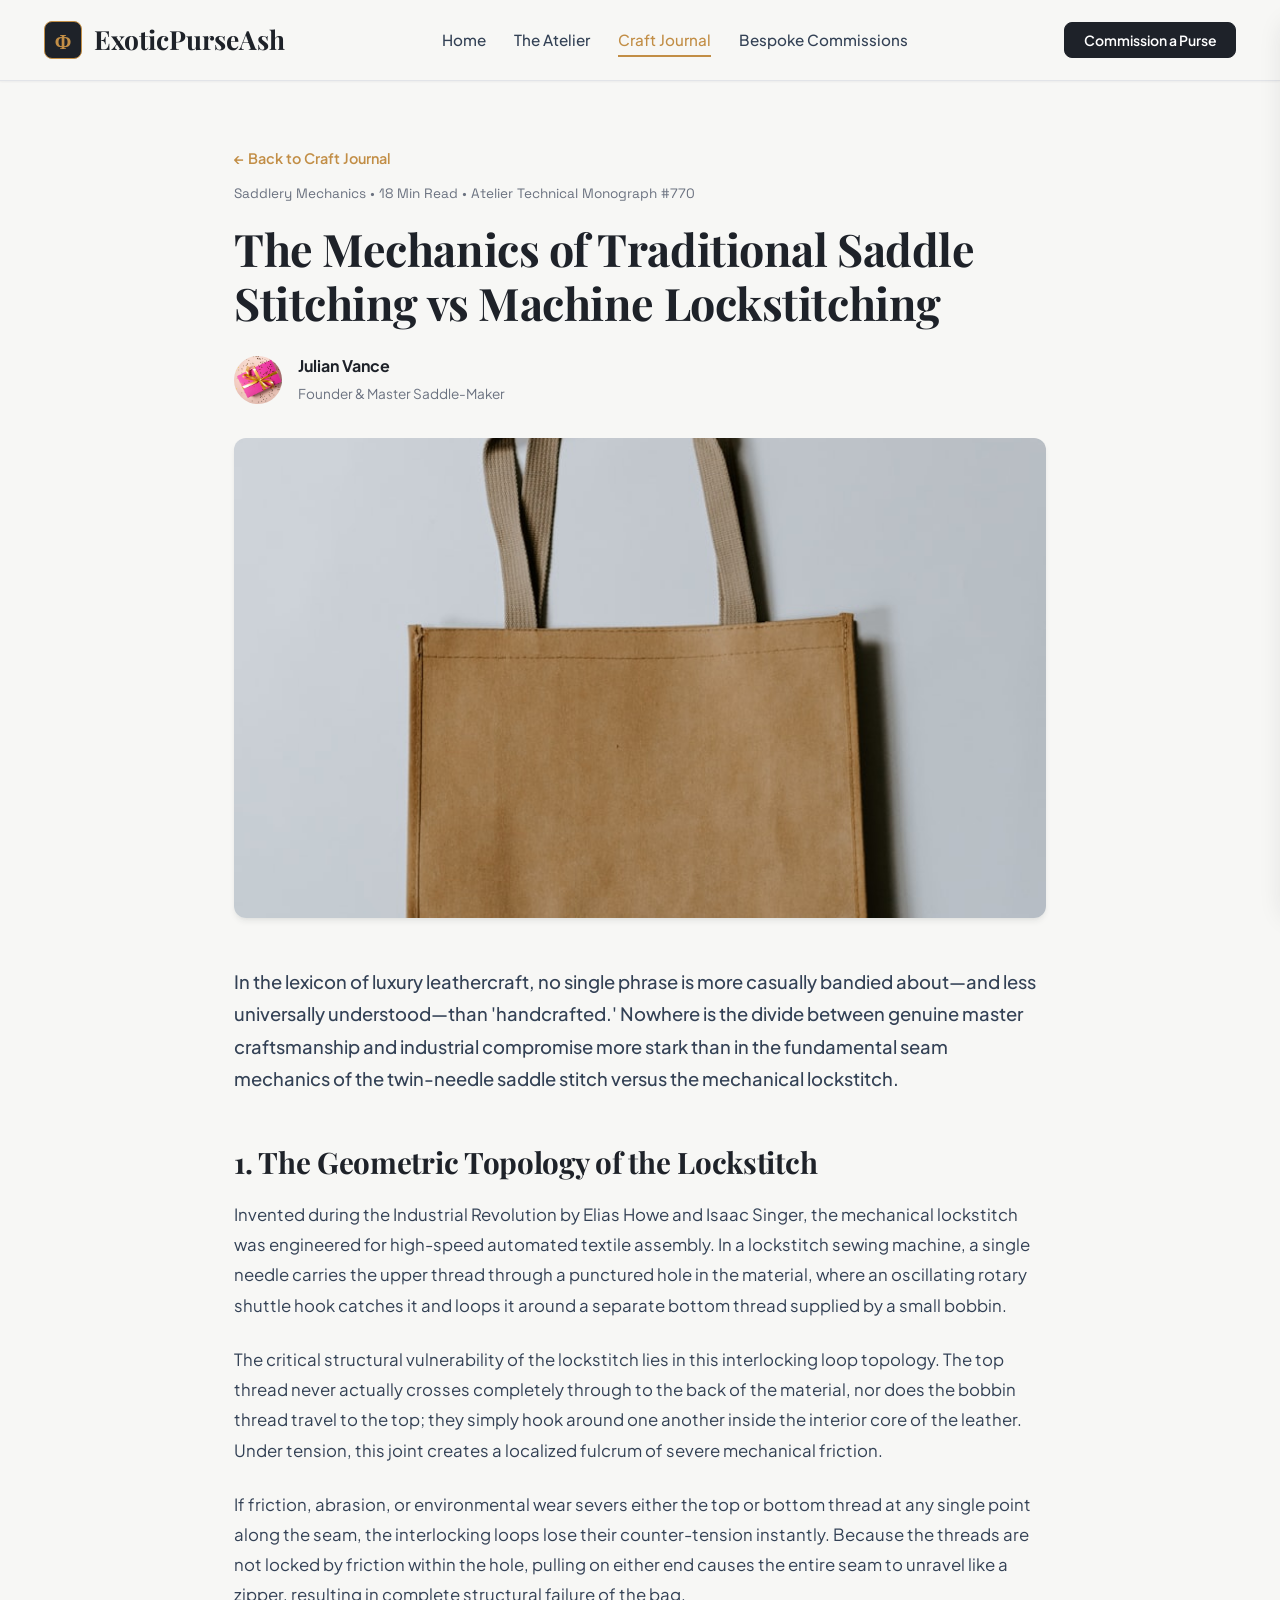
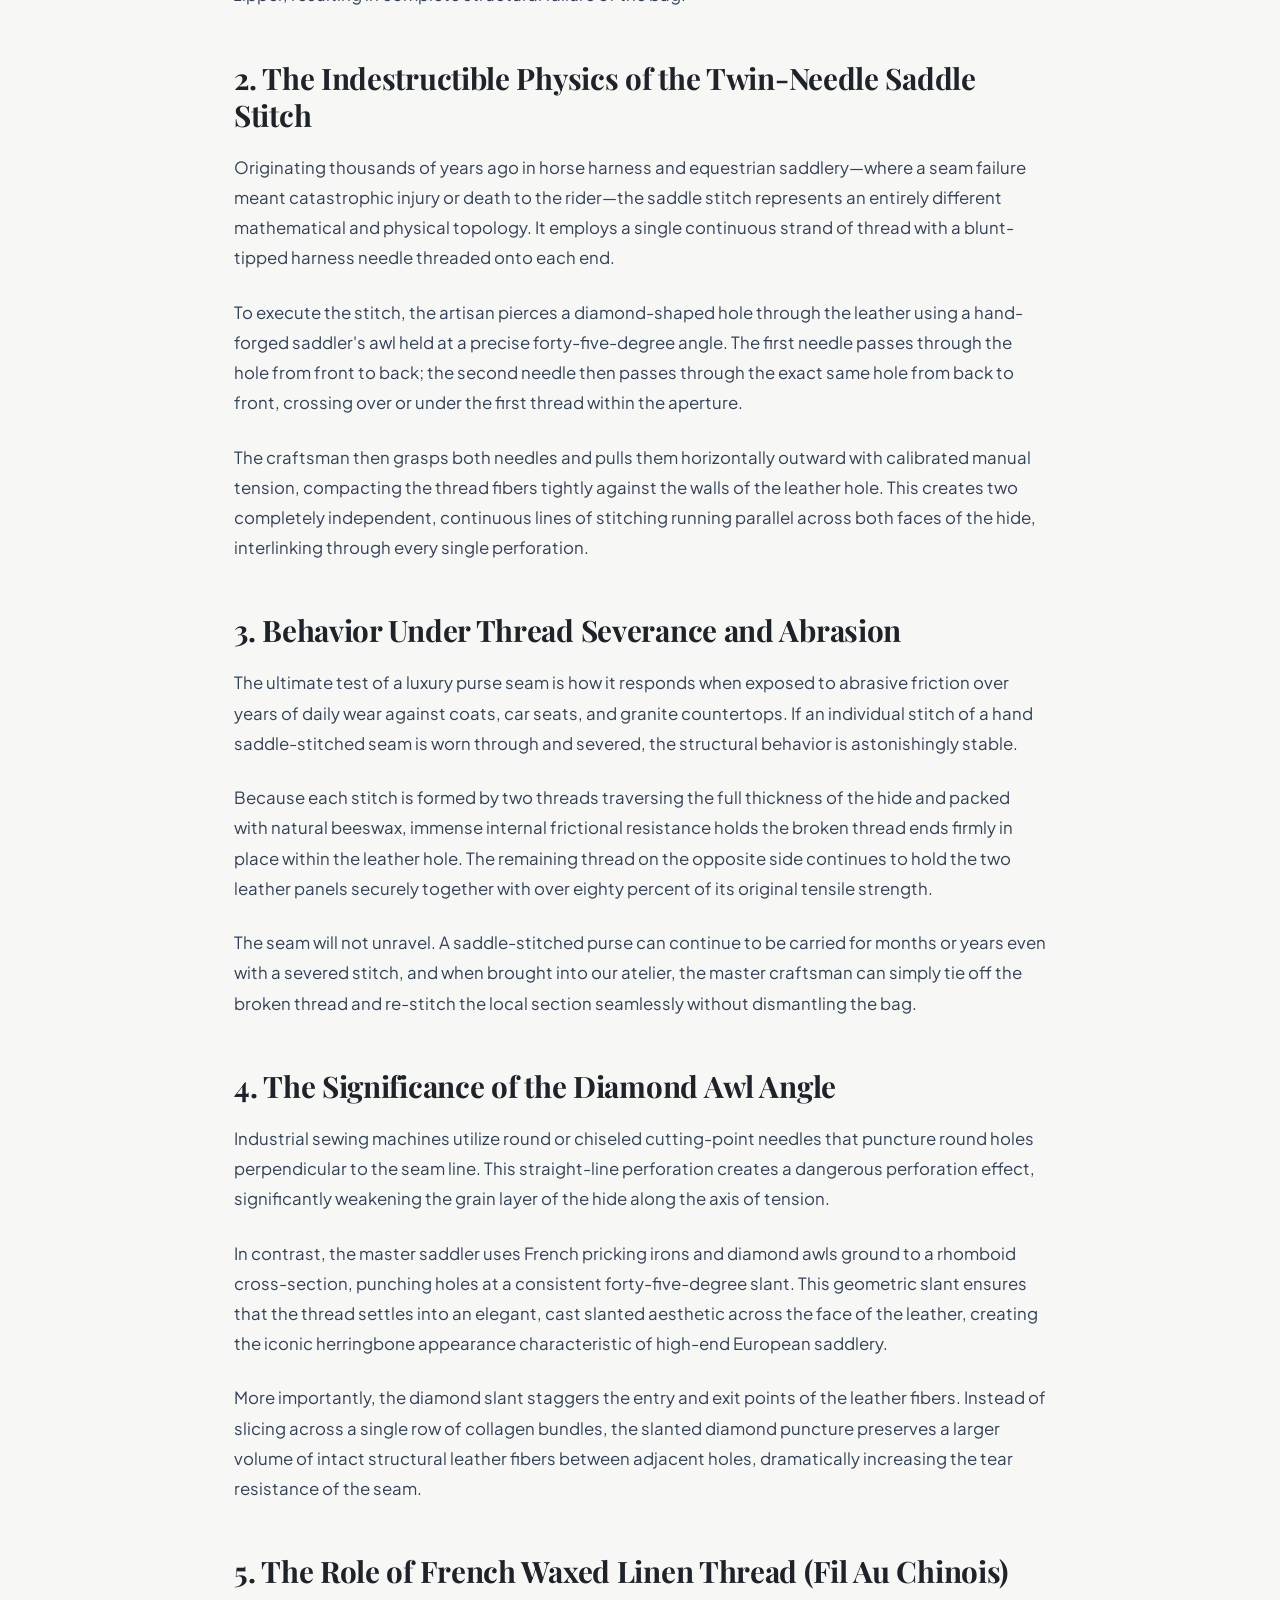
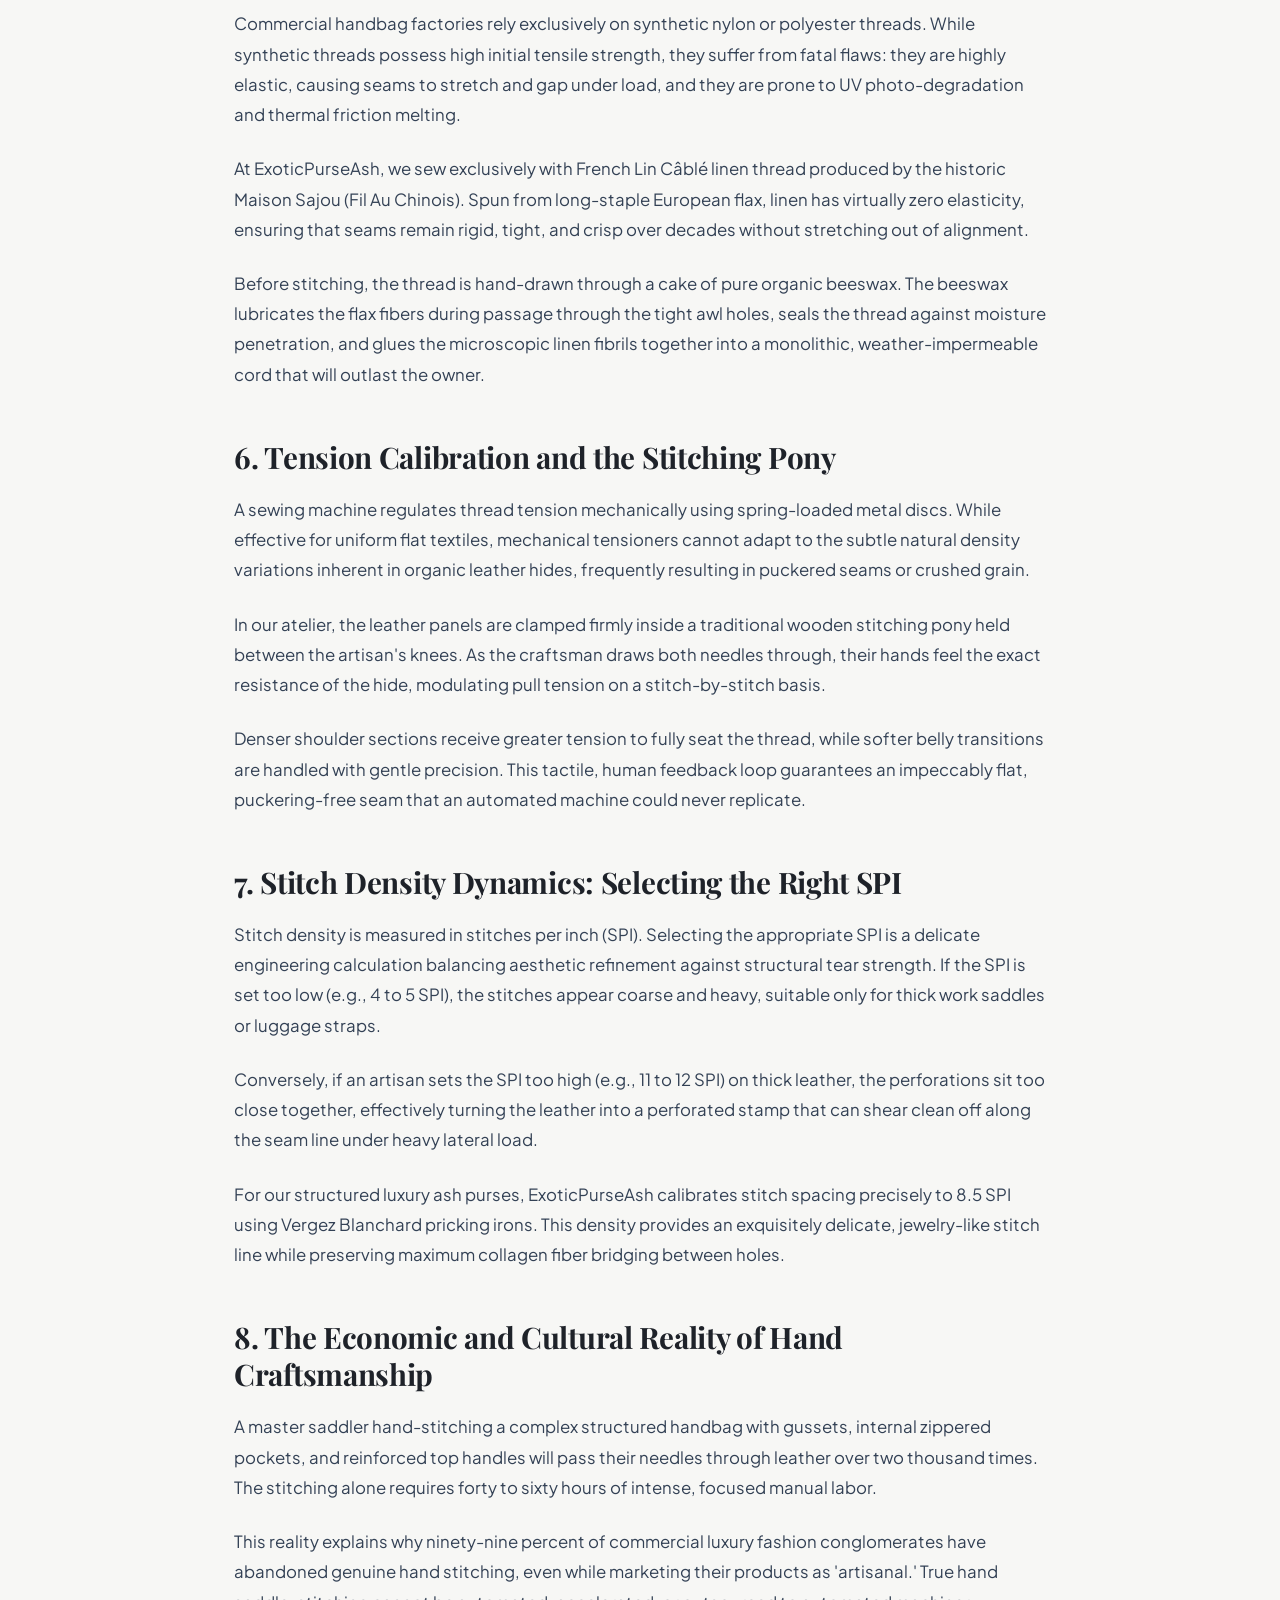
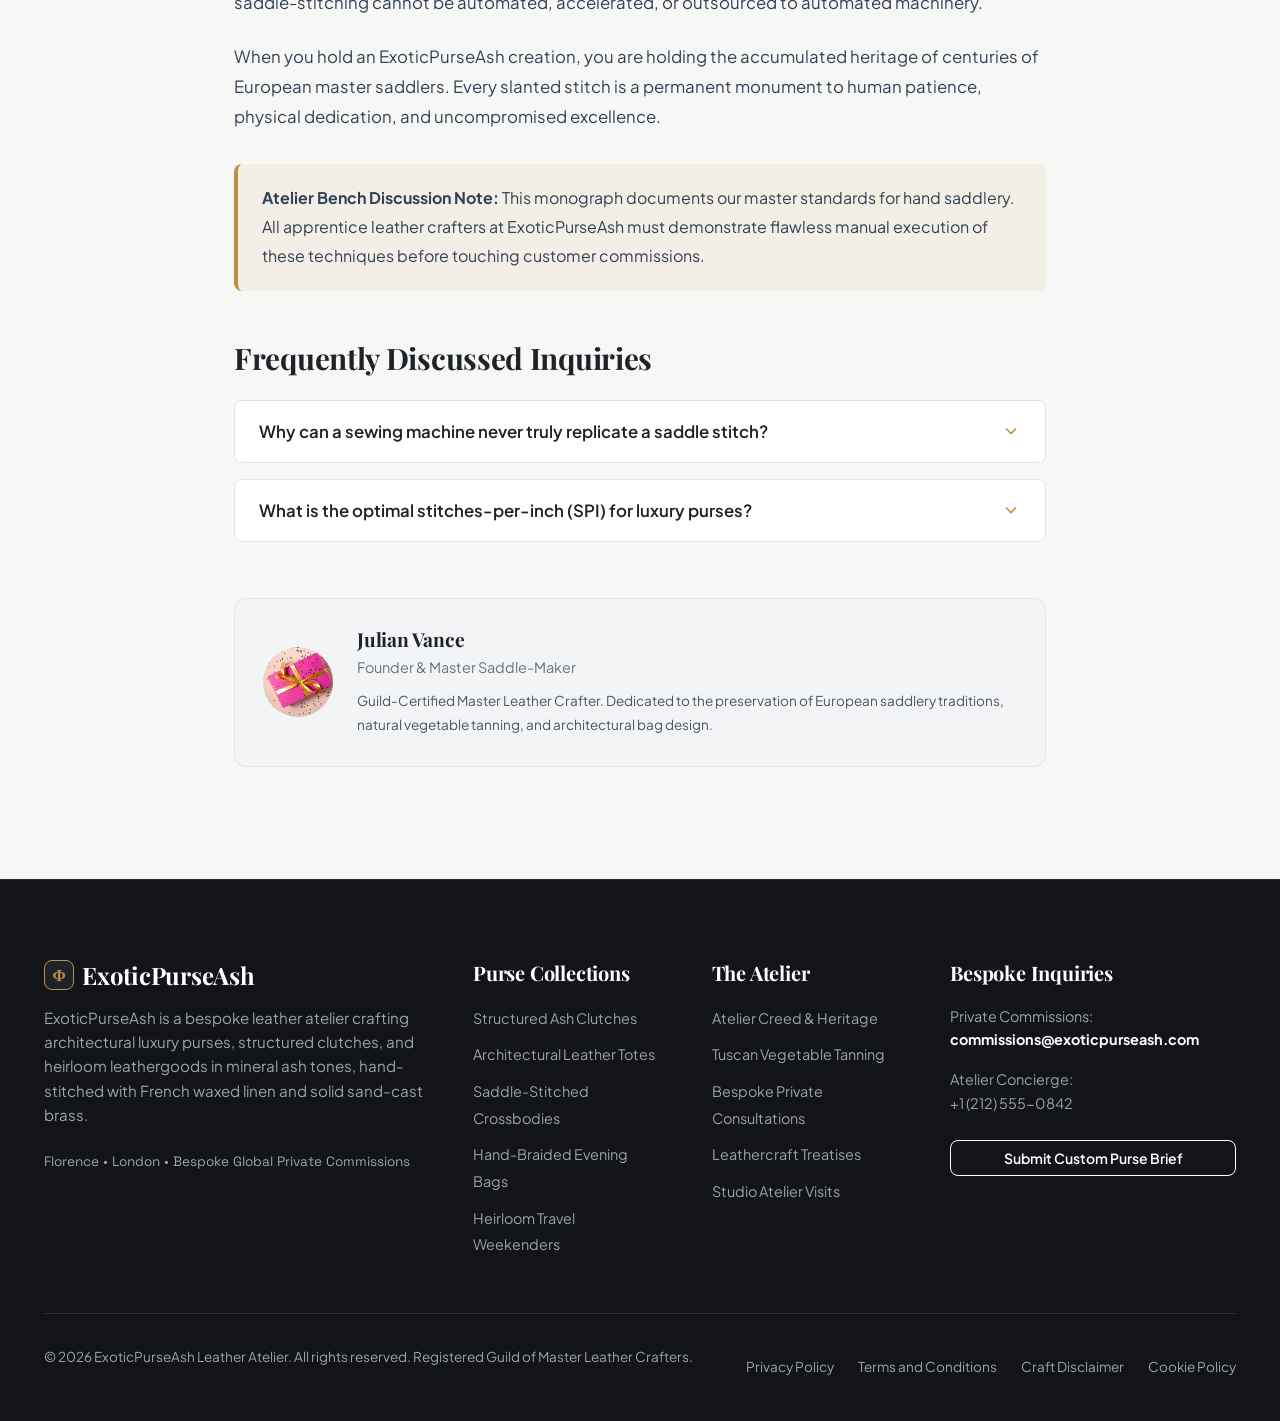
<file: blog/the-mechanics-of-traditional-saddle-stitching-versus-machine-lockstitching.html>
<!DOCTYPE html>
<html lang="en">
<head>
  <meta charset="UTF-8">
  <meta name="viewport" content="width=device-width, initial-scale=1.0">
  <title>The Mechanics of Traditional Saddle Stitching vs Machine Lockstitching | ExoticPurseAsh Journal</title>
  <meta name="description" content="In-depth leathercraft treatise on the mechanics of traditional saddle stitching vs machine lockstitching: technical physics, craftsmanship methods, and saddlery analysis from ExoticPurseAsh.">
  <link rel="canonical" href="https://exoticpurseash.com/blog/the-mechanics-of-traditional-saddle-stitching-versus-machine-lockstitching.html">
<link rel="preconnect" href="https://fonts.googleapis.com">
<link rel="preconnect" href="https://fonts.gstatic.com" crossorigin>
<link href="https://fonts.googleapis.com/css2?family=Playfair+Display:ital,wght@0,400;0,600;0,700;1,400;1,600&family=Plus+Jakarta+Sans:wght@400;500;600;700;800&family=Space+Grotesk:wght@400;500;700&display=swap" rel="stylesheet">
  <link rel="stylesheet" href="../assets/css/style.css">
  <link rel="icon" href="../favicon.ico">
<!-- Google tag (gtag.js) -->
<script async src="https://www.googletagmanager.com/gtag/js?id=G-0LY0HY7L01"></script>
<script>
  window.dataLayer = window.dataLayer || [];
  function gtag(){dataLayer.push(arguments);}
  gtag("js", new Date());
  gtag("config", "G-0LY0HY7L01");
</script>
</head>
<body>

<!-- Header Navigation -->
<header class="site-header">
  <div class="container">
    <div class="nav-inner">
      <a href="../index.php" class="brand-logo" aria-label="ExoticPurseAsh Atelier">
        <span class="crest-symbol">&Phi;</span>
        <span>ExoticPurseAsh</span>
      </a>
      <ul class="nav-menu">
        <li><a href="../index.php" class="nav-link ">Home</a></li>
        <li><a href="../about.html" class="nav-link ">The Atelier</a></li>
        <li><a href="../blog.html" class="nav-link active">Craft Journal</a></li>
        <li><a href="../contact.html" class="nav-link ">Bespoke Commissions</a></li>
      </ul>
      <div class="nav-actions">
        <a href="../contact.html" class="btn btn-primary btn-sm">Commission a Purse</a>
        <button class="hamburger-btn" id="hamburger-btn" aria-label="Open Navigation Menu">
          <svg viewBox="0 0 24 24" fill="none" stroke="currentColor" stroke-width="2"><line x1="3" y1="12" x2="21" y2="12"/><line x1="3" y1="6" x2="21" y2="6"/><line x1="3" y1="18" x2="21" y2="18"/></svg>
        </button>
      </div>
    </div>
  </div>
</header>

<!-- Mobile Navigation Drawer -->
<div class="drawer-overlay" id="drawer-overlay"></div>
<div class="mobile-drawer" id="mobile-drawer" role="dialog" aria-modal="true" aria-label="Mobile Navigation">
  <div class="drawer-header">
    <a href="../index.php" class="brand-logo" style="font-size:1.35rem;">
      <span class="crest-symbol" style="width:32px;height:32px;font-size:1rem;">&Phi;</span>
      <span>ExoticPurseAsh</span>
    </a>
    <button class="drawer-close-btn" id="drawer-close" aria-label="Close Navigation Menu">
      <svg width="24" height="24" viewBox="0 0 24 24" fill="none" stroke="currentColor" stroke-width="2"><line x1="18" y1="6" x2="6" y2="18"/><line x1="6" y1="6" x2="18" y2="18"/></svg>
    </button>
  </div>
  <ul class="drawer-nav">
    <li><a href="../index.php">Home</a></li>
    <li><a href="../about.html">The Atelier</a></li>
    <li><a href="../blog.html">Craft Journal</a></li>
    <li><a href="../contact.html">Bespoke Commissions</a></li>
    <li><a href="../privacy-policy.html">Privacy Policy</a></li>
    <li><a href="../terms-and-conditions.html">Terms & Conditions</a></li>
  </ul>
  <div style="margin-top:auto;padding-top:1.5rem;border-top:1px solid var(--color-border);">
    <a href="../contact.html" class="btn btn-accent" style="width:100%;">Commission a Purse</a>
  </div>
</div>


<main>
  <article class="container-narrow" style="padding:4rem 1.5rem;">
    <div style="margin-bottom:2rem;">
      <a href="../blog.html" style="color:var(--color-accent);font-weight:600;font-size:0.9rem;">&larr; Back to Craft Journal</a>
      <div style="font-family:var(--font-mono);font-size:0.85rem;color:var(--color-slate-500);margin-top:0.75rem;">
        <span>Saddlery Mechanics</span> &bull; <span>18 Min Read</span> &bull; <span>Atelier Technical Monograph #770</span>
      </div>
      <h1 style="font-size:2.8rem;margin:1rem 0 1.5rem;line-height:1.2;">The Mechanics of Traditional Saddle Stitching vs Machine Lockstitching</h1>
      <div style="display:flex;align-items:center;gap:1rem;">
        <img src="../assets/images/artisan_stitching_leather_bag.jpg" alt="Julian Vance" style="width:48px;height:48px;border-radius:var(--radius-full);object-fit:cover;">
        <div>
          <strong style="color:var(--color-primary);display:block;">Julian Vance</strong>
          <span style="color:var(--color-slate-500);font-size:0.85rem;">Founder & Master Saddle-Maker</span>
        </div>
      </div>
    </div>

    <img src="../assets/images/artisan_saddle_stitching_leather.jpg" alt="The Mechanics of Traditional Saddle Stitching vs Machine Lockstitching" class="article-featured-img">

    <div class="article-content">
      <p class="hero-lead" style="color:var(--color-slate-700);font-weight:500;font-size:1.15rem;line-height:1.75;">
        In the lexicon of luxury leathercraft, no single phrase is more casually bandied about—and less universally understood—than 'handcrafted.' Nowhere is the divide between genuine master craftsmanship and industrial compromise more stark than in the fundamental seam mechanics of the twin-needle saddle stitch versus the mechanical lockstitch.
      </p>

      <h2>1. The Geometric Topology of the Lockstitch</h2>
      
    <p>Invented during the Industrial Revolution by Elias Howe and Isaac Singer, the mechanical lockstitch was engineered for high-speed automated textile assembly. In a lockstitch sewing machine, a single needle carries the upper thread through a punctured hole in the material, where an oscillating rotary shuttle hook catches it and loops it around a separate bottom thread supplied by a small bobbin.</p>
    <p>The critical structural vulnerability of the lockstitch lies in this interlocking loop topology. The top thread never actually crosses completely through to the back of the material, nor does the bobbin thread travel to the top; they simply hook around one another inside the interior core of the leather. Under tension, this joint creates a localized fulcrum of severe mechanical friction.</p>
    <p>If friction, abrasion, or environmental wear severs either the top or bottom thread at any single point along the seam, the interlocking loops lose their counter-tension instantly. Because the threads are not locked by friction within the hole, pulling on either end causes the entire seam to unravel like a zipper, resulting in complete structural failure of the bag.</p>
    

      <h2>2. The Indestructible Physics of the Twin-Needle Saddle Stitch</h2>
      
    <p>Originating thousands of years ago in horse harness and equestrian saddlery—where a seam failure meant catastrophic injury or death to the rider—the saddle stitch represents an entirely different mathematical and physical topology. It employs a single continuous strand of thread with a blunt-tipped harness needle threaded onto each end.</p>
    <p>To execute the stitch, the artisan pierces a diamond-shaped hole through the leather using a hand-forged saddler's awl held at a precise forty-five-degree angle. The first needle passes through the hole from front to back; the second needle then passes through the exact same hole from back to front, crossing over or under the first thread within the aperture.</p>
    <p>The craftsman then grasps both needles and pulls them horizontally outward with calibrated manual tension, compacting the thread fibers tightly against the walls of the leather hole. This creates two completely independent, continuous lines of stitching running parallel across both faces of the hide, interlinking through every single perforation.</p>
    

      <h2>3. Behavior Under Thread Severance and Abrasion</h2>
      
    <p>The ultimate test of a luxury purse seam is how it responds when exposed to abrasive friction over years of daily wear against coats, car seats, and granite countertops. If an individual stitch of a hand saddle-stitched seam is worn through and severed, the structural behavior is astonishingly stable.</p>
    <p>Because each stitch is formed by two threads traversing the full thickness of the hide and packed with natural beeswax, immense internal frictional resistance holds the broken thread ends firmly in place within the leather hole. The remaining thread on the opposite side continues to hold the two leather panels securely together with over eighty percent of its original tensile strength.</p>
    <p>The seam will not unravel. A saddle-stitched purse can continue to be carried for months or years even with a severed stitch, and when brought into our atelier, the master craftsman can simply tie off the broken thread and re-stitch the local section seamlessly without dismantling the bag.</p>
    

      <h2>4. The Significance of the Diamond Awl Angle</h2>
      
    <p>Industrial sewing machines utilize round or chiseled cutting-point needles that puncture round holes perpendicular to the seam line. This straight-line perforation creates a dangerous perforation effect, significantly weakening the grain layer of the hide along the axis of tension.</p>
    <p>In contrast, the master saddler uses French pricking irons and diamond awls ground to a rhomboid cross-section, punching holes at a consistent forty-five-degree slant. This geometric slant ensures that the thread settles into an elegant, cast slanted aesthetic across the face of the leather, creating the iconic herringbone appearance characteristic of high-end European saddlery.</p>
    <p>More importantly, the diamond slant staggers the entry and exit points of the leather fibers. Instead of slicing across a single row of collagen bundles, the slanted diamond puncture preserves a larger volume of intact structural leather fibers between adjacent holes, dramatically increasing the tear resistance of the seam.</p>
    

      <h2>5. The Role of French Waxed Linen Thread (Fil Au Chinois)</h2>
      
    <p>Commercial handbag factories rely exclusively on synthetic nylon or polyester threads. While synthetic threads possess high initial tensile strength, they suffer from fatal flaws: they are highly elastic, causing seams to stretch and gap under load, and they are prone to UV photo-degradation and thermal friction melting.</p>
    <p>At ExoticPurseAsh, we sew exclusively with French Lin Câblé linen thread produced by the historic Maison Sajou (Fil Au Chinois). Spun from long-staple European flax, linen has virtually zero elasticity, ensuring that seams remain rigid, tight, and crisp over decades without stretching out of alignment.</p>
    <p>Before stitching, the thread is hand-drawn through a cake of pure organic beeswax. The beeswax lubricates the flax fibers during passage through the tight awl holes, seals the thread against moisture penetration, and glues the microscopic linen fibrils together into a monolithic, weather-impermeable cord that will outlast the owner.</p>
    

      <h2>6. Tension Calibration and the Stitching Pony</h2>
      
    <p>A sewing machine regulates thread tension mechanically using spring-loaded metal discs. While effective for uniform flat textiles, mechanical tensioners cannot adapt to the subtle natural density variations inherent in organic leather hides, frequently resulting in puckered seams or crushed grain.</p>
    <p>In our atelier, the leather panels are clamped firmly inside a traditional wooden stitching pony held between the artisan's knees. As the craftsman draws both needles through, their hands feel the exact resistance of the hide, modulating pull tension on a stitch-by-stitch basis.</p>
    <p>Denser shoulder sections receive greater tension to fully seat the thread, while softer belly transitions are handled with gentle precision. This tactile, human feedback loop guarantees an impeccably flat, puckering-free seam that an automated machine could never replicate.</p>
    

      <h2>7. Stitch Density Dynamics: Selecting the Right SPI</h2>
      
    <p>Stitch density is measured in stitches per inch (SPI). Selecting the appropriate SPI is a delicate engineering calculation balancing aesthetic refinement against structural tear strength. If the SPI is set too low (e.g., 4 to 5 SPI), the stitches appear coarse and heavy, suitable only for thick work saddles or luggage straps.</p>
    <p>Conversely, if an artisan sets the SPI too high (e.g., 11 to 12 SPI) on thick leather, the perforations sit too close together, effectively turning the leather into a perforated stamp that can shear clean off along the seam line under heavy lateral load.</p>
    <p>For our structured luxury ash purses, ExoticPurseAsh calibrates stitch spacing precisely to 8.5 SPI using Vergez Blanchard pricking irons. This density provides an exquisitely delicate, jewelry-like stitch line while preserving maximum collagen fiber bridging between holes.</p>
    

      <h2>8. The Economic and Cultural Reality of Hand Craftsmanship</h2>
      
    <p>A master saddler hand-stitching a complex structured handbag with gussets, internal zippered pockets, and reinforced top handles will pass their needles through leather over two thousand times. The stitching alone requires forty to sixty hours of intense, focused manual labor.</p>
    <p>This reality explains why ninety-nine percent of commercial luxury fashion conglomerates have abandoned genuine hand stitching, even while marketing their products as 'artisanal.' True hand saddle-stitching cannot be automated, accelerated, or outsourced to automated machinery.</p>
    <p>When you hold an ExoticPurseAsh creation, you are holding the accumulated heritage of centuries of European master saddlers. Every slanted stitch is a permanent monument to human patience, physical dedication, and uncompromised excellence.</p>
    

      <div class="callout-box">
        <strong>Atelier Bench Discussion Note:</strong> This monograph documents our master standards for hand saddlery. All apprentice leather crafters at ExoticPurseAsh must demonstrate flawless manual execution of these techniques before touching customer commissions.
      </div>

      <h2 style="margin-top:3rem;">Frequently Discussed Inquiries</h2>
      <div class="faq-list" style="margin-top:1.5rem;">
        
    <div class="faq-item">
      <button class="faq-question">
        <span>Why can a sewing machine never truly replicate a saddle stitch?</span>
        <svg class="faq-icon" viewBox="0 0 24 24" fill="none" stroke="currentColor" stroke-width="2"><polyline points="6 9 12 15 18 9"/></svg>
      </button>
      <div class="faq-answer">
        <p>A sewing machine operates using a needle that pushes an upper thread through the leather to hook around a bobbin thread underneath, creating two interlocking loops. A true saddle stitch requires two independent needles passing completely through the same hole from opposite directions in a figure-eight topology, which no mechanical needle mechanism can perform.</p>
      </div>
    </div>
    <div class="faq-item">
      <button class="faq-question">
        <span>What is the optimal stitches-per-inch (SPI) for luxury purses?</span>
        <svg class="faq-icon" viewBox="0 0 24 24" fill="none" stroke="currentColor" stroke-width="2"><polyline points="6 9 12 15 18 9"/></svg>
      </button>
      <div class="faq-answer">
        <p>For structured luxury purses and evening clutches, an 8 to 9 stitches-per-inch (SPI) density provides the ideal balance between refined visual aesthetics and optimal leather fiber strength, preventing the hide from perforating like a postage stamp.</p>
      </div>
    </div>
      </div>

      <div class="author-box">
        <img src="../assets/images/artisan_stitching_leather_bag.jpg" alt="Julian Vance" style="width:70px;height:70px;border-radius:var(--radius-full);object-fit:cover;">
        <div>
          <h4 style="margin-bottom:0.25rem;">Julian Vance</h4>
          <p style="color:var(--color-slate-500);font-size:0.9rem;margin-bottom:0.5rem;">Founder & Master Saddle-Maker</p>
          <p style="font-size:0.85rem;color:var(--color-slate-600);margin-bottom:0;">Guild-Certified Master Leather Crafter. Dedicated to the preservation of European saddlery traditions, natural vegetable tanning, and architectural bag design.</p>
        </div>
      </div>
    </div>
  </article>
</main>

<!-- Footer -->
<footer class="site-footer">
  <div class="container">
    <div class="footer-grid">
      <div class="footer-brand">
        <h3><span class="crest-symbol" style="width:30px;height:30px;font-size:1rem;">&Phi;</span> ExoticPurseAsh</h3>
        <p>ExoticPurseAsh is a bespoke leather atelier crafting architectural luxury purses, structured clutches, and heirloom leathergoods in mineral ash tones, hand-stitched with French waxed linen and solid sand-cast brass.</p>
        <div style="font-family:var(--font-mono);font-size:0.85rem;color:var(--color-slate-400);">
          <span>Florence &bull; London &bull; Bespoke Global Private Commissions</span>
        </div>
      </div>
      <div>
        <h4 class="footer-title">Purse Collections</h4>
        <ul class="footer-links">
          <li><a href="../blog.html">Structured Ash Clutches</a></li>
          <li><a href="../blog.html">Architectural Leather Totes</a></li>
          <li><a href="../blog.html">Saddle-Stitched Crossbodies</a></li>
          <li><a href="../blog.html">Hand-Braided Evening Bags</a></li>
          <li><a href="../blog.html">Heirloom Travel Weekenders</a></li>
        </ul>
      </div>
      <div>
        <h4 class="footer-title">The Atelier</h4>
        <ul class="footer-links">
          <li><a href="../about.html">Atelier Creed & Heritage</a></li>
          <li><a href="../about.html#tannery">Tuscan Vegetable Tanning</a></li>
          <li><a href="../contact.html">Bespoke Private Consultations</a></li>
          <li><a href="../blog.html">Leathercraft Treatises</a></li>
          <li><a href="../contact.html">Studio Atelier Visits</a></li>
        </ul>
      </div>
      <div>
        <h4 class="footer-title">Bespoke Inquiries</h4>
        <p style="font-size:0.9rem;margin-bottom:1rem;">Private Commissions: <br><strong style="color:#ffffff;">commissions@exoticpurseash.com</strong></p>
        <p style="font-size:0.9rem;margin-bottom:1.5rem;">Atelier Concierge: <br>+1 (212) 555-0842</p>
        <a href="../contact.html" class="btn btn-outline-white btn-sm" style="width:100%;">Submit Custom Purse Brief</a>
      </div>
    </div>
    <div class="footer-bottom">
      <p>&copy; 2026 ExoticPurseAsh Leather Atelier. All rights reserved. Registered Guild of Master Leather Crafters.</p>
      <div class="footer-legal-links">
        <a href="../privacy-policy.html">Privacy Policy</a>
        <a href="../terms-and-conditions.html">Terms and Conditions</a>
        <a href="../disclaimer.html">Craft Disclaimer</a>
        <a href="../cookie-policy.html">Cookie Policy</a>
      </div>
    </div>
  </div>
</footer>
<script src="../assets/js/main.js"></script>


</body>
</html>
</file>
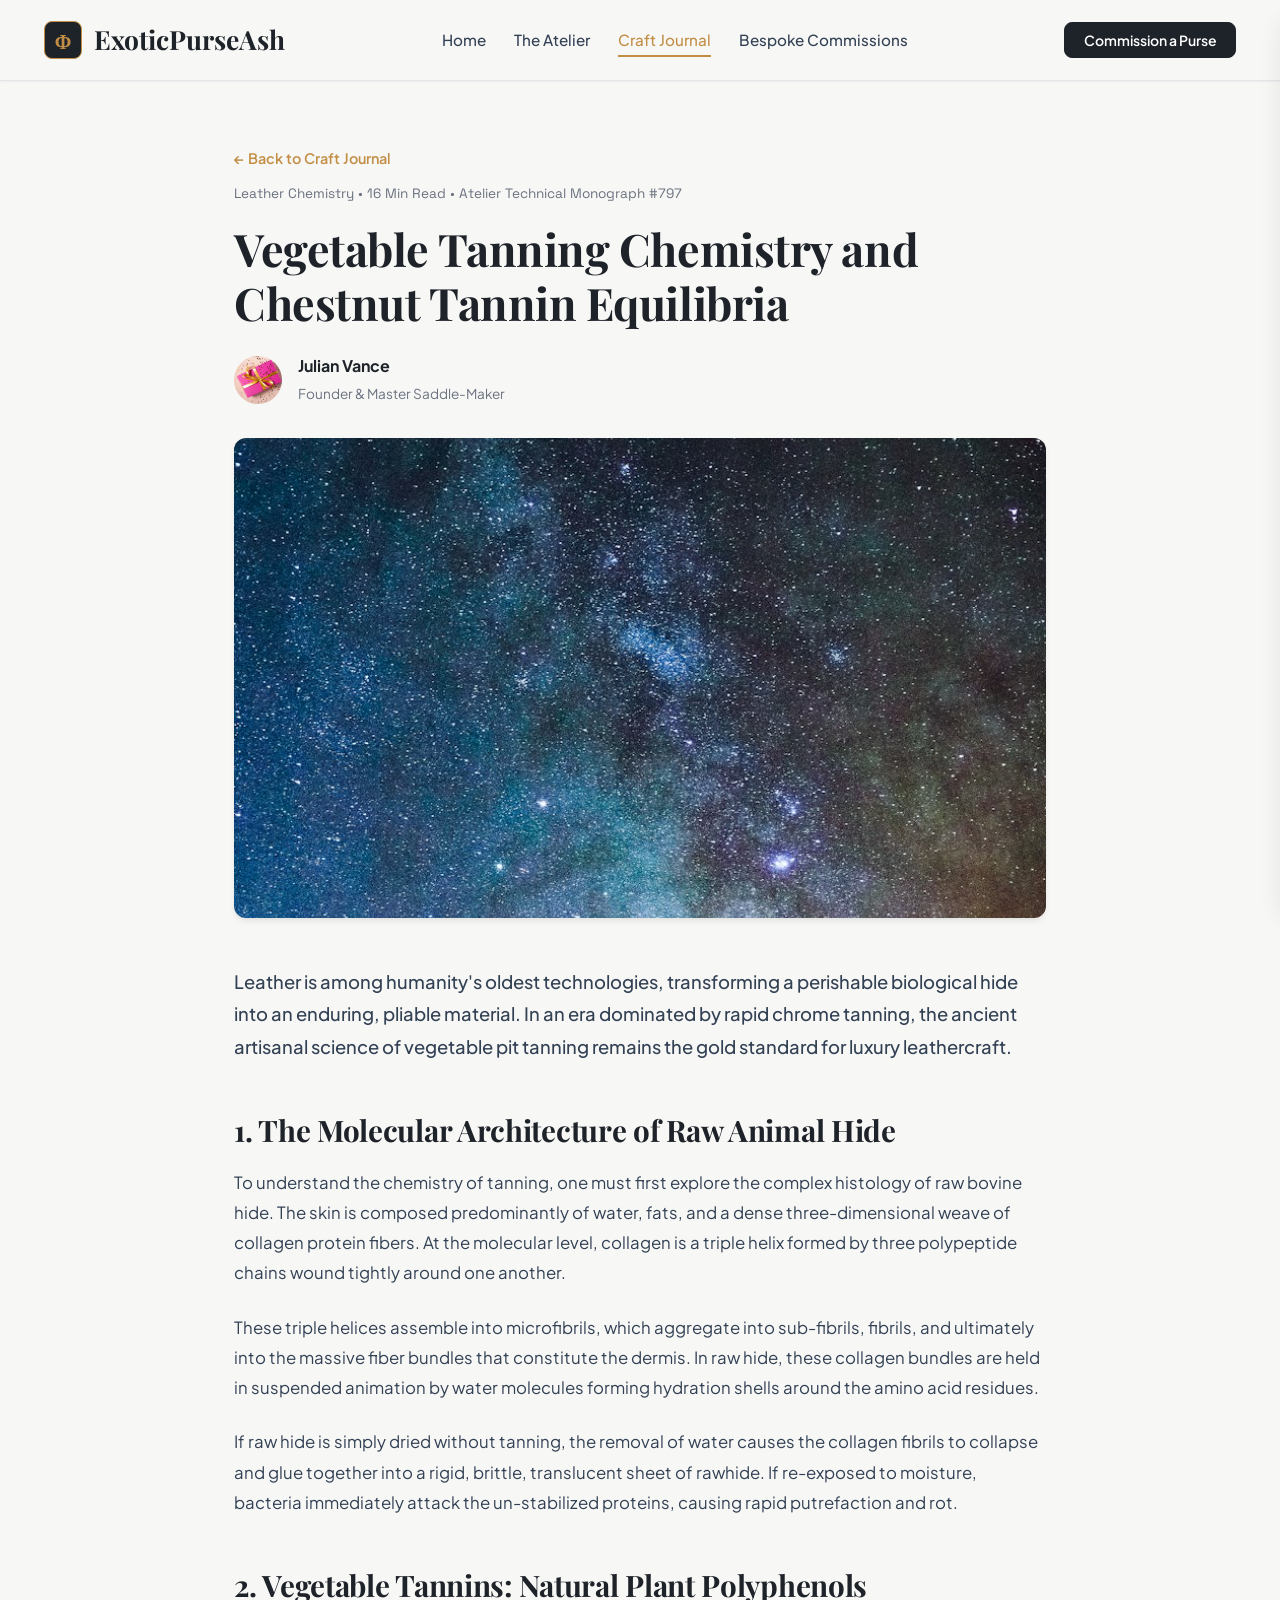
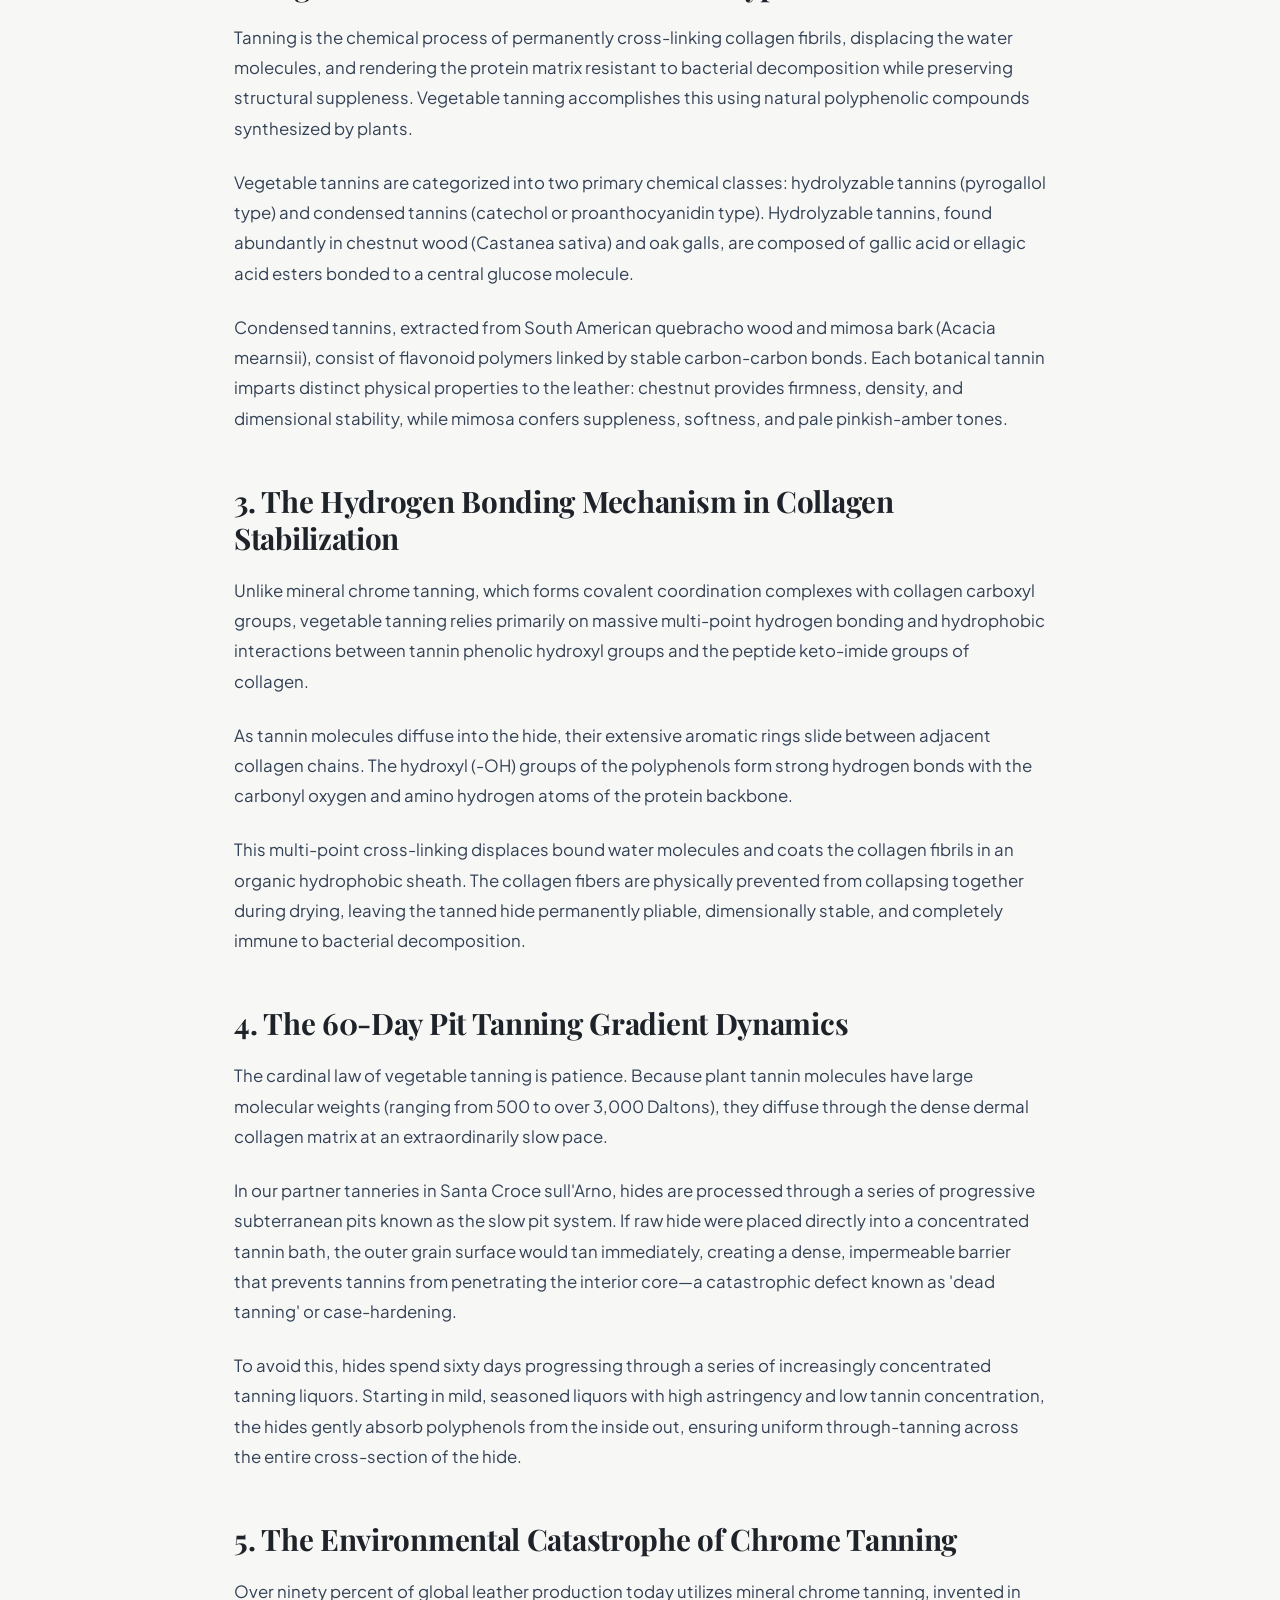
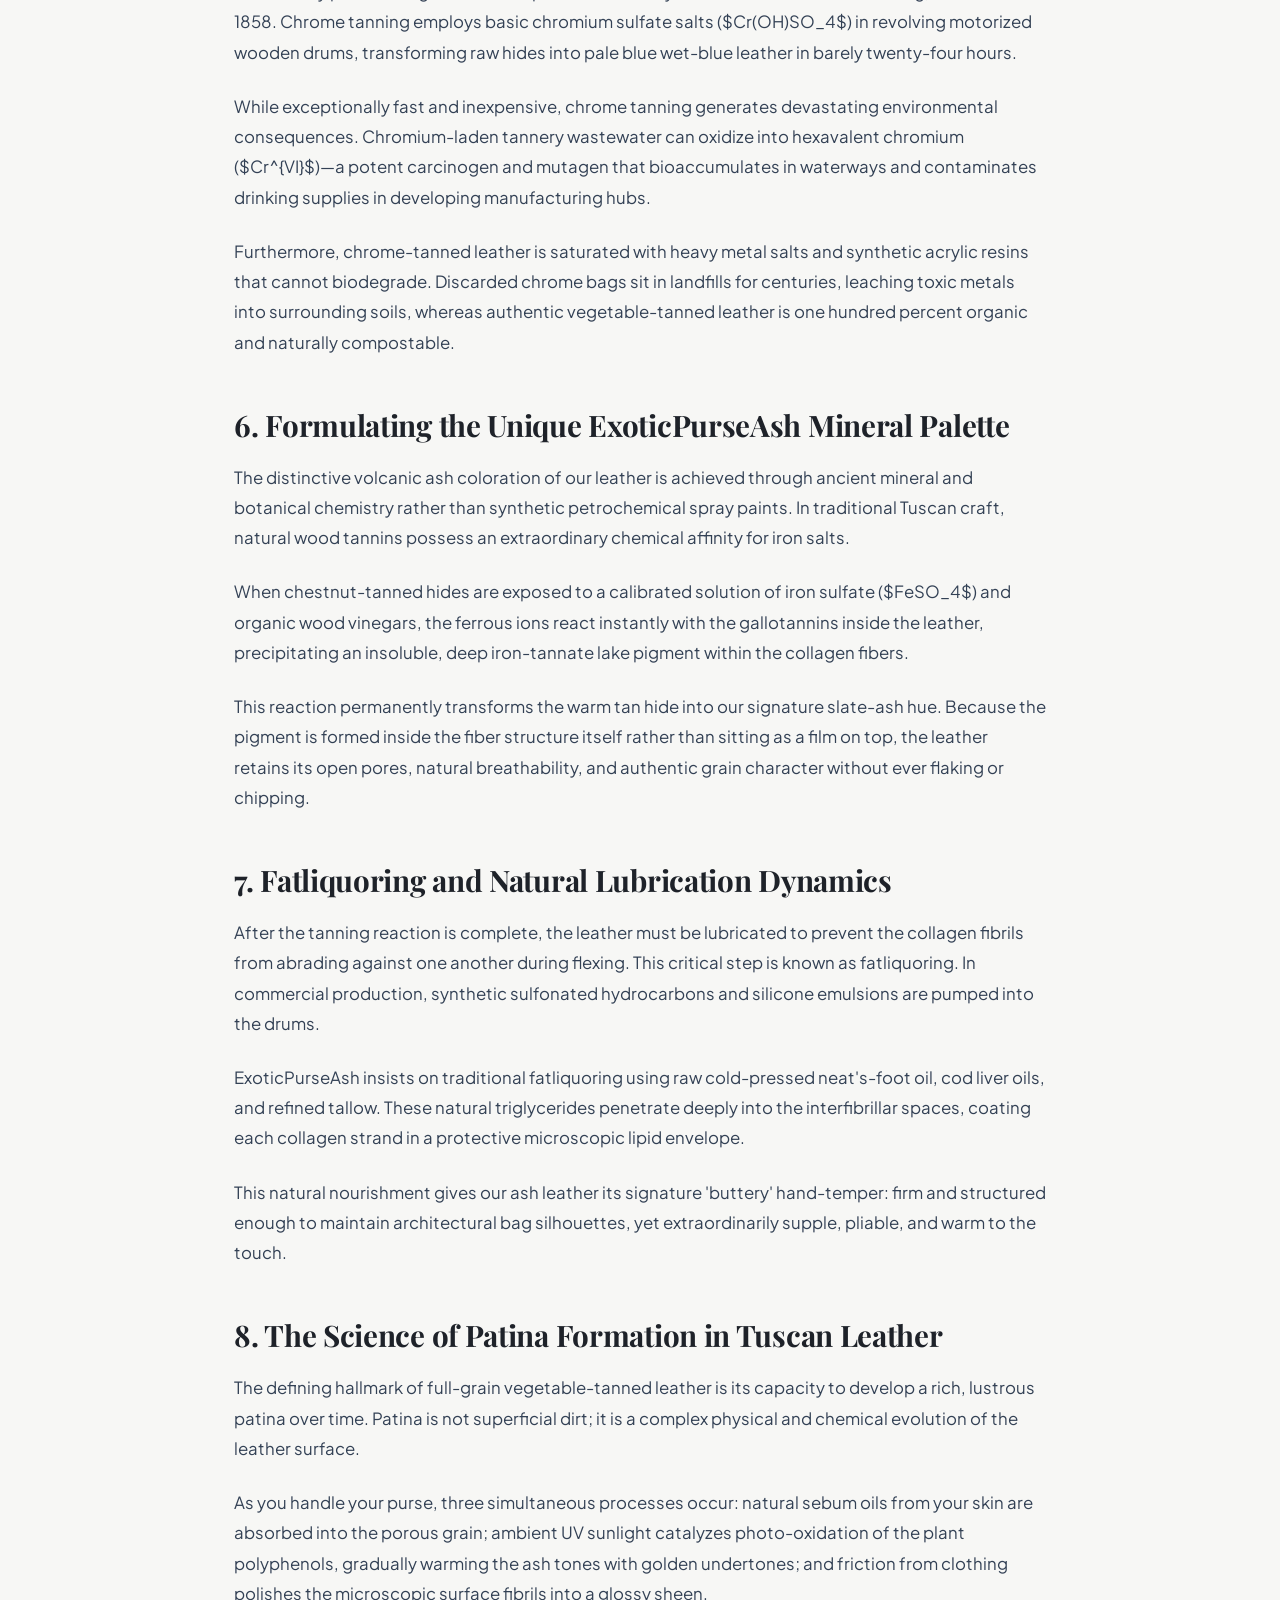
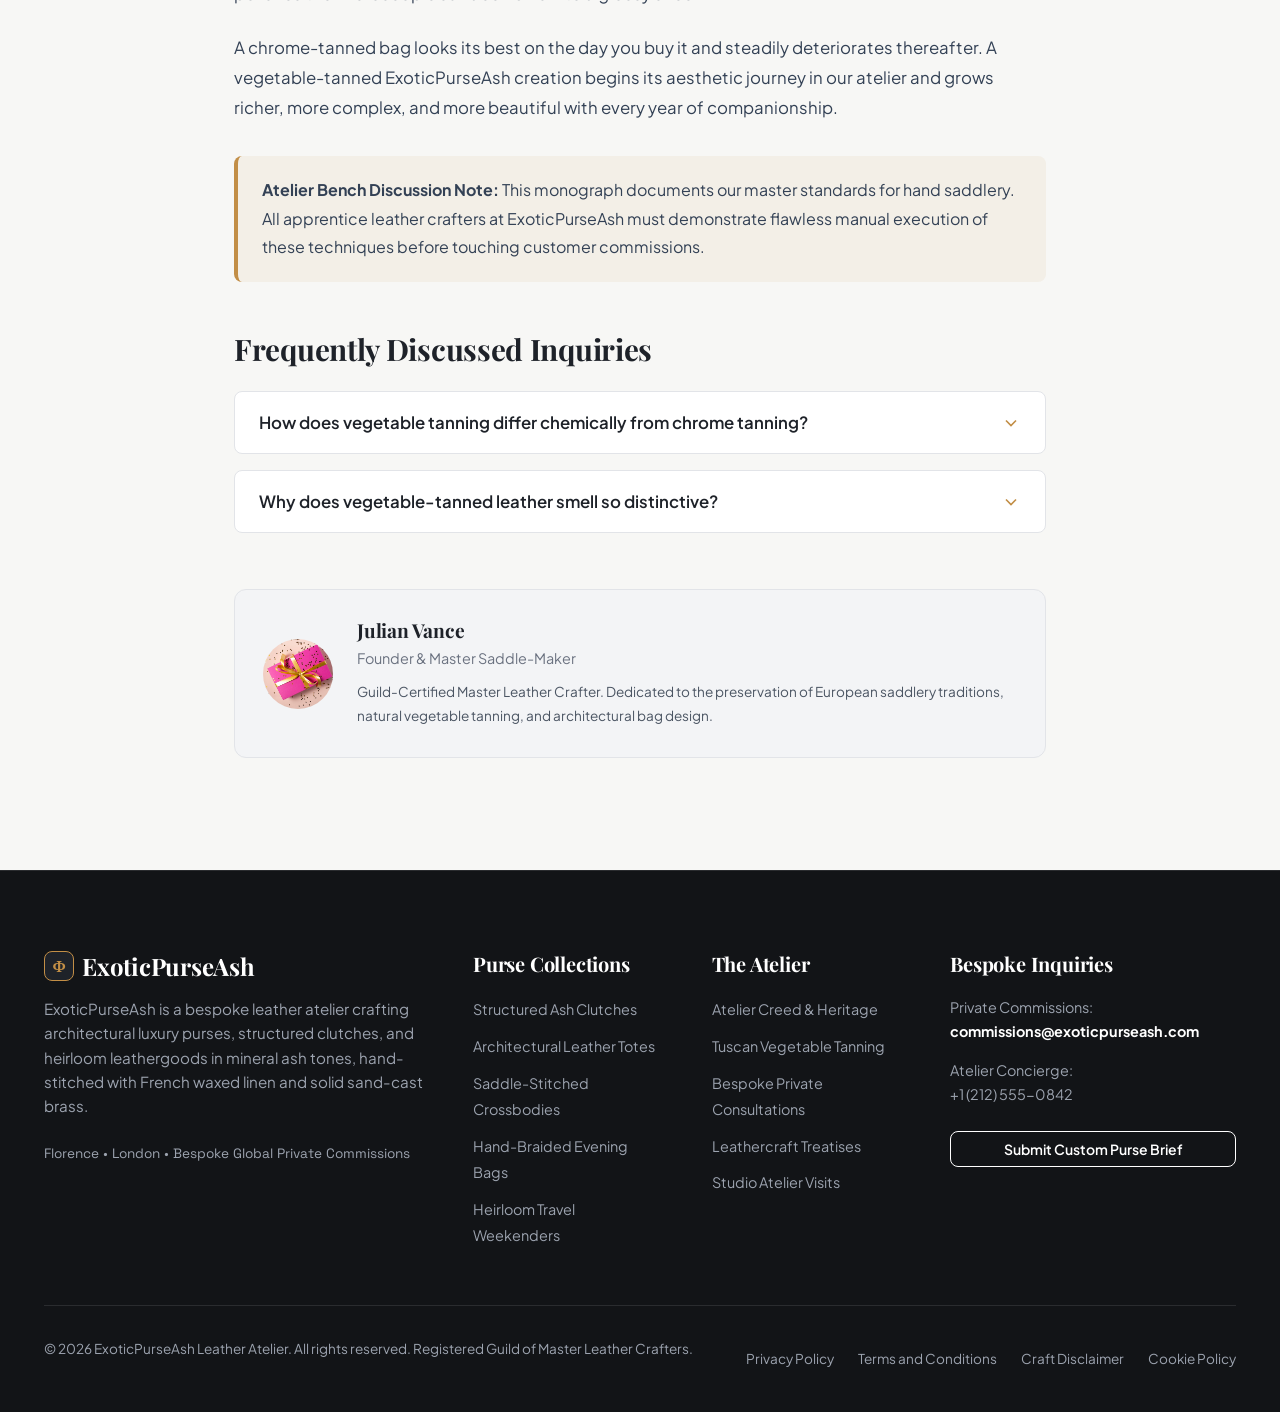
<file: blog/vegetable-tanning-chemistry-and-chestnut-tannin-equilibria.html>
<!DOCTYPE html>
<html lang="en">
<head>
  <meta charset="UTF-8">
  <meta name="viewport" content="width=device-width, initial-scale=1.0">
  <title>Vegetable Tanning Chemistry and Chestnut Tannin Equilibria | ExoticPurseAsh Journal</title>
  <meta name="description" content="In-depth leathercraft treatise on vegetable tanning chemistry and chestnut tannin equilibria: technical physics, craftsmanship methods, and saddlery analysis from ExoticPurseAsh.">
  <link rel="canonical" href="https://exoticpurseash.com/blog/vegetable-tanning-chemistry-and-chestnut-tannin-equilibria.html">
<link rel="preconnect" href="https://fonts.googleapis.com">
<link rel="preconnect" href="https://fonts.gstatic.com" crossorigin>
<link href="https://fonts.googleapis.com/css2?family=Playfair+Display:ital,wght@0,400;0,600;0,700;1,400;1,600&family=Plus+Jakarta+Sans:wght@400;500;600;700;800&family=Space+Grotesk:wght@400;500;700&display=swap" rel="stylesheet">
  <link rel="stylesheet" href="../assets/css/style.css">
  <link rel="icon" href="../favicon.ico">
<!-- Google tag (gtag.js) -->
<script async src="https://www.googletagmanager.com/gtag/js?id=G-0LY0HY7L01"></script>
<script>
  window.dataLayer = window.dataLayer || [];
  function gtag(){dataLayer.push(arguments);}
  gtag("js", new Date());
  gtag("config", "G-0LY0HY7L01");
</script>
</head>
<body>

<!-- Header Navigation -->
<header class="site-header">
  <div class="container">
    <div class="nav-inner">
      <a href="../index.php" class="brand-logo" aria-label="ExoticPurseAsh Atelier">
        <span class="crest-symbol">&Phi;</span>
        <span>ExoticPurseAsh</span>
      </a>
      <ul class="nav-menu">
        <li><a href="../index.php" class="nav-link ">Home</a></li>
        <li><a href="../about.html" class="nav-link ">The Atelier</a></li>
        <li><a href="../blog.html" class="nav-link active">Craft Journal</a></li>
        <li><a href="../contact.html" class="nav-link ">Bespoke Commissions</a></li>
      </ul>
      <div class="nav-actions">
        <a href="../contact.html" class="btn btn-primary btn-sm">Commission a Purse</a>
        <button class="hamburger-btn" id="hamburger-btn" aria-label="Open Navigation Menu">
          <svg viewBox="0 0 24 24" fill="none" stroke="currentColor" stroke-width="2"><line x1="3" y1="12" x2="21" y2="12"/><line x1="3" y1="6" x2="21" y2="6"/><line x1="3" y1="18" x2="21" y2="18"/></svg>
        </button>
      </div>
    </div>
  </div>
</header>

<!-- Mobile Navigation Drawer -->
<div class="drawer-overlay" id="drawer-overlay"></div>
<div class="mobile-drawer" id="mobile-drawer" role="dialog" aria-modal="true" aria-label="Mobile Navigation">
  <div class="drawer-header">
    <a href="../index.php" class="brand-logo" style="font-size:1.35rem;">
      <span class="crest-symbol" style="width:32px;height:32px;font-size:1rem;">&Phi;</span>
      <span>ExoticPurseAsh</span>
    </a>
    <button class="drawer-close-btn" id="drawer-close" aria-label="Close Navigation Menu">
      <svg width="24" height="24" viewBox="0 0 24 24" fill="none" stroke="currentColor" stroke-width="2"><line x1="18" y1="6" x2="6" y2="18"/><line x1="6" y1="6" x2="18" y2="18"/></svg>
    </button>
  </div>
  <ul class="drawer-nav">
    <li><a href="../index.php">Home</a></li>
    <li><a href="../about.html">The Atelier</a></li>
    <li><a href="../blog.html">Craft Journal</a></li>
    <li><a href="../contact.html">Bespoke Commissions</a></li>
    <li><a href="../privacy-policy.html">Privacy Policy</a></li>
    <li><a href="../terms-and-conditions.html">Terms & Conditions</a></li>
  </ul>
  <div style="margin-top:auto;padding-top:1.5rem;border-top:1px solid var(--color-border);">
    <a href="../contact.html" class="btn btn-accent" style="width:100%;">Commission a Purse</a>
  </div>
</div>


<main>
  <article class="container-narrow" style="padding:4rem 1.5rem;">
    <div style="margin-bottom:2rem;">
      <a href="../blog.html" style="color:var(--color-accent);font-weight:600;font-size:0.9rem;">&larr; Back to Craft Journal</a>
      <div style="font-family:var(--font-mono);font-size:0.85rem;color:var(--color-slate-500);margin-top:0.75rem;">
        <span>Leather Chemistry</span> &bull; <span>16 Min Read</span> &bull; <span>Atelier Technical Monograph #797</span>
      </div>
      <h1 style="font-size:2.8rem;margin:1rem 0 1.5rem;line-height:1.2;">Vegetable Tanning Chemistry and Chestnut Tannin Equilibria</h1>
      <div style="display:flex;align-items:center;gap:1rem;">
        <img src="../assets/images/artisan_stitching_leather_bag.jpg" alt="Julian Vance" style="width:48px;height:48px;border-radius:var(--radius-full);object-fit:cover;">
        <div>
          <strong style="color:var(--color-primary);display:block;">Julian Vance</strong>
          <span style="color:var(--color-slate-500);font-size:0.85rem;">Founder & Master Saddle-Maker</span>
        </div>
      </div>
    </div>

    <img src="../assets/images/vegetable_tanned_leather_hides.jpg" alt="Vegetable Tanning Chemistry and Chestnut Tannin Equilibria" class="article-featured-img">

    <div class="article-content">
      <p class="hero-lead" style="color:var(--color-slate-700);font-weight:500;font-size:1.15rem;line-height:1.75;">
        Leather is among humanity's oldest technologies, transforming a perishable biological hide into an enduring, pliable material. In an era dominated by rapid chrome tanning, the ancient artisanal science of vegetable pit tanning remains the gold standard for luxury leathercraft.
      </p>

      <h2>1. The Molecular Architecture of Raw Animal Hide</h2>
      
    <p>To understand the chemistry of tanning, one must first explore the complex histology of raw bovine hide. The skin is composed predominantly of water, fats, and a dense three-dimensional weave of collagen protein fibers. At the molecular level, collagen is a triple helix formed by three polypeptide chains wound tightly around one another.</p>
    <p>These triple helices assemble into microfibrils, which aggregate into sub-fibrils, fibrils, and ultimately into the massive fiber bundles that constitute the dermis. In raw hide, these collagen bundles are held in suspended animation by water molecules forming hydration shells around the amino acid residues.</p>
    <p>If raw hide is simply dried without tanning, the removal of water causes the collagen fibrils to collapse and glue together into a rigid, brittle, translucent sheet of rawhide. If re-exposed to moisture, bacteria immediately attack the un-stabilized proteins, causing rapid putrefaction and rot.</p>
    

      <h2>2. Vegetable Tannins: Natural Plant Polyphenols</h2>
      
    <p>Tanning is the chemical process of permanently cross-linking collagen fibrils, displacing the water molecules, and rendering the protein matrix resistant to bacterial decomposition while preserving structural suppleness. Vegetable tanning accomplishes this using natural polyphenolic compounds synthesized by plants.</p>
    <p>Vegetable tannins are categorized into two primary chemical classes: hydrolyzable tannins (pyrogallol type) and condensed tannins (catechol or proanthocyanidin type). Hydrolyzable tannins, found abundantly in chestnut wood (Castanea sativa) and oak galls, are composed of gallic acid or ellagic acid esters bonded to a central glucose molecule.</p>
    <p>Condensed tannins, extracted from South American quebracho wood and mimosa bark (Acacia mearnsii), consist of flavonoid polymers linked by stable carbon-carbon bonds. Each botanical tannin imparts distinct physical properties to the leather: chestnut provides firmness, density, and dimensional stability, while mimosa confers suppleness, softness, and pale pinkish-amber tones.</p>
    

      <h2>3. The Hydrogen Bonding Mechanism in Collagen Stabilization</h2>
      
    <p>Unlike mineral chrome tanning, which forms covalent coordination complexes with collagen carboxyl groups, vegetable tanning relies primarily on massive multi-point hydrogen bonding and hydrophobic interactions between tannin phenolic hydroxyl groups and the peptide keto-imide groups of collagen.</p>
    <p>As tannin molecules diffuse into the hide, their extensive aromatic rings slide between adjacent collagen chains. The hydroxyl (-OH) groups of the polyphenols form strong hydrogen bonds with the carbonyl oxygen and amino hydrogen atoms of the protein backbone.</p>
    <p>This multi-point cross-linking displaces bound water molecules and coats the collagen fibrils in an organic hydrophobic sheath. The collagen fibers are physically prevented from collapsing together during drying, leaving the tanned hide permanently pliable, dimensionally stable, and completely immune to bacterial decomposition.</p>
    

      <h2>4. The 60-Day Pit Tanning Gradient Dynamics</h2>
      
    <p>The cardinal law of vegetable tanning is patience. Because plant tannin molecules have large molecular weights (ranging from 500 to over 3,000 Daltons), they diffuse through the dense dermal collagen matrix at an extraordinarily slow pace.</p>
    <p>In our partner tanneries in Santa Croce sull'Arno, hides are processed through a series of progressive subterranean pits known as the slow pit system. If raw hide were placed directly into a concentrated tannin bath, the outer grain surface would tan immediately, creating a dense, impermeable barrier that prevents tannins from penetrating the interior core—a catastrophic defect known as 'dead tanning' or case-hardening.</p>
    <p>To avoid this, hides spend sixty days progressing through a series of increasingly concentrated tanning liquors. Starting in mild, seasoned liquors with high astringency and low tannin concentration, the hides gently absorb polyphenols from the inside out, ensuring uniform through-tanning across the entire cross-section of the hide.</p>
    

      <h2>5. The Environmental Catastrophe of Chrome Tanning</h2>
      
    <p>Over ninety percent of global leather production today utilizes mineral chrome tanning, invented in 1858. Chrome tanning employs basic chromium sulfate salts ($Cr(OH)SO_4$) in revolving motorized wooden drums, transforming raw hides into pale blue wet-blue leather in barely twenty-four hours.</p>
    <p>While exceptionally fast and inexpensive, chrome tanning generates devastating environmental consequences. Chromium-laden tannery wastewater can oxidize into hexavalent chromium ($Cr^{VI}$)—a potent carcinogen and mutagen that bioaccumulates in waterways and contaminates drinking supplies in developing manufacturing hubs.</p>
    <p>Furthermore, chrome-tanned leather is saturated with heavy metal salts and synthetic acrylic resins that cannot biodegrade. Discarded chrome bags sit in landfills for centuries, leaching toxic metals into surrounding soils, whereas authentic vegetable-tanned leather is one hundred percent organic and naturally compostable.</p>
    

      <h2>6. Formulating the Unique ExoticPurseAsh Mineral Palette</h2>
      
    <p>The distinctive volcanic ash coloration of our leather is achieved through ancient mineral and botanical chemistry rather than synthetic petrochemical spray paints. In traditional Tuscan craft, natural wood tannins possess an extraordinary chemical affinity for iron salts.</p>
    <p>When chestnut-tanned hides are exposed to a calibrated solution of iron sulfate ($FeSO_4$) and organic wood vinegars, the ferrous ions react instantly with the gallotannins inside the leather, precipitating an insoluble, deep iron-tannate lake pigment within the collagen fibers.</p>
    <p>This reaction permanently transforms the warm tan hide into our signature slate-ash hue. Because the pigment is formed inside the fiber structure itself rather than sitting as a film on top, the leather retains its open pores, natural breathability, and authentic grain character without ever flaking or chipping.</p>
    

      <h2>7. Fatliquoring and Natural Lubrication Dynamics</h2>
      
    <p>After the tanning reaction is complete, the leather must be lubricated to prevent the collagen fibrils from abrading against one another during flexing. This critical step is known as fatliquoring. In commercial production, synthetic sulfonated hydrocarbons and silicone emulsions are pumped into the drums.</p>
    <p>ExoticPurseAsh insists on traditional fatliquoring using raw cold-pressed neat's-foot oil, cod liver oils, and refined tallow. These natural triglycerides penetrate deeply into the interfibrillar spaces, coating each collagen strand in a protective microscopic lipid envelope.</p>
    <p>This natural nourishment gives our ash leather its signature 'buttery' hand-temper: firm and structured enough to maintain architectural bag silhouettes, yet extraordinarily supple, pliable, and warm to the touch.</p>
    

      <h2>8. The Science of Patina Formation in Tuscan Leather</h2>
      
    <p>The defining hallmark of full-grain vegetable-tanned leather is its capacity to develop a rich, lustrous patina over time. Patina is not superficial dirt; it is a complex physical and chemical evolution of the leather surface.</p>
    <p>As you handle your purse, three simultaneous processes occur: natural sebum oils from your skin are absorbed into the porous grain; ambient UV sunlight catalyzes photo-oxidation of the plant polyphenols, gradually warming the ash tones with golden undertones; and friction from clothing polishes the microscopic surface fibrils into a glossy sheen.</p>
    <p>A chrome-tanned bag looks its best on the day you buy it and steadily deteriorates thereafter. A vegetable-tanned ExoticPurseAsh creation begins its aesthetic journey in our atelier and grows richer, more complex, and more beautiful with every year of companionship.</p>
    

      <div class="callout-box">
        <strong>Atelier Bench Discussion Note:</strong> This monograph documents our master standards for hand saddlery. All apprentice leather crafters at ExoticPurseAsh must demonstrate flawless manual execution of these techniques before touching customer commissions.
      </div>

      <h2 style="margin-top:3rem;">Frequently Discussed Inquiries</h2>
      <div class="faq-list" style="margin-top:1.5rem;">
        
    <div class="faq-item">
      <button class="faq-question">
        <span>How does vegetable tanning differ chemically from chrome tanning?</span>
        <svg class="faq-icon" viewBox="0 0 24 24" fill="none" stroke="currentColor" stroke-width="2"><polyline points="6 9 12 15 18 9"/></svg>
      </button>
      <div class="faq-answer">
        <p>Vegetable tanning utilizes natural plant polyphenols (tannins) that bond to collagen fibrils via hydrogen bonds and hydrophobic interactions over 60 days. Chrome tanning utilizes chromium sulfate salts that form rapid coordination complexes in 24 hours, leaving behind toxic heavy metal residues and plastic-like finishes.</p>
      </div>
    </div>
    <div class="faq-item">
      <button class="faq-question">
        <span>Why does vegetable-tanned leather smell so distinctive?</span>
        <svg class="faq-icon" viewBox="0 0 24 24" fill="none" stroke="currentColor" stroke-width="2"><polyline points="6 9 12 15 18 9"/></svg>
      </button>
      <div class="faq-answer">
        <p>The unmistakable aroma of authentic vegetable leather is produced by the natural tannins extracted from chestnut wood, mimosa bark, and quebracho, combined with pure animal fats and organic beeswax finishing balms.</p>
      </div>
    </div>
      </div>

      <div class="author-box">
        <img src="../assets/images/artisan_stitching_leather_bag.jpg" alt="Julian Vance" style="width:70px;height:70px;border-radius:var(--radius-full);object-fit:cover;">
        <div>
          <h4 style="margin-bottom:0.25rem;">Julian Vance</h4>
          <p style="color:var(--color-slate-500);font-size:0.9rem;margin-bottom:0.5rem;">Founder & Master Saddle-Maker</p>
          <p style="font-size:0.85rem;color:var(--color-slate-600);margin-bottom:0;">Guild-Certified Master Leather Crafter. Dedicated to the preservation of European saddlery traditions, natural vegetable tanning, and architectural bag design.</p>
        </div>
      </div>
    </div>
  </article>
</main>

<!-- Footer -->
<footer class="site-footer">
  <div class="container">
    <div class="footer-grid">
      <div class="footer-brand">
        <h3><span class="crest-symbol" style="width:30px;height:30px;font-size:1rem;">&Phi;</span> ExoticPurseAsh</h3>
        <p>ExoticPurseAsh is a bespoke leather atelier crafting architectural luxury purses, structured clutches, and heirloom leathergoods in mineral ash tones, hand-stitched with French waxed linen and solid sand-cast brass.</p>
        <div style="font-family:var(--font-mono);font-size:0.85rem;color:var(--color-slate-400);">
          <span>Florence &bull; London &bull; Bespoke Global Private Commissions</span>
        </div>
      </div>
      <div>
        <h4 class="footer-title">Purse Collections</h4>
        <ul class="footer-links">
          <li><a href="../blog.html">Structured Ash Clutches</a></li>
          <li><a href="../blog.html">Architectural Leather Totes</a></li>
          <li><a href="../blog.html">Saddle-Stitched Crossbodies</a></li>
          <li><a href="../blog.html">Hand-Braided Evening Bags</a></li>
          <li><a href="../blog.html">Heirloom Travel Weekenders</a></li>
        </ul>
      </div>
      <div>
        <h4 class="footer-title">The Atelier</h4>
        <ul class="footer-links">
          <li><a href="../about.html">Atelier Creed & Heritage</a></li>
          <li><a href="../about.html#tannery">Tuscan Vegetable Tanning</a></li>
          <li><a href="../contact.html">Bespoke Private Consultations</a></li>
          <li><a href="../blog.html">Leathercraft Treatises</a></li>
          <li><a href="../contact.html">Studio Atelier Visits</a></li>
        </ul>
      </div>
      <div>
        <h4 class="footer-title">Bespoke Inquiries</h4>
        <p style="font-size:0.9rem;margin-bottom:1rem;">Private Commissions: <br><strong style="color:#ffffff;">commissions@exoticpurseash.com</strong></p>
        <p style="font-size:0.9rem;margin-bottom:1.5rem;">Atelier Concierge: <br>+1 (212) 555-0842</p>
        <a href="../contact.html" class="btn btn-outline-white btn-sm" style="width:100%;">Submit Custom Purse Brief</a>
      </div>
    </div>
    <div class="footer-bottom">
      <p>&copy; 2026 ExoticPurseAsh Leather Atelier. All rights reserved. Registered Guild of Master Leather Crafters.</p>
      <div class="footer-legal-links">
        <a href="../privacy-policy.html">Privacy Policy</a>
        <a href="../terms-and-conditions.html">Terms and Conditions</a>
        <a href="../disclaimer.html">Craft Disclaimer</a>
        <a href="../cookie-policy.html">Cookie Policy</a>
      </div>
    </div>
  </div>
</footer>
<script src="../assets/js/main.js"></script>


</body>
</html>
</file>
<file: assets/css/style.css>
/* ==========================================================================
   ExoticPurseAsh — Luxury Handcrafted Bags & Leather Atelier Design System
   ========================================================================== */

:root {
  --color-primary: #1e2229;
  --color-primary-light: #2d333e;
  --color-primary-dark: #121417;
  --color-accent: #c28e46;
  --color-accent-hover: #9b6a2f;
  --color-ash: #e5e7eb;
  --color-ash-light: #f7f7f5;
  --color-card-bg: #ffffff;
  --color-border: #e2e4e8;
  --color-border-dark: #cbd0d8;
  --color-slate-900: #0f172a;
  --color-slate-700: #334155;
  --color-slate-600: #4b5563;
  --color-slate-500: #6b7280;
  --color-slate-400: #9ca3af;
  --color-slate-100: #f3f4f6;

  --font-heading: 'Playfair Display', Georgia, serif;
  --font-body: 'Plus Jakarta Sans', -apple-system, BlinkMacSystemFont, "Segoe UI", Roboto, sans-serif;
  --font-mono: 'Space Grotesk', monospace;

  --shadow-sm: 0 1px 2px rgba(30, 34, 41, 0.05);
  --shadow-md: 0 4px 6px -1px rgba(30, 34, 41, 0.08), 0 2px 4px -2px rgba(30, 34, 41, 0.05);
  --shadow-lg: 0 10px 15px -3px rgba(30, 34, 41, 0.1), 0 4px 6px -4px rgba(30, 34, 41, 0.05);
  --shadow-xl: 0 20px 25px -5px rgba(30, 34, 41, 0.12), 0 8px 10px -6px rgba(30, 34, 41, 0.04);

  --radius-sm: 4px;
  --radius-md: 8px;
  --radius-lg: 12px;
  --radius-xl: 16px;
  --radius-full: 9999px;

  --transition-fast: 0.15s ease;
  --transition-normal: 0.25s ease;
  --transition-slow: 0.35s ease;
}

*, *::before, *::after {
  box-sizing: border-box;
  margin: 0;
  padding: 0;
}

html {
  font-size: 16px;
  scroll-behavior: smooth;
  -webkit-text-size-adjust: 100%;
}

body {
  font-family: var(--font-body);
  font-size: 1rem;
  line-height: 1.65;
  color: var(--color-slate-700);
  background-color: var(--color-ash-light);
  -webkit-font-smoothing: antialiased;
  -moz-osx-font-smoothing: grayscale;
  overflow-x: hidden;
}

/* Typography */
h1, h2, h3, h4, h5, h6 {
  font-family: var(--font-heading);
  color: var(--color-primary);
  line-height: 1.25;
  font-weight: 700;
  letter-spacing: -0.01em;
}

h1 { font-size: clamp(2.2rem, 4vw, 3.4rem); margin-bottom: 1.25rem; }
h2 { font-size: clamp(1.75rem, 3vw, 2.5rem); margin-bottom: 1rem; }
h3 { font-size: clamp(1.25rem, 2vw, 1.7rem); margin-bottom: 0.75rem; }
h4 { font-size: 1.2rem; margin-bottom: 0.5rem; }

p {
  margin-bottom: 1.25rem;
}

a {
  color: var(--color-accent);
  text-decoration: none;
  transition: color var(--transition-fast);
}

a:hover, a:focus {
  color: var(--color-accent-hover);
}

img {
  max-width: 100%;
  height: auto;
  display: block;
}

/* Containers */
.container {
  width: 100%;
  max-width: 1240px;
  margin: 0 auto;
  padding: 0 1.5rem;
}

.container-narrow {
  max-width: 860px;
  margin: 0 auto;
  padding: 0 1.5rem;
}

/* Buttons */
.btn {
  display: inline-flex;
  align-items: center;
  justify-content: center;
  gap: 0.5rem;
  font-family: var(--font-body);
  font-weight: 600;
  font-size: 0.95rem;
  padding: 0.85rem 1.75rem;
  border-radius: var(--radius-md);
  border: 1px solid transparent;
  cursor: pointer;
  transition: all var(--transition-fast);
  text-align: center;
  line-height: 1.2;
}

.btn-primary {
  background-color: var(--color-primary);
  color: #ffffff;
  border-color: var(--color-primary);
}

.btn-primary:hover {
  background-color: var(--color-primary-light);
  color: #ffffff;
  transform: translateY(-2px);
  box-shadow: var(--shadow-md);
}

.btn-accent {
  background-color: var(--color-accent);
  color: #ffffff;
}

.btn-accent:hover {
  background-color: var(--color-accent-hover);
  color: #ffffff;
  transform: translateY(-2px);
  box-shadow: var(--shadow-md);
}

.btn-outline {
  background-color: transparent;
  border-color: var(--color-primary);
  color: var(--color-primary);
}

.btn-outline:hover {
  background-color: var(--color-primary);
  color: #ffffff;
}

.btn-outline-white {
  background-color: transparent;
  border-color: #ffffff;
  color: #ffffff;
}

.btn-outline-white:hover {
  background-color: #ffffff;
  color: var(--color-primary);
}

.btn-sm {
  padding: 0.55rem 1.15rem;
  font-size: 0.875rem;
}

/* Header & Navigation */
.site-header {
  position: sticky;
  top: 0;
  z-index: 1000;
  background: rgba(247, 247, 245, 0.96);
  backdrop-filter: blur(10px);
  border-bottom: 1px solid var(--color-border);
  box-shadow: var(--shadow-sm);
  transition: all var(--transition-normal);
}

.nav-inner {
  display: flex;
  align-items: center;
  justify-content: space-between;
  height: 80px;
}

.brand-logo {
  display: flex;
  align-items: center;
  gap: 0.75rem;
  font-family: var(--font-heading);
  font-size: 1.65rem;
  font-weight: 700;
  color: var(--color-primary);
  text-decoration: none;
}

.crest-symbol {
  display: inline-flex;
  align-items: center;
  justify-content: center;
  width: 38px;
  height: 38px;
  background: var(--color-primary);
  color: var(--color-accent);
  border-radius: var(--radius-md);
  font-weight: 800;
  font-size: 1.25rem;
  border: 1px solid var(--color-accent);
}

.nav-menu {
  display: flex;
  align-items: center;
  list-style: none;
  gap: 1.75rem;
}

.nav-link {
  font-weight: 500;
  font-size: 0.95rem;
  color: var(--color-slate-700);
  transition: color var(--transition-fast);
  position: relative;
  padding: 0.5rem 0;
}

.nav-link:hover, .nav-link.active {
  color: var(--color-accent);
}

.nav-link.active::after {
  content: '';
  position: absolute;
  bottom: 0;
  left: 0;
  width: 100%;
  height: 2px;
  background-color: var(--color-accent);
}

.nav-actions {
  display: flex;
  align-items: center;
  gap: 1rem;
}

.hamburger-btn {
  display: none;
  background: none;
  border: none;
  cursor: pointer;
  padding: 0.5rem;
  color: var(--color-primary);
}

.hamburger-btn svg {
  width: 28px;
  height: 28px;
  display: block;
}

/* Mobile Drawer */
.mobile-drawer {
  position: fixed;
  top: 0;
  right: -320px;
  width: 320px;
  height: 100vh;
  background: #ffffff;
  z-index: 1100;
  box-shadow: var(--shadow-xl);
  transition: right var(--transition-normal);
  padding: 2rem 1.5rem;
  display: flex;
  flex-direction: column;
}

.mobile-drawer.open {
  right: 0;
}

.drawer-overlay {
  position: fixed;
  top: 0;
  left: 0;
  width: 100vw;
  height: 100vh;
  background: rgba(30, 34, 41, 0.5);
  z-index: 1050;
  opacity: 0;
  pointer-events: none;
  transition: opacity var(--transition-normal);
}

.drawer-overlay.active {
  opacity: 1;
  pointer-events: auto;
}

.drawer-header {
  display: flex;
  align-items: center;
  justify-content: space-between;
  margin-bottom: 2rem;
  border-bottom: 1px solid var(--color-border);
  padding-bottom: 1rem;
}

.drawer-close-btn {
  background: none;
  border: none;
  cursor: pointer;
  color: var(--color-slate-500);
  padding: 0.5rem;
}

.drawer-nav {
  list-style: none;
  display: flex;
  flex-direction: column;
  gap: 1.25rem;
}

.drawer-nav a {
  font-size: 1.1rem;
  font-weight: 600;
  color: var(--color-primary);
  display: block;
}

/* Hero Section */
.hero {
  position: relative;
  background: linear-gradient(135deg, var(--color-primary-dark) 0%, var(--color-primary) 100%);
  color: #ffffff;
  padding: 5rem 0 6rem;
  overflow: hidden;
}

.hero::before {
  content: '';
  position: absolute;
  top: 0;
  left: 0;
  right: 0;
  bottom: 0;
  background: radial-gradient(circle at top right, rgba(194, 142, 70, 0.18), transparent 60%);
  pointer-events: none;
}

.hero-grid {
  display: grid;
  grid-template-columns: 1.1fr 0.9fr;
  gap: 3.5rem;
  align-items: center;
}

.hero-content h1 {
  color: #ffffff;
}

.hero-badge {
  display: inline-flex;
  align-items: center;
  gap: 0.5rem;
  background: rgba(194, 142, 70, 0.2);
  border: 1px solid var(--color-accent);
  color: #fde68a;
  padding: 0.35rem 0.9rem;
  border-radius: var(--radius-full);
  font-size: 0.85rem;
  font-weight: 600;
  letter-spacing: 0.05em;
  text-transform: uppercase;
  margin-bottom: 1.5rem;
}

.hero-lead {
  font-size: 1.2rem;
  line-height: 1.7;
  color: #d1d5db;
  margin-bottom: 2rem;
}

.hero-actions {
  display: flex;
  flex-wrap: wrap;
  gap: 1rem;
  margin-bottom: 2.5rem;
}

.hero-stats {
  display: grid;
  grid-template-columns: repeat(3, 1fr);
  gap: 1.5rem;
  padding-top: 2rem;
  border-top: 1px solid rgba(255, 255, 255, 0.15);
}

.stat-item h3 {
  color: var(--color-accent);
  font-size: 2rem;
  margin-bottom: 0.25rem;
  font-family: var(--font-body);
  font-weight: 800;
}

.stat-item p {
  color: #9ca3af;
  font-size: 0.85rem;
  margin-bottom: 0;
  text-transform: uppercase;
  letter-spacing: 0.05em;
}

.hero-media {
  position: relative;
}

.hero-img-wrapper {
  position: relative;
  border-radius: var(--radius-xl);
  overflow: hidden;
  box-shadow: var(--shadow-xl);
  border: 4px solid rgba(255, 255, 255, 0.1);
}

.hero-img-wrapper img {
  width: 100%;
  height: 480px;
  object-fit: cover;
}

.floating-crest-card {
  position: absolute;
  bottom: -20px;
  left: -20px;
  background: #ffffff;
  color: var(--color-slate-800);
  padding: 1.25rem 1.5rem;
  border-radius: var(--radius-lg);
  box-shadow: var(--shadow-xl);
  border-left: 4px solid var(--color-accent);
  max-width: 270px;
}

.floating-crest-card h4 {
  font-size: 1rem;
  margin-bottom: 0.25rem;
  color: var(--color-primary);
}

.floating-crest-card p {
  font-size: 0.85rem;
  color: var(--color-slate-600);
  margin-bottom: 0;
  line-height: 1.4;
}

/* Sections */
.section {
  padding: 5rem 0;
}

.section-alt {
  background-color: #ffffff;
}

.section-dark {
  background: var(--color-primary);
  color: #ffffff;
}

.section-dark h2, .section-dark h3 {
  color: #ffffff;
}

.section-header {
  text-align: center;
  max-width: 780px;
  margin: 0 auto 3.5rem;
}

.section-tag {
  display: inline-block;
  font-size: 0.85rem;
  font-weight: 700;
  color: var(--color-accent);
  text-transform: uppercase;
  letter-spacing: 0.08em;
  margin-bottom: 0.5rem;
}

.section-desc {
  font-size: 1.15rem;
  color: var(--color-slate-600);
}

.section-dark .section-desc {
  color: #d1d5db;
}

/* Cards & Grids */
.grid-3 {
  display: grid;
  grid-template-columns: repeat(3, 1fr);
  gap: 2rem;
}

.grid-2 {
  display: grid;
  grid-template-columns: repeat(2, 1fr);
  gap: 2.5rem;
  align-items: center;
}

.grid-4 {
  display: grid;
  grid-template-columns: repeat(4, 1fr);
  gap: 1.5rem;
}

.card {
  background: var(--color-card-bg);
  border: 1px solid var(--color-border);
  border-radius: var(--radius-lg);
  padding: 2rem;
  box-shadow: var(--shadow-sm);
  transition: transform var(--transition-fast), box-shadow var(--transition-fast);
  display: flex;
  flex-direction: column;
}

.card:hover {
  transform: translateY(-4px);
  box-shadow: var(--shadow-lg);
  border-color: var(--color-border-dark);
}

.card-icon {
  width: 52px;
  height: 52px;
  border-radius: var(--radius-md);
  background: var(--color-slate-100);
  color: var(--color-accent);
  display: flex;
  align-items: center;
  justify-content: center;
  margin-bottom: 1.5rem;
}

.card-icon svg {
  width: 26px;
  height: 26px;
}

.card h3 {
  font-size: 1.45rem;
  margin-bottom: 0.75rem;
}

.card p {
  color: var(--color-slate-600);
  font-size: 0.95rem;
  line-height: 1.6;
}

/* Product Purse Showcase Cards */
.purse-card {
  background: #ffffff;
  border: 1px solid var(--color-border);
  border-radius: var(--radius-lg);
  overflow: hidden;
  box-shadow: var(--shadow-sm);
  transition: all var(--transition-fast);
  display: flex;
  flex-direction: column;
}

.purse-card:hover {
  transform: translateY(-4px);
  box-shadow: var(--shadow-lg);
}

.purse-media {
  height: 250px;
  position: relative;
  overflow: hidden;
}

.purse-media img {
  width: 100%;
  height: 100%;
  object-fit: cover;
  transition: transform var(--transition-slow);
}

.purse-card:hover .purse-media img {
  transform: scale(1.05);
}

.purse-badge {
  position: absolute;
  top: 1rem;
  right: 1rem;
  background: var(--color-primary);
  color: var(--color-accent);
  font-size: 0.75rem;
  font-weight: 700;
  text-transform: uppercase;
  padding: 0.3rem 0.7rem;
  border-radius: var(--radius-sm);
  letter-spacing: 0.05em;
}

.purse-body {
  padding: 1.75rem;
  flex-grow: 1;
  display: flex;
  flex-direction: column;
}

.purse-meta {
  display: flex;
  justify-content: space-between;
  font-size: 0.85rem;
  color: var(--color-slate-500);
  margin-bottom: 0.75rem;
  font-family: var(--font-mono);
}

/* Comparison Table */
.table-responsive {
  overflow-x: auto;
  border: 1px solid var(--color-border);
  border-radius: var(--radius-lg);
  background: #ffffff;
  box-shadow: var(--shadow-sm);
  margin: 2rem 0;
}

.atelier-table {
  width: 100%;
  border-collapse: collapse;
  text-align: left;
  font-size: 0.95rem;
}

.atelier-table th, .atelier-table td {
  padding: 1rem 1.25rem;
  border-bottom: 1px solid var(--color-border);
}

.atelier-table th {
  background-color: var(--color-slate-100);
  font-family: var(--font-heading);
  font-size: 1.15rem;
  color: var(--color-primary);
  font-weight: 700;
}

.atelier-table tr:hover td {
  background-color: #f8fafc;
}

/* Testimonial Cards */
.testimonial-card {
  background: #ffffff;
  border: 1px solid var(--color-border);
  border-radius: var(--radius-lg);
  padding: 2rem;
  box-shadow: var(--shadow-sm);
  display: flex;
  flex-direction: column;
}

.testimonial-rating {
  color: var(--color-accent);
  margin-bottom: 1rem;
  font-size: 1.1rem;
}

.testimonial-text {
  font-style: italic;
  font-size: 1.05rem;
  color: var(--color-slate-700);
  margin-bottom: 1.5rem;
  flex-grow: 1;
}

.testimonial-author {
  display: flex;
  align-items: center;
  gap: 1rem;
}

.testimonial-author img {
  width: 50px;
  height: 50px;
  border-radius: var(--radius-full);
  object-fit: cover;
}

.author-info h4 {
  font-size: 1rem;
  margin-bottom: 0.15rem;
}

.author-info p {
  font-size: 0.85rem;
  color: var(--color-slate-500);
  margin-bottom: 0;
}

/* FAQ Accordion */
.faq-list {
  max-width: 840px;
  margin: 0 auto;
  display: flex;
  flex-direction: column;
  gap: 1rem;
}

.faq-item {
  border: 1px solid var(--color-border);
  border-radius: var(--radius-md);
  background: #ffffff;
  overflow: hidden;
  transition: border-color var(--transition-fast);
}

.faq-item.active {
  border-color: var(--color-accent);
}

.faq-question {
  width: 100%;
  padding: 1.25rem 1.5rem;
  background: none;
  border: none;
  text-align: left;
  font-family: var(--font-body);
  font-size: 1.05rem;
  font-weight: 600;
  color: var(--color-primary);
  display: flex;
  align-items: center;
  justify-content: space-between;
  cursor: pointer;
  gap: 1rem;
}

.faq-icon {
  width: 20px;
  height: 20px;
  transition: transform var(--transition-fast);
  color: var(--color-accent);
  flex-shrink: 0;
}

.faq-item.active .faq-icon {
  transform: rotate(180deg);
}

.faq-answer {
  padding: 0 1.5rem 1.25rem;
  color: var(--color-slate-600);
  font-size: 0.95rem;
  line-height: 1.6;
  display: none;
}

.faq-item.active .faq-answer {
  display: block;
}

/* Blog Cards */
.blog-card {
  background: #ffffff;
  border: 1px solid var(--color-border);
  border-radius: var(--radius-lg);
  overflow: hidden;
  box-shadow: var(--shadow-sm);
  display: flex;
  flex-direction: column;
  transition: all var(--transition-fast);
}

.blog-card:hover {
  transform: translateY(-4px);
  box-shadow: var(--shadow-lg);
}

.blog-card-media {
  height: 215px;
  overflow: hidden;
}

.blog-card-media img {
  width: 100%;
  height: 100%;
  object-fit: cover;
  transition: transform var(--transition-slow);
}

.blog-card:hover .blog-card-media img {
  transform: scale(1.05);
}

.blog-card-body {
  padding: 1.5rem;
  display: flex;
  flex-direction: column;
  flex-grow: 1;
}

.blog-card-meta {
  font-size: 0.8rem;
  color: var(--color-slate-500);
  margin-bottom: 0.5rem;
  font-family: var(--font-mono);
}

.blog-card-body h3 {
  font-size: 1.35rem;
  margin-bottom: 0.75rem;
  line-height: 1.35;
}

.blog-card-body h3 a {
  color: var(--color-primary);
}

.blog-card-body h3 a:hover {
  color: var(--color-accent);
}

/* Forms */
.form-group {
  margin-bottom: 1.5rem;
}

.form-label {
  display: block;
  font-weight: 600;
  font-size: 0.9rem;
  margin-bottom: 0.5rem;
  color: var(--color-slate-800);
}

.form-control {
  width: 100%;
  padding: 0.85rem 1rem;
  font-family: var(--font-body);
  font-size: 0.95rem;
  border: 1px solid var(--color-border);
  border-radius: var(--radius-md);
  background: #ffffff;
  color: var(--color-slate-800);
  transition: border-color var(--transition-fast), box-shadow var(--transition-fast);
}

.form-control:focus {
  outline: none;
  border-color: var(--color-accent);
  box-shadow: 0 0 0 3px rgba(194, 142, 70, 0.15);
}

textarea.form-control {
  min-height: 130px;
  resize: vertical;
}

/* Legal & Policy Pages Layout (Strict 5-6 lines per paragraph) */
.legal-page {
  padding: 4rem 0 6rem;
  max-width: 860px;
  margin: 0 auto;
}

.legal-page h1 {
  font-size: 2.8rem;
  margin-bottom: 0.5rem;
  color: var(--color-primary);
}

.legal-page h2 {
  font-size: 1.65rem;
  margin-top: 2.5rem;
  margin-bottom: 1rem;
  color: var(--color-primary);
  border-bottom: 1px solid var(--color-border);
  padding-bottom: 0.5rem;
}

.legal-page p {
  font-size: 1.02rem;
  line-height: 1.75;
  color: var(--color-slate-700);
  margin-bottom: 1.5rem;
}

/* Blog Single Article Layout */
.article-header {
  padding: 4rem 0 2.5rem;
  background: linear-gradient(180deg, var(--color-ash) 0%, var(--color-ash-light) 100%);
  border-bottom: 1px solid var(--color-border);
}

.article-content {
  max-width: 820px;
  margin: 3rem auto;
  font-size: 1.05rem;
  line-height: 1.8;
  color: var(--color-slate-800);
}

.article-content h2 {
  font-size: 1.85rem;
  margin-top: 3rem;
  margin-bottom: 1.25rem;
  color: var(--color-primary);
}

.article-content h3 {
  font-size: 1.45rem;
  margin-top: 2rem;
  margin-bottom: 1rem;
  color: var(--color-primary);
}

.article-content p {
  margin-bottom: 1.5rem;
}

.article-featured-img {
  width: 100%;
  max-height: 480px;
  object-fit: cover;
  border-radius: var(--radius-lg);
  margin-bottom: 2.5rem;
  box-shadow: var(--shadow-md);
}

.author-box {
  background: var(--color-slate-100);
  border: 1px solid var(--color-border);
  border-radius: var(--radius-lg);
  padding: 1.75rem;
  margin-top: 3.5rem;
  display: flex;
  align-items: center;
  gap: 1.5rem;
}

.callout-box {
  background: rgba(194, 142, 70, 0.08);
  border-left: 4px solid var(--color-accent);
  padding: 1.25rem 1.5rem;
  border-radius: var(--radius-md);
  margin: 2rem 0;
  font-size: 1rem;
}

/* Footer */
.site-footer {
  background-color: var(--color-primary-dark);
  color: #9ca3af;
  padding: 5rem 0 2rem;
  border-top: 1px solid rgba(255, 255, 255, 0.1);
}

.footer-grid {
  display: grid;
  grid-template-columns: 2fr 1fr 1fr 1.5fr;
  gap: 3rem;
  margin-bottom: 3.5rem;
}

.footer-brand h3 {
  color: #ffffff;
  font-size: 1.5rem;
  margin-bottom: 1rem;
  display: flex;
  align-items: center;
  gap: 0.5rem;
}

.footer-brand p {
  color: #9ca3af;
  font-size: 0.95rem;
  line-height: 1.6;
  margin-bottom: 1.5rem;
}

.footer-title {
  color: #ffffff;
  font-family: var(--font-heading);
  font-size: 1.25rem;
  margin-bottom: 1.25rem;
}

.footer-links {
  list-style: none;
  display: flex;
  flex-direction: column;
  gap: 0.65rem;
}

.footer-links a {
  color: #9ca3af;
  font-size: 0.9rem;
  transition: color var(--transition-fast);
}

.footer-links a:hover {
  color: var(--color-accent);
}

.footer-bottom {
  padding-top: 2rem;
  border-top: 1px solid rgba(255, 255, 255, 0.1);
  display: flex;
  align-items: center;
  justify-content: space-between;
  flex-wrap: wrap;
  gap: 1rem;
  font-size: 0.85rem;
}

.footer-legal-links {
  display: flex;
  gap: 1.5rem;
}

.footer-legal-links a {
  color: #9ca3af;
}

.footer-legal-links a:hover {
  color: #ffffff;
}

/* Responsive */
@media (max-width: 1024px) {
  .hero-grid {
    grid-template-columns: 1fr;
    gap: 2.5rem;
  }
  .hero-media {
    max-width: 600px;
    margin: 0 auto;
  }
  .grid-3 {
    grid-template-columns: repeat(2, 1fr);
  }
  .grid-4 {
    grid-template-columns: repeat(2, 1fr);
  }
  .footer-grid {
    grid-template-columns: 1fr 1fr;
  }
}

@media (max-width: 768px) {
  .nav-menu, .nav-actions .btn-primary {
    display: none;
  }
  .hamburger-btn {
    display: block;
  }
  .grid-3, .grid-2, .grid-4 {
    grid-template-columns: 1fr;
  }
  .footer-grid {
    grid-template-columns: 1fr;
  }
  .hero-stats {
    grid-template-columns: 1fr;
    gap: 1rem;
  }
  .floating-crest-card {
    position: static;
    margin-top: 1rem;
    max-width: 100%;
  }
}
</file>
